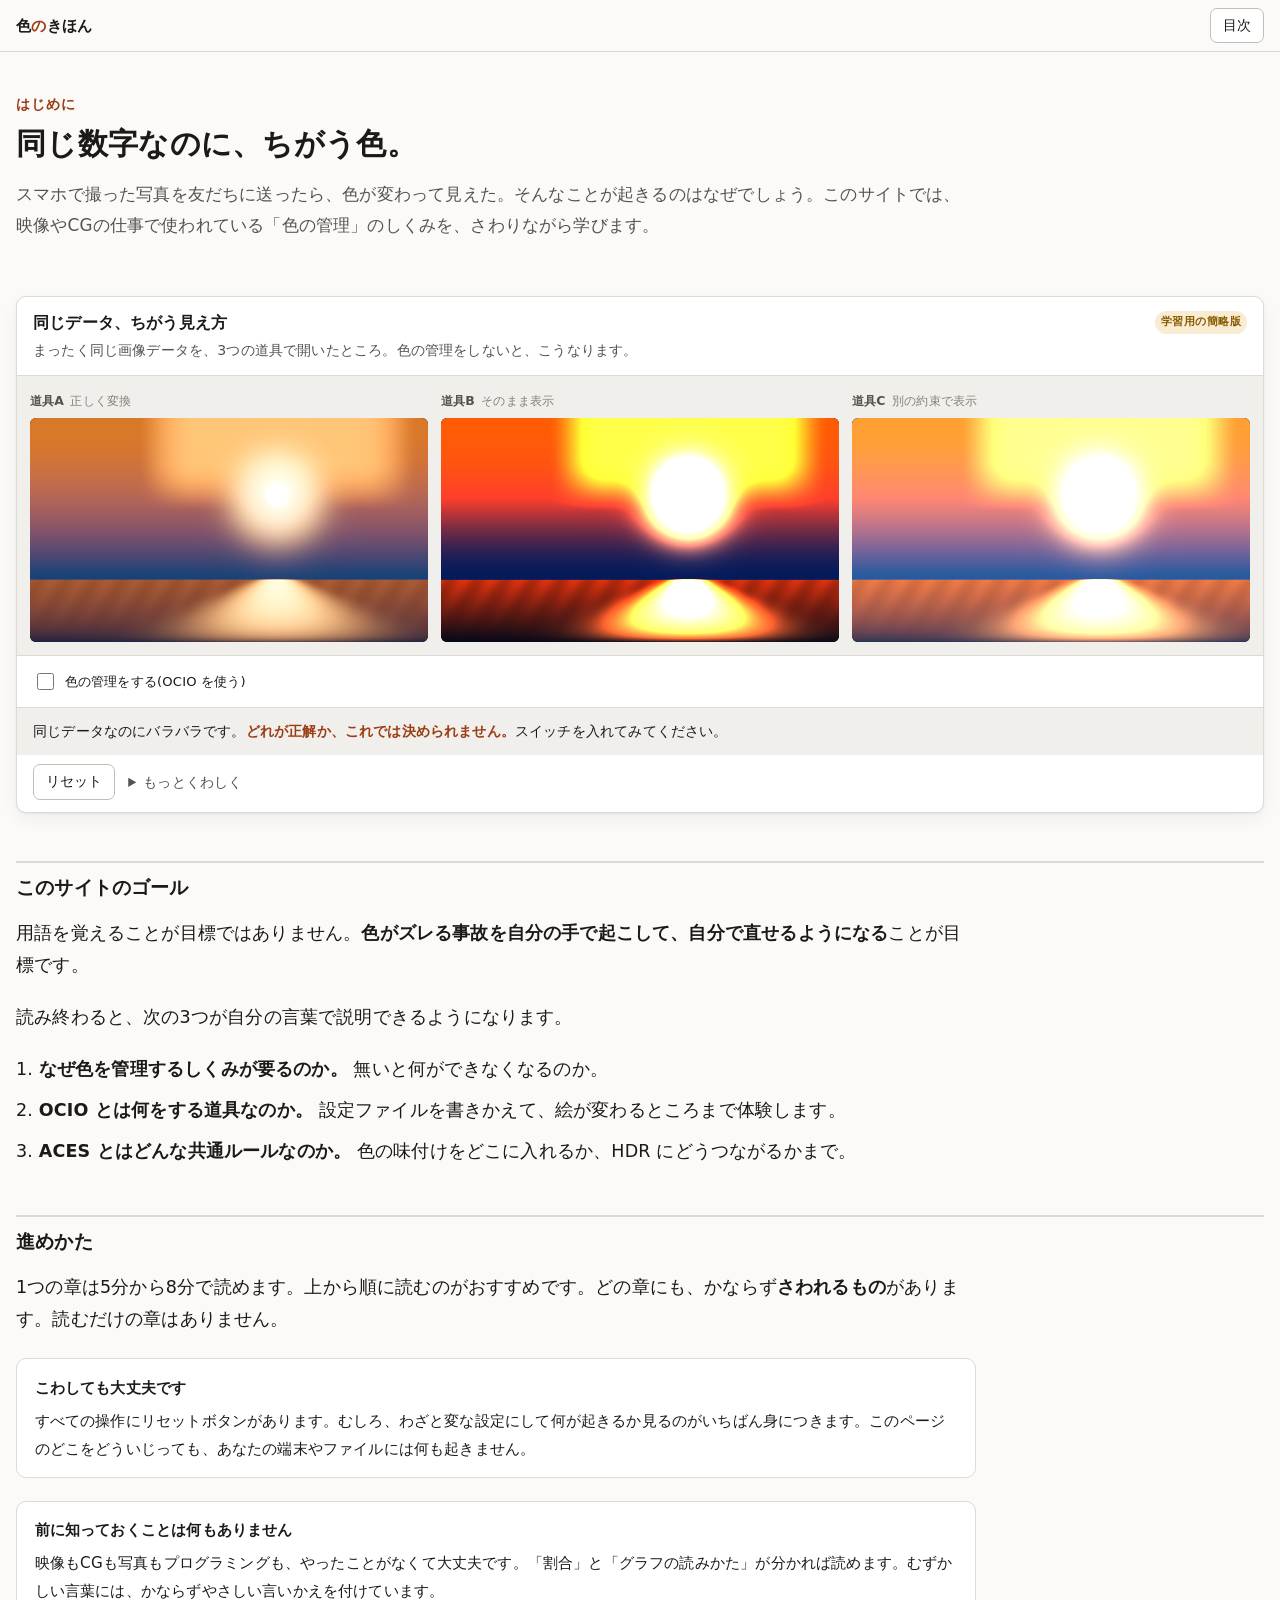
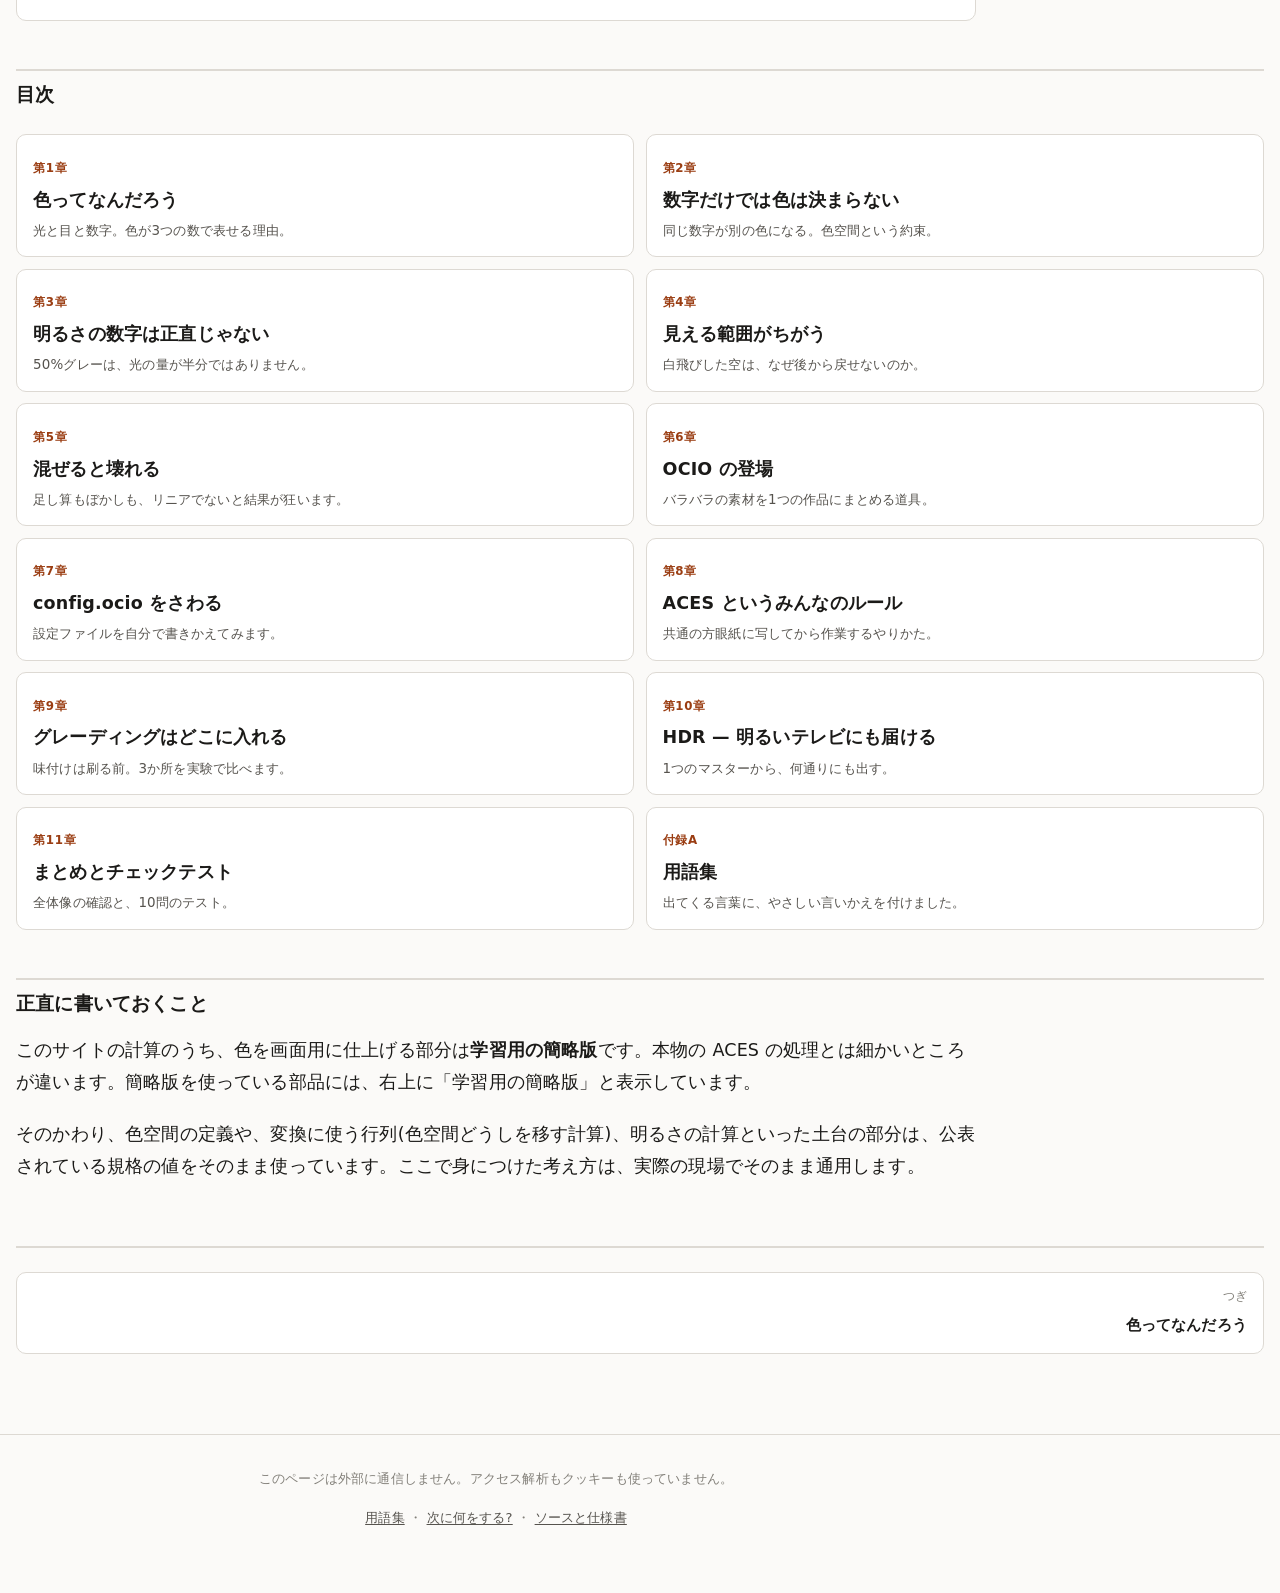
<file: index.html>
<!DOCTYPE html>
<html lang="ja">
<head>
<meta charset="utf-8">
<meta name="viewport" content="width=device-width, initial-scale=1">
<title>はじめに | 色のきほん — OCIO と ACES をさわって学ぶ</title>
<meta name="description" content="このサイトの歩き方">
<meta name="color-scheme" content="light dark">
<link rel="stylesheet" href="assets/css/site.css">
<link rel="icon" href="data:image/svg+xml,%3Csvg xmlns='http://www.w3.org/2000/svg' viewBox='0 0 32 32'%3E%3Crect width='32' height='32' rx='7' fill='%239a3d12'/%3E%3Ccircle cx='12' cy='13' r='6' fill='%23f2b134'/%3E%3Ccircle cx='20' cy='19' r='6' fill='%23e8e4dc' opacity='.85'/%3E%3C/svg%3E">
<script type="module" src="js/main.js"></script>
</head>
<body data-chapter="">
<header class="site-header">
  <div class="site-header-inner">
    <p class="site-title"><a href="index.html">色<span>の</span>きほん</a></p>
    <button class="btn nav-toggle" type="button" aria-controls="chapter-nav" aria-expanded="true" hidden>目次</button>
  </div>
  <nav class="chapter-nav" id="chapter-nav" aria-label="目次">
    <ol>
      <li><a href="index.html" aria-current="page"><span class="num">0</span>はじめに</a></li>
      <li><a href="ch01.html"><span class="num">1</span>色ってなんだろう</a></li>
      <li><a href="ch02.html"><span class="num">2</span>数字だけでは色は決まらない</a></li>
      <li><a href="ch03.html"><span class="num">3</span>明るさの数字は正直じゃない</a></li>
      <li><a href="ch04.html"><span class="num">4</span>見える範囲がちがう</a></li>
      <li><a href="ch05.html"><span class="num">5</span>混ぜると壊れる</a></li>
      <li><a href="ch06.html"><span class="num">6</span>OCIO の登場</a></li>
      <li><a href="ch07.html"><span class="num">7</span>config.ocio をさわる</a></li>
      <li><a href="ch08.html"><span class="num">8</span>ACES というみんなのルール</a></li>
      <li><a href="ch09.html"><span class="num">9</span>グレーディングはどこに入れる</a></li>
      <li><a href="ch10.html"><span class="num">10</span>HDR — 明るいテレビにも届ける</a></li>
      <li><a href="ch11.html"><span class="num">11</span>まとめとチェックテスト</a></li>
      <li><a href="glossary.html"><span class="num">A</span>用語集</a></li>
      <li><a href="next.html"><span class="num">B</span>次に何をする?</a></li>
    </ol>
  </nav>
</header>
<main>
<!-- BODY:START -->
<div class="hero">
  <p class="chapter-kicker">はじめに</p>
  <h1>同じ数字なのに、ちがう色。</h1>
  <p class="lead">
    スマホで撮った写真を友だちに送ったら、色が変わって見えた。そんなことが起きるのはなぜでしょう。このサイトでは、映像やCGの仕事で使われている「色の管理」のしくみを、さわりながら学びます。</p>
</div>

<div data-widget="hero-demo" class="js-mount">
  <div class="js-required">
    <p class="fallback-title">ここは動かして見る部分です</p>
    <p>JavaScript を有効にすると、色がズレる様子をその場で見られます。本文だけでも読み進められます。</p>
  </div>
</div>

<h2>このサイトのゴール</h2>

<p>
  用語を覚えることが目標ではありません。<strong>色がズレる事故を自分の手で起こして、自分で直せるようになる</strong>ことが目標です。</p>

<p>読み終わると、次の3つが自分の言葉で説明できるようになります。</p>

<ol>
  <li><strong>なぜ色を管理するしくみが要るのか。</strong> 無いと何ができなくなるのか。</li>
  <li><strong>OCIO とは何をする道具なのか。</strong> 設定ファイルを書きかえて、絵が変わるところまで体験します。</li>
  <li><strong>ACES とはどんな共通ルールなのか。</strong> 色の味付けをどこに入れるか、HDR にどうつながるかまで。</li>
</ol>

<h2>進めかた</h2>

<p>
  1つの章は5分から8分で読めます。上から順に読むのがおすすめです。どの章にも、かならず<strong>さわれるもの</strong>があります。読むだけの章はありません。</p>

<div class="note">
  <p class="note-title">こわしても大丈夫です</p>
  <p>
    すべての操作にリセットボタンがあります。むしろ、わざと変な設定にして何が起きるか見るのがいちばん身につきます。このページのどこをどういじっても、あなたの端末やファイルには何も起きません。</p>
</div>

<div class="note">
  <p class="note-title">前に知っておくことは何もありません</p>
  <p>
    映像もCGも写真もプログラミングも、やったことがなくて大丈夫です。「割合」と「グラフの読みかた」が分かれば読めます。むずかしい言葉には、かならずやさしい言いかえを付けています。</p>
</div>

<h2>目次</h2>

<p data-storage-notice hidden class="note"></p>

<ul class="toc-grid">
  <li><a class="toc-card" href="ch01.html" data-chapter="ch01">
    <span class="n">第1章</span><span class="t">色ってなんだろう</span>
    <span class="d">光と目と数字。色が3つの数で表せる理由。</span></a></li>
  <li><a class="toc-card" href="ch02.html" data-chapter="ch02">
    <span class="n">第2章</span><span class="t">数字だけでは色は決まらない</span>
    <span class="d">同じ数字が別の色になる。色空間という約束。</span></a></li>
  <li><a class="toc-card" href="ch03.html" data-chapter="ch03">
    <span class="n">第3章</span><span class="t">明るさの数字は正直じゃない</span>
    <span class="d">50%グレーは、光の量が半分ではありません。</span></a></li>
  <li><a class="toc-card" href="ch04.html" data-chapter="ch04">
    <span class="n">第4章</span><span class="t">見える範囲がちがう</span>
    <span class="d">白飛びした空は、なぜ後から戻せないのか。</span></a></li>
  <li><a class="toc-card" href="ch05.html" data-chapter="ch05">
    <span class="n">第5章</span><span class="t">混ぜると壊れる</span>
    <span class="d">足し算もぼかしも、リニアでないと結果が狂います。</span></a></li>
  <li><a class="toc-card" href="ch06.html" data-chapter="ch06">
    <span class="n">第6章</span><span class="t">OCIO の登場</span>
    <span class="d">バラバラの素材を1つの作品にまとめる道具。</span></a></li>
  <li><a class="toc-card" href="ch07.html" data-chapter="ch07">
    <span class="n">第7章</span><span class="t">config.ocio をさわる</span>
    <span class="d">設定ファイルを自分で書きかえてみます。</span></a></li>
  <li><a class="toc-card" href="ch08.html" data-chapter="ch08">
    <span class="n">第8章</span><span class="t">ACES というみんなのルール</span>
    <span class="d">共通の方眼紙に写してから作業するやりかた。</span></a></li>
  <li><a class="toc-card" href="ch09.html" data-chapter="ch09">
    <span class="n">第9章</span><span class="t">グレーディングはどこに入れる</span>
    <span class="d">味付けは刷る前。3か所を実験で比べます。</span></a></li>
  <li><a class="toc-card" href="ch10.html" data-chapter="ch10">
    <span class="n">第10章</span><span class="t">HDR — 明るいテレビにも届ける</span>
    <span class="d">1つのマスターから、何通りにも出す。</span></a></li>
  <li><a class="toc-card" href="ch11.html" data-chapter="ch11">
    <span class="n">第11章</span><span class="t">まとめとチェックテスト</span>
    <span class="d">全体像の確認と、10問のテスト。</span></a></li>
  <li><a class="toc-card" href="glossary.html">
    <span class="n">付録A</span><span class="t">用語集</span>
    <span class="d">出てくる言葉に、やさしい言いかえを付けました。</span></a></li>
</ul>

<h2>正直に書いておくこと</h2>

<p>
  このサイトの計算のうち、色を画面用に仕上げる部分は<strong>学習用の簡略版</strong>です。本物の ACES の処理とは細かいところが違います。簡略版を使っている部品には、右上に「学習用の簡略版」と表示しています。</p>

<p>
  そのかわり、色空間の定義や、変換に使う行列(色空間どうしを移す計算)、明るさの計算といった土台の部分は、公表されている規格の値をそのまま使っています。ここで身につけた考え方は、実際の現場でそのまま通用します。</p>
<!-- BODY:END -->
<nav class="chapter-foot" aria-label="前後の章">
    <a class="next" href="ch01.html" rel="next"><span class="dir">つぎ</span><span class="ttl">色ってなんだろう</span></a>
  </nav>
</main>
<footer class="site-footer">
  <p>このページは外部に通信しません。アクセス解析もクッキーも使っていません。</p>
  <p><a href="glossary.html">用語集</a> ・ <a href="next.html">次に何をする?</a> ・
     <a href="https://github.com/ytaniytani/OCIO-basics">ソースと仕様書</a></p>
</footer>
</body>
</html>
</file>
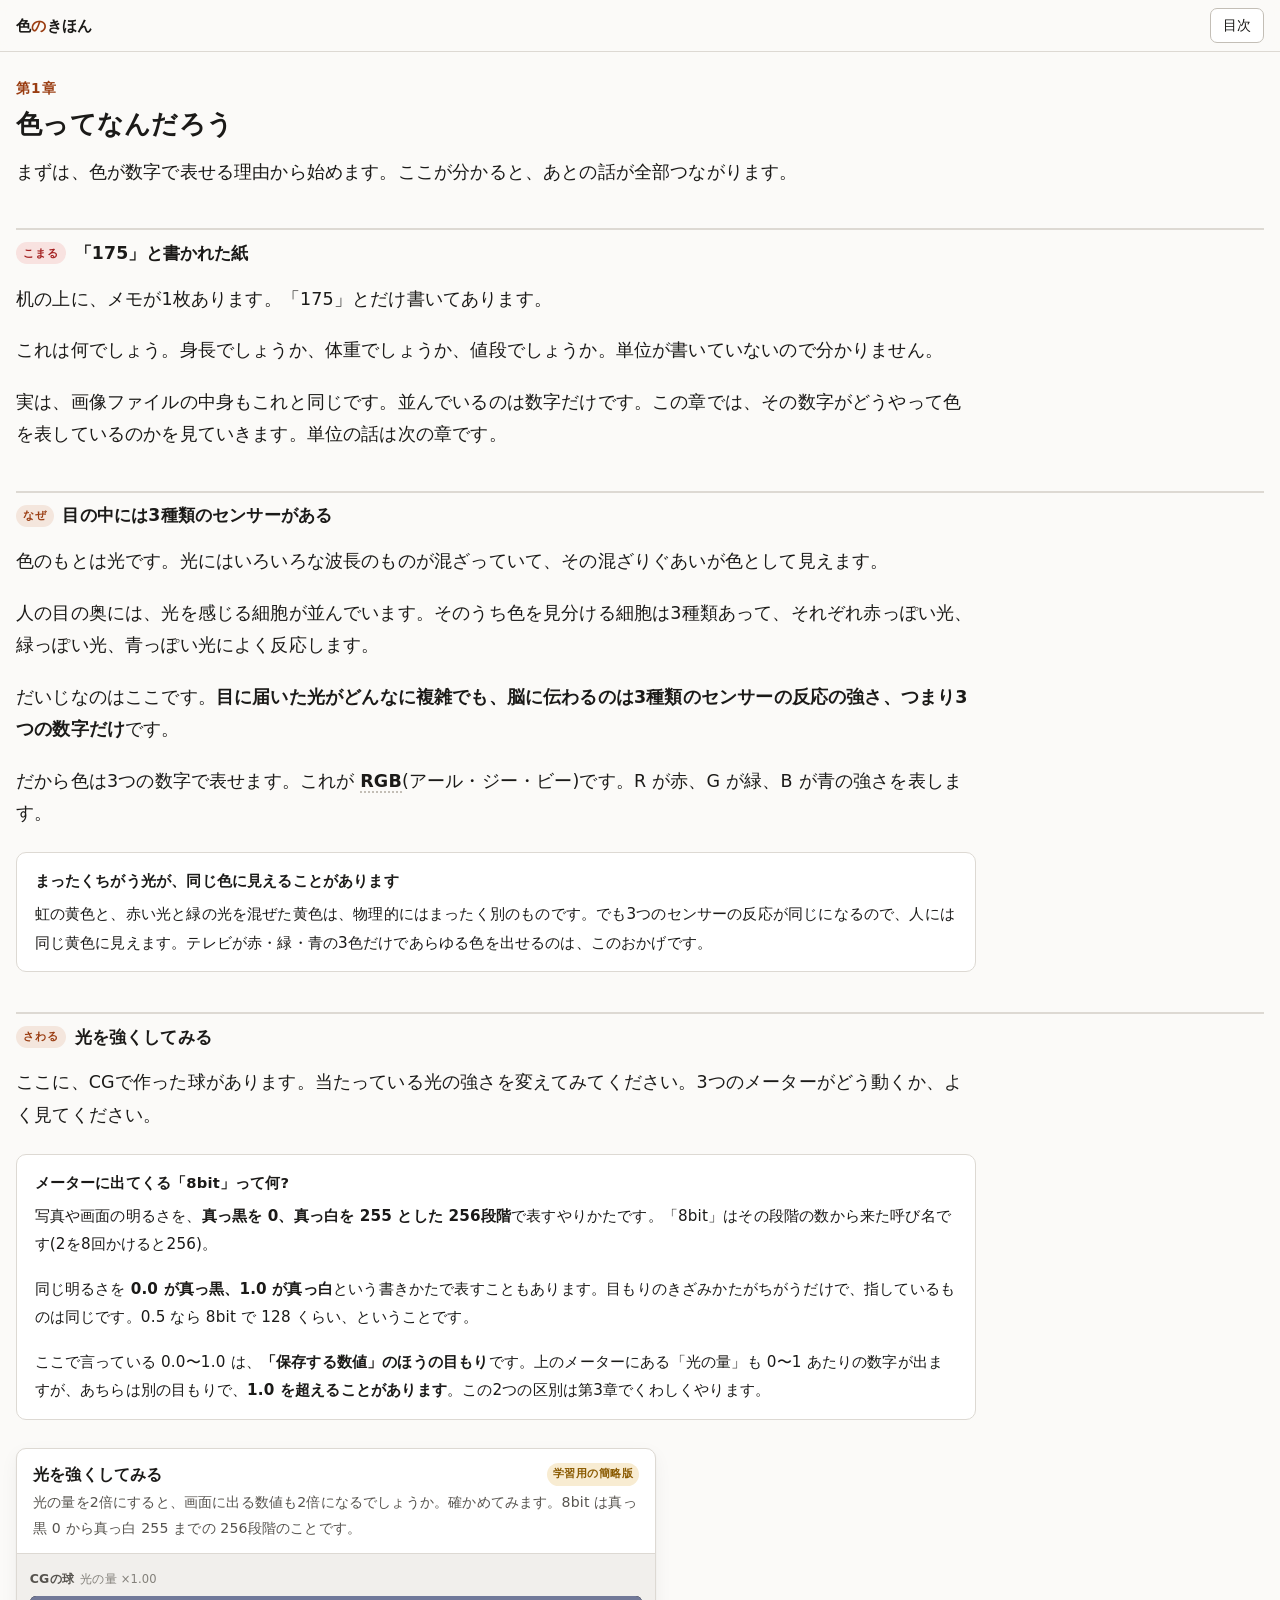
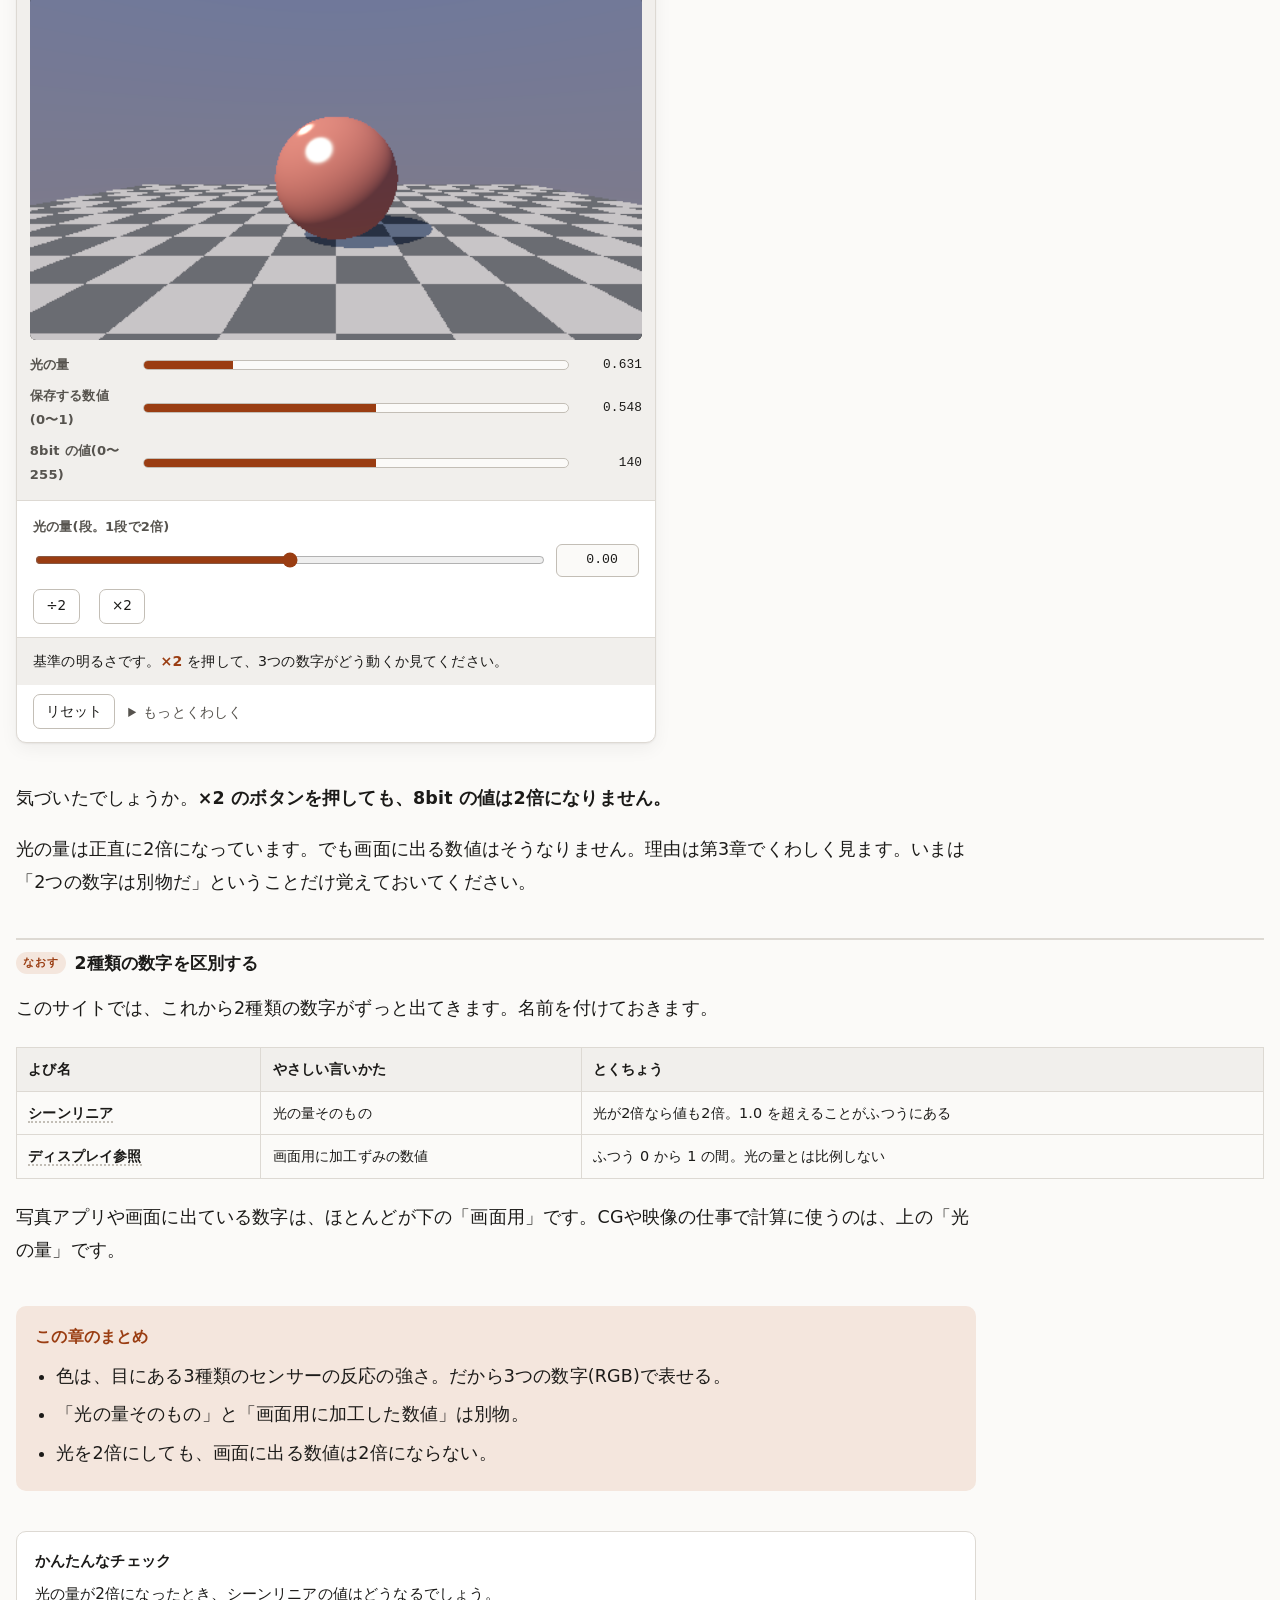
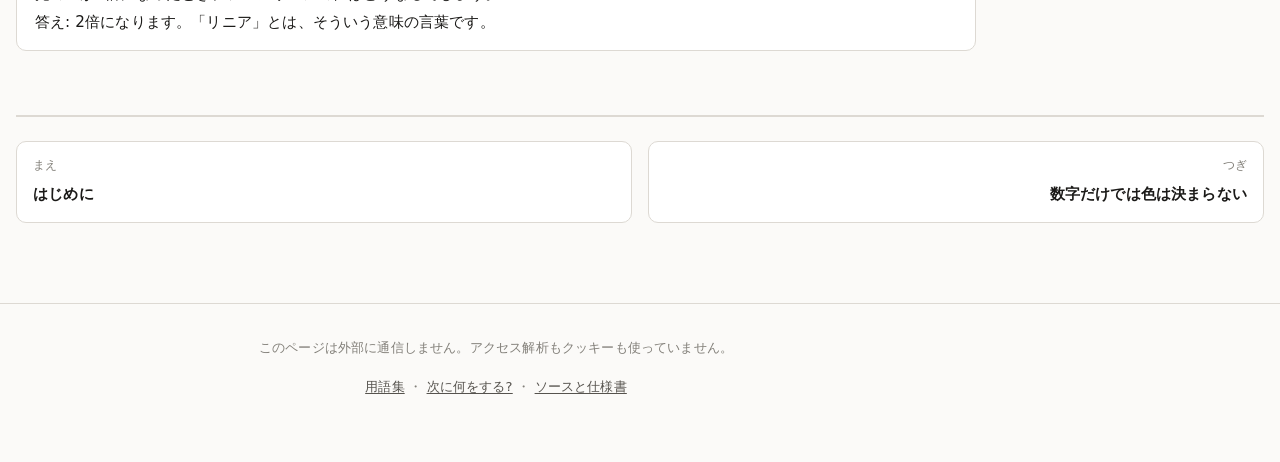
<file: ch01.html>
<!DOCTYPE html>
<html lang="ja">
<head>
<meta charset="utf-8">
<meta name="viewport" content="width=device-width, initial-scale=1">
<title>色ってなんだろう | 色のきほん — OCIO と ACES をさわって学ぶ</title>
<meta name="description" content="光と目と数字。色が3つの数で表せる理由">
<meta name="color-scheme" content="light dark">
<link rel="stylesheet" href="assets/css/site.css">
<link rel="icon" href="data:image/svg+xml,%3Csvg xmlns='http://www.w3.org/2000/svg' viewBox='0 0 32 32'%3E%3Crect width='32' height='32' rx='7' fill='%239a3d12'/%3E%3Ccircle cx='12' cy='13' r='6' fill='%23f2b134'/%3E%3Ccircle cx='20' cy='19' r='6' fill='%23e8e4dc' opacity='.85'/%3E%3C/svg%3E">
<script type="module" src="js/main.js"></script>
</head>
<body data-chapter="ch01">
<header class="site-header">
  <div class="site-header-inner">
    <p class="site-title"><a href="index.html">色<span>の</span>きほん</a></p>
    <button class="btn nav-toggle" type="button" aria-controls="chapter-nav" aria-expanded="true" hidden>目次</button>
  </div>
  <nav class="chapter-nav" id="chapter-nav" aria-label="目次">
    <ol>
      <li><a href="index.html"><span class="num">0</span>はじめに</a></li>
      <li><a href="ch01.html" aria-current="page"><span class="num">1</span>色ってなんだろう</a></li>
      <li><a href="ch02.html"><span class="num">2</span>数字だけでは色は決まらない</a></li>
      <li><a href="ch03.html"><span class="num">3</span>明るさの数字は正直じゃない</a></li>
      <li><a href="ch04.html"><span class="num">4</span>見える範囲がちがう</a></li>
      <li><a href="ch05.html"><span class="num">5</span>混ぜると壊れる</a></li>
      <li><a href="ch06.html"><span class="num">6</span>OCIO の登場</a></li>
      <li><a href="ch07.html"><span class="num">7</span>config.ocio をさわる</a></li>
      <li><a href="ch08.html"><span class="num">8</span>ACES というみんなのルール</a></li>
      <li><a href="ch09.html"><span class="num">9</span>グレーディングはどこに入れる</a></li>
      <li><a href="ch10.html"><span class="num">10</span>HDR — 明るいテレビにも届ける</a></li>
      <li><a href="ch11.html"><span class="num">11</span>まとめとチェックテスト</a></li>
      <li><a href="glossary.html"><span class="num">A</span>用語集</a></li>
      <li><a href="next.html"><span class="num">B</span>次に何をする?</a></li>
    </ol>
  </nav>
</header>
<main>
<!-- BODY:START -->
<p class="chapter-kicker">第1章</p>
<h1>色ってなんだろう</h1>
<p class="lead">まずは、色が数字で表せる理由から始めます。ここが分かると、あとの話が全部つながります。</p>

<h2 class="step step-trouble" data-step="こまる">「175」と書かれた紙</h2>

<p>机の上に、メモが1枚あります。「175」とだけ書いてあります。</p>

<p>これは何でしょう。身長でしょうか、体重でしょうか、値段でしょうか。単位が書いていないので分かりません。</p>

<p>実は、画像ファイルの中身もこれと同じです。並んでいるのは数字だけです。この章では、その数字がどうやって色を表しているのかを見ていきます。単位の話は次の章です。</p>

<h2 class="step" data-step="なぜ">目の中には3種類のセンサーがある</h2>

<p>色のもとは光です。光にはいろいろな波長のものが混ざっていて、その混ざりぐあいが色として見えます。</p>

<p>人の目の奥には、光を感じる細胞が並んでいます。そのうち色を見分ける細胞は3種類あって、それぞれ赤っぽい光、緑っぽい光、青っぽい光によく反応します。</p>

<p>だいじなのはここです。<strong>目に届いた光がどんなに複雑でも、脳に伝わるのは3種類のセンサーの反応の強さ、つまり3つの数字だけ</strong>です。</p>

<p>だから色は3つの数字で表せます。これが <span class="term">RGB</span>(アール・ジー・ビー)です。R が赤、G が緑、B が青の強さを表します。</p>

<div class="note">
  <p class="note-title">まったくちがう光が、同じ色に見えることがあります</p>
  <p>虹の黄色と、赤い光と緑の光を混ぜた黄色は、物理的にはまったく別のものです。でも3つのセンサーの反応が同じになるので、人には同じ黄色に見えます。テレビが赤・緑・青の3色だけであらゆる色を出せるのは、このおかげです。</p>
</div>

<h2 class="step" data-step="さわる">光を強くしてみる</h2>

<p>ここに、CGで作った球があります。当たっている光の強さを変えてみてください。3つのメーターがどう動くか、よく見てください。</p>

<div class="note">
  <p class="note-title">メーターに出てくる「8bit」って何?</p>
  <p>写真や画面の明るさを、<strong>真っ黒を 0、真っ白を 255 とした 256段階</strong>で表すやりかたです。「8bit」はその段階の数から来た呼び名です(2を8回かけると256)。</p>
  <p>同じ明るさを <strong>0.0 が真っ黒、1.0 が真っ白</strong>という書きかたで表すこともあります。目もりのきざみかたがちがうだけで、指しているものは同じです。0.5 なら 8bit で 128 くらい、ということです。</p>
  <p>ここで言っている 0.0〜1.0 は、<strong>「保存する数値」のほうの目もり</strong>です。上のメーターにある「光の量」も 0〜1 あたりの数字が出ますが、あちらは別の目もりで、<strong>1.0 を超えることがあります</strong>。この2つの区別は第3章でくわしくやります。</p>
</div>

<div data-widget="i01" class="js-mount">
  <div class="js-required">
    <p class="fallback-title">ここは動かして見る部分です</p>
    <p>JavaScript を有効にすると、光の強さを変えながら3つの数値の動きを見られます。ポイントは、光の量を2倍にしても、画面に出る数値は2倍にならないということです。</p>
  </div>
</div>

<p>気づいたでしょうか。<strong>×2 のボタンを押しても、8bit の値は2倍になりません。</strong></p>

<p>光の量は正直に2倍になっています。でも画面に出る数値はそうなりません。理由は第3章でくわしく見ます。いまは「2つの数字は別物だ」ということだけ覚えておいてください。</p>

<h2 class="step" data-step="なおす">2種類の数字を区別する</h2>

<p>このサイトでは、これから2種類の数字がずっと出てきます。名前を付けておきます。</p>

<div class="table-wrap">
<table>
<thead><tr><th>よび名</th><th>やさしい言いかた</th><th>とくちょう</th></tr></thead>
<tbody>
<tr><td><span class="term">シーンリニア</span></td><td>光の量そのもの</td><td>光が2倍なら値も2倍。1.0 を超えることがふつうにある</td></tr>
<tr><td><span class="term">ディスプレイ参照</span></td><td>画面用に加工ずみの数値</td><td>ふつう 0 から 1 の間。光の量とは比例しない</td></tr>
</tbody>
</table>
</div>

<p>写真アプリや画面に出ている数字は、ほとんどが下の「画面用」です。CGや映像の仕事で計算に使うのは、上の「光の量」です。</p>

<div class="recap">
  <h3>この章のまとめ</h3>
  <ul>
    <li>色は、目にある3種類のセンサーの反応の強さ。だから3つの数字(RGB)で表せる。</li>
    <li>「光の量そのもの」と「画面用に加工した数値」は別物。</li>
    <li>光を2倍にしても、画面に出る数値は2倍にならない。</li>
  </ul>
</div>

<div class="note">
  <p class="note-title">かんたんなチェック</p>
  <p>光の量が2倍になったとき、シーンリニアの値はどうなるでしょう。<br>
     答え: 2倍になります。「リニア」とは、そういう意味の言葉です。</p>
</div>
<!-- BODY:END -->
<nav class="chapter-foot" aria-label="前後の章">
    <a class="prev" href="index.html" rel="prev"><span class="dir">まえ</span><span class="ttl">はじめに</span></a>
    <a class="next" href="ch02.html" rel="next"><span class="dir">つぎ</span><span class="ttl">数字だけでは色は決まらない</span></a>
  </nav>
</main>
<footer class="site-footer">
  <p>このページは外部に通信しません。アクセス解析もクッキーも使っていません。</p>
  <p><a href="glossary.html">用語集</a> ・ <a href="next.html">次に何をする?</a> ・
     <a href="https://github.com/ytaniytani/OCIO-basics">ソースと仕様書</a></p>
</footer>
</body>
</html>
</file>
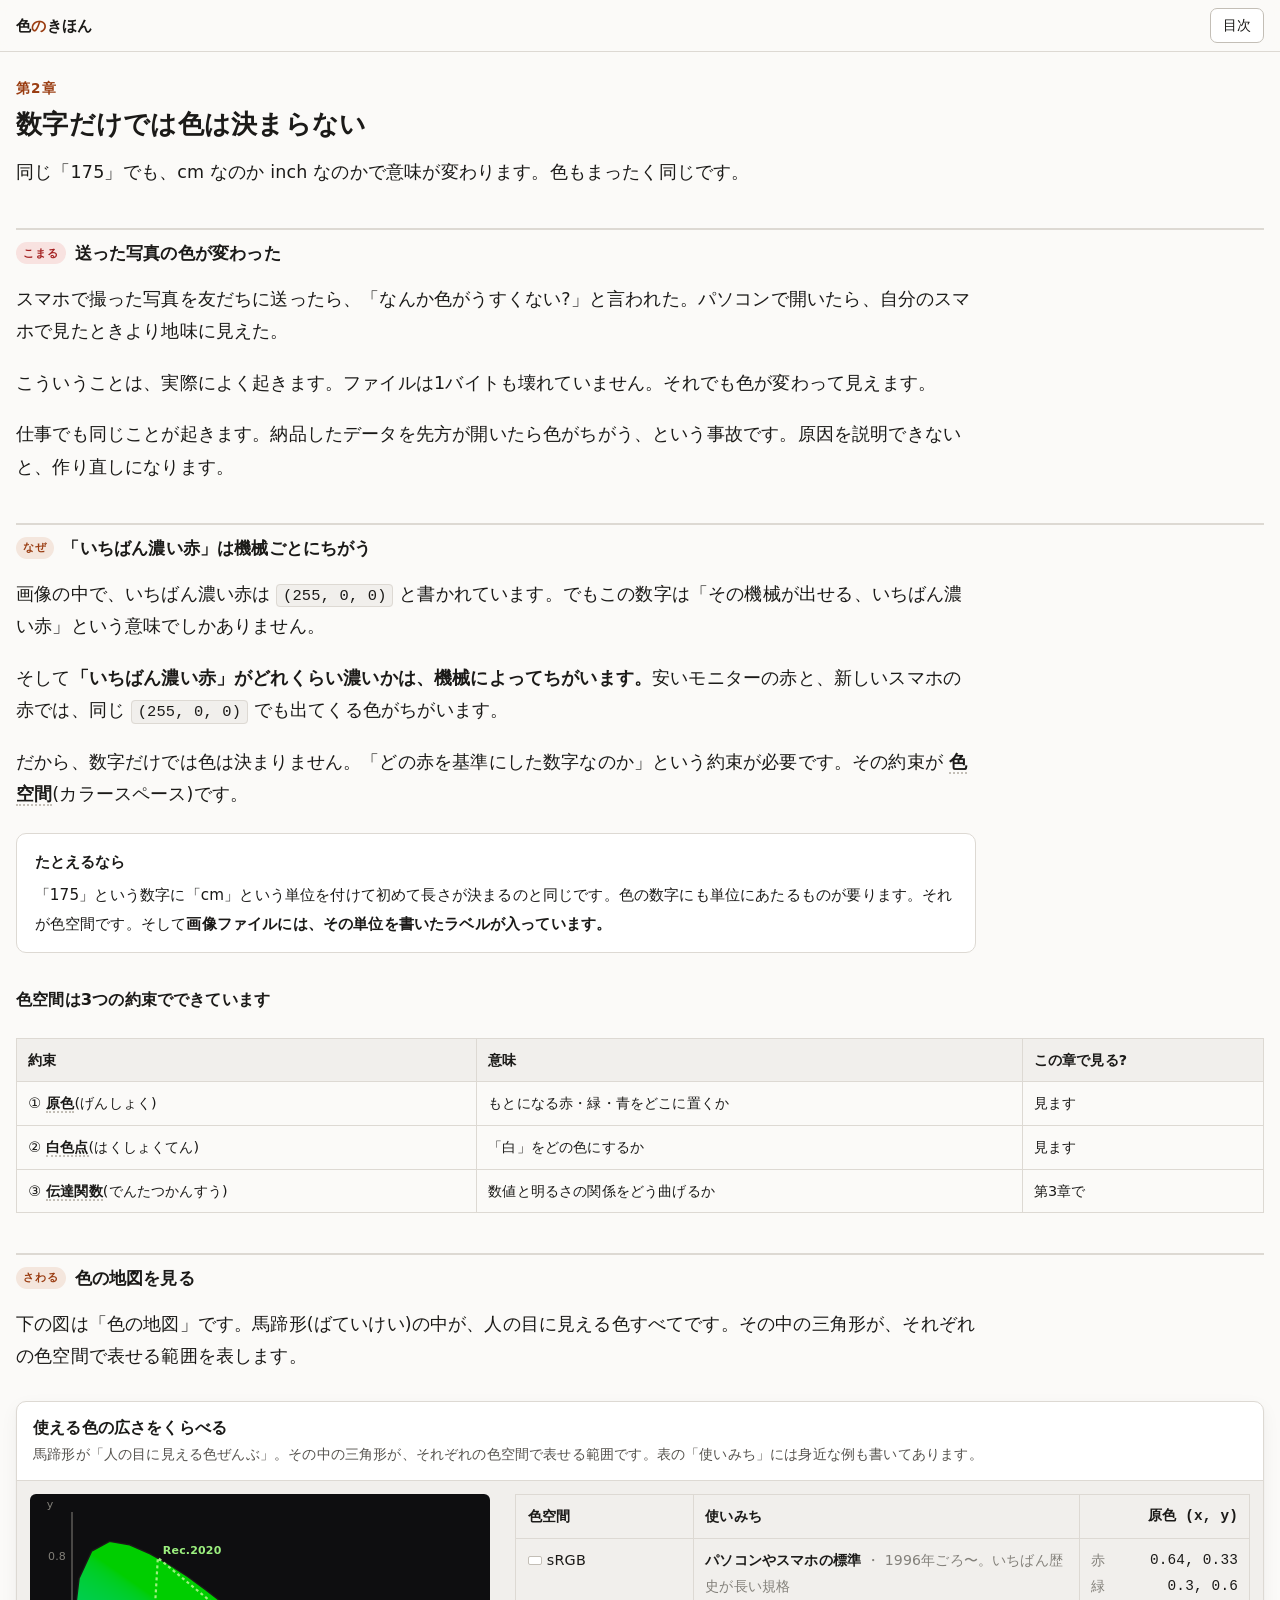
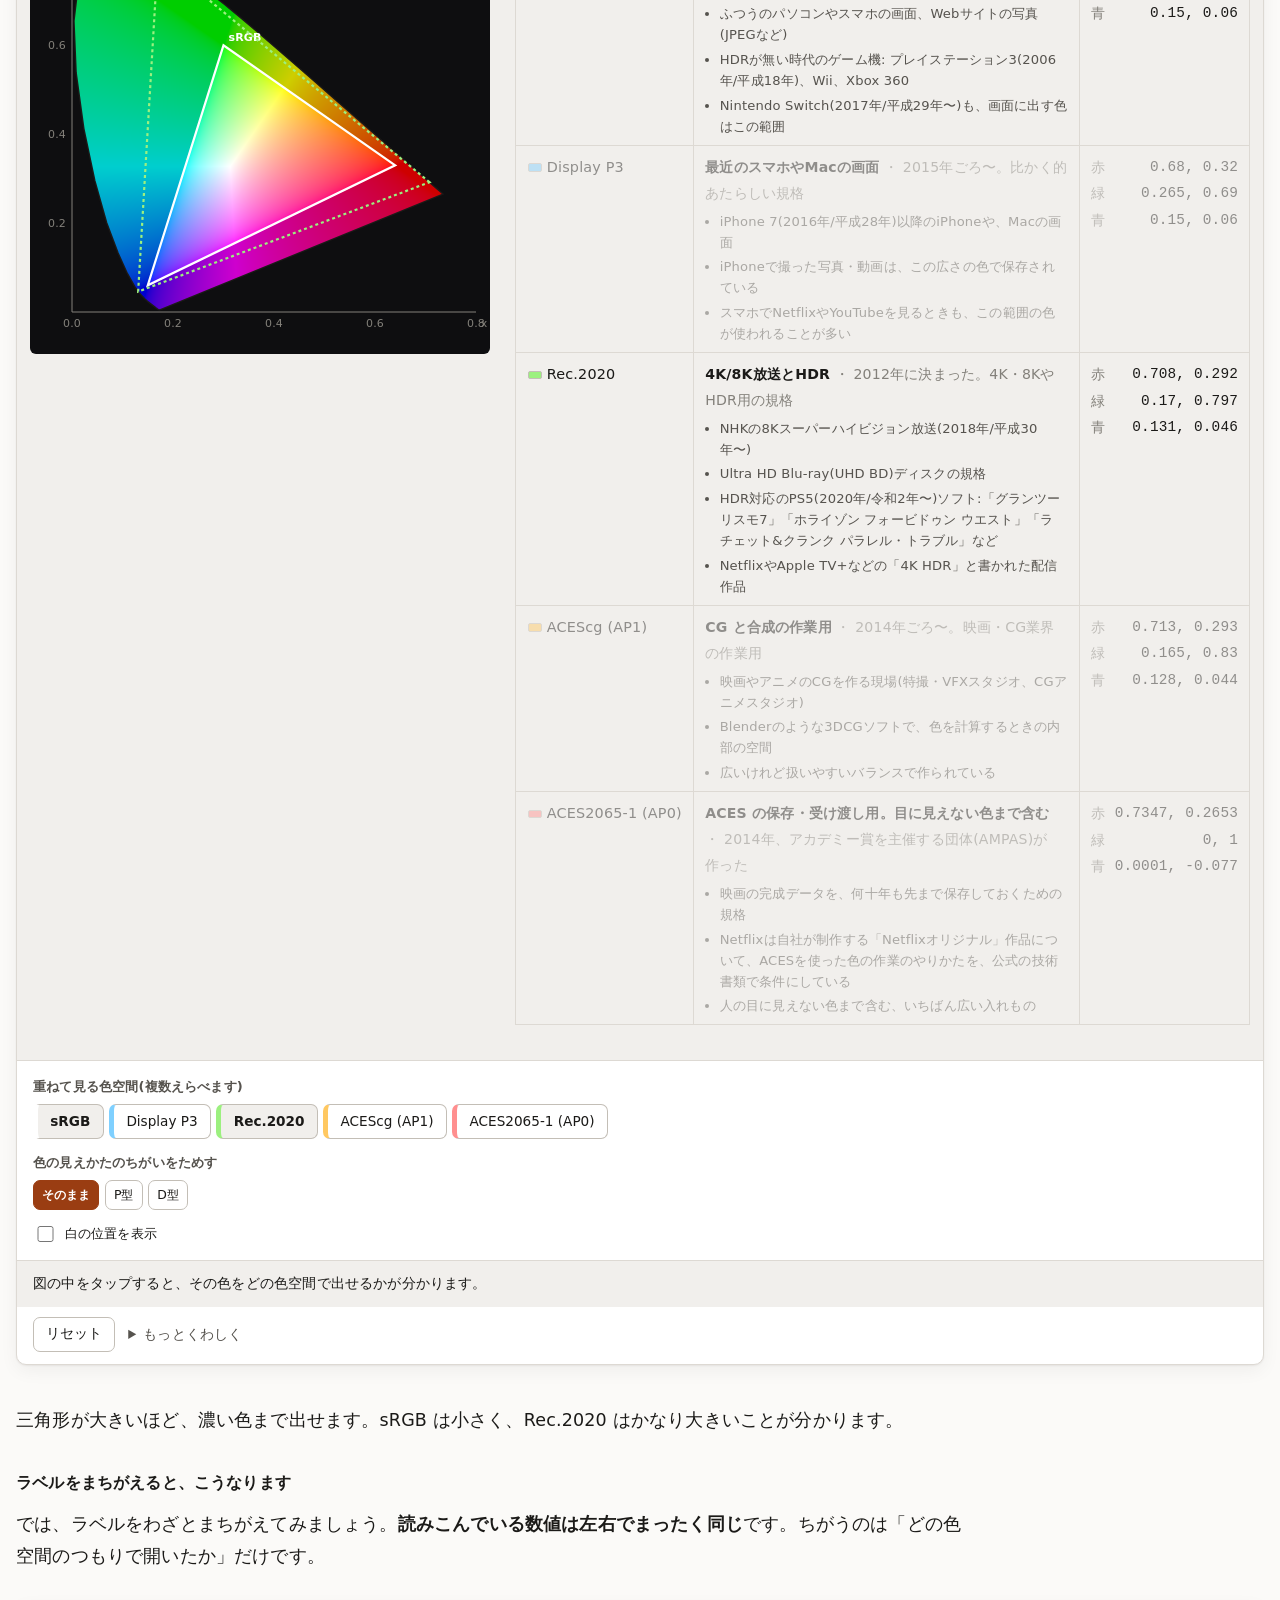
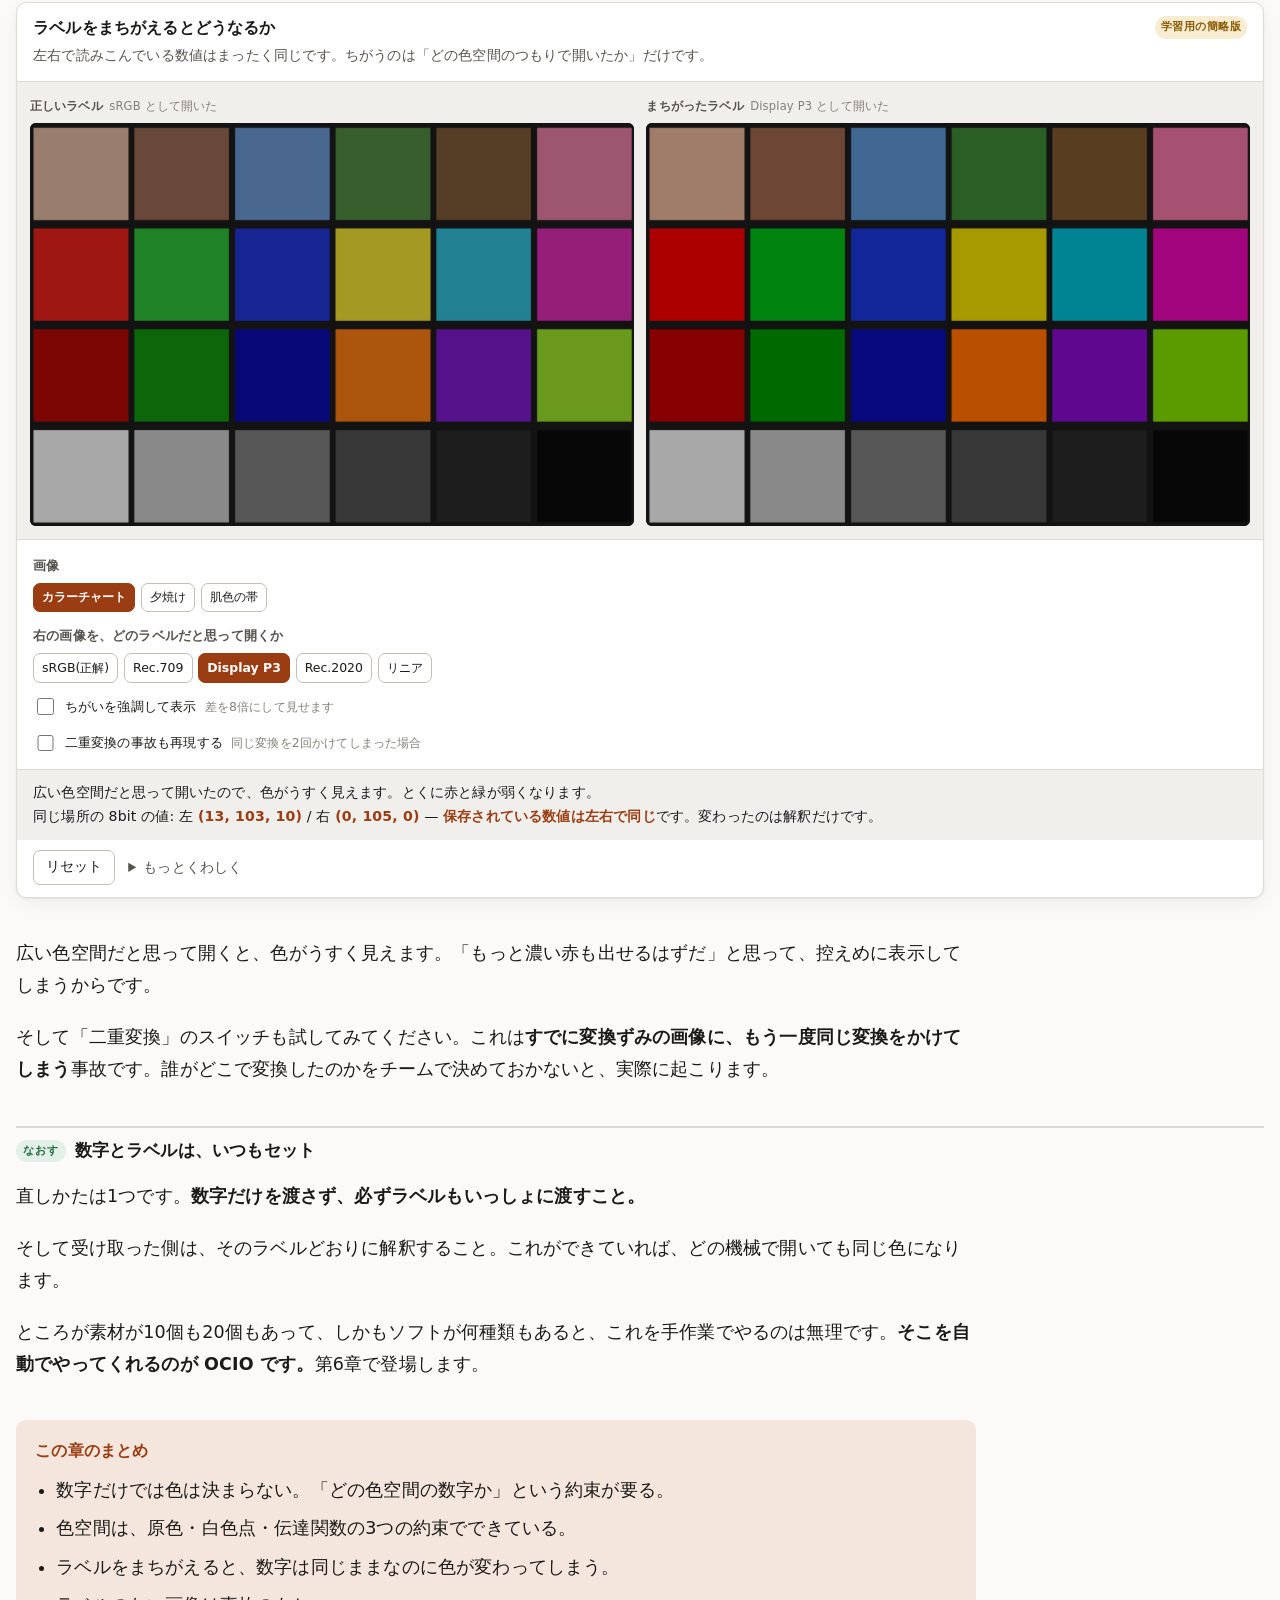
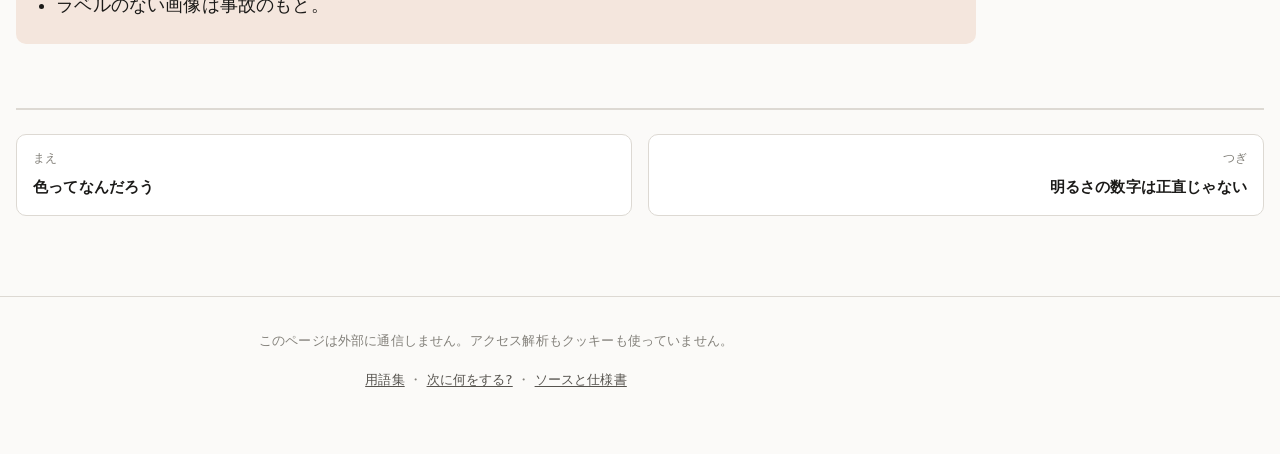
<file: ch02.html>
<!DOCTYPE html>
<html lang="ja">
<head>
<meta charset="utf-8">
<meta name="viewport" content="width=device-width, initial-scale=1">
<title>数字だけでは色は決まらない | 色のきほん — OCIO と ACES をさわって学ぶ</title>
<meta name="description" content="同じ数字が別の色になる。色空間という約束">
<meta name="color-scheme" content="light dark">
<link rel="stylesheet" href="assets/css/site.css">
<link rel="icon" href="data:image/svg+xml,%3Csvg xmlns='http://www.w3.org/2000/svg' viewBox='0 0 32 32'%3E%3Crect width='32' height='32' rx='7' fill='%239a3d12'/%3E%3Ccircle cx='12' cy='13' r='6' fill='%23f2b134'/%3E%3Ccircle cx='20' cy='19' r='6' fill='%23e8e4dc' opacity='.85'/%3E%3C/svg%3E">
<script type="module" src="js/main.js"></script>
</head>
<body data-chapter="ch02">
<header class="site-header">
  <div class="site-header-inner">
    <p class="site-title"><a href="index.html">色<span>の</span>きほん</a></p>
    <button class="btn nav-toggle" type="button" aria-controls="chapter-nav" aria-expanded="true" hidden>目次</button>
  </div>
  <nav class="chapter-nav" id="chapter-nav" aria-label="目次">
    <ol>
      <li><a href="index.html"><span class="num">0</span>はじめに</a></li>
      <li><a href="ch01.html"><span class="num">1</span>色ってなんだろう</a></li>
      <li><a href="ch02.html" aria-current="page"><span class="num">2</span>数字だけでは色は決まらない</a></li>
      <li><a href="ch03.html"><span class="num">3</span>明るさの数字は正直じゃない</a></li>
      <li><a href="ch04.html"><span class="num">4</span>見える範囲がちがう</a></li>
      <li><a href="ch05.html"><span class="num">5</span>混ぜると壊れる</a></li>
      <li><a href="ch06.html"><span class="num">6</span>OCIO の登場</a></li>
      <li><a href="ch07.html"><span class="num">7</span>config.ocio をさわる</a></li>
      <li><a href="ch08.html"><span class="num">8</span>ACES というみんなのルール</a></li>
      <li><a href="ch09.html"><span class="num">9</span>グレーディングはどこに入れる</a></li>
      <li><a href="ch10.html"><span class="num">10</span>HDR — 明るいテレビにも届ける</a></li>
      <li><a href="ch11.html"><span class="num">11</span>まとめとチェックテスト</a></li>
      <li><a href="glossary.html"><span class="num">A</span>用語集</a></li>
      <li><a href="next.html"><span class="num">B</span>次に何をする?</a></li>
    </ol>
  </nav>
</header>
<main>
<!-- BODY:START -->
<p class="chapter-kicker">第2章</p>
<h1>数字だけでは色は決まらない</h1>
<p class="lead">同じ「175」でも、cm なのか inch なのかで意味が変わります。色もまったく同じです。</p>

<h2 class="step step-trouble" data-step="こまる">送った写真の色が変わった</h2>

<p>スマホで撮った写真を友だちに送ったら、「なんか色がうすくない?」と言われた。パソコンで開いたら、自分のスマホで見たときより地味に見えた。</p>

<p>こういうことは、実際によく起きます。ファイルは1バイトも壊れていません。それでも色が変わって見えます。</p>

<p>仕事でも同じことが起きます。納品したデータを先方が開いたら色がちがう、という事故です。原因を説明できないと、作り直しになります。</p>

<h2 class="step" data-step="なぜ">「いちばん濃い赤」は機械ごとにちがう</h2>

<p>画像の中で、いちばん濃い赤は <code>(255, 0, 0)</code> と書かれています。でもこの数字は「その機械が出せる、いちばん濃い赤」という意味でしかありません。</p>

<p>そして<strong>「いちばん濃い赤」がどれくらい濃いかは、機械によってちがいます。</strong>安いモニターの赤と、新しいスマホの赤では、同じ <code>(255, 0, 0)</code> でも出てくる色がちがいます。</p>

<p>だから、数字だけでは色は決まりません。「どの赤を基準にした数字なのか」という約束が必要です。その約束が <span class="term">色空間</span>(カラースペース)です。</p>

<div class="note">
  <p class="note-title">たとえるなら</p>
  <p>「175」という数字に「cm」という単位を付けて初めて長さが決まるのと同じです。色の数字にも単位にあたるものが要ります。それが色空間です。そして<strong>画像ファイルには、その単位を書いたラベルが入っています。</strong></p>
</div>

<h3>色空間は3つの約束でできています</h3>

<div class="table-wrap">
<table>
<thead><tr><th>約束</th><th>意味</th><th>この章で見る?</th></tr></thead>
<tbody>
<tr><td>① <span class="term">原色</span>(げんしょく)</td><td>もとになる赤・緑・青をどこに置くか</td><td>見ます</td></tr>
<tr><td>② <span class="term">白色点</span>(はくしょくてん)</td><td>「白」をどの色にするか</td><td>見ます</td></tr>
<tr><td>③ <span class="term">伝達関数</span>(でんたつかんすう)</td><td>数値と明るさの関係をどう曲げるか</td><td>第3章で</td></tr>
</tbody>
</table>
</div>

<h2 class="step" data-step="さわる">色の地図を見る</h2>

<p>下の図は「色の地図」です。馬蹄形(ばていけい)の中が、人の目に見える色すべてです。その中の三角形が、それぞれの色空間で表せる範囲を表します。</p>

<div data-widget="i04" class="js-mount">
  <div class="js-required">
    <p class="fallback-title">ここは動かして見る部分です</p>
    <p>JavaScript を有効にすると、色空間ごとの範囲を重ねて比べられます。sRGB がいちばん小さく、Rec.2020 はかなり大きく、ACES2065-1 は馬蹄形からはみ出すほど大きい、という関係です。</p>
  </div>
</div>

<p>三角形が大きいほど、濃い色まで出せます。sRGB は小さく、Rec.2020 はかなり大きいことが分かります。</p>

<h3>ラベルをまちがえると、こうなります</h3>

<p>では、ラベルをわざとまちがえてみましょう。<strong>読みこんでいる数値は左右でまったく同じ</strong>です。ちがうのは「どの色空間のつもりで開いたか」だけです。</p>

<div data-widget="i05" class="js-mount">
  <div class="js-required">
    <p class="fallback-title">ここは動かして見る部分です</p>
    <p>JavaScript を有効にすると、色空間のラベルをまちがえたときに色がどう転ぶかを比べられます。広い色空間だと思って開くと色がうすくなり、リニアだと思って開くと白っぽくなります。</p>
  </div>
</div>

<p>広い色空間だと思って開くと、色がうすく見えます。「もっと濃い赤も出せるはずだ」と思って、控えめに表示してしまうからです。</p>

<p>そして「二重変換」のスイッチも試してみてください。これは<strong>すでに変換ずみの画像に、もう一度同じ変換をかけてしまう</strong>事故です。誰がどこで変換したのかをチームで決めておかないと、実際に起こります。</p>

<h2 class="step step-fix" data-step="なおす">数字とラベルは、いつもセット</h2>

<p>直しかたは1つです。<strong>数字だけを渡さず、必ずラベルもいっしょに渡すこと。</strong></p>

<p>そして受け取った側は、そのラベルどおりに解釈すること。これができていれば、どの機械で開いても同じ色になります。</p>

<p>ところが素材が10個も20個もあって、しかもソフトが何種類もあると、これを手作業でやるのは無理です。<strong>そこを自動でやってくれるのが OCIO です。</strong>第6章で登場します。</p>

<div class="recap">
  <h3>この章のまとめ</h3>
  <ul>
    <li>数字だけでは色は決まらない。「どの色空間の数字か」という約束が要る。</li>
    <li>色空間は、原色・白色点・伝達関数の3つの約束でできている。</li>
    <li>ラベルをまちがえると、数字は同じままなのに色が変わってしまう。</li>
    <li>ラベルのない画像は事故のもと。</li>
  </ul>
</div>
<!-- BODY:END -->
<nav class="chapter-foot" aria-label="前後の章">
    <a class="prev" href="ch01.html" rel="prev"><span class="dir">まえ</span><span class="ttl">色ってなんだろう</span></a>
    <a class="next" href="ch03.html" rel="next"><span class="dir">つぎ</span><span class="ttl">明るさの数字は正直じゃない</span></a>
  </nav>
</main>
<footer class="site-footer">
  <p>このページは外部に通信しません。アクセス解析もクッキーも使っていません。</p>
  <p><a href="glossary.html">用語集</a> ・ <a href="next.html">次に何をする?</a> ・
     <a href="https://github.com/ytaniytani/OCIO-basics">ソースと仕様書</a></p>
</footer>
</body>
</html>
</file>
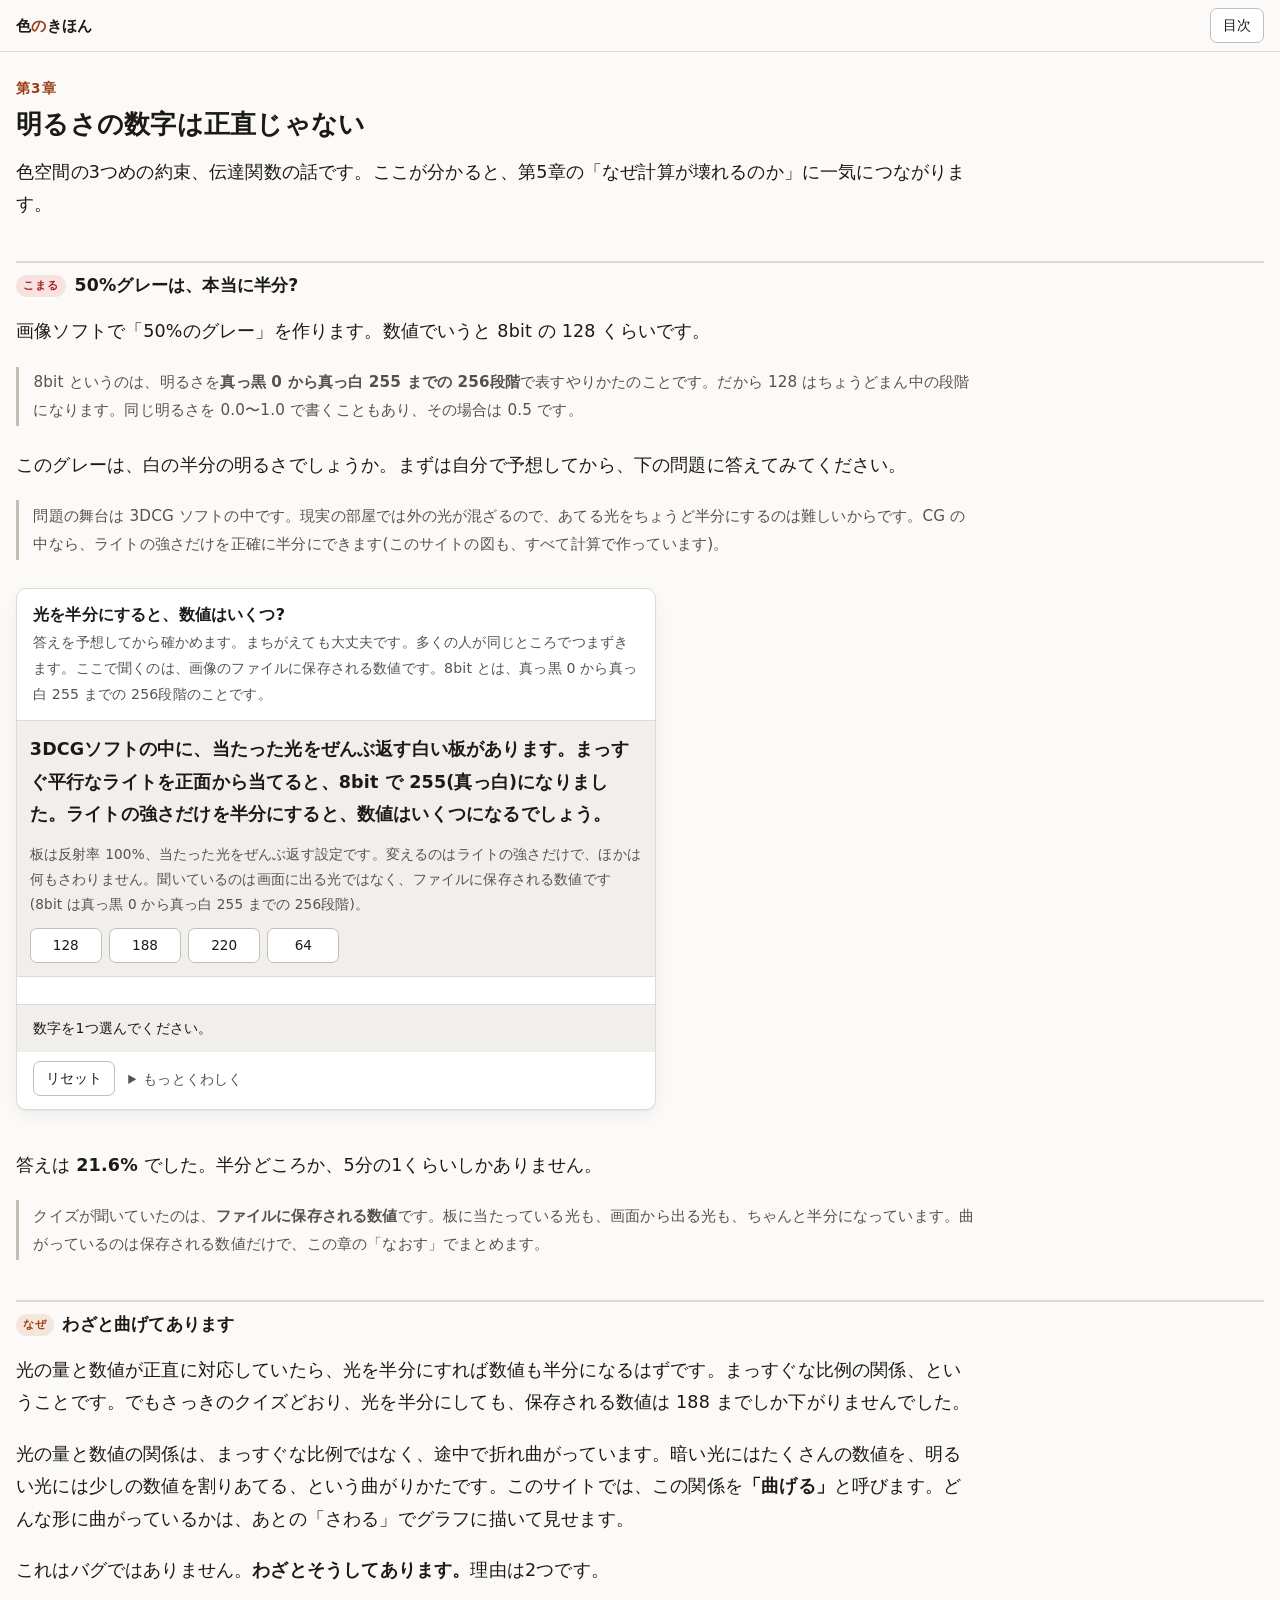
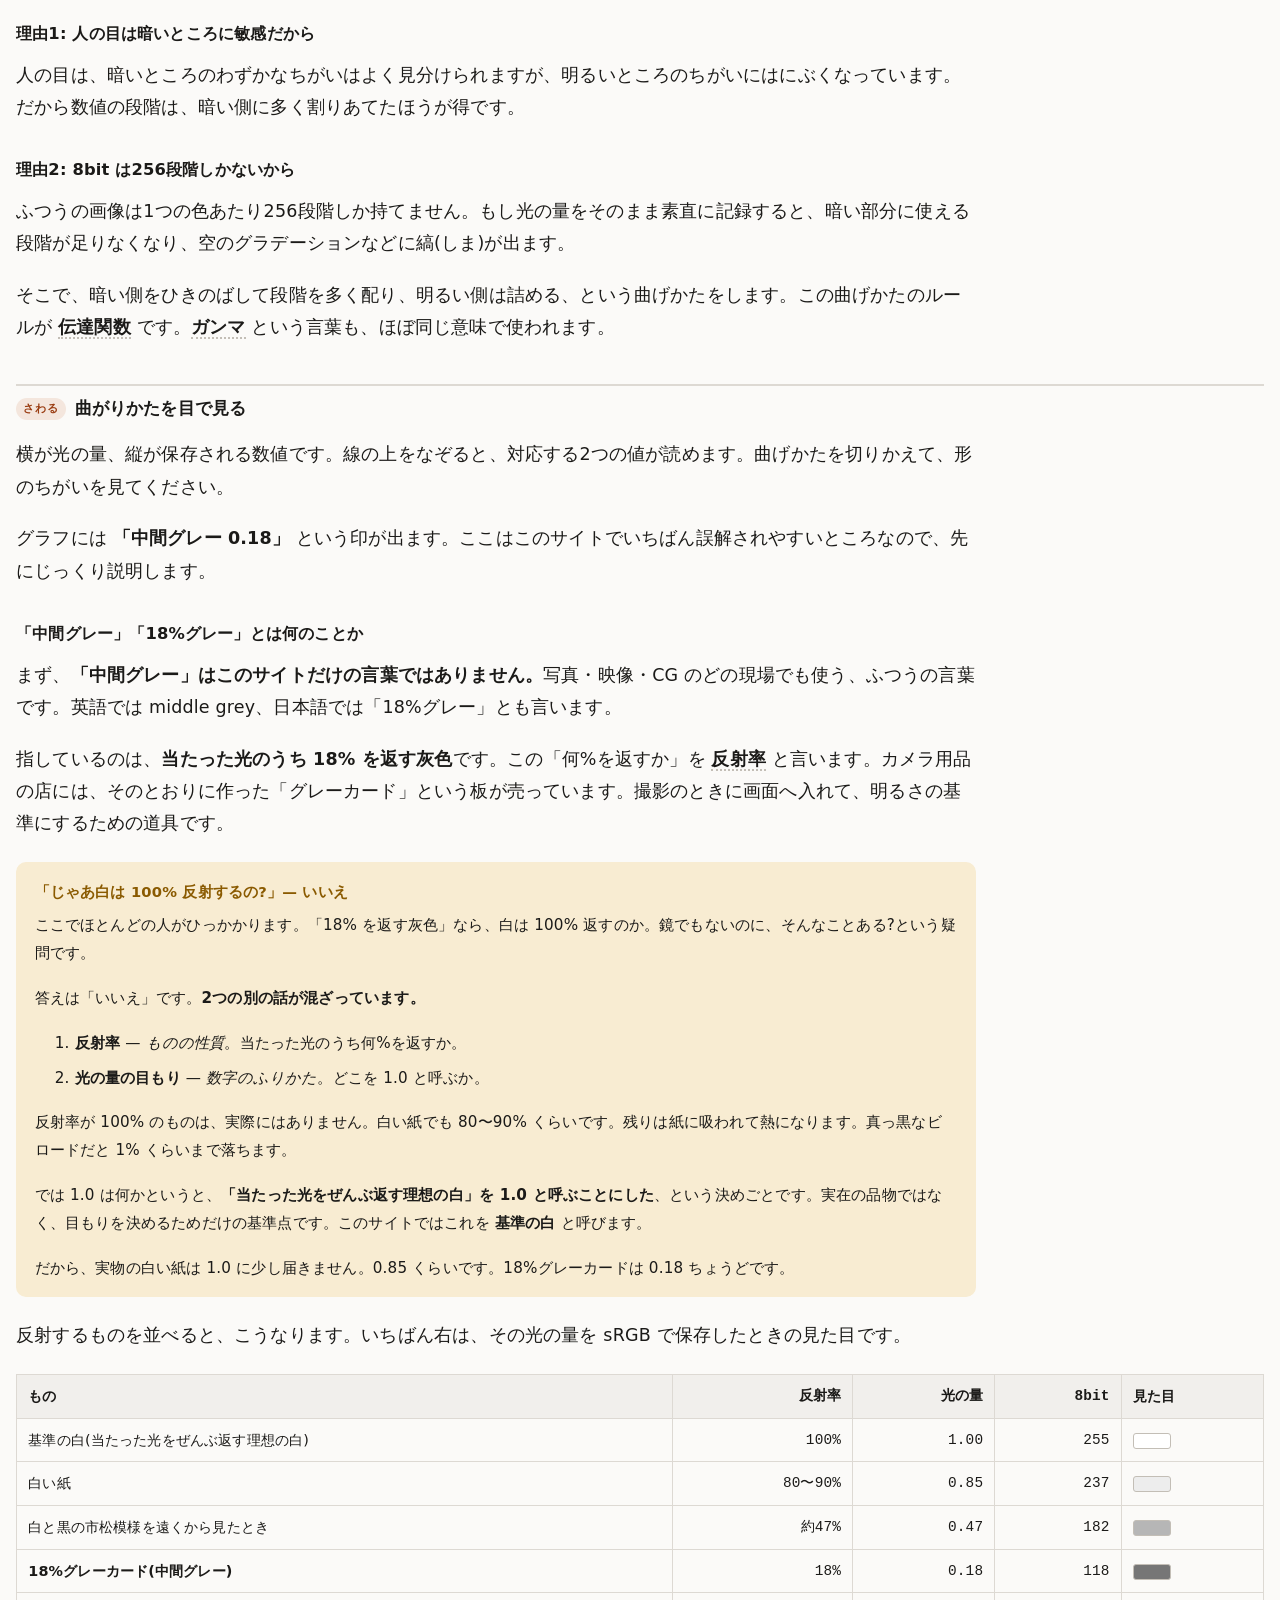
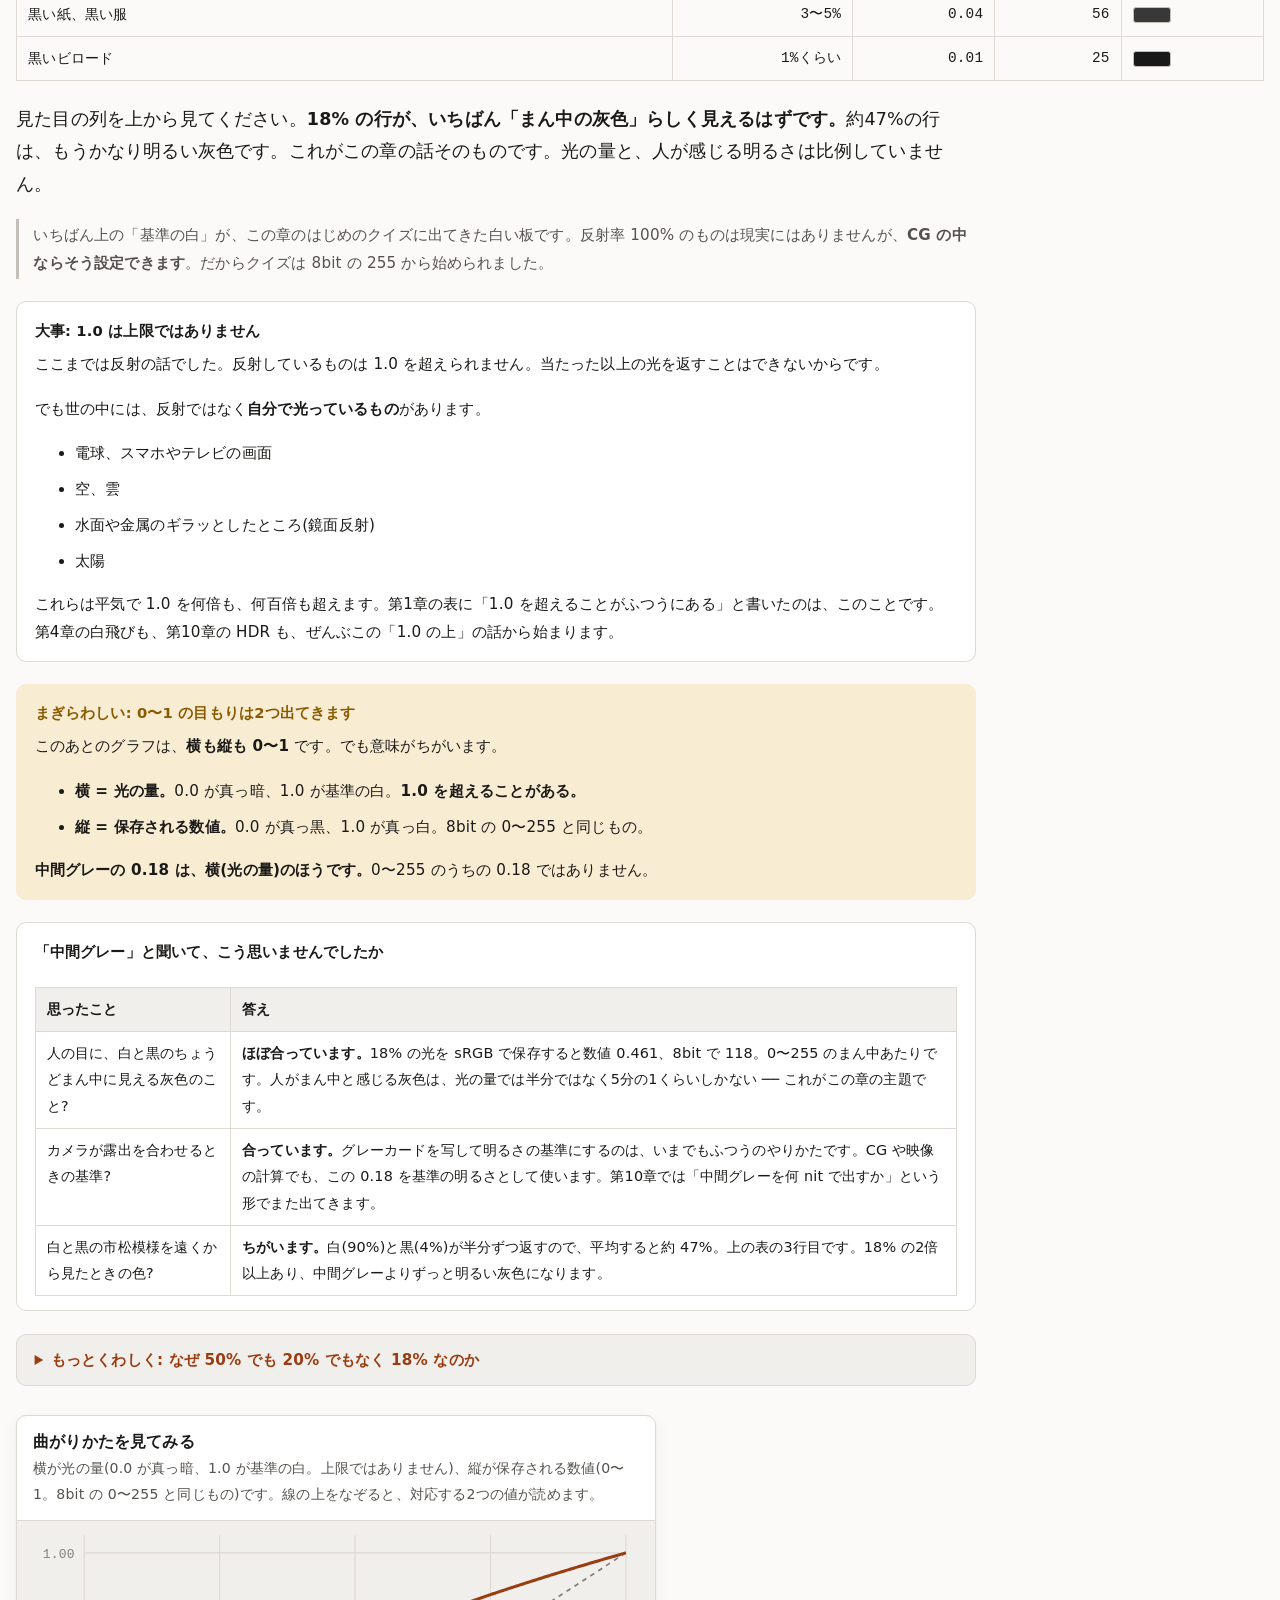
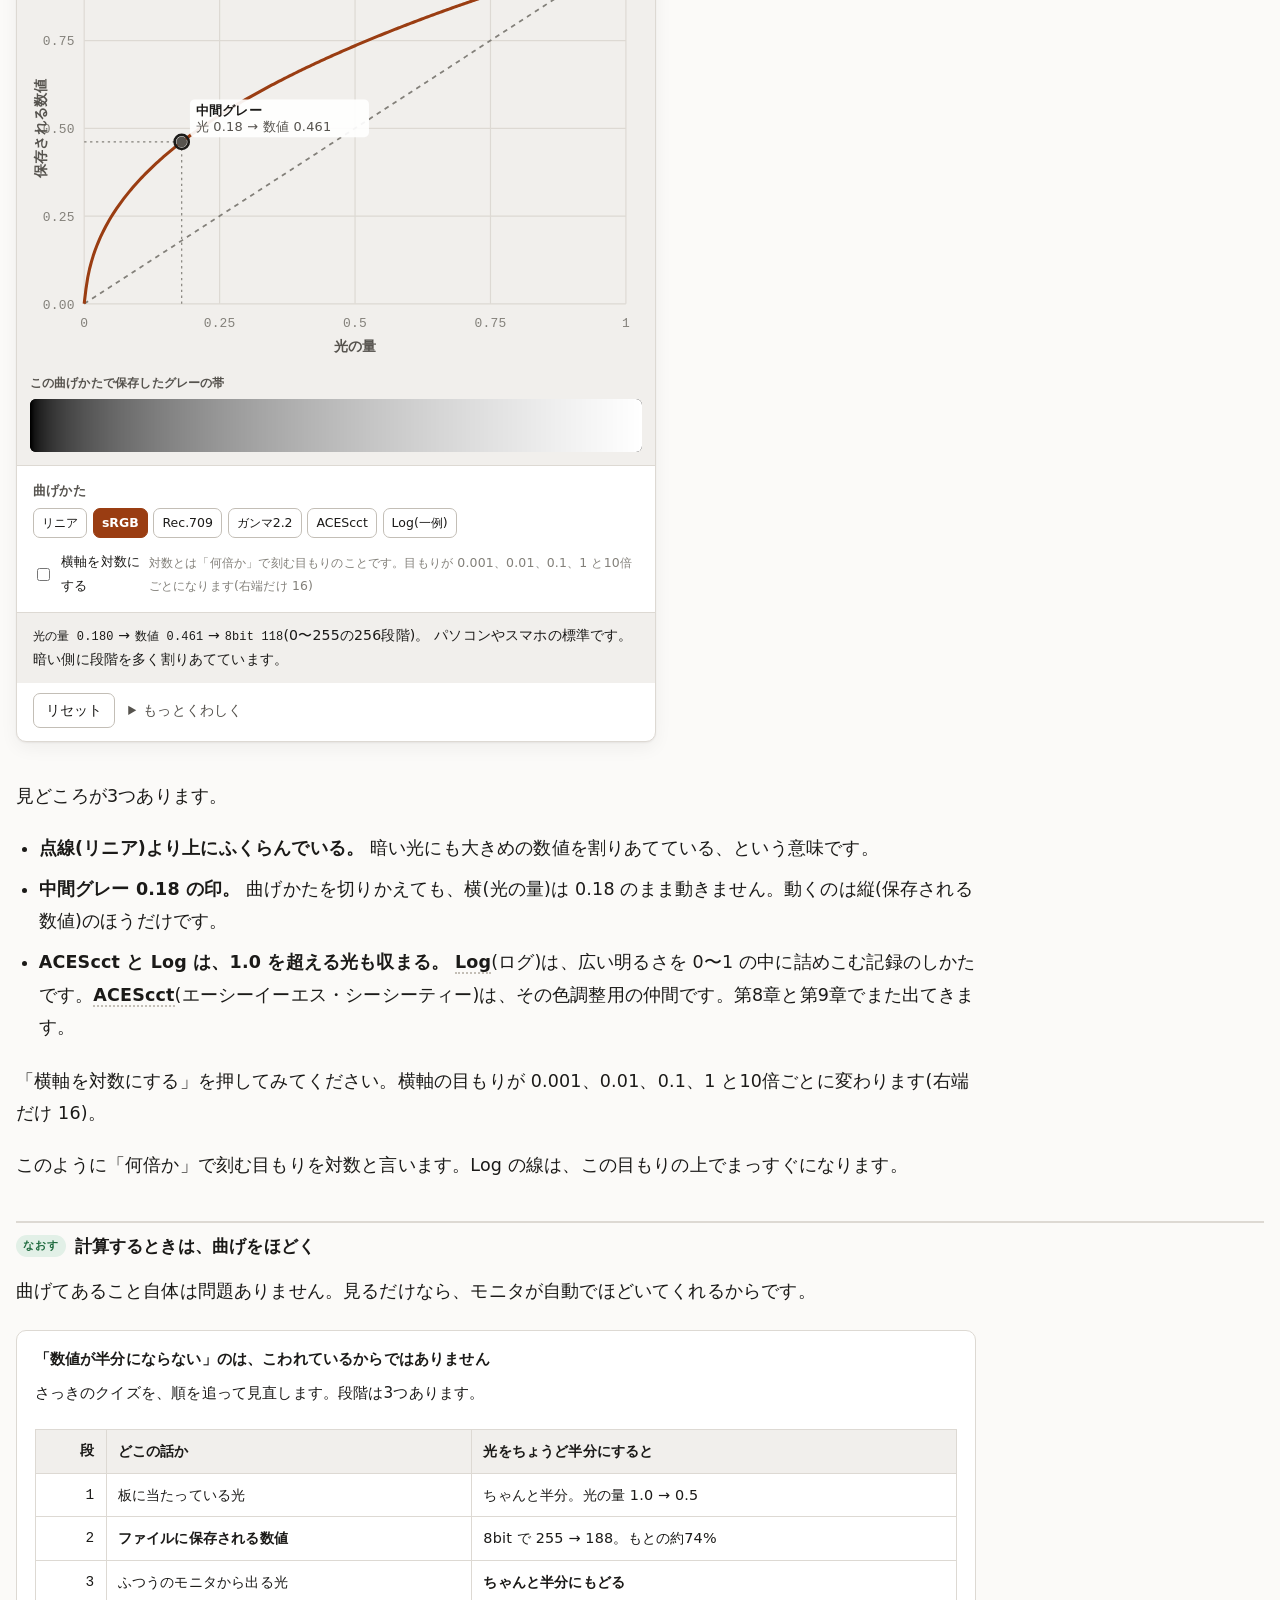
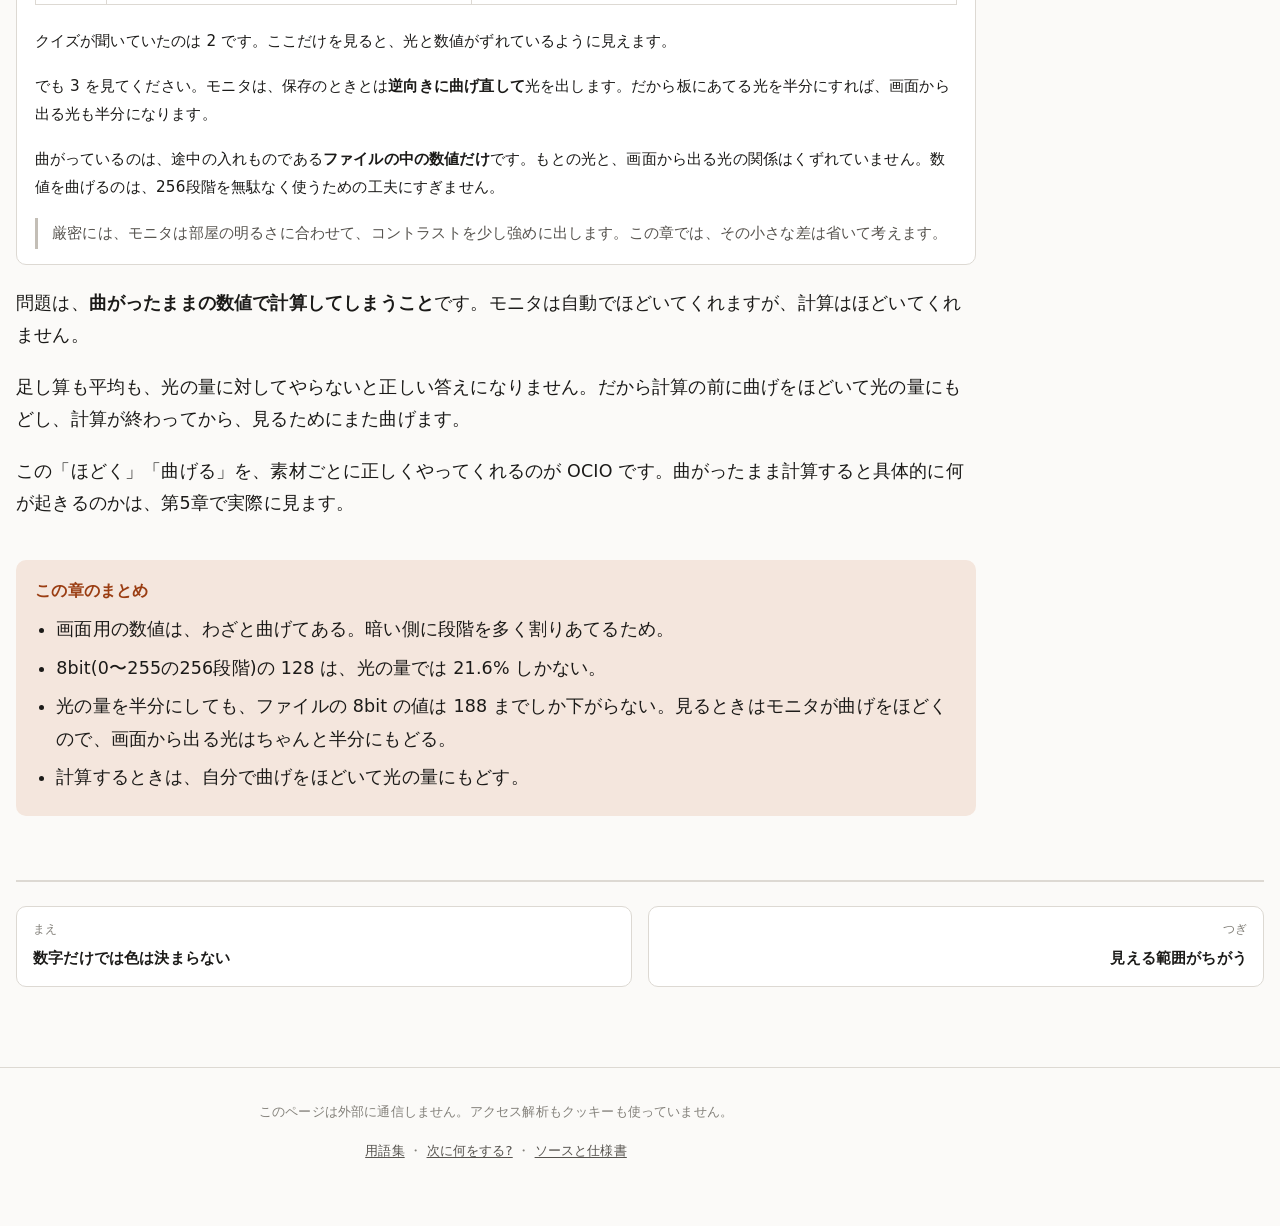
<file: ch03.html>
<!DOCTYPE html>
<html lang="ja">
<head>
<meta charset="utf-8">
<meta name="viewport" content="width=device-width, initial-scale=1">
<title>明るさの数字は正直じゃない | 色のきほん — OCIO と ACES をさわって学ぶ</title>
<meta name="description" content="50%グレーは光の量が半分ではない">
<meta name="color-scheme" content="light dark">
<link rel="stylesheet" href="assets/css/site.css">
<link rel="icon" href="data:image/svg+xml,%3Csvg xmlns='http://www.w3.org/2000/svg' viewBox='0 0 32 32'%3E%3Crect width='32' height='32' rx='7' fill='%239a3d12'/%3E%3Ccircle cx='12' cy='13' r='6' fill='%23f2b134'/%3E%3Ccircle cx='20' cy='19' r='6' fill='%23e8e4dc' opacity='.85'/%3E%3C/svg%3E">
<script type="module" src="js/main.js"></script>
</head>
<body data-chapter="ch03">
<header class="site-header">
  <div class="site-header-inner">
    <p class="site-title"><a href="index.html">色<span>の</span>きほん</a></p>
    <button class="btn nav-toggle" type="button" aria-controls="chapter-nav" aria-expanded="true" hidden>目次</button>
  </div>
  <nav class="chapter-nav" id="chapter-nav" aria-label="目次">
    <ol>
      <li><a href="index.html"><span class="num">0</span>はじめに</a></li>
      <li><a href="ch01.html"><span class="num">1</span>色ってなんだろう</a></li>
      <li><a href="ch02.html"><span class="num">2</span>数字だけでは色は決まらない</a></li>
      <li><a href="ch03.html" aria-current="page"><span class="num">3</span>明るさの数字は正直じゃない</a></li>
      <li><a href="ch04.html"><span class="num">4</span>見える範囲がちがう</a></li>
      <li><a href="ch05.html"><span class="num">5</span>混ぜると壊れる</a></li>
      <li><a href="ch06.html"><span class="num">6</span>OCIO の登場</a></li>
      <li><a href="ch07.html"><span class="num">7</span>config.ocio をさわる</a></li>
      <li><a href="ch08.html"><span class="num">8</span>ACES というみんなのルール</a></li>
      <li><a href="ch09.html"><span class="num">9</span>グレーディングはどこに入れる</a></li>
      <li><a href="ch10.html"><span class="num">10</span>HDR — 明るいテレビにも届ける</a></li>
      <li><a href="ch11.html"><span class="num">11</span>まとめとチェックテスト</a></li>
      <li><a href="glossary.html"><span class="num">A</span>用語集</a></li>
      <li><a href="next.html"><span class="num">B</span>次に何をする?</a></li>
    </ol>
  </nav>
</header>
<main>
<!-- BODY:START -->
<p class="chapter-kicker">第3章</p>
<h1>明るさの数字は正直じゃない</h1>
<p class="lead">色空間の3つめの約束、伝達関数の話です。ここが分かると、第5章の「なぜ計算が壊れるのか」に一気につながります。</p>

<h2 class="step step-trouble" data-step="こまる">50%グレーは、本当に半分?</h2>

<p>画像ソフトで「50%のグレー」を作ります。数値でいうと 8bit の 128 くらいです。</p>

<p class="aside">8bit というのは、明るさを<strong>真っ黒 0 から真っ白 255 までの 256段階</strong>で表すやりかたのことです。だから 128 はちょうどまん中の段階になります。同じ明るさを 0.0〜1.0 で書くこともあり、その場合は 0.5 です。</p>

<p>このグレーは、白の半分の明るさでしょうか。まずは自分で予想してから、下の問題に答えてみてください。</p>

<p class="aside">問題の舞台は 3DCG ソフトの中です。現実の部屋では外の光が混ざるので、あてる光をちょうど半分にするのは難しいからです。CG の中なら、ライトの強さだけを正確に半分にできます(このサイトの図も、すべて計算で作っています)。</p>

<div data-widget="i02" class="js-mount">
  <div class="js-required">
    <p class="fallback-title">ここは動かして見る部分です</p>
    <p>JavaScript を有効にすると、2問のクイズで確かめられます。答えを先に書いておきます。CG の中でライトの強さを半分にすると、ファイルに保存される 8bit の値は 128 ではなく 188 になります。逆に 8bit の 128 は、光の量にすると 21.6% しかありません。</p>
  </div>
</div>

<p>答えは <strong>21.6%</strong> でした。半分どころか、5分の1くらいしかありません。</p>

<p class="aside">クイズが聞いていたのは、<strong>ファイルに保存される数値</strong>です。板に当たっている光も、画面から出る光も、ちゃんと半分になっています。曲がっているのは保存される数値だけで、この章の「なおす」でまとめます。</p>

<h2 class="step" data-step="なぜ">わざと曲げてあります</h2>

<p>光の量と数値が正直に対応していたら、光を半分にすれば数値も半分になるはずです。まっすぐな比例の関係、ということです。でもさっきのクイズどおり、光を半分にしても、保存される数値は 188 までしか下がりませんでした。</p>

<p>光の量と数値の関係は、まっすぐな比例ではなく、途中で折れ曲がっています。暗い光にはたくさんの数値を、明るい光には少しの数値を割りあてる、という曲がりかたです。このサイトでは、この関係を<strong>「曲げる」</strong>と呼びます。どんな形に曲がっているかは、あとの「さわる」でグラフに描いて見せます。</p>

<p>これはバグではありません。<strong>わざとそうしてあります。</strong>理由は2つです。</p>

<h3>理由1: 人の目は暗いところに敏感だから</h3>

<p>人の目は、暗いところのわずかなちがいはよく見分けられますが、明るいところのちがいにはにぶくなっています。だから数値の段階は、暗い側に多く割りあてたほうが得です。</p>

<h3>理由2: 8bit は256段階しかないから</h3>

<p>ふつうの画像は1つの色あたり256段階しか持てません。もし光の量をそのまま素直に記録すると、暗い部分に使える段階が足りなくなり、空のグラデーションなどに縞(しま)が出ます。</p>

<p>そこで、暗い側をひきのばして段階を多く配り、明るい側は詰める、という曲げかたをします。この曲げかたのルールが <span class="term">伝達関数</span> です。<span class="term">ガンマ</span> という言葉も、ほぼ同じ意味で使われます。</p>

<h2 class="step" data-step="さわる">曲がりかたを目で見る</h2>

<p>横が光の量、縦が保存される数値です。線の上をなぞると、対応する2つの値が読めます。曲げかたを切りかえて、形のちがいを見てください。</p>

<p>グラフには <strong>「中間グレー 0.18」</strong> という印が出ます。ここはこのサイトでいちばん誤解されやすいところなので、先にじっくり説明します。</p>

<h3>「中間グレー」「18%グレー」とは何のことか</h3>

<p>まず、<strong>「中間グレー」はこのサイトだけの言葉ではありません。</strong>写真・映像・CG のどの現場でも使う、ふつうの言葉です。英語では middle grey、日本語では「18%グレー」とも言います。</p>

<p>指しているのは、<strong>当たった光のうち 18% を返す灰色</strong>です。この「何%を返すか」を <span class="term">反射率</span> と言います。カメラ用品の店には、そのとおりに作った「グレーカード」という板が売っています。撮影のときに画面へ入れて、明るさの基準にするための道具です。</p>

<div class="callout callout-warn">
  <p class="note-title">「じゃあ白は 100% 反射するの?」— いいえ</p>

  <p>ここでほとんどの人がひっかかります。「18% を返す灰色」なら、白は 100% 返すのか。鏡でもないのに、そんなことある?という疑問です。</p>

  <p>答えは「いいえ」です。<strong>2つの別の話が混ざっています。</strong></p>

  <ol>
    <li><strong>反射率</strong> — <em>ものの性質</em>。当たった光のうち何%を返すか。</li>
    <li><strong>光の量の目もり</strong> — <em>数字のふりかた</em>。どこを 1.0 と呼ぶか。</li>
  </ol>

  <p>反射率が 100% のものは、実際にはありません。白い紙でも 80〜90% くらいです。残りは紙に吸われて熱になります。真っ黒なビロードだと 1% くらいまで落ちます。</p>

  <p>では 1.0 は何かというと、<strong>「当たった光をぜんぶ返す理想の白」を 1.0 と呼ぶことにした</strong>、という決めごとです。実在の品物ではなく、目もりを決めるためだけの基準点です。このサイトではこれを <strong>基準の白</strong> と呼びます。</p>

  <p>だから、実物の白い紙は 1.0 に少し届きません。0.85 くらいです。18%グレーカードは 0.18 ちょうどです。</p>
</div>

<p>反射するものを並べると、こうなります。いちばん右は、その光の量を sRGB で保存したときの見た目です。</p>

<div class="table-wrap">
<table>
  <thead><tr><th>もの</th><th class="num">反射率</th><th class="num">光の量</th><th class="num">8bit</th><th>見た目</th></tr></thead>
  <tbody>
    <tr><td>基準の白(当たった光をぜんぶ返す理想の白)</td><td class="num">100%</td><td class="num">1.00</td><td class="num">255</td><td><span class="proof-chip" style="background:rgb(255,255,255)"></span></td></tr>
    <tr><td>白い紙</td><td class="num">80〜90%</td><td class="num">0.85</td><td class="num">237</td><td><span class="proof-chip" style="background:rgb(237,237,237)"></span></td></tr>
    <tr><td>白と黒の市松模様を遠くから見たとき</td><td class="num">約47%</td><td class="num">0.47</td><td class="num">182</td><td><span class="proof-chip" style="background:rgb(182,182,182)"></span></td></tr>
    <tr><td><strong>18%グレーカード(中間グレー)</strong></td><td class="num">18%</td><td class="num">0.18</td><td class="num">118</td><td><span class="proof-chip" style="background:rgb(118,118,118)"></span></td></tr>
    <tr><td>黒い紙、黒い服</td><td class="num">3〜5%</td><td class="num">0.04</td><td class="num">56</td><td><span class="proof-chip" style="background:rgb(56,56,56)"></span></td></tr>
    <tr><td>黒いビロード</td><td class="num">1%くらい</td><td class="num">0.01</td><td class="num">25</td><td><span class="proof-chip" style="background:rgb(25,25,25)"></span></td></tr>
  </tbody>
</table>
</div>

<p>見た目の列を上から見てください。<strong>18% の行が、いちばん「まん中の灰色」らしく見えるはずです。</strong>約47%の行は、もうかなり明るい灰色です。これがこの章の話そのものです。光の量と、人が感じる明るさは比例していません。</p>

<p class="aside">いちばん上の「基準の白」が、この章のはじめのクイズに出てきた白い板です。反射率 100% のものは現実にはありませんが、<strong>CG の中ならそう設定できます</strong>。だからクイズは 8bit の 255 から始められました。</p>

<div class="callout">
  <p class="note-title">大事: 1.0 は上限ではありません</p>

  <p>ここまでは反射の話でした。反射しているものは 1.0 を超えられません。当たった以上の光を返すことはできないからです。</p>

  <p>でも世の中には、反射ではなく<strong>自分で光っているもの</strong>があります。</p>

  <ul>
    <li>電球、スマホやテレビの画面</li>
    <li>空、雲</li>
    <li>水面や金属のギラッとしたところ(鏡面反射)</li>
    <li>太陽</li>
  </ul>

  <p>これらは平気で 1.0 を何倍も、何百倍も超えます。第1章の表に「1.0 を超えることがふつうにある」と書いたのは、このことです。第4章の白飛びも、第10章の HDR も、ぜんぶこの「1.0 の上」の話から始まります。</p>
</div>

<div class="callout callout-warn">
  <p class="note-title">まぎらわしい: 0〜1 の目もりは2つ出てきます</p>
  <p>このあとのグラフは、<strong>横も縦も 0〜1</strong> です。でも意味がちがいます。</p>
  <ul>
    <li><strong>横 = 光の量。</strong>0.0 が真っ暗、1.0 が基準の白。<strong>1.0 を超えることがある。</strong></li>
    <li><strong>縦 = 保存される数値。</strong>0.0 が真っ黒、1.0 が真っ白。8bit の 0〜255 と同じもの。</li>
  </ul>
  <p><strong>中間グレーの 0.18 は、横(光の量)のほうです。</strong>0〜255 のうちの 0.18 ではありません。</p>
</div>

<div class="callout">
  <p class="note-title">「中間グレー」と聞いて、こう思いませんでしたか</p>
  <div class="table-wrap">
  <table>
    <thead><tr><th>思ったこと</th><th>答え</th></tr></thead>
    <tbody>
      <tr>
        <td>人の目に、白と黒のちょうどまん中に見える灰色のこと?</td>
        <td><strong>ほぼ合っています。</strong>18% の光を sRGB で保存すると数値 0.461、8bit で 118。0〜255 のまん中あたりです。人がまん中と感じる灰色は、光の量では半分ではなく5分の1くらいしかない ── これがこの章の主題です。</td>
      </tr>
      <tr>
        <td>カメラが露出を合わせるときの基準?</td>
        <td><strong>合っています。</strong>グレーカードを写して明るさの基準にするのは、いまでもふつうのやりかたです。CG や映像の計算でも、この 0.18 を基準の明るさとして使います。第10章では「中間グレーを何 nit で出すか」という形でまた出てきます。</td>
      </tr>
      <tr>
        <td>白と黒の市松模様を遠くから見たときの色?</td>
        <td><strong>ちがいます。</strong>白(90%)と黒(4%)が半分ずつ返すので、平均すると約 47%。上の表の3行目です。18% の2倍以上あり、中間グレーよりずっと明るい灰色になります。</td>
      </tr>
    </tbody>
  </table>
  </div>
</div>

<details class="more">
  <summary>もっとくわしく: なぜ 50% でも 20% でもなく 18% なのか</summary>
  <p>18% という数字の説明のしかたはいくつかあります。よく使われるのは、<strong>白と黒の「かけ算のまん中」</strong>だ、という見かたです。</p>
  <p>白い紙が 90%、真っ黒に近いものが 3.6% を返すとします。この2つの<strong>かけ算のまん中</strong>(かけて平方根をとった値)を計算すると、ちょうど 0.18 になります。</p>
  <pre><code>0.90 × 0.036 = 0.0324
√0.0324 = 0.18</code></pre>
  <p>ふつうの「たし算のまん中」なら (0.90 + 0.036) ÷ 2 = 0.468 で、約47%です。でも人の目の感じかたは、たし算ではなくかけ算(何倍か)に近いのでした。だから「まん中の灰色」も、かけ算のまん中で考えたほうが実感に合います。</p>
  <p>なお、実際の撮影ではカメラの露出計のくせもあって、
     18% ぴったりで運用しない現場もあります。それでも「中間グレー = 光の量 0.18」は、CG と映像の計算では共通の約束として使われています。このサイトでもずっと 0.18 で通します。</p>
</details>

<div data-widget="i03" class="js-mount">
  <div class="js-required">
    <p class="fallback-title">ここは動かして見る部分です</p>
    <p>JavaScript を有効にすると、sRGB、Rec.709、ガンマ2.2、ACEScct、Log などの曲線を切りかえて比べられます。点線がリニア(曲げない場合)です。sRGB の線はそれより上にふくらんでいて、暗い光にも大きめの数値を割りあてていることが分かります。</p>
  </div>
</div>

<p>見どころが3つあります。</p>

<ul>
  <li><strong>点線(リニア)より上にふくらんでいる。</strong> 暗い光にも大きめの数値を割りあてている、という意味です。</li>
  <li><strong>中間グレー 0.18 の印。</strong> 曲げかたを切りかえても、横(光の量)は 0.18 のまま動きません。動くのは縦(保存される数値)のほうだけです。</li>
  <li><strong>ACEScct と Log は、1.0 を超える光も収まる。</strong>
      <span class="term">Log</span>(ログ)は、広い明るさを 0〜1 の中に詰めこむ記録のしかたです。<span class="term">ACEScct</span>(エーシーイーエス・シーシーティー)は、その色調整用の仲間です。第8章と第9章でまた出てきます。</li>
</ul>

<p>「横軸を対数にする」を押してみてください。横軸の目もりが 0.001、0.01、0.1、1 と10倍ごとに変わります(右端だけ 16)。</p>

<p>このように「何倍か」で刻む目もりを対数と言います。Log の線は、この目もりの上でまっすぐになります。</p>

<h2 class="step step-fix" data-step="なおす">計算するときは、曲げをほどく</h2>

<p>曲げてあること自体は問題ありません。見るだけなら、モニタが自動でほどいてくれるからです。</p>

<div class="callout">
  <p class="note-title">「数値が半分にならない」のは、こわれているからではありません</p>

  <p>さっきのクイズを、順を追って見直します。段階は3つあります。</p>

  <div class="table-wrap">
  <table>
    <thead><tr><th class="num">段</th><th>どこの話か</th><th>光をちょうど半分にすると</th></tr></thead>
    <tbody>
      <tr><td class="num">1</td><td>板に当たっている光</td><td>ちゃんと半分。光の量 1.0 → 0.5</td></tr>
      <tr><td class="num">2</td><td><strong>ファイルに保存される数値</strong></td><td>8bit で 255 → 188。もとの約74%</td></tr>
      <tr><td class="num">3</td><td>ふつうのモニタから出る光</td><td><strong>ちゃんと半分にもどる</strong></td></tr>
    </tbody>
  </table>
  </div>

  <p>クイズが聞いていたのは 2 です。ここだけを見ると、光と数値がずれているように見えます。</p>

  <p>でも 3 を見てください。モニタは、保存のときとは<strong>逆向きに曲げ直して</strong>光を出します。だから板にあてる光を半分にすれば、画面から出る光も半分になります。</p>

  <p>曲がっているのは、途中の入れものである<strong>ファイルの中の数値だけ</strong>です。もとの光と、画面から出る光の関係はくずれていません。数値を曲げるのは、256段階を無駄なく使うための工夫にすぎません。</p>

  <p class="aside">厳密には、モニタは部屋の明るさに合わせて、コントラストを少し強めに出します。この章では、その小さな差は省いて考えます。</p>
</div>

<p>問題は、<strong>曲がったままの数値で計算してしまうこと</strong>です。モニタは自動でほどいてくれますが、計算はほどいてくれません。</p>

<p>足し算も平均も、光の量に対してやらないと正しい答えになりません。だから計算の前に曲げをほどいて光の量にもどし、計算が終わってから、見るためにまた曲げます。</p>

<p>この「ほどく」「曲げる」を、素材ごとに正しくやってくれるのが OCIO です。曲がったまま計算すると具体的に何が起きるのかは、第5章で実際に見ます。</p>

<div class="recap">
  <h3>この章のまとめ</h3>
  <ul>
    <li>画面用の数値は、わざと曲げてある。暗い側に段階を多く割りあてるため。</li>
    <li>8bit(0〜255の256段階)の 128 は、光の量では 21.6% しかない。</li>
    <li>光の量を半分にしても、ファイルの 8bit の値は 188 までしか下がらない。見るときはモニタが曲げをほどくので、画面から出る光はちゃんと半分にもどる。</li>
    <li>計算するときは、自分で曲げをほどいて光の量にもどす。</li>
  </ul>
</div>
<!-- BODY:END -->
<nav class="chapter-foot" aria-label="前後の章">
    <a class="prev" href="ch02.html" rel="prev"><span class="dir">まえ</span><span class="ttl">数字だけでは色は決まらない</span></a>
    <a class="next" href="ch04.html" rel="next"><span class="dir">つぎ</span><span class="ttl">見える範囲がちがう</span></a>
  </nav>
</main>
<footer class="site-footer">
  <p>このページは外部に通信しません。アクセス解析もクッキーも使っていません。</p>
  <p><a href="glossary.html">用語集</a> ・ <a href="next.html">次に何をする?</a> ・
     <a href="https://github.com/ytaniytani/OCIO-basics">ソースと仕様書</a></p>
</footer>
</body>
</html>
</file>
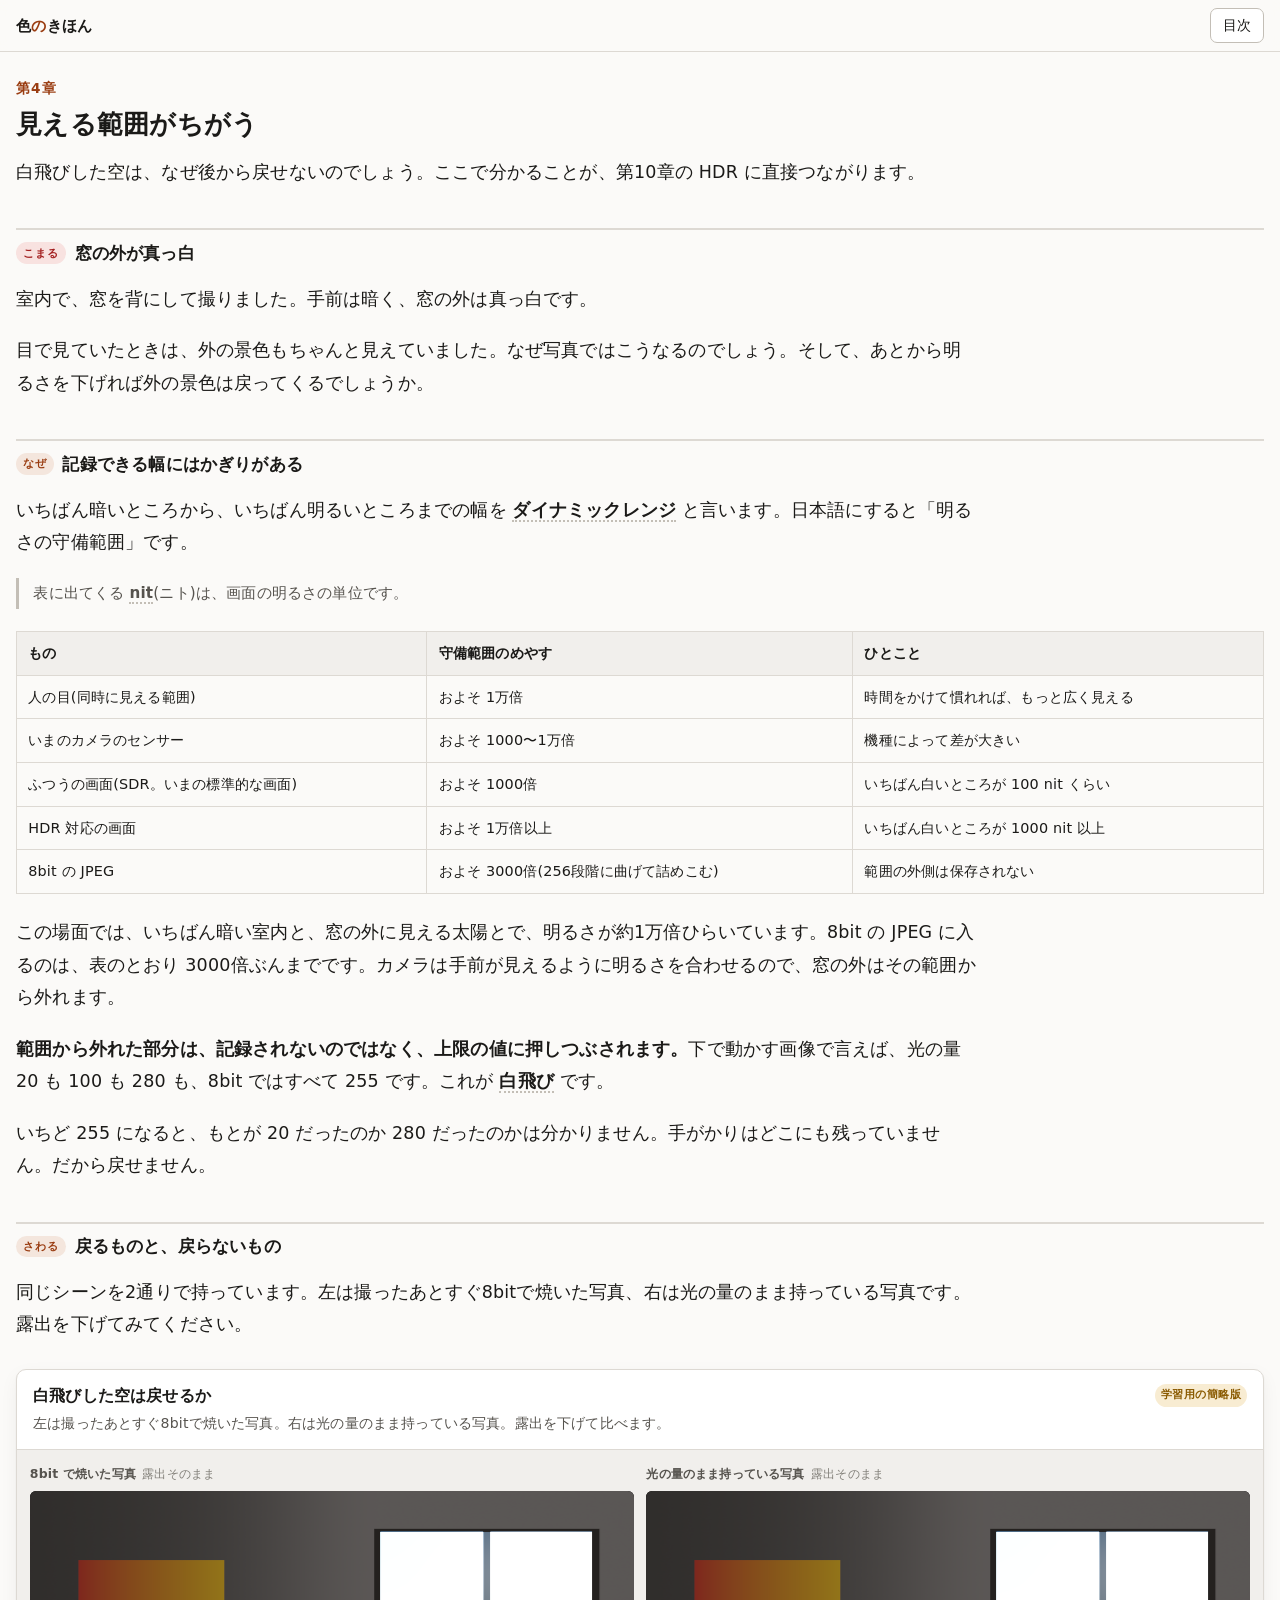
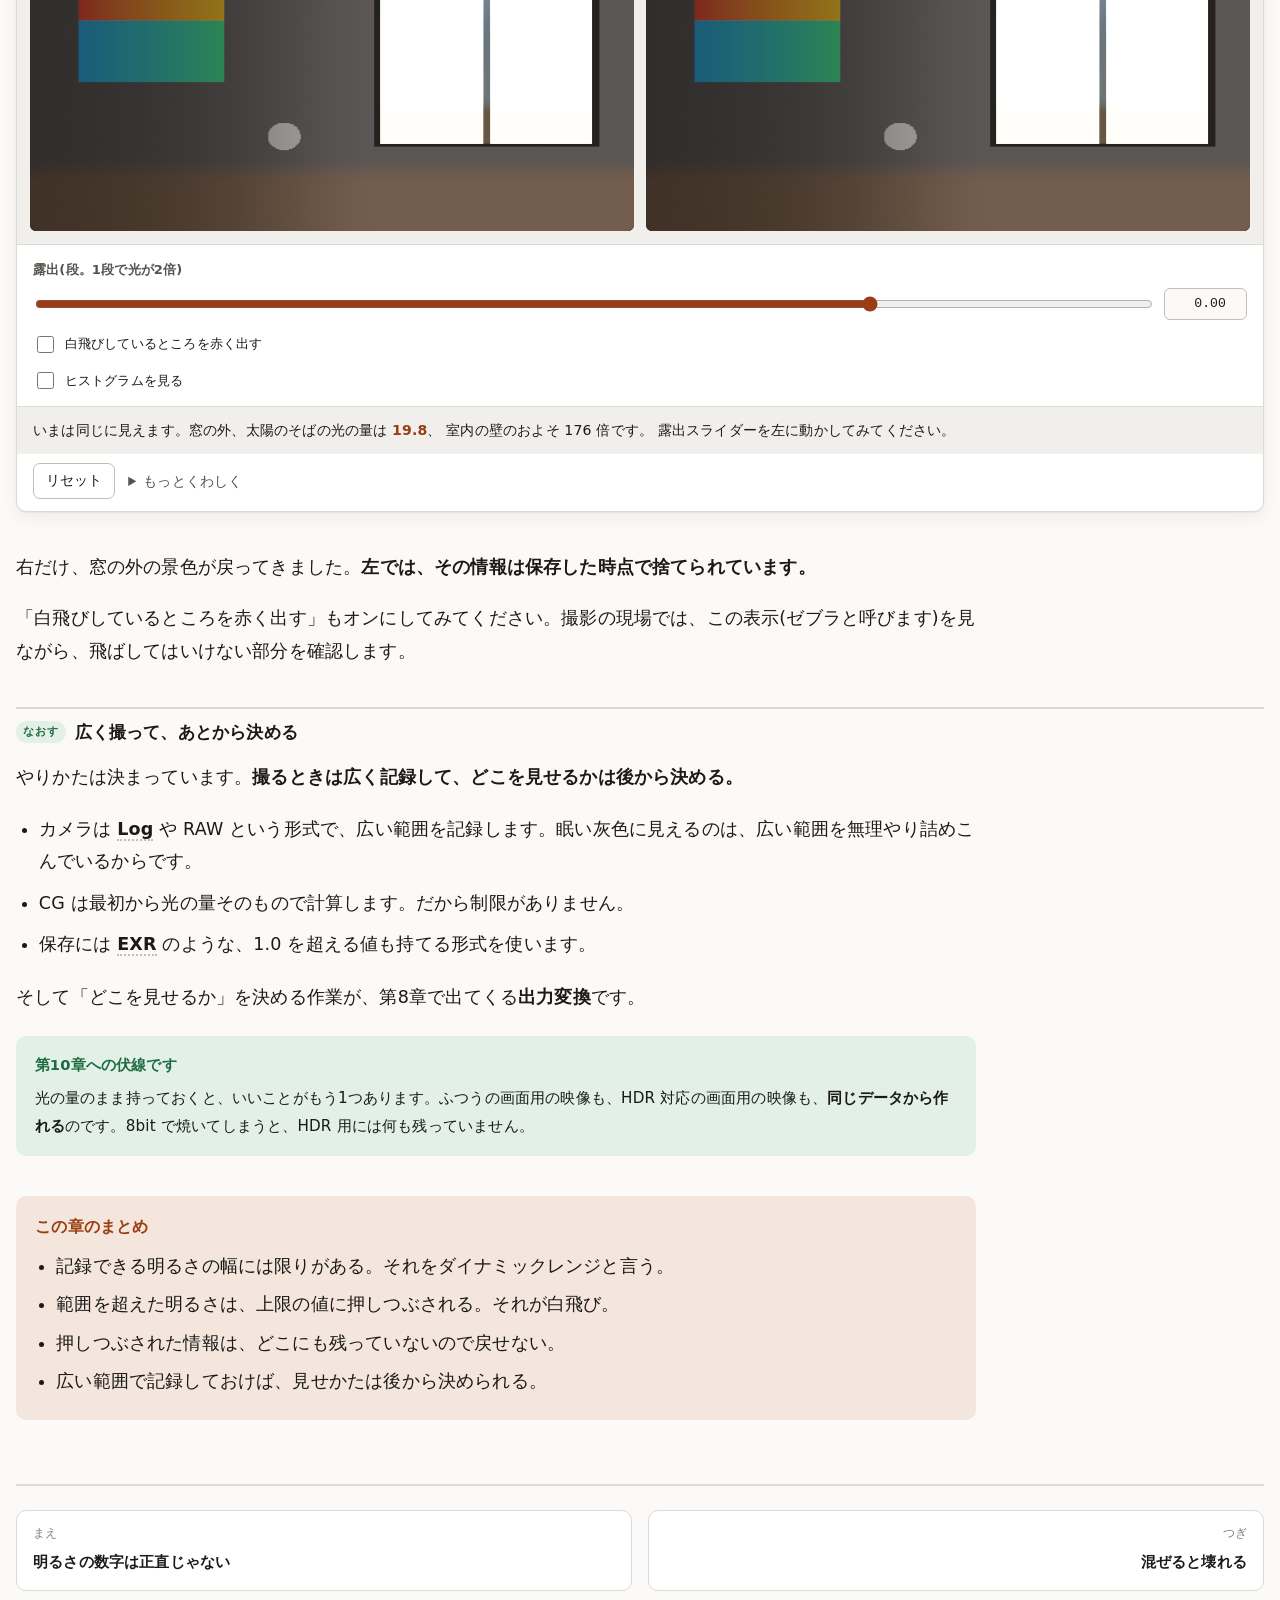
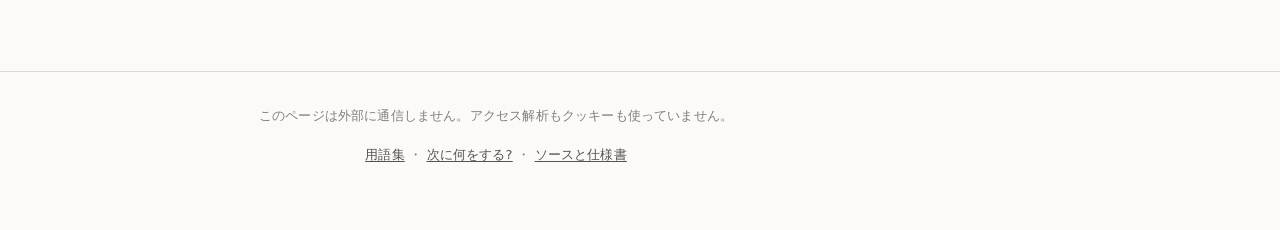
<file: ch04.html>
<!DOCTYPE html>
<html lang="ja">
<head>
<meta charset="utf-8">
<meta name="viewport" content="width=device-width, initial-scale=1">
<title>見える範囲がちがう | 色のきほん — OCIO と ACES をさわって学ぶ</title>
<meta name="description" content="白飛びはなぜ戻らないのか">
<meta name="color-scheme" content="light dark">
<link rel="stylesheet" href="assets/css/site.css">
<link rel="icon" href="data:image/svg+xml,%3Csvg xmlns='http://www.w3.org/2000/svg' viewBox='0 0 32 32'%3E%3Crect width='32' height='32' rx='7' fill='%239a3d12'/%3E%3Ccircle cx='12' cy='13' r='6' fill='%23f2b134'/%3E%3Ccircle cx='20' cy='19' r='6' fill='%23e8e4dc' opacity='.85'/%3E%3C/svg%3E">
<script type="module" src="js/main.js"></script>
</head>
<body data-chapter="ch04">
<header class="site-header">
  <div class="site-header-inner">
    <p class="site-title"><a href="index.html">色<span>の</span>きほん</a></p>
    <button class="btn nav-toggle" type="button" aria-controls="chapter-nav" aria-expanded="true" hidden>目次</button>
  </div>
  <nav class="chapter-nav" id="chapter-nav" aria-label="目次">
    <ol>
      <li><a href="index.html"><span class="num">0</span>はじめに</a></li>
      <li><a href="ch01.html"><span class="num">1</span>色ってなんだろう</a></li>
      <li><a href="ch02.html"><span class="num">2</span>数字だけでは色は決まらない</a></li>
      <li><a href="ch03.html"><span class="num">3</span>明るさの数字は正直じゃない</a></li>
      <li><a href="ch04.html" aria-current="page"><span class="num">4</span>見える範囲がちがう</a></li>
      <li><a href="ch05.html"><span class="num">5</span>混ぜると壊れる</a></li>
      <li><a href="ch06.html"><span class="num">6</span>OCIO の登場</a></li>
      <li><a href="ch07.html"><span class="num">7</span>config.ocio をさわる</a></li>
      <li><a href="ch08.html"><span class="num">8</span>ACES というみんなのルール</a></li>
      <li><a href="ch09.html"><span class="num">9</span>グレーディングはどこに入れる</a></li>
      <li><a href="ch10.html"><span class="num">10</span>HDR — 明るいテレビにも届ける</a></li>
      <li><a href="ch11.html"><span class="num">11</span>まとめとチェックテスト</a></li>
      <li><a href="glossary.html"><span class="num">A</span>用語集</a></li>
      <li><a href="next.html"><span class="num">B</span>次に何をする?</a></li>
    </ol>
  </nav>
</header>
<main>
<!-- BODY:START -->
<p class="chapter-kicker">第4章</p>
<h1>見える範囲がちがう</h1>
<p class="lead">白飛びした空は、なぜ後から戻せないのでしょう。ここで分かることが、第10章の HDR に直接つながります。</p>

<h2 class="step step-trouble" data-step="こまる">窓の外が真っ白</h2>

<p>室内で、窓を背にして撮りました。手前は暗く、窓の外は真っ白です。</p>

<p>目で見ていたときは、外の景色もちゃんと見えていました。なぜ写真ではこうなるのでしょう。そして、あとから明るさを下げれば外の景色は戻ってくるでしょうか。</p>

<h2 class="step" data-step="なぜ">記録できる幅にはかぎりがある</h2>

<p>いちばん暗いところから、いちばん明るいところまでの幅を <span class="term">ダイナミックレンジ</span> と言います。日本語にすると「明るさの守備範囲」です。</p>

<p class="aside">表に出てくる <span class="term">nit</span>(ニト)は、画面の明るさの単位です。</p>

<div class="table-wrap">
<table>
<thead><tr><th>もの</th><th>守備範囲のめやす</th><th>ひとこと</th></tr></thead>
<tbody>
<tr><td>人の目(同時に見える範囲)</td><td>およそ 1万倍</td><td>時間をかけて慣れれば、もっと広く見える</td></tr>
<tr><td>いまのカメラのセンサー</td><td>およそ 1000〜1万倍</td><td>機種によって差が大きい</td></tr>
<tr><td>ふつうの画面(SDR。いまの標準的な画面)</td><td>およそ 1000倍</td><td>いちばん白いところが 100 nit くらい</td></tr>
<tr><td>HDR 対応の画面</td><td>およそ 1万倍以上</td><td>いちばん白いところが 1000 nit 以上</td></tr>
<tr><td>8bit の JPEG</td><td>およそ 3000倍(256段階に曲げて詰めこむ)</td><td>範囲の外側は保存されない</td></tr>
</tbody>
</table>
</div>

<p>この場面では、いちばん暗い室内と、窓の外に見える太陽とで、明るさが約1万倍ひらいています。8bit の JPEG に入るのは、表のとおり 3000倍ぶんまでです。カメラは手前が見えるように明るさを合わせるので、窓の外はその範囲から外れます。</p>

<p><strong>範囲から外れた部分は、記録されないのではなく、上限の値に押しつぶされます。</strong>下で動かす画像で言えば、光の量 20 も 100 も 280 も、8bit ではすべて 255 です。これが <span class="term">白飛び</span> です。</p>

<p>いちど 255 になると、もとが 20 だったのか 280 だったのかは分かりません。手がかりはどこにも残っていません。だから戻せません。</p>

<h2 class="step" data-step="さわる">戻るものと、戻らないもの</h2>

<p>同じシーンを2通りで持っています。左は撮ったあとすぐ8bitで焼いた写真、右は光の量のまま持っている写真です。露出を下げてみてください。</p>

<div data-widget="i06" class="js-mount">
  <div class="js-required">
    <p class="fallback-title">ここは動かして見る部分です</p>
    <p>JavaScript を有効にすると、露出を下げたときに窓の外の景色が戻るかどうかを比べられます。8bit に焼いた写真では真っ白のままですが、光の量のまま持っている写真では外の景色が現れます。</p>
  </div>
</div>

<p>右だけ、窓の外の景色が戻ってきました。<strong>左では、その情報は保存した時点で捨てられています。</strong></p>

<p>「白飛びしているところを赤く出す」もオンにしてみてください。撮影の現場では、この表示(ゼブラと呼びます)を見ながら、飛ばしてはいけない部分を確認します。</p>

<h2 class="step step-fix" data-step="なおす">広く撮って、あとから決める</h2>

<p>やりかたは決まっています。<strong>撮るときは広く記録して、どこを見せるかは後から決める。</strong></p>

<ul>
  <li>カメラは <span class="term">Log</span> や RAW という形式で、広い範囲を記録します。眠い灰色に見えるのは、広い範囲を無理やり詰めこんでいるからです。</li>
  <li>CG は最初から光の量そのもので計算します。だから制限がありません。</li>
  <li>保存には <span class="term">EXR</span> のような、1.0 を超える値も持てる形式を使います。</li>
</ul>

<p>そして「どこを見せるか」を決める作業が、第8章で出てくる<strong>出力変換</strong>です。</p>

<div class="callout callout-good">
  <p class="note-title">第10章への伏線です</p>
  <p>光の量のまま持っておくと、いいことがもう1つあります。ふつうの画面用の映像も、HDR 対応の画面用の映像も、<strong>同じデータから作れる</strong>のです。8bit で焼いてしまうと、HDR 用には何も残っていません。</p>
</div>

<div class="recap">
  <h3>この章のまとめ</h3>
  <ul>
    <li>記録できる明るさの幅には限りがある。それをダイナミックレンジと言う。</li>
    <li>範囲を超えた明るさは、上限の値に押しつぶされる。それが白飛び。</li>
    <li>押しつぶされた情報は、どこにも残っていないので戻せない。</li>
    <li>広い範囲で記録しておけば、見せかたは後から決められる。</li>
  </ul>
</div>
<!-- BODY:END -->
<nav class="chapter-foot" aria-label="前後の章">
    <a class="prev" href="ch03.html" rel="prev"><span class="dir">まえ</span><span class="ttl">明るさの数字は正直じゃない</span></a>
    <a class="next" href="ch05.html" rel="next"><span class="dir">つぎ</span><span class="ttl">混ぜると壊れる</span></a>
  </nav>
</main>
<footer class="site-footer">
  <p>このページは外部に通信しません。アクセス解析もクッキーも使っていません。</p>
  <p><a href="glossary.html">用語集</a> ・ <a href="next.html">次に何をする?</a> ・
     <a href="https://github.com/ytaniytani/OCIO-basics">ソースと仕様書</a></p>
</footer>
</body>
</html>
</file>
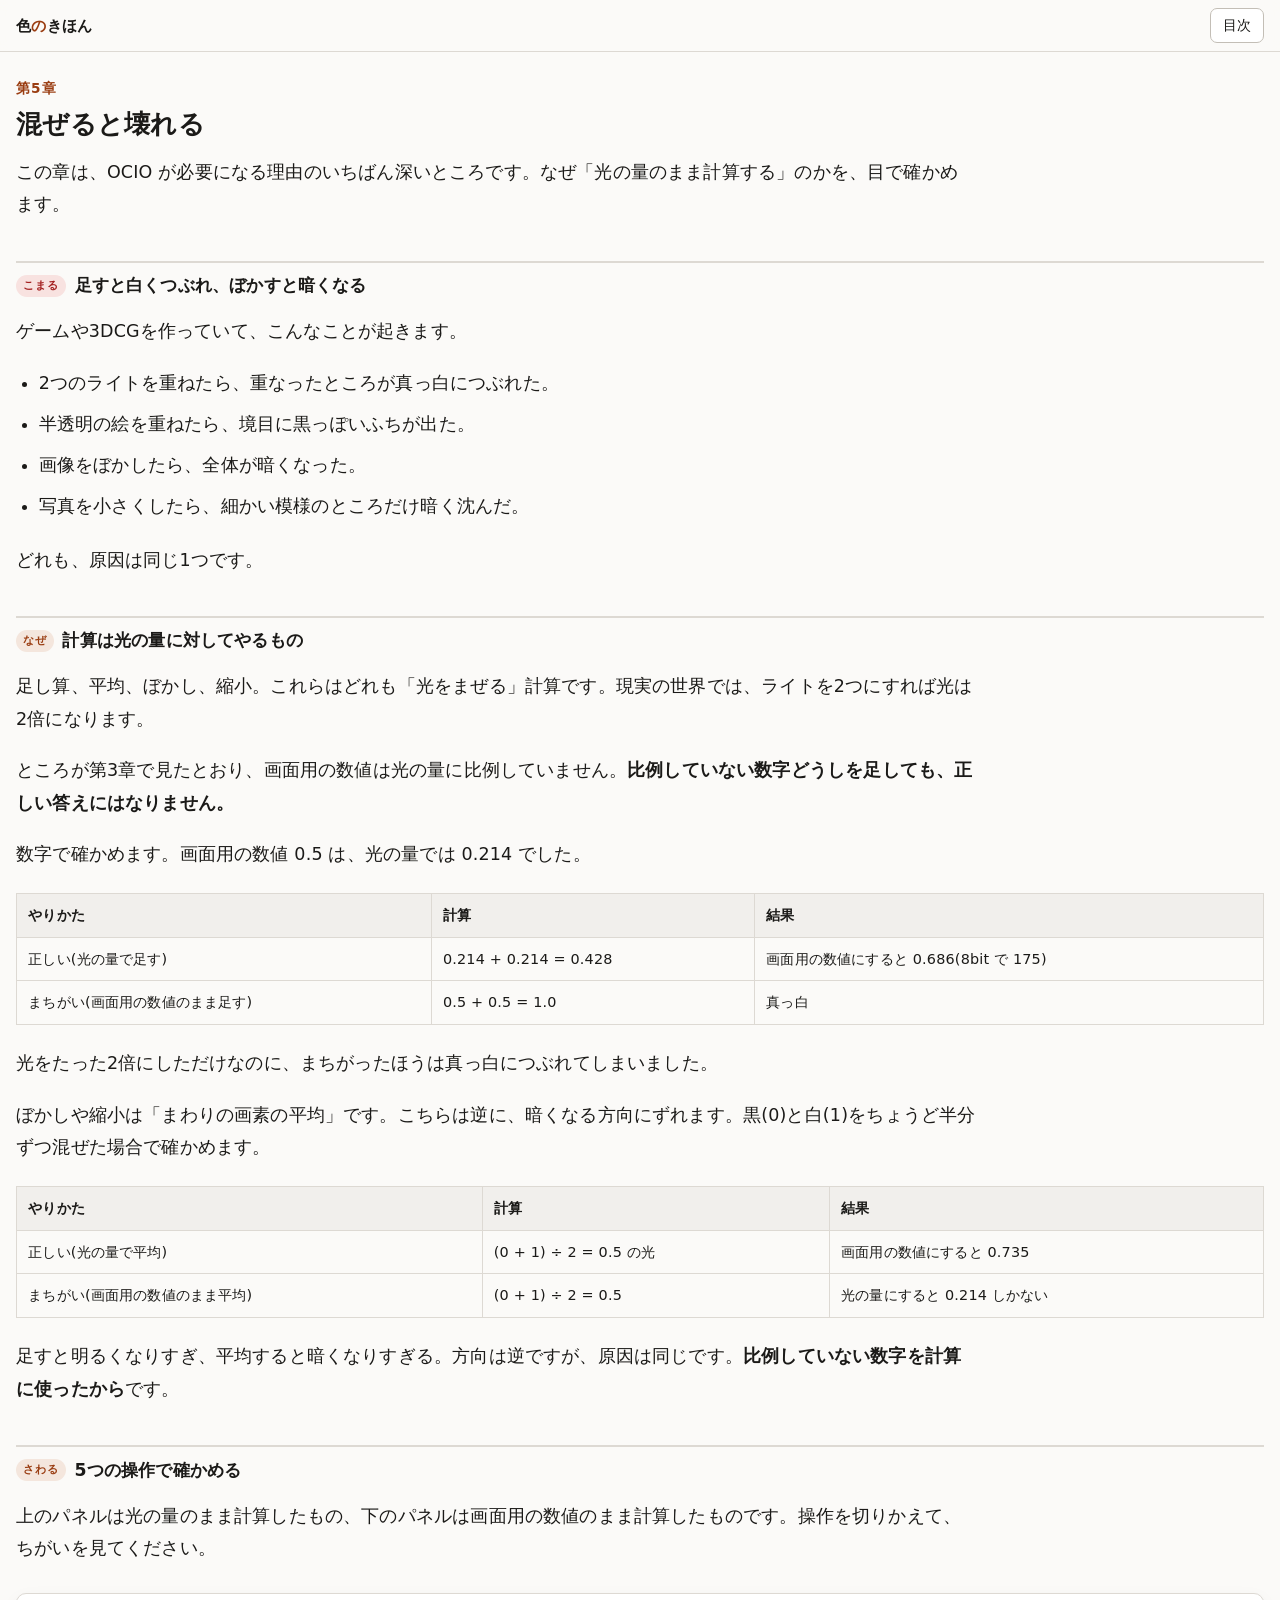
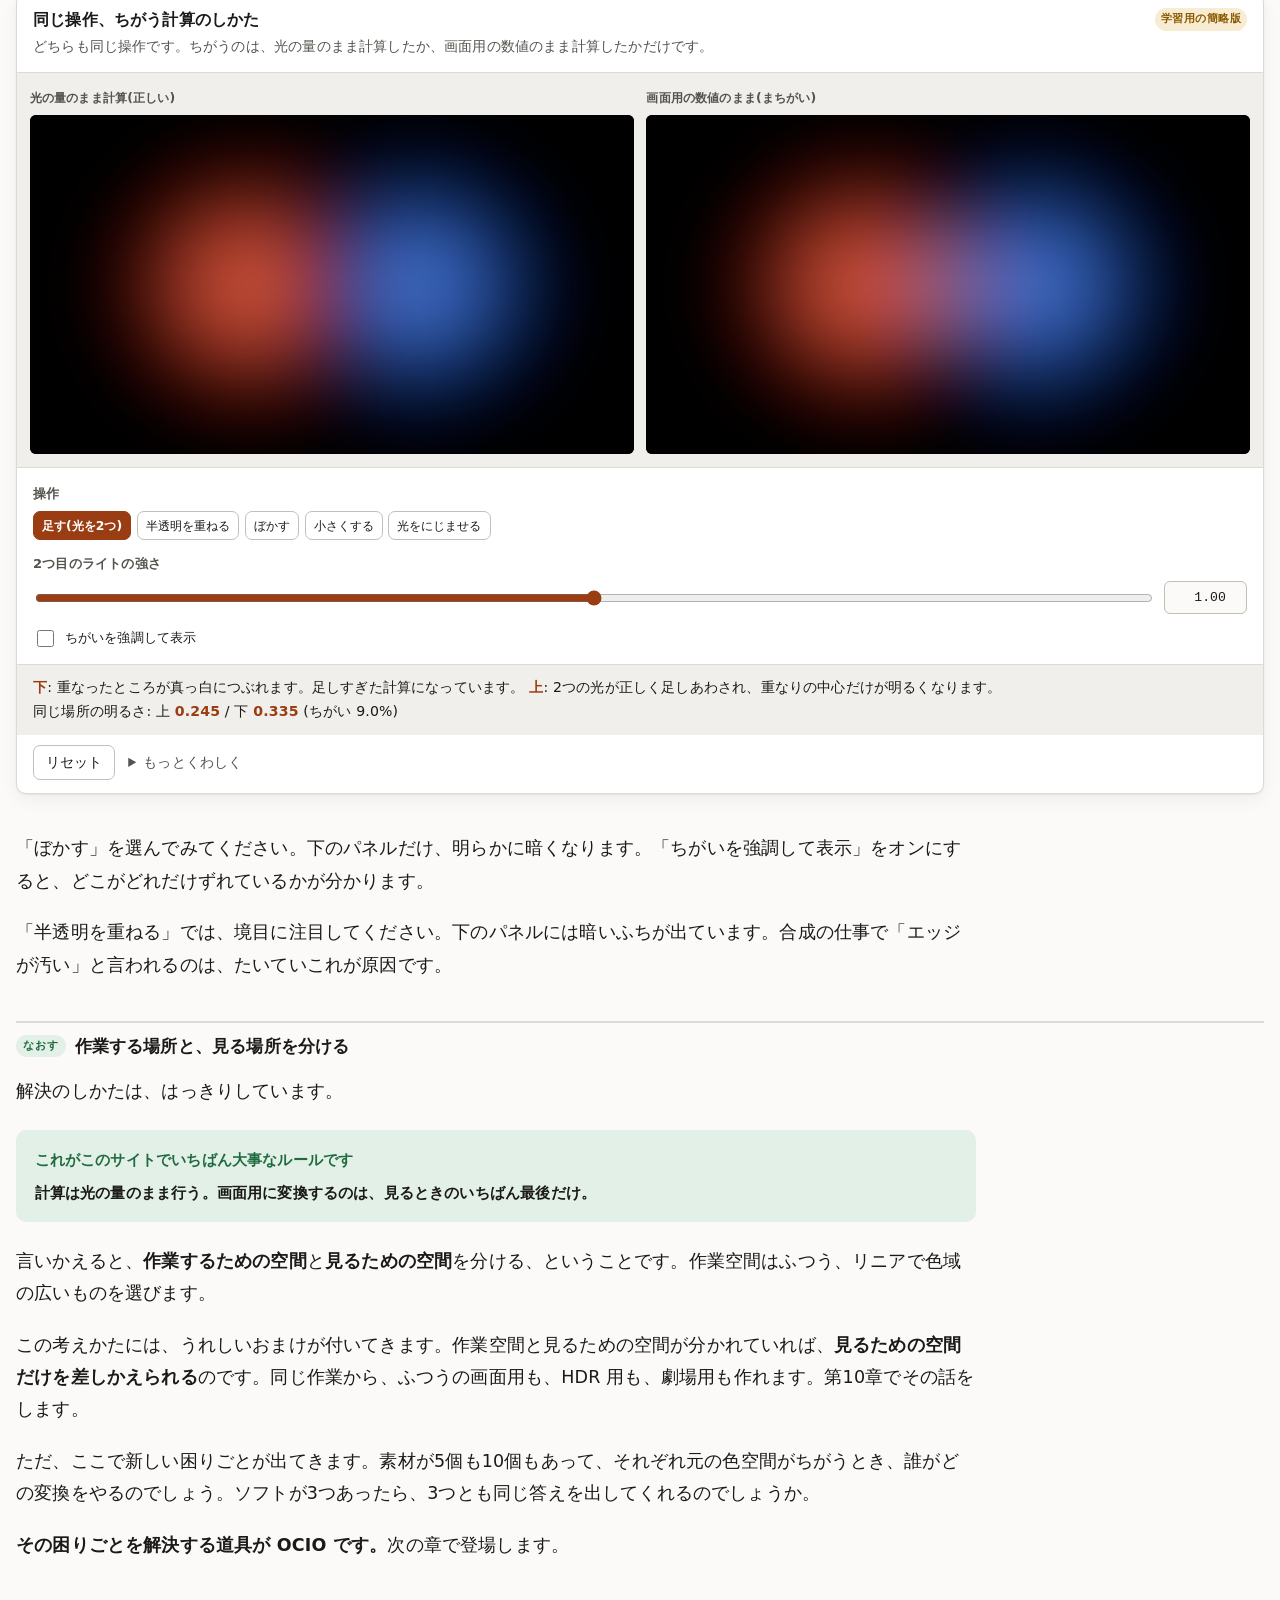
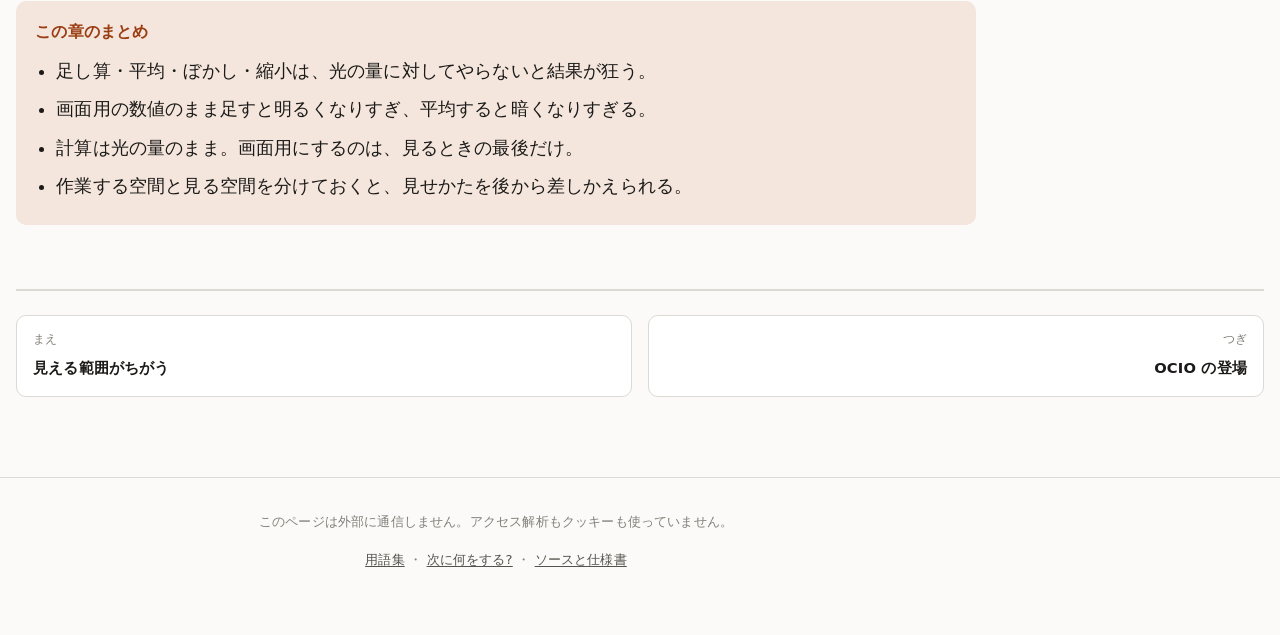
<file: ch05.html>
<!DOCTYPE html>
<html lang="ja">
<head>
<meta charset="utf-8">
<meta name="viewport" content="width=device-width, initial-scale=1">
<title>混ぜると壊れる | 色のきほん — OCIO と ACES をさわって学ぶ</title>
<meta name="description" content="足し算もぼかしも、リニアでないと狂う">
<meta name="color-scheme" content="light dark">
<link rel="stylesheet" href="assets/css/site.css">
<link rel="icon" href="data:image/svg+xml,%3Csvg xmlns='http://www.w3.org/2000/svg' viewBox='0 0 32 32'%3E%3Crect width='32' height='32' rx='7' fill='%239a3d12'/%3E%3Ccircle cx='12' cy='13' r='6' fill='%23f2b134'/%3E%3Ccircle cx='20' cy='19' r='6' fill='%23e8e4dc' opacity='.85'/%3E%3C/svg%3E">
<script type="module" src="js/main.js"></script>
</head>
<body data-chapter="ch05">
<header class="site-header">
  <div class="site-header-inner">
    <p class="site-title"><a href="index.html">色<span>の</span>きほん</a></p>
    <button class="btn nav-toggle" type="button" aria-controls="chapter-nav" aria-expanded="true" hidden>目次</button>
  </div>
  <nav class="chapter-nav" id="chapter-nav" aria-label="目次">
    <ol>
      <li><a href="index.html"><span class="num">0</span>はじめに</a></li>
      <li><a href="ch01.html"><span class="num">1</span>色ってなんだろう</a></li>
      <li><a href="ch02.html"><span class="num">2</span>数字だけでは色は決まらない</a></li>
      <li><a href="ch03.html"><span class="num">3</span>明るさの数字は正直じゃない</a></li>
      <li><a href="ch04.html"><span class="num">4</span>見える範囲がちがう</a></li>
      <li><a href="ch05.html" aria-current="page"><span class="num">5</span>混ぜると壊れる</a></li>
      <li><a href="ch06.html"><span class="num">6</span>OCIO の登場</a></li>
      <li><a href="ch07.html"><span class="num">7</span>config.ocio をさわる</a></li>
      <li><a href="ch08.html"><span class="num">8</span>ACES というみんなのルール</a></li>
      <li><a href="ch09.html"><span class="num">9</span>グレーディングはどこに入れる</a></li>
      <li><a href="ch10.html"><span class="num">10</span>HDR — 明るいテレビにも届ける</a></li>
      <li><a href="ch11.html"><span class="num">11</span>まとめとチェックテスト</a></li>
      <li><a href="glossary.html"><span class="num">A</span>用語集</a></li>
      <li><a href="next.html"><span class="num">B</span>次に何をする?</a></li>
    </ol>
  </nav>
</header>
<main>
<!-- BODY:START -->
<p class="chapter-kicker">第5章</p>
<h1>混ぜると壊れる</h1>
<p class="lead">この章は、OCIO が必要になる理由のいちばん深いところです。なぜ「光の量のまま計算する」のかを、目で確かめます。</p>

<h2 class="step step-trouble" data-step="こまる">足すと白くつぶれ、ぼかすと暗くなる</h2>

<p>ゲームや3DCGを作っていて、こんなことが起きます。</p>

<ul>
  <li>2つのライトを重ねたら、重なったところが真っ白につぶれた。</li>
  <li>半透明の絵を重ねたら、境目に黒っぽいふちが出た。</li>
  <li>画像をぼかしたら、全体が暗くなった。</li>
  <li>写真を小さくしたら、細かい模様のところだけ暗く沈んだ。</li>
</ul>

<p>どれも、原因は同じ1つです。</p>

<h2 class="step" data-step="なぜ">計算は光の量に対してやるもの</h2>

<p>足し算、平均、ぼかし、縮小。これらはどれも「光をまぜる」計算です。現実の世界では、ライトを2つにすれば光は2倍になります。</p>

<p>ところが第3章で見たとおり、画面用の数値は光の量に比例していません。<strong>比例していない数字どうしを足しても、正しい答えにはなりません。</strong></p>

<p>数字で確かめます。画面用の数値 0.5 は、光の量では 0.214 でした。</p>

<div class="table-wrap">
<table>
<thead><tr><th>やりかた</th><th>計算</th><th>結果</th></tr></thead>
<tbody>
<tr><td>正しい(光の量で足す)</td><td>0.214 + 0.214 = 0.428</td><td>画面用の数値にすると 0.686(8bit で 175)</td></tr>
<tr><td>まちがい(画面用の数値のまま足す)</td><td>0.5 + 0.5 = 1.0</td><td>真っ白</td></tr>
</tbody>
</table>
</div>

<p>光をたった2倍にしただけなのに、まちがったほうは真っ白につぶれてしまいました。</p>

<p>ぼかしや縮小は「まわりの画素の平均」です。こちらは逆に、暗くなる方向にずれます。黒(0)と白(1)をちょうど半分ずつ混ぜた場合で確かめます。</p>

<div class="table-wrap">
<table>
<thead><tr><th>やりかた</th><th>計算</th><th>結果</th></tr></thead>
<tbody>
<tr><td>正しい(光の量で平均)</td><td>(0 + 1) ÷ 2 = 0.5 の光</td><td>画面用の数値にすると 0.735</td></tr>
<tr><td>まちがい(画面用の数値のまま平均)</td><td>(0 + 1) ÷ 2 = 0.5</td><td>光の量にすると 0.214 しかない</td></tr>
</tbody>
</table>
</div>

<p>足すと明るくなりすぎ、平均すると暗くなりすぎる。方向は逆ですが、原因は同じです。<strong>比例していない数字を計算に使ったから</strong>です。</p>

<h2 class="step" data-step="さわる">5つの操作で確かめる</h2>

<p>上のパネルは光の量のまま計算したもの、下のパネルは画面用の数値のまま計算したものです。操作を切りかえて、ちがいを見てください。</p>

<div data-widget="i07" class="js-mount">
  <div class="js-required">
    <p class="fallback-title">ここは動かして見る部分です</p>
    <p>JavaScript を有効にすると、足し算・半透明の重ね・ぼかし・縮小・光のにじみの5つを、正しい計算とまちがった計算で比べられます。とくに「ぼかす」を選ぶと、下のパネルだけ全体が暗くなることが分かります。</p>
  </div>
</div>

<p>「ぼかす」を選んでみてください。下のパネルだけ、明らかに暗くなります。「ちがいを強調して表示」をオンにすると、どこがどれだけずれているかが分かります。</p>

<p>「半透明を重ねる」では、境目に注目してください。下のパネルには暗いふちが出ています。合成の仕事で「エッジが汚い」と言われるのは、たいていこれが原因です。</p>

<h2 class="step step-fix" data-step="なおす">作業する場所と、見る場所を分ける</h2>

<p>解決のしかたは、はっきりしています。</p>

<div class="callout callout-good">
  <p class="note-title">これがこのサイトでいちばん大事なルールです</p>
  <p><strong>計算は光の量のまま行う。画面用に変換するのは、見るときのいちばん最後だけ。</strong></p>
</div>

<p>言いかえると、<strong>作業するための空間</strong>と<strong>見るための空間</strong>を分ける、ということです。作業空間はふつう、リニアで色域の広いものを選びます。</p>

<p>この考えかたには、うれしいおまけが付いてきます。作業空間と見るための空間が分かれていれば、<strong>見るための空間だけを差しかえられる</strong>のです。同じ作業から、ふつうの画面用も、HDR 用も、劇場用も作れます。第10章でその話をします。</p>

<p>ただ、ここで新しい困りごとが出てきます。素材が5個も10個もあって、それぞれ元の色空間がちがうとき、誰がどの変換をやるのでしょう。ソフトが3つあったら、3つとも同じ答えを出してくれるのでしょうか。</p>

<p><strong>その困りごとを解決する道具が OCIO です。</strong>次の章で登場します。</p>

<div class="recap">
  <h3>この章のまとめ</h3>
  <ul>
    <li>足し算・平均・ぼかし・縮小は、光の量に対してやらないと結果が狂う。</li>
    <li>画面用の数値のまま足すと明るくなりすぎ、平均すると暗くなりすぎる。</li>
    <li>計算は光の量のまま。画面用にするのは、見るときの最後だけ。</li>
    <li>作業する空間と見る空間を分けておくと、見せかたを後から差しかえられる。</li>
  </ul>
</div>
<!-- BODY:END -->
<nav class="chapter-foot" aria-label="前後の章">
    <a class="prev" href="ch04.html" rel="prev"><span class="dir">まえ</span><span class="ttl">見える範囲がちがう</span></a>
    <a class="next" href="ch06.html" rel="next"><span class="dir">つぎ</span><span class="ttl">OCIO の登場</span></a>
  </nav>
</main>
<footer class="site-footer">
  <p>このページは外部に通信しません。アクセス解析もクッキーも使っていません。</p>
  <p><a href="glossary.html">用語集</a> ・ <a href="next.html">次に何をする?</a> ・
     <a href="https://github.com/ytaniytani/OCIO-basics">ソースと仕様書</a></p>
</footer>
</body>
</html>
</file>
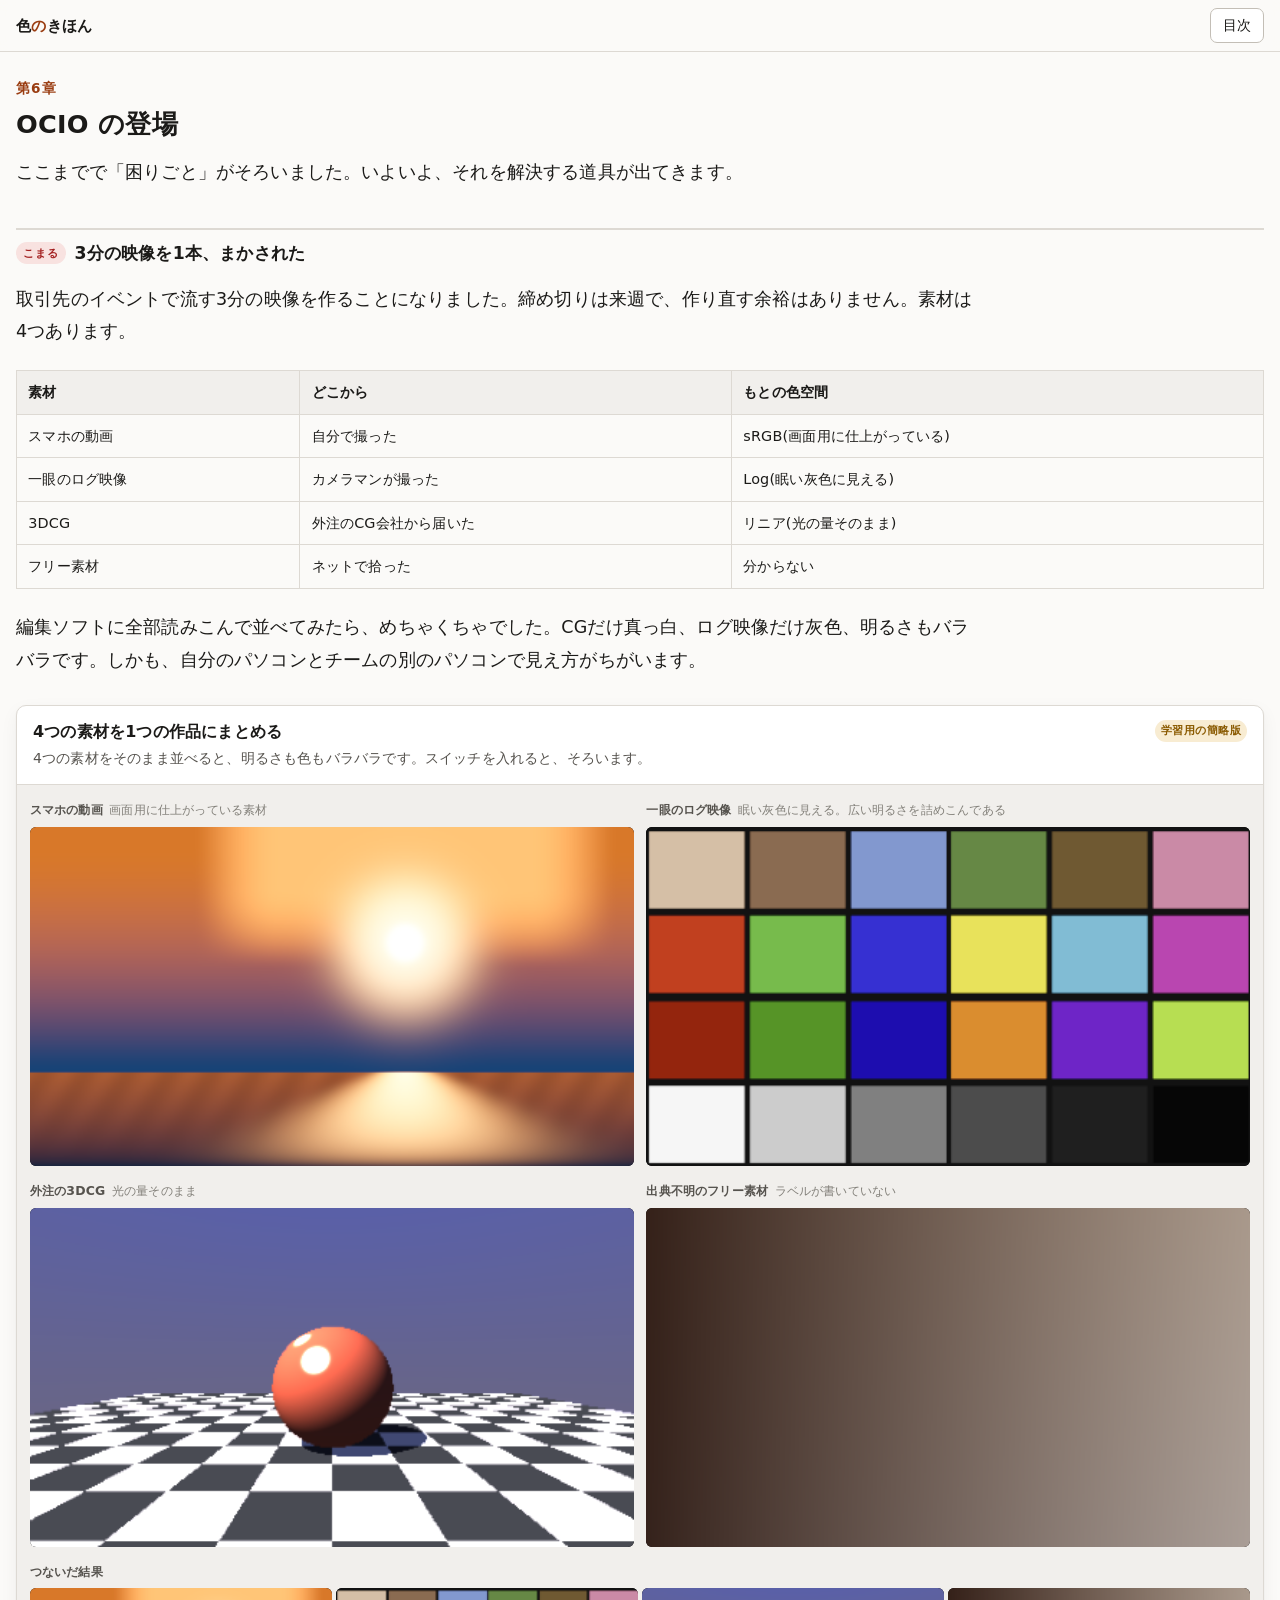
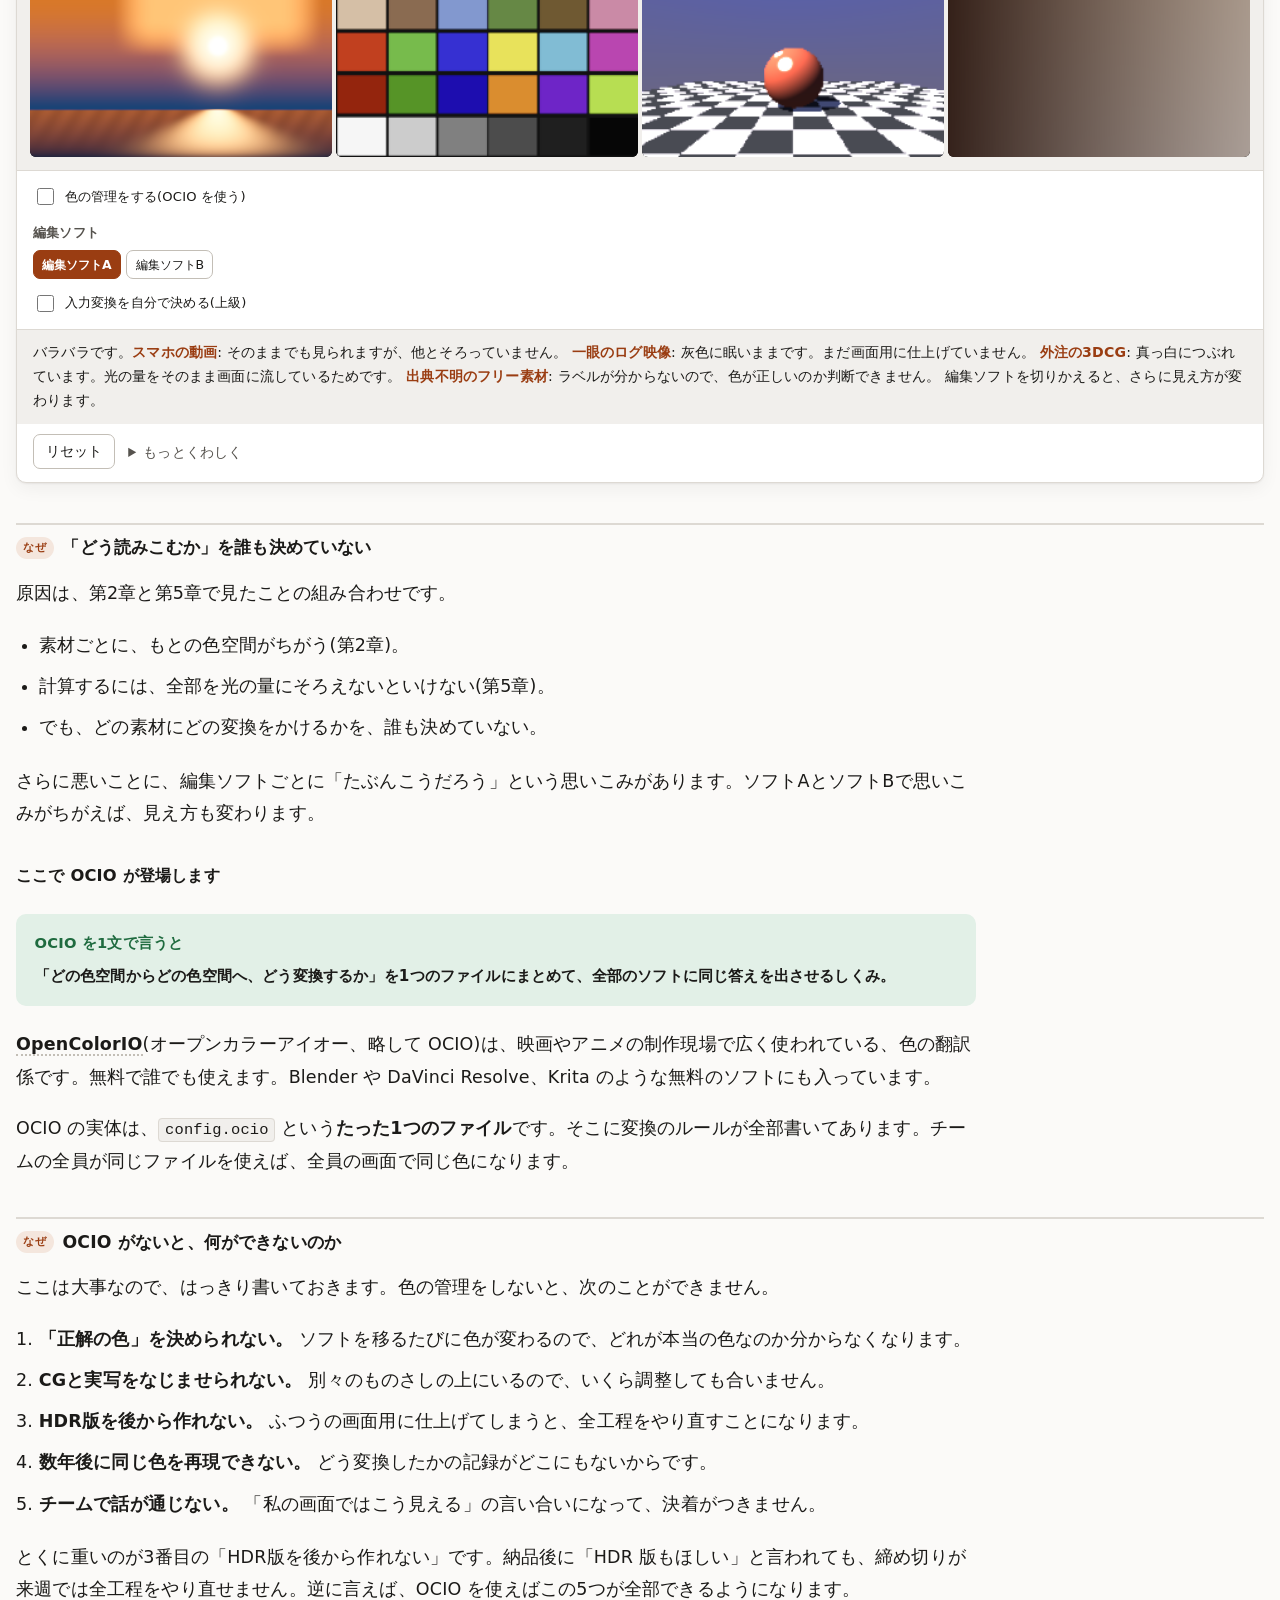
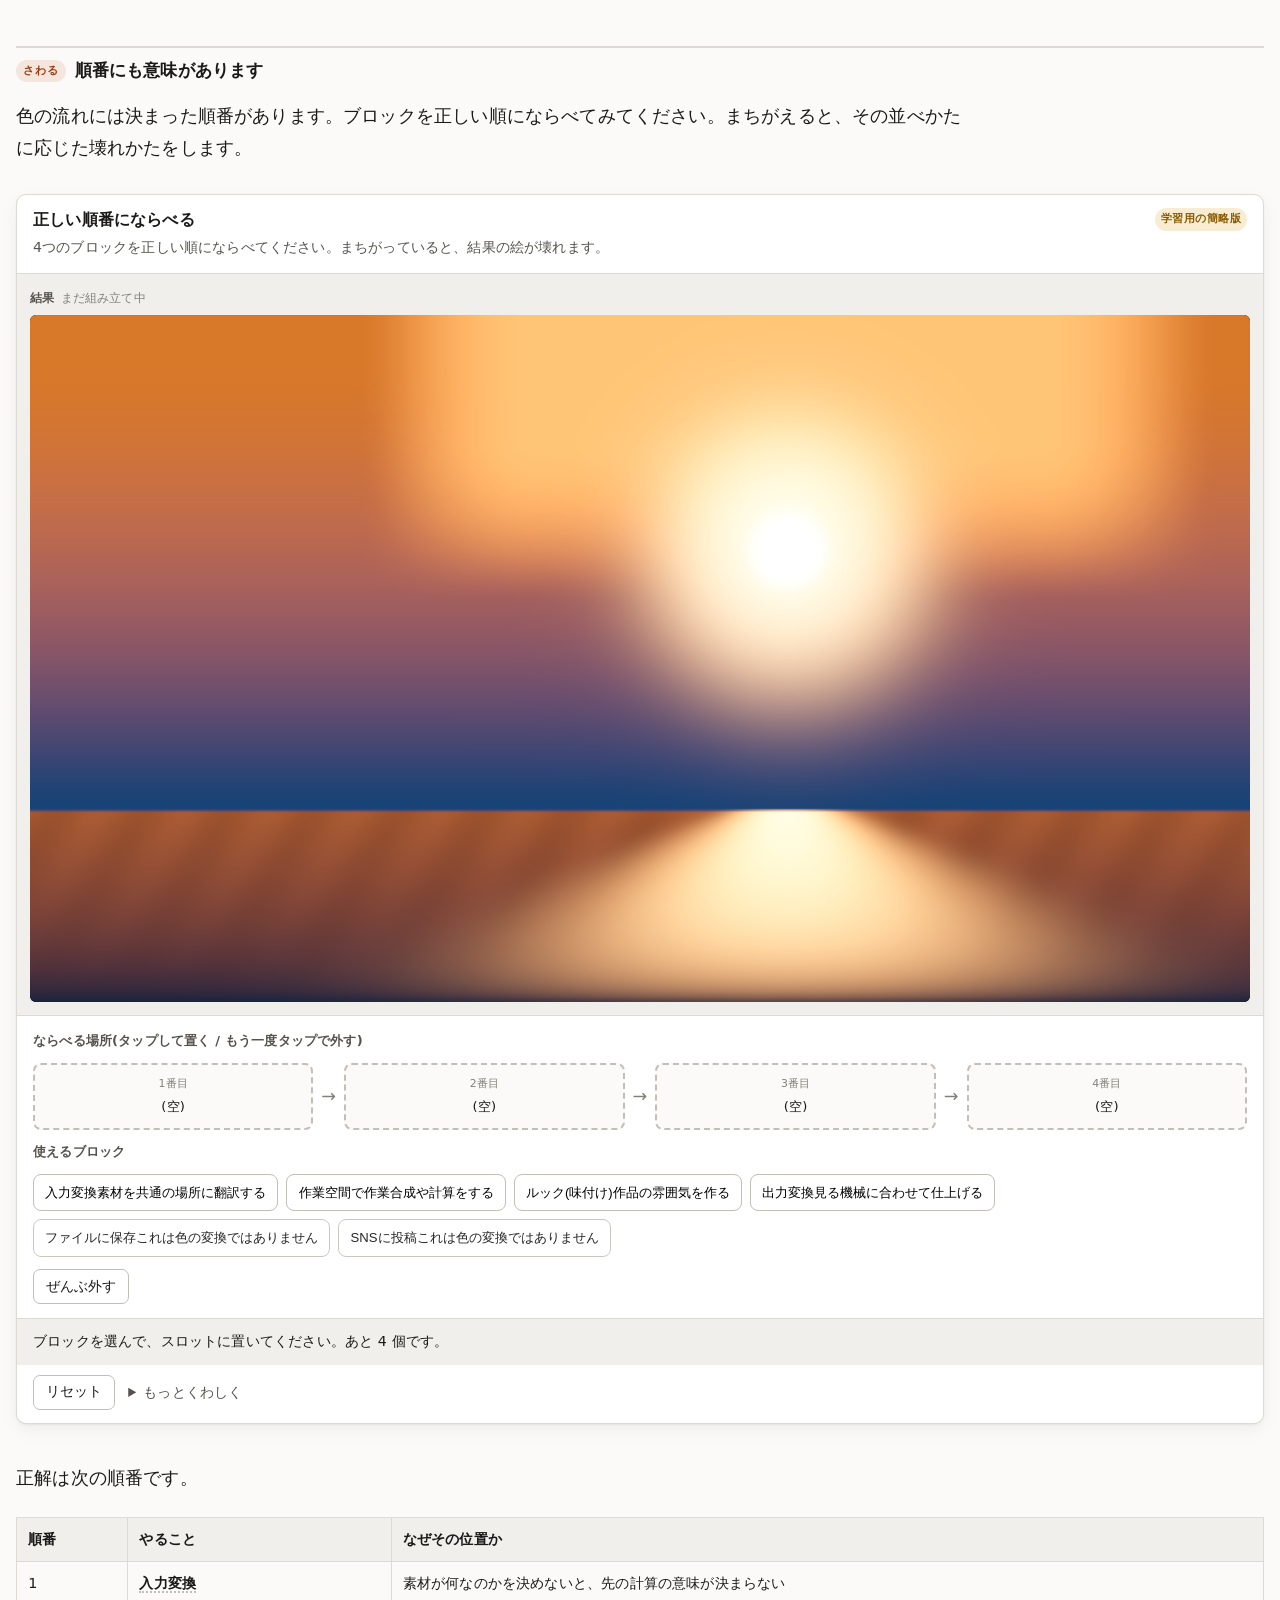
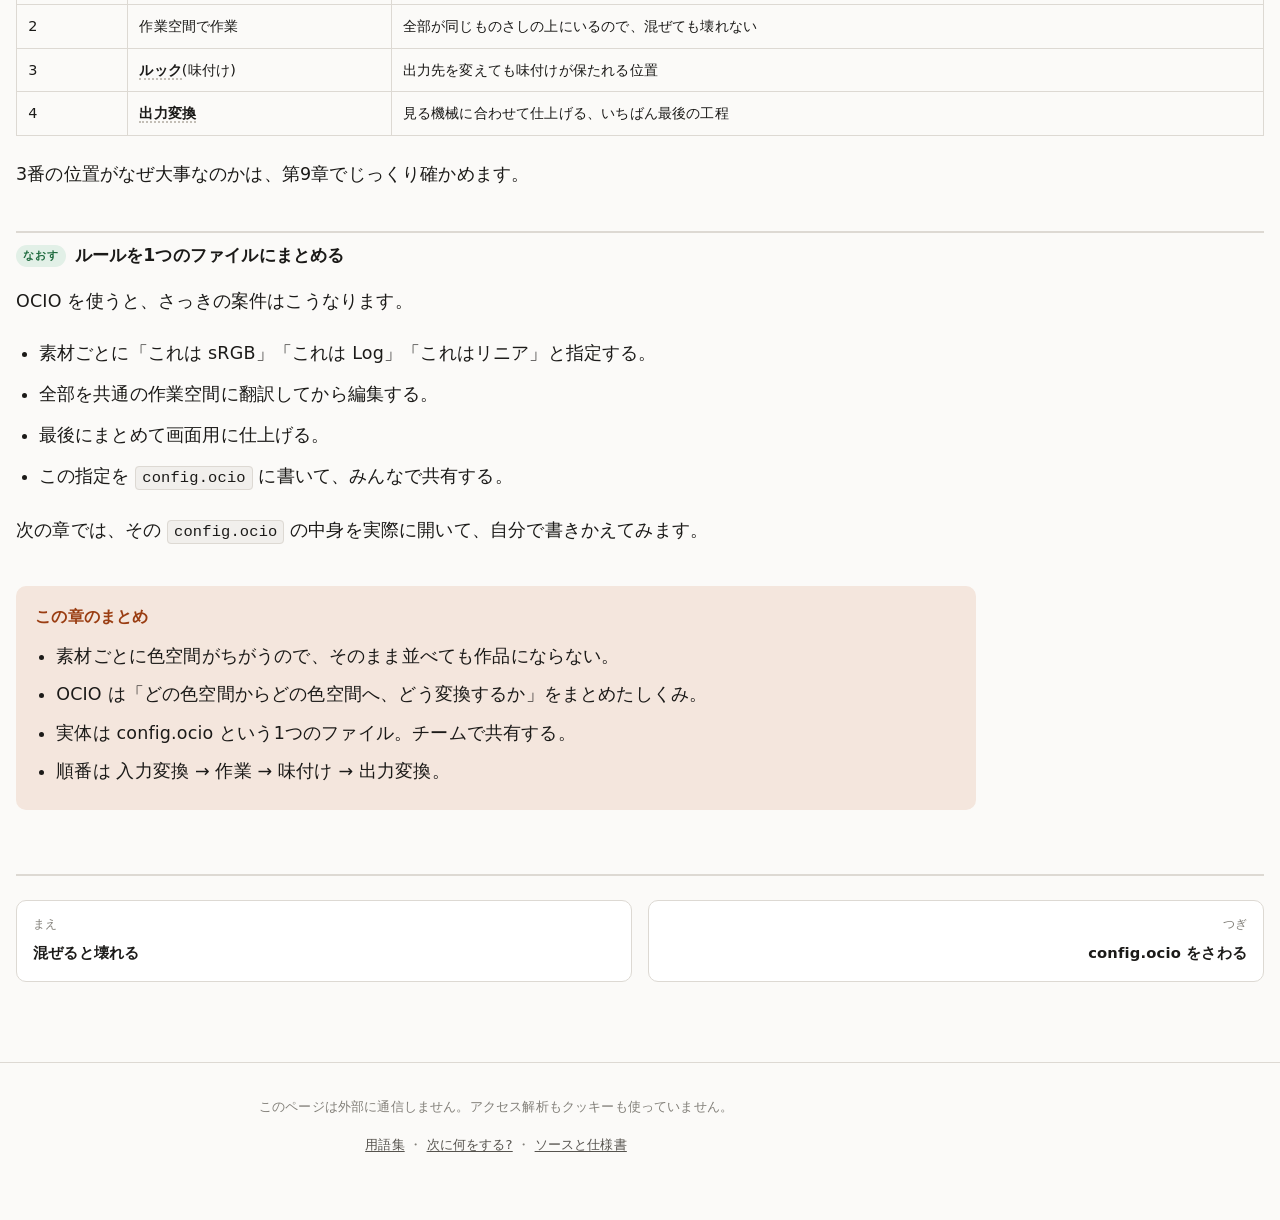
<file: ch06.html>
<!DOCTYPE html>
<html lang="ja">
<head>
<meta charset="utf-8">
<meta name="viewport" content="width=device-width, initial-scale=1">
<title>OCIO の登場 | 色のきほん — OCIO と ACES をさわって学ぶ</title>
<meta name="description" content="バラバラの素材を1つの作品にまとめる">
<meta name="color-scheme" content="light dark">
<link rel="stylesheet" href="assets/css/site.css">
<link rel="icon" href="data:image/svg+xml,%3Csvg xmlns='http://www.w3.org/2000/svg' viewBox='0 0 32 32'%3E%3Crect width='32' height='32' rx='7' fill='%239a3d12'/%3E%3Ccircle cx='12' cy='13' r='6' fill='%23f2b134'/%3E%3Ccircle cx='20' cy='19' r='6' fill='%23e8e4dc' opacity='.85'/%3E%3C/svg%3E">
<script type="module" src="js/main.js"></script>
</head>
<body data-chapter="ch06">
<header class="site-header">
  <div class="site-header-inner">
    <p class="site-title"><a href="index.html">色<span>の</span>きほん</a></p>
    <button class="btn nav-toggle" type="button" aria-controls="chapter-nav" aria-expanded="true" hidden>目次</button>
  </div>
  <nav class="chapter-nav" id="chapter-nav" aria-label="目次">
    <ol>
      <li><a href="index.html"><span class="num">0</span>はじめに</a></li>
      <li><a href="ch01.html"><span class="num">1</span>色ってなんだろう</a></li>
      <li><a href="ch02.html"><span class="num">2</span>数字だけでは色は決まらない</a></li>
      <li><a href="ch03.html"><span class="num">3</span>明るさの数字は正直じゃない</a></li>
      <li><a href="ch04.html"><span class="num">4</span>見える範囲がちがう</a></li>
      <li><a href="ch05.html"><span class="num">5</span>混ぜると壊れる</a></li>
      <li><a href="ch06.html" aria-current="page"><span class="num">6</span>OCIO の登場</a></li>
      <li><a href="ch07.html"><span class="num">7</span>config.ocio をさわる</a></li>
      <li><a href="ch08.html"><span class="num">8</span>ACES というみんなのルール</a></li>
      <li><a href="ch09.html"><span class="num">9</span>グレーディングはどこに入れる</a></li>
      <li><a href="ch10.html"><span class="num">10</span>HDR — 明るいテレビにも届ける</a></li>
      <li><a href="ch11.html"><span class="num">11</span>まとめとチェックテスト</a></li>
      <li><a href="glossary.html"><span class="num">A</span>用語集</a></li>
      <li><a href="next.html"><span class="num">B</span>次に何をする?</a></li>
    </ol>
  </nav>
</header>
<main>
<!-- BODY:START -->
<p class="chapter-kicker">第6章</p>
<h1>OCIO の登場</h1>
<p class="lead">ここまでで「困りごと」がそろいました。いよいよ、それを解決する道具が出てきます。</p>

<h2 class="step step-trouble" data-step="こまる">3分の映像を1本、まかされた</h2>

<p>取引先のイベントで流す3分の映像を作ることになりました。締め切りは来週で、作り直す余裕はありません。素材は4つあります。</p>

<div class="table-wrap">
<table>
<thead><tr><th>素材</th><th>どこから</th><th>もとの色空間</th></tr></thead>
<tbody>
<tr><td>スマホの動画</td><td>自分で撮った</td><td>sRGB(画面用に仕上がっている)</td></tr>
<tr><td>一眼のログ映像</td><td>カメラマンが撮った</td><td>Log(眠い灰色に見える)</td></tr>
<tr><td>3DCG</td><td>外注のCG会社から届いた</td><td>リニア(光の量そのまま)</td></tr>
<tr><td>フリー素材</td><td>ネットで拾った</td><td>分からない</td></tr>
</tbody>
</table>
</div>

<p>編集ソフトに全部読みこんで並べてみたら、めちゃくちゃでした。CGだけ真っ白、ログ映像だけ灰色、明るさもバラバラです。しかも、自分のパソコンとチームの別のパソコンで見え方がちがいます。</p>

<div data-widget="i08" class="js-mount">
  <div class="js-required">
    <p class="fallback-title">ここは動かして見る部分です</p>
    <p>JavaScript を有効にすると、4つの素材を色の管理あり・なしで比べられます。管理をしないと素材ごとに見え方がバラバラで、編集ソフトを変えるとさらに変わります。管理をすると全部そろい、ソフトを変えても同じになります。</p>
  </div>
</div>

<h2 class="step" data-step="なぜ">「どう読みこむか」を誰も決めていない</h2>

<p>原因は、第2章と第5章で見たことの組み合わせです。</p>

<ul>
  <li>素材ごとに、もとの色空間がちがう(第2章)。</li>
  <li>計算するには、全部を光の量にそろえないといけない(第5章)。</li>
  <li>でも、どの素材にどの変換をかけるかを、誰も決めていない。</li>
</ul>

<p>さらに悪いことに、編集ソフトごとに「たぶんこうだろう」という思いこみがあります。ソフトAとソフトBで思いこみがちがえば、見え方も変わります。</p>

<h3>ここで OCIO が登場します</h3>

<div class="callout callout-good">
  <p class="note-title">OCIO を1文で言うと</p>
  <p><strong>「どの色空間からどの色空間へ、どう変換するか」を1つのファイルにまとめて、全部のソフトに同じ答えを出させるしくみ。</strong></p>
</div>

<p><span class="term">OpenColorIO</span>(オープンカラーアイオー、略して OCIO)は、映画やアニメの制作現場で広く使われている、色の翻訳係です。無料で誰でも使えます。Blender や DaVinci Resolve、Krita のような無料のソフトにも入っています。</p>

<p>OCIO の実体は、<code>config.ocio</code> という<strong>たった1つのファイル</strong>です。そこに変換のルールが全部書いてあります。チームの全員が同じファイルを使えば、全員の画面で同じ色になります。</p>

<h2 class="step" data-step="なぜ">OCIO がないと、何ができないのか</h2>

<p>ここは大事なので、はっきり書いておきます。色の管理をしないと、次のことができません。</p>

<ol>
  <li><strong>「正解の色」を決められない。</strong> ソフトを移るたびに色が変わるので、どれが本当の色なのか分からなくなります。</li>
  <li><strong>CGと実写をなじませられない。</strong> 別々のものさしの上にいるので、いくら調整しても合いません。</li>
  <li><strong>HDR版を後から作れない。</strong> ふつうの画面用に仕上げてしまうと、全工程をやり直すことになります。</li>
  <li><strong>数年後に同じ色を再現できない。</strong> どう変換したかの記録がどこにもないからです。</li>
  <li><strong>チームで話が通じない。</strong> 「私の画面ではこう見える」の言い合いになって、決着がつきません。</li>
</ol>

<p>とくに重いのが3番目の「HDR版を後から作れない」です。納品後に「HDR 版もほしい」と言われても、締め切りが来週では全工程をやり直せません。逆に言えば、OCIO を使えばこの5つが全部できるようになります。</p>

<h2 class="step" data-step="さわる">順番にも意味があります</h2>

<p>色の流れには決まった順番があります。ブロックを正しい順にならべてみてください。まちがえると、その並べかたに応じた壊れかたをします。</p>

<div data-widget="i09" class="js-mount">
  <div class="js-required">
    <p class="fallback-title">ここは動かして見る部分です</p>
    <p>JavaScript を有効にすると、パイプラインを組み立てるパズルができます。正解は「入力変換 → 作業空間で作業 → ルック(味付け) → 出力変換」の順です。</p>
  </div>
</div>

<p>正解は次の順番です。</p>

<div class="table-wrap">
<table>
<thead><tr><th>順番</th><th>やること</th><th>なぜその位置か</th></tr></thead>
<tbody>
<tr><td>1</td><td><span class="term">入力変換</span></td><td>素材が何なのかを決めないと、先の計算の意味が決まらない</td></tr>
<tr><td>2</td><td>作業空間で作業</td><td>全部が同じものさしの上にいるので、混ぜても壊れない</td></tr>
<tr><td>3</td><td><span class="term">ルック</span>(味付け)</td><td>出力先を変えても味付けが保たれる位置</td></tr>
<tr><td>4</td><td><span class="term">出力変換</span></td><td>見る機械に合わせて仕上げる、いちばん最後の工程</td></tr>
</tbody>
</table>
</div>

<p>3番の位置がなぜ大事なのかは、第9章でじっくり確かめます。</p>

<h2 class="step step-fix" data-step="なおす">ルールを1つのファイルにまとめる</h2>

<p>OCIO を使うと、さっきの案件はこうなります。</p>

<ul>
  <li>素材ごとに「これは sRGB」「これは Log」「これはリニア」と指定する。</li>
  <li>全部を共通の作業空間に翻訳してから編集する。</li>
  <li>最後にまとめて画面用に仕上げる。</li>
  <li>この指定を <code>config.ocio</code> に書いて、みんなで共有する。</li>
</ul>

<p>次の章では、その <code>config.ocio</code> の中身を実際に開いて、自分で書きかえてみます。</p>

<div class="recap">
  <h3>この章のまとめ</h3>
  <ul>
    <li>素材ごとに色空間がちがうので、そのまま並べても作品にならない。</li>
    <li>OCIO は「どの色空間からどの色空間へ、どう変換するか」をまとめたしくみ。</li>
    <li>実体は config.ocio という1つのファイル。チームで共有する。</li>
    <li>順番は 入力変換 → 作業 → 味付け → 出力変換。</li>
  </ul>
</div>
<!-- BODY:END -->
<nav class="chapter-foot" aria-label="前後の章">
    <a class="prev" href="ch05.html" rel="prev"><span class="dir">まえ</span><span class="ttl">混ぜると壊れる</span></a>
    <a class="next" href="ch07.html" rel="next"><span class="dir">つぎ</span><span class="ttl">config.ocio をさわる</span></a>
  </nav>
</main>
<footer class="site-footer">
  <p>このページは外部に通信しません。アクセス解析もクッキーも使っていません。</p>
  <p><a href="glossary.html">用語集</a> ・ <a href="next.html">次に何をする?</a> ・
     <a href="https://github.com/ytaniytani/OCIO-basics">ソースと仕様書</a></p>
</footer>
</body>
</html>
</file>
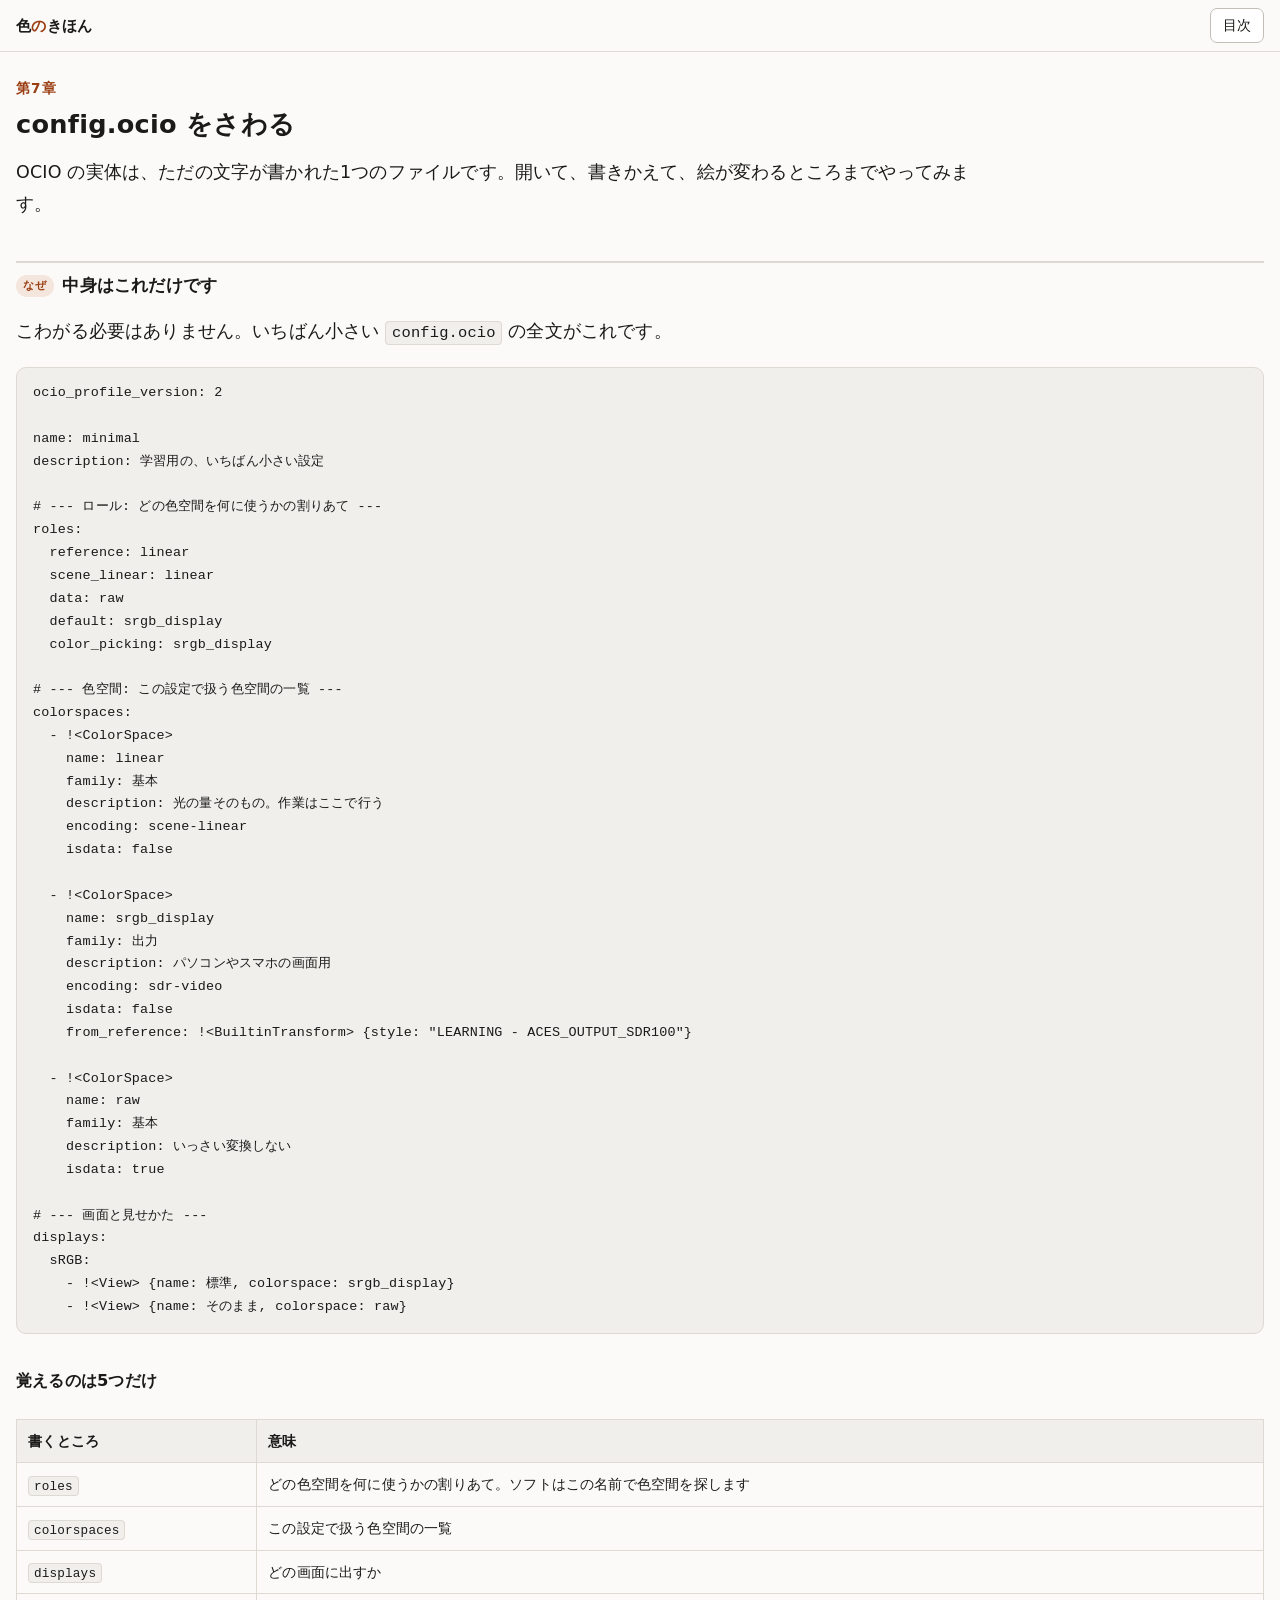
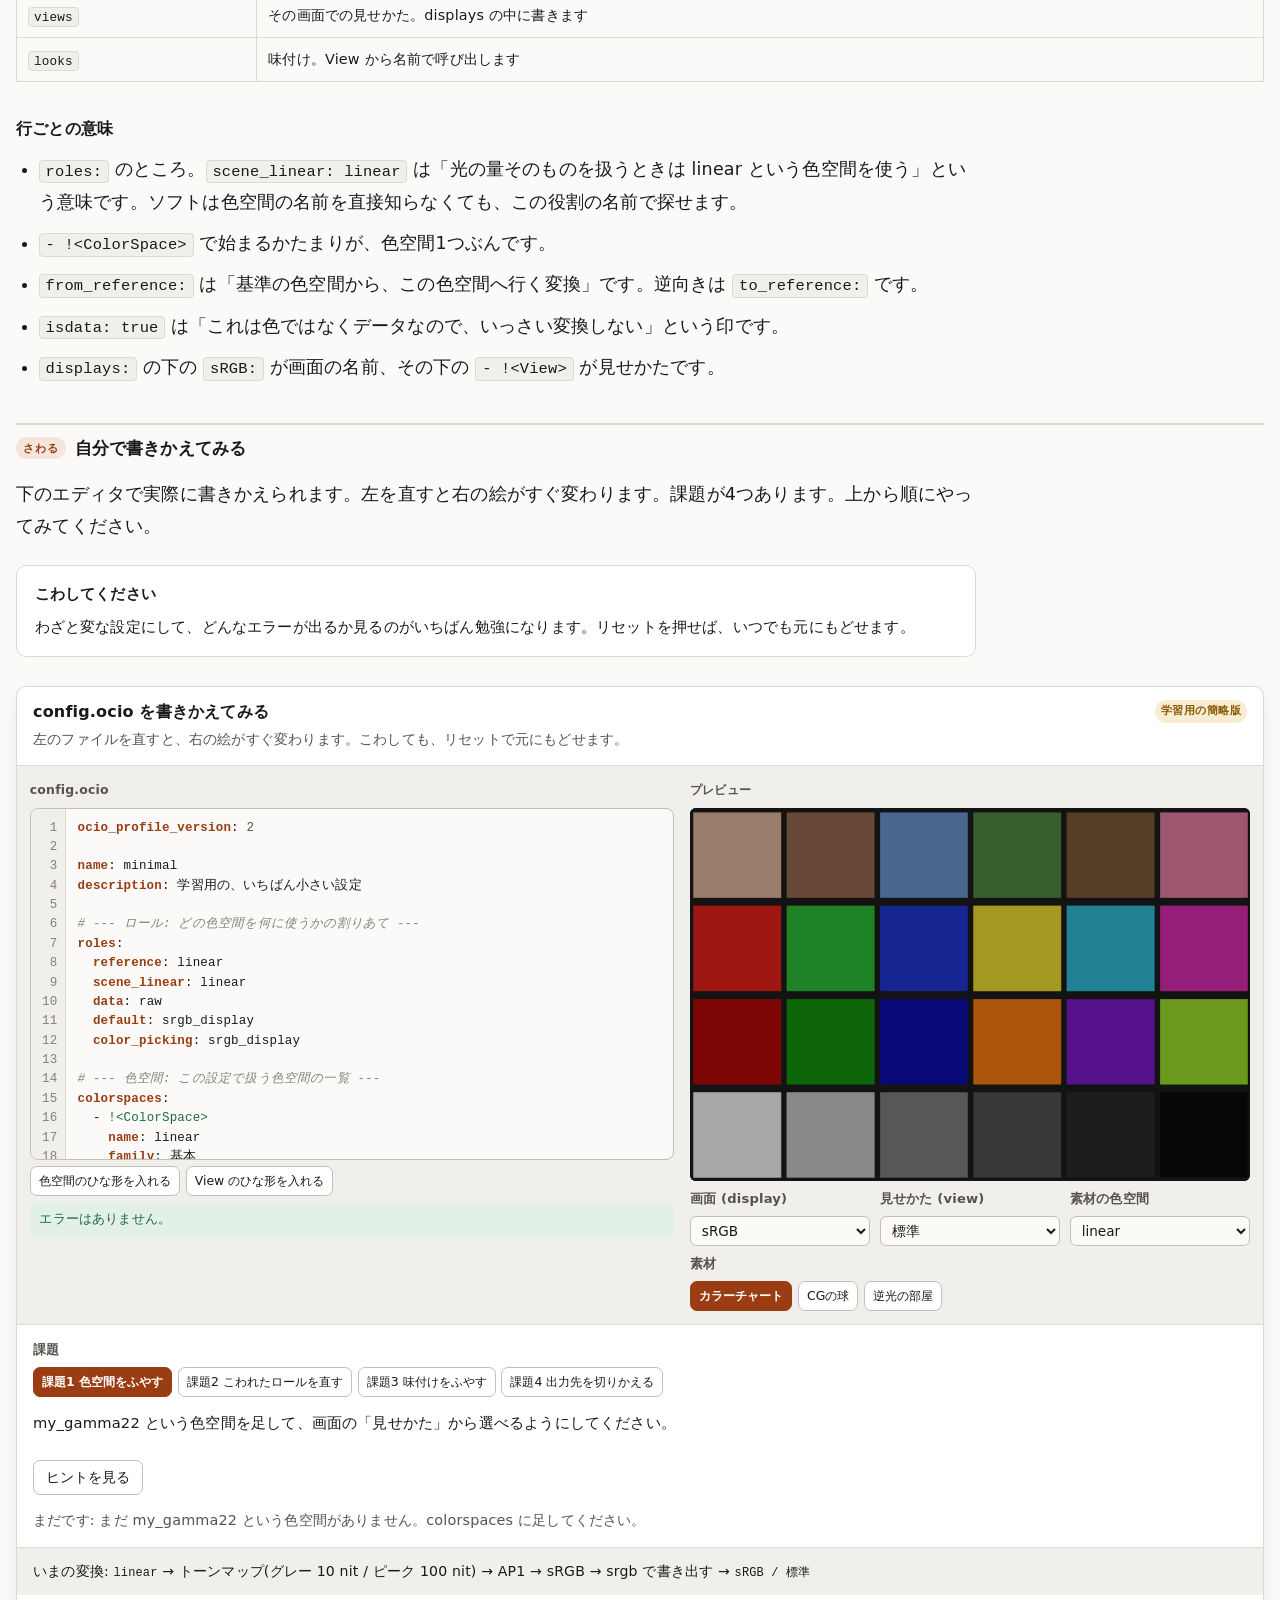
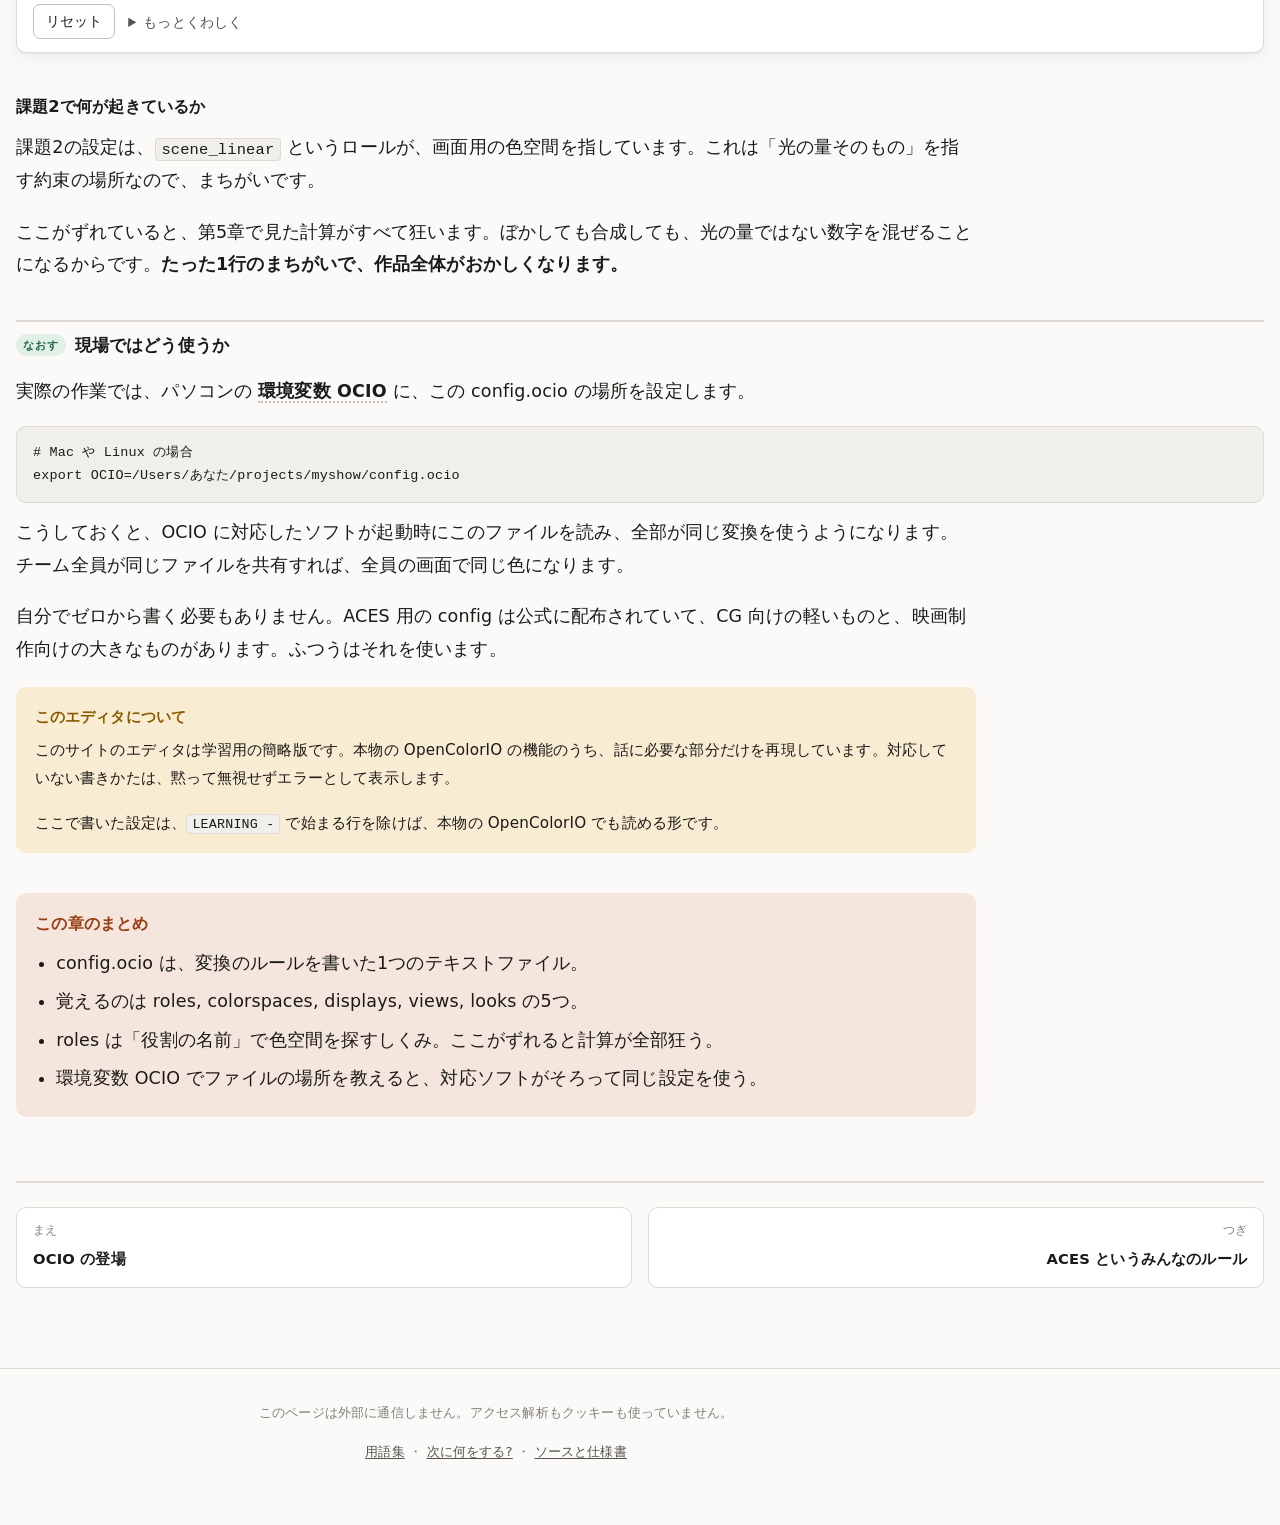
<file: ch07.html>
<!DOCTYPE html>
<html lang="ja">
<head>
<meta charset="utf-8">
<meta name="viewport" content="width=device-width, initial-scale=1">
<title>config.ocio をさわる | 色のきほん — OCIO と ACES をさわって学ぶ</title>
<meta name="description" content="設定ファイルを自分で書きかえてみる">
<meta name="color-scheme" content="light dark">
<link rel="stylesheet" href="assets/css/site.css">
<link rel="icon" href="data:image/svg+xml,%3Csvg xmlns='http://www.w3.org/2000/svg' viewBox='0 0 32 32'%3E%3Crect width='32' height='32' rx='7' fill='%239a3d12'/%3E%3Ccircle cx='12' cy='13' r='6' fill='%23f2b134'/%3E%3Ccircle cx='20' cy='19' r='6' fill='%23e8e4dc' opacity='.85'/%3E%3C/svg%3E">
<script type="module" src="js/main.js"></script>
</head>
<body data-chapter="ch07">
<header class="site-header">
  <div class="site-header-inner">
    <p class="site-title"><a href="index.html">色<span>の</span>きほん</a></p>
    <button class="btn nav-toggle" type="button" aria-controls="chapter-nav" aria-expanded="true" hidden>目次</button>
  </div>
  <nav class="chapter-nav" id="chapter-nav" aria-label="目次">
    <ol>
      <li><a href="index.html"><span class="num">0</span>はじめに</a></li>
      <li><a href="ch01.html"><span class="num">1</span>色ってなんだろう</a></li>
      <li><a href="ch02.html"><span class="num">2</span>数字だけでは色は決まらない</a></li>
      <li><a href="ch03.html"><span class="num">3</span>明るさの数字は正直じゃない</a></li>
      <li><a href="ch04.html"><span class="num">4</span>見える範囲がちがう</a></li>
      <li><a href="ch05.html"><span class="num">5</span>混ぜると壊れる</a></li>
      <li><a href="ch06.html"><span class="num">6</span>OCIO の登場</a></li>
      <li><a href="ch07.html" aria-current="page"><span class="num">7</span>config.ocio をさわる</a></li>
      <li><a href="ch08.html"><span class="num">8</span>ACES というみんなのルール</a></li>
      <li><a href="ch09.html"><span class="num">9</span>グレーディングはどこに入れる</a></li>
      <li><a href="ch10.html"><span class="num">10</span>HDR — 明るいテレビにも届ける</a></li>
      <li><a href="ch11.html"><span class="num">11</span>まとめとチェックテスト</a></li>
      <li><a href="glossary.html"><span class="num">A</span>用語集</a></li>
      <li><a href="next.html"><span class="num">B</span>次に何をする?</a></li>
    </ol>
  </nav>
</header>
<main>
<!-- BODY:START -->
<p class="chapter-kicker">第7章</p>
<h1>config.ocio をさわる</h1>
<p class="lead">OCIO の実体は、ただの文字が書かれた1つのファイルです。開いて、書きかえて、絵が変わるところまでやってみます。</p>

<h2 class="step" data-step="なぜ">中身はこれだけです</h2>

<p>こわがる必要はありません。いちばん小さい <code>config.ocio</code> の全文がこれです。</p>

<pre><code>ocio_profile_version: 2

name: minimal
description: 学習用の、いちばん小さい設定

# --- ロール: どの色空間を何に使うかの割りあて ---
roles:
  reference: linear
  scene_linear: linear
  data: raw
  default: srgb_display
  color_picking: srgb_display

# --- 色空間: この設定で扱う色空間の一覧 ---
colorspaces:
  - !&lt;ColorSpace&gt;
    name: linear
    family: 基本
    description: 光の量そのもの。作業はここで行う
    encoding: scene-linear
    isdata: false

  - !&lt;ColorSpace&gt;
    name: srgb_display
    family: 出力
    description: パソコンやスマホの画面用
    encoding: sdr-video
    isdata: false
    from_reference: !&lt;BuiltinTransform&gt; {style: "LEARNING - ACES_OUTPUT_SDR100"}

  - !&lt;ColorSpace&gt;
    name: raw
    family: 基本
    description: いっさい変換しない
    isdata: true

# --- 画面と見せかた ---
displays:
  sRGB:
    - !&lt;View&gt; {name: 標準, colorspace: srgb_display}
    - !&lt;View&gt; {name: そのまま, colorspace: raw}</code></pre>

<h3>覚えるのは5つだけ</h3>

<div class="table-wrap">
<table>
<thead><tr><th>書くところ</th><th>意味</th></tr></thead>
<tbody>
<tr><td><code>roles</code></td><td>どの色空間を何に使うかの割りあて。ソフトはこの名前で色空間を探します</td></tr>
<tr><td><code>colorspaces</code></td><td>この設定で扱う色空間の一覧</td></tr>
<tr><td><code>displays</code></td><td>どの画面に出すか</td></tr>
<tr><td><code>views</code></td><td>その画面での見せかた。displays の中に書きます</td></tr>
<tr><td><code>looks</code></td><td>味付け。View から名前で呼び出します</td></tr>
</tbody>
</table>
</div>

<h3>行ごとの意味</h3>

<ul>
  <li><code>roles:</code> のところ。<code>scene_linear: linear</code> は「光の量そのものを扱うときは linear という色空間を使う」という意味です。ソフトは色空間の名前を直接知らなくても、この役割の名前で探せます。</li>
  <li><code>- !&lt;ColorSpace&gt;</code> で始まるかたまりが、色空間1つぶんです。</li>
  <li><code>from_reference:</code> は「基準の色空間から、この色空間へ行く変換」です。逆向きは <code>to_reference:</code> です。</li>
  <li><code>isdata: true</code> は「これは色ではなくデータなので、いっさい変換しない」という印です。</li>
  <li><code>displays:</code> の下の <code>sRGB:</code> が画面の名前、その下の <code>- !&lt;View&gt;</code> が見せかたです。</li>
</ul>

<h2 class="step" data-step="さわる">自分で書きかえてみる</h2>

<p>下のエディタで実際に書きかえられます。左を直すと右の絵がすぐ変わります。課題が4つあります。上から順にやってみてください。</p>

<div class="callout">
  <p class="note-title">こわしてください</p>
  <p>わざと変な設定にして、どんなエラーが出るか見るのがいちばん勉強になります。リセットを押せば、いつでも元にもどせます。</p>
</div>

<div data-widget="i10" class="js-mount">
  <div class="js-required">
    <p class="fallback-title">ここは動かして見る部分です</p>
    <p>JavaScript を有効にすると、config.ocio を書きかえて結果をその場で見られる練習ができます。課題は4つあります。色空間を足す、こわれたロールを直す、味付けを足す、出力先を切りかえる、です。</p>
  </div>
</div>

<h3>課題2で何が起きているか</h3>

<p>課題2の設定は、<code>scene_linear</code> というロールが、画面用の色空間を指しています。これは「光の量そのもの」を指す約束の場所なので、まちがいです。</p>

<p>ここがずれていると、第5章で見た計算がすべて狂います。ぼかしても合成しても、光の量ではない数字を混ぜることになるからです。<strong>たった1行のまちがいで、作品全体がおかしくなります。</strong></p>

<h2 class="step step-fix" data-step="なおす">現場ではどう使うか</h2>

<p>実際の作業では、パソコンの <span class="term">環境変数 OCIO</span> に、この config.ocio の場所を設定します。</p>

<pre><code># Mac や Linux の場合
export OCIO=/Users/あなた/projects/myshow/config.ocio</code></pre>

<p>こうしておくと、OCIO に対応したソフトが起動時にこのファイルを読み、全部が同じ変換を使うようになります。チーム全員が同じファイルを共有すれば、全員の画面で同じ色になります。</p>

<p>自分でゼロから書く必要もありません。ACES 用の config は公式に配布されていて、CG 向けの軽いものと、映画制作向けの大きなものがあります。ふつうはそれを使います。</p>

<div class="callout callout-warn">
  <p class="note-title">このエディタについて</p>
  <p>このサイトのエディタは学習用の簡略版です。本物の OpenColorIO の機能のうち、話に必要な部分だけを再現しています。対応していない書きかたは、黙って無視せずエラーとして表示します。</p>
  <p>ここで書いた設定は、<code>LEARNING -</code> で始まる行を除けば、本物の OpenColorIO でも読める形です。</p>
</div>

<div class="recap">
  <h3>この章のまとめ</h3>
  <ul>
    <li>config.ocio は、変換のルールを書いた1つのテキストファイル。</li>
    <li>覚えるのは roles, colorspaces, displays, views, looks の5つ。</li>
    <li>roles は「役割の名前」で色空間を探すしくみ。ここがずれると計算が全部狂う。</li>
    <li>環境変数 OCIO でファイルの場所を教えると、対応ソフトがそろって同じ設定を使う。</li>
  </ul>
</div>
<!-- BODY:END -->
<nav class="chapter-foot" aria-label="前後の章">
    <a class="prev" href="ch06.html" rel="prev"><span class="dir">まえ</span><span class="ttl">OCIO の登場</span></a>
    <a class="next" href="ch08.html" rel="next"><span class="dir">つぎ</span><span class="ttl">ACES というみんなのルール</span></a>
  </nav>
</main>
<footer class="site-footer">
  <p>このページは外部に通信しません。アクセス解析もクッキーも使っていません。</p>
  <p><a href="glossary.html">用語集</a> ・ <a href="next.html">次に何をする?</a> ・
     <a href="https://github.com/ytaniytani/OCIO-basics">ソースと仕様書</a></p>
</footer>
</body>
</html>
</file>
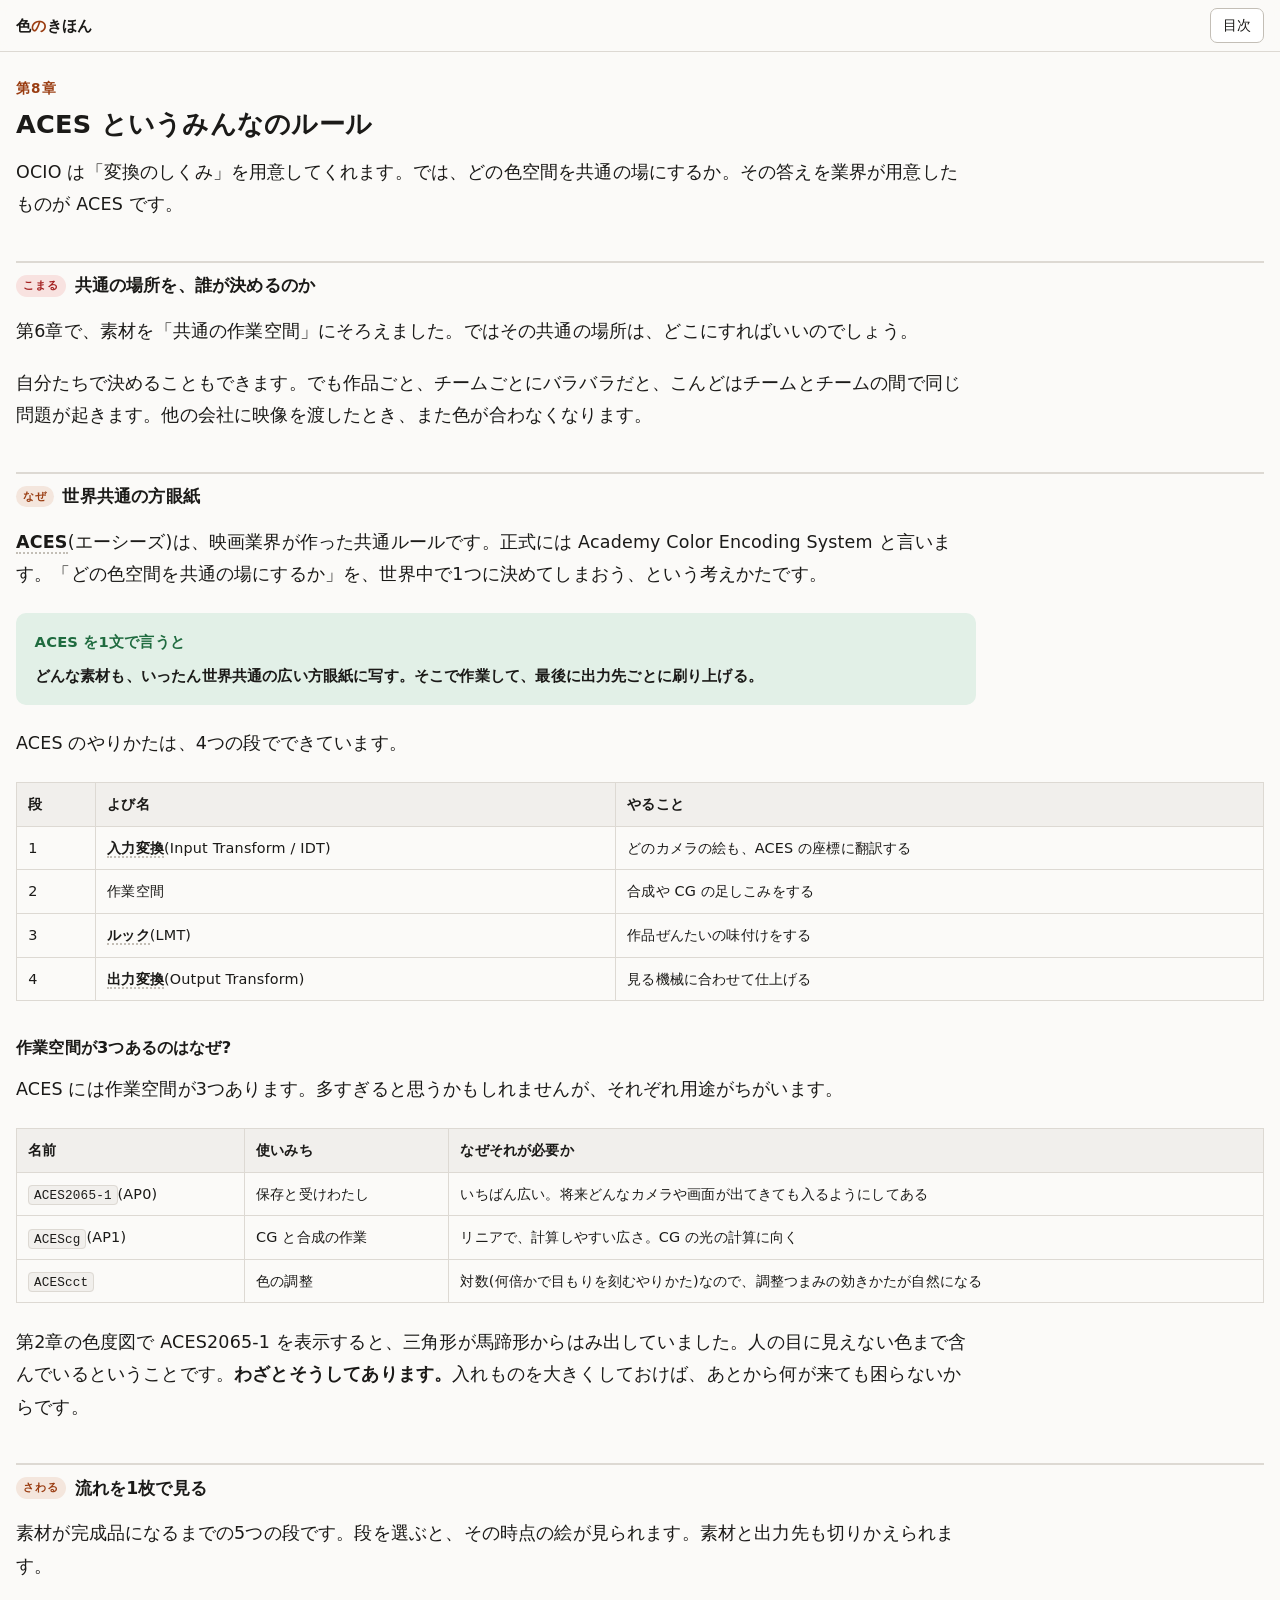
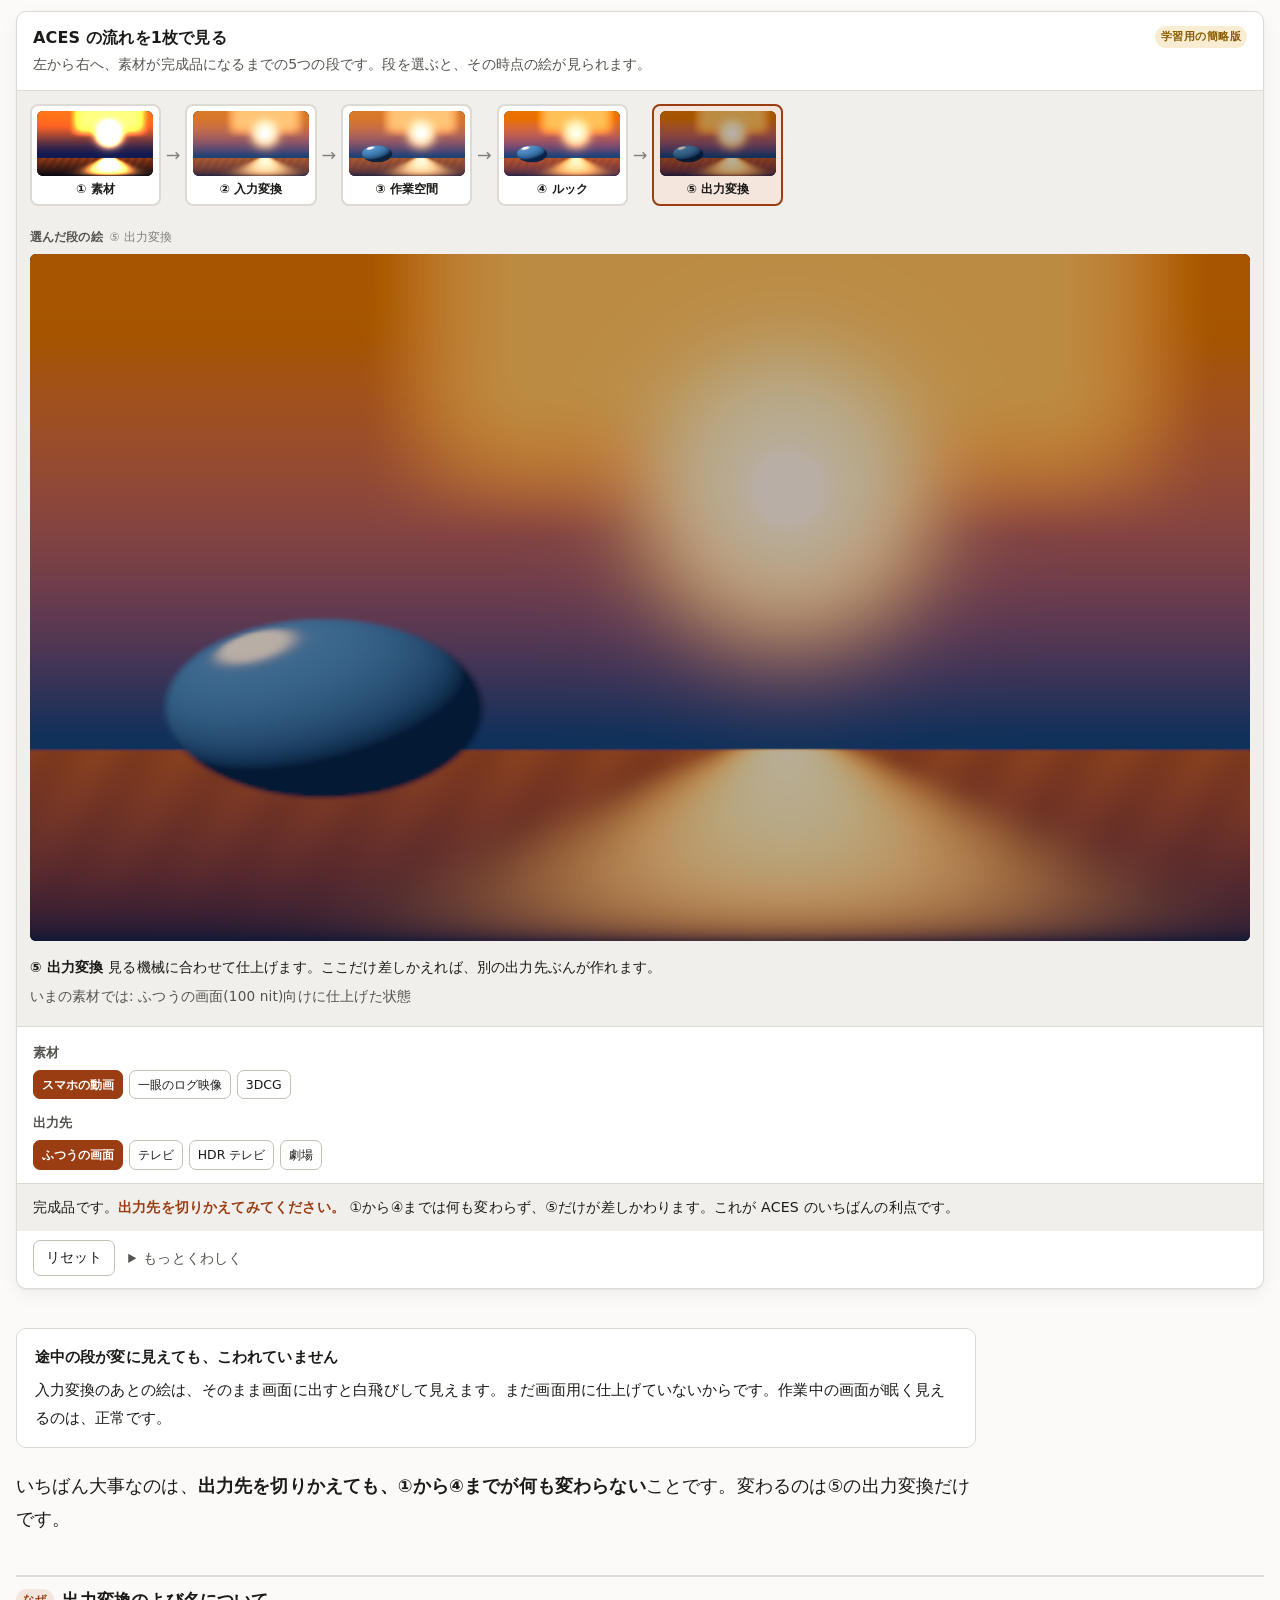
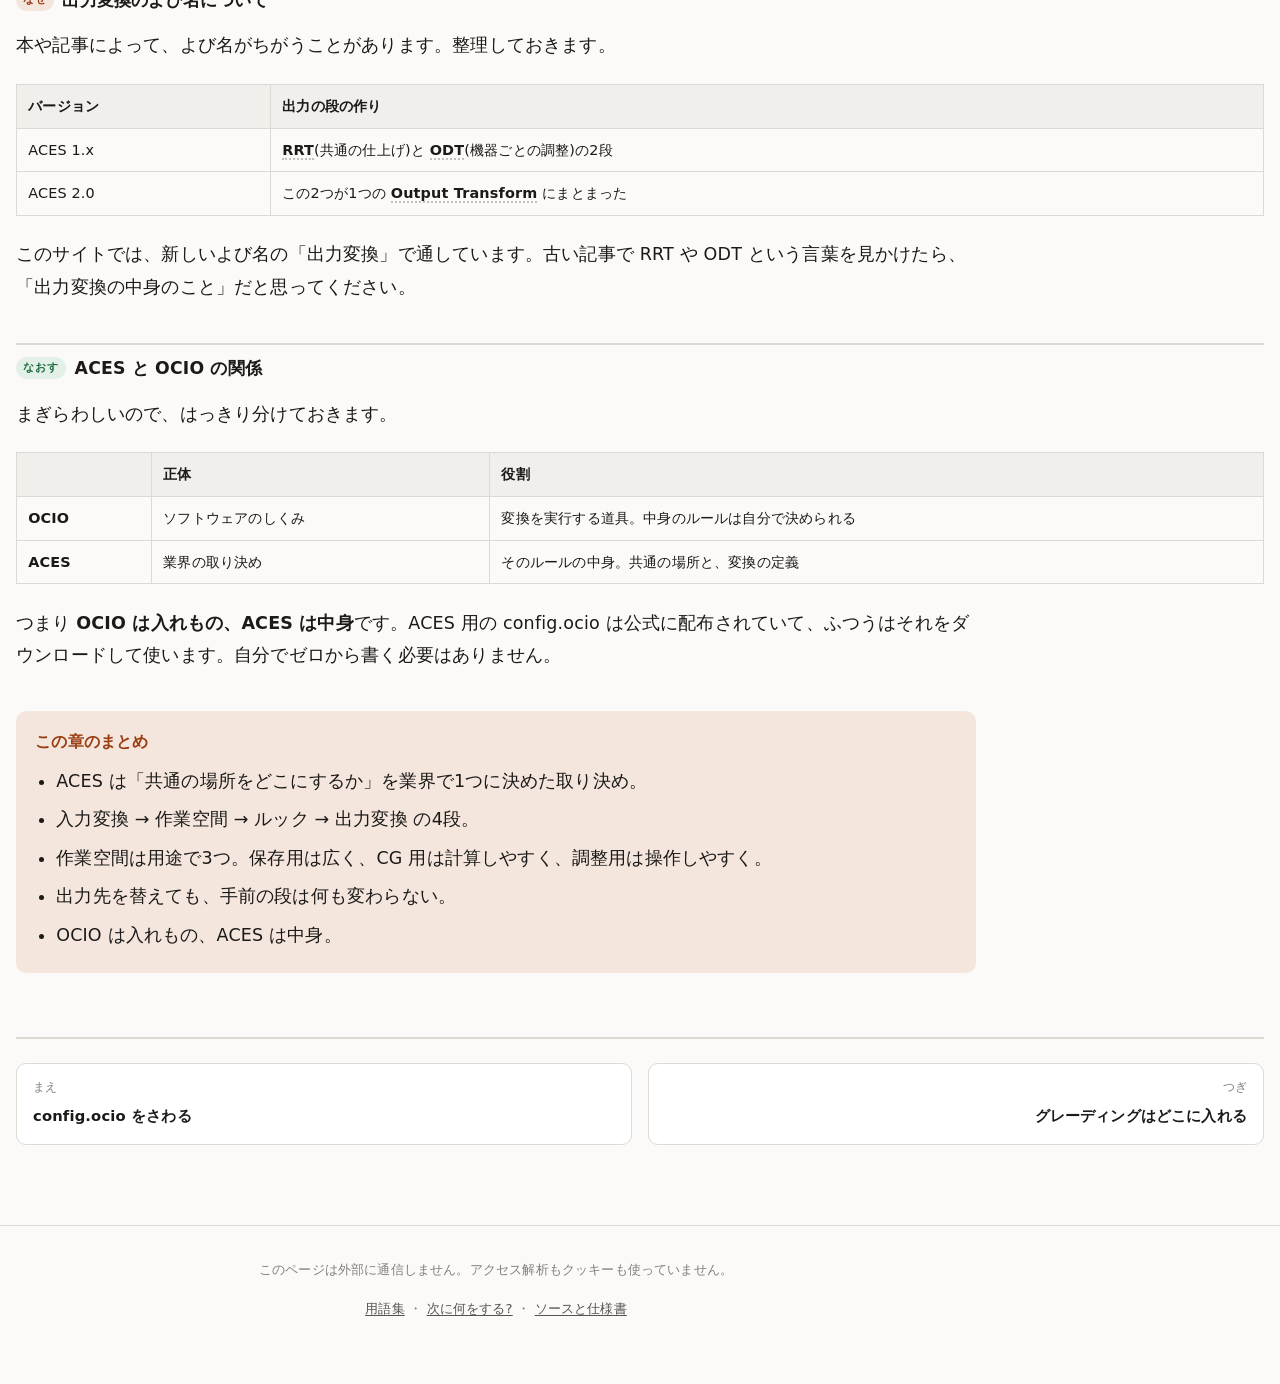
<file: ch08.html>
<!DOCTYPE html>
<html lang="ja">
<head>
<meta charset="utf-8">
<meta name="viewport" content="width=device-width, initial-scale=1">
<title>ACES というみんなのルール | 色のきほん — OCIO と ACES をさわって学ぶ</title>
<meta name="description" content="共通の方眼紙に写してから作業する">
<meta name="color-scheme" content="light dark">
<link rel="stylesheet" href="assets/css/site.css">
<link rel="icon" href="data:image/svg+xml,%3Csvg xmlns='http://www.w3.org/2000/svg' viewBox='0 0 32 32'%3E%3Crect width='32' height='32' rx='7' fill='%239a3d12'/%3E%3Ccircle cx='12' cy='13' r='6' fill='%23f2b134'/%3E%3Ccircle cx='20' cy='19' r='6' fill='%23e8e4dc' opacity='.85'/%3E%3C/svg%3E">
<script type="module" src="js/main.js"></script>
</head>
<body data-chapter="ch08">
<header class="site-header">
  <div class="site-header-inner">
    <p class="site-title"><a href="index.html">色<span>の</span>きほん</a></p>
    <button class="btn nav-toggle" type="button" aria-controls="chapter-nav" aria-expanded="true" hidden>目次</button>
  </div>
  <nav class="chapter-nav" id="chapter-nav" aria-label="目次">
    <ol>
      <li><a href="index.html"><span class="num">0</span>はじめに</a></li>
      <li><a href="ch01.html"><span class="num">1</span>色ってなんだろう</a></li>
      <li><a href="ch02.html"><span class="num">2</span>数字だけでは色は決まらない</a></li>
      <li><a href="ch03.html"><span class="num">3</span>明るさの数字は正直じゃない</a></li>
      <li><a href="ch04.html"><span class="num">4</span>見える範囲がちがう</a></li>
      <li><a href="ch05.html"><span class="num">5</span>混ぜると壊れる</a></li>
      <li><a href="ch06.html"><span class="num">6</span>OCIO の登場</a></li>
      <li><a href="ch07.html"><span class="num">7</span>config.ocio をさわる</a></li>
      <li><a href="ch08.html" aria-current="page"><span class="num">8</span>ACES というみんなのルール</a></li>
      <li><a href="ch09.html"><span class="num">9</span>グレーディングはどこに入れる</a></li>
      <li><a href="ch10.html"><span class="num">10</span>HDR — 明るいテレビにも届ける</a></li>
      <li><a href="ch11.html"><span class="num">11</span>まとめとチェックテスト</a></li>
      <li><a href="glossary.html"><span class="num">A</span>用語集</a></li>
      <li><a href="next.html"><span class="num">B</span>次に何をする?</a></li>
    </ol>
  </nav>
</header>
<main>
<!-- BODY:START -->
<p class="chapter-kicker">第8章</p>
<h1>ACES というみんなのルール</h1>
<p class="lead">OCIO は「変換のしくみ」を用意してくれます。では、どの色空間を共通の場にするか。その答えを業界が用意したものが ACES です。</p>

<h2 class="step step-trouble" data-step="こまる">共通の場所を、誰が決めるのか</h2>

<p>第6章で、素材を「共通の作業空間」にそろえました。ではその共通の場所は、どこにすればいいのでしょう。</p>

<p>自分たちで決めることもできます。でも作品ごと、チームごとにバラバラだと、こんどはチームとチームの間で同じ問題が起きます。他の会社に映像を渡したとき、また色が合わなくなります。</p>

<h2 class="step" data-step="なぜ">世界共通の方眼紙</h2>

<p><span class="term">ACES</span>(エーシーズ)は、映画業界が作った共通ルールです。正式には Academy Color Encoding System と言います。「どの色空間を共通の場にするか」を、世界中で1つに決めてしまおう、という考えかたです。</p>

<div class="callout callout-good">
  <p class="note-title">ACES を1文で言うと</p>
  <p><strong>どんな素材も、いったん世界共通の広い方眼紙に写す。そこで作業して、最後に出力先ごとに刷り上げる。</strong></p>
</div>

<p>ACES のやりかたは、4つの段でできています。</p>

<div class="table-wrap">
<table>
<thead><tr><th>段</th><th>よび名</th><th>やること</th></tr></thead>
<tbody>
<tr><td>1</td><td><span class="term">入力変換</span>(Input Transform / IDT)</td><td>どのカメラの絵も、ACES の座標に翻訳する</td></tr>
<tr><td>2</td><td>作業空間</td><td>合成や CG の足しこみをする</td></tr>
<tr><td>3</td><td><span class="term">ルック</span>(LMT)</td><td>作品ぜんたいの味付けをする</td></tr>
<tr><td>4</td><td><span class="term">出力変換</span>(Output Transform)</td><td>見る機械に合わせて仕上げる</td></tr>
</tbody>
</table>
</div>

<h3>作業空間が3つあるのはなぜ?</h3>

<p>ACES には作業空間が3つあります。多すぎると思うかもしれませんが、それぞれ用途がちがいます。</p>

<div class="table-wrap">
<table>
<thead><tr><th>名前</th><th>使いみち</th><th>なぜそれが必要か</th></tr></thead>
<tbody>
<tr><td><code>ACES2065-1</code>(AP0)</td><td>保存と受けわたし</td><td>いちばん広い。将来どんなカメラや画面が出てきても入るようにしてある</td></tr>
<tr><td><code>ACEScg</code>(AP1)</td><td>CG と合成の作業</td><td>リニアで、計算しやすい広さ。CG の光の計算に向く</td></tr>
<tr><td><code>ACEScct</code></td><td>色の調整</td><td>対数(何倍かで目もりを刻むやりかた)なので、調整つまみの効きかたが自然になる</td></tr>
</tbody>
</table>
</div>

<p>第2章の色度図で ACES2065-1 を表示すると、三角形が馬蹄形からはみ出していました。人の目に見えない色まで含んでいるということです。<strong>わざとそうしてあります。</strong>入れものを大きくしておけば、あとから何が来ても困らないからです。</p>

<h2 class="step" data-step="さわる">流れを1枚で見る</h2>

<p>素材が完成品になるまでの5つの段です。段を選ぶと、その時点の絵が見られます。素材と出力先も切りかえられます。</p>

<div data-widget="i11" class="js-mount">
  <div class="js-required">
    <p class="fallback-title">ここは動かして見る部分です</p>
    <p>JavaScript を有効にすると、素材 → 入力変換 → 作業空間 → ルック → 出力変換 という流れを、段ごとの絵で追えます。出力先を切りかえても、最後の段だけが差しかわることが確かめられます。</p>
  </div>
</div>

<div class="note">
  <p class="note-title">途中の段が変に見えても、こわれていません</p>
  <p>入力変換のあとの絵は、そのまま画面に出すと白飛びして見えます。まだ画面用に仕上げていないからです。作業中の画面が眠く見えるのは、正常です。</p>
</div>

<p>いちばん大事なのは、<strong>出力先を切りかえても、①から④までが何も変わらない</strong>ことです。変わるのは⑤の出力変換だけです。</p>

<h2 class="step" data-step="なぜ">出力変換のよび名について</h2>

<p>本や記事によって、よび名がちがうことがあります。整理しておきます。</p>

<div class="table-wrap">
<table>
<thead><tr><th>バージョン</th><th>出力の段の作り</th></tr></thead>
<tbody>
<tr><td>ACES 1.x</td><td><span class="term">RRT</span>(共通の仕上げ)と <span class="term">ODT</span>(機器ごとの調整)の2段</td></tr>
<tr><td>ACES 2.0</td><td>この2つが1つの <span class="term">Output Transform</span> にまとまった</td></tr>
</tbody>
</table>
</div>

<p>このサイトでは、新しいよび名の「出力変換」で通しています。古い記事で RRT や ODT という言葉を見かけたら、「出力変換の中身のこと」だと思ってください。</p>

<h2 class="step step-fix" data-step="なおす">ACES と OCIO の関係</h2>

<p>まぎらわしいので、はっきり分けておきます。</p>

<div class="table-wrap">
<table>
<thead><tr><th></th><th>正体</th><th>役割</th></tr></thead>
<tbody>
<tr><td><strong>OCIO</strong></td><td>ソフトウェアのしくみ</td><td>変換を実行する道具。中身のルールは自分で決められる</td></tr>
<tr><td><strong>ACES</strong></td><td>業界の取り決め</td><td>そのルールの中身。共通の場所と、変換の定義</td></tr>
</tbody>
</table>
</div>

<p>つまり <strong>OCIO は入れもの、ACES は中身</strong>です。ACES 用の config.ocio は公式に配布されていて、ふつうはそれをダウンロードして使います。自分でゼロから書く必要はありません。</p>

<div class="recap">
  <h3>この章のまとめ</h3>
  <ul>
    <li>ACES は「共通の場所をどこにするか」を業界で1つに決めた取り決め。</li>
    <li>入力変換 → 作業空間 → ルック → 出力変換 の4段。</li>
    <li>作業空間は用途で3つ。保存用は広く、CG 用は計算しやすく、調整用は操作しやすく。</li>
    <li>出力先を替えても、手前の段は何も変わらない。</li>
    <li>OCIO は入れもの、ACES は中身。</li>
  </ul>
</div>
<!-- BODY:END -->
<nav class="chapter-foot" aria-label="前後の章">
    <a class="prev" href="ch07.html" rel="prev"><span class="dir">まえ</span><span class="ttl">config.ocio をさわる</span></a>
    <a class="next" href="ch09.html" rel="next"><span class="dir">つぎ</span><span class="ttl">グレーディングはどこに入れる</span></a>
  </nav>
</main>
<footer class="site-footer">
  <p>このページは外部に通信しません。アクセス解析もクッキーも使っていません。</p>
  <p><a href="glossary.html">用語集</a> ・ <a href="next.html">次に何をする?</a> ・
     <a href="https://github.com/ytaniytani/OCIO-basics">ソースと仕様書</a></p>
</footer>
</body>
</html>
</file>
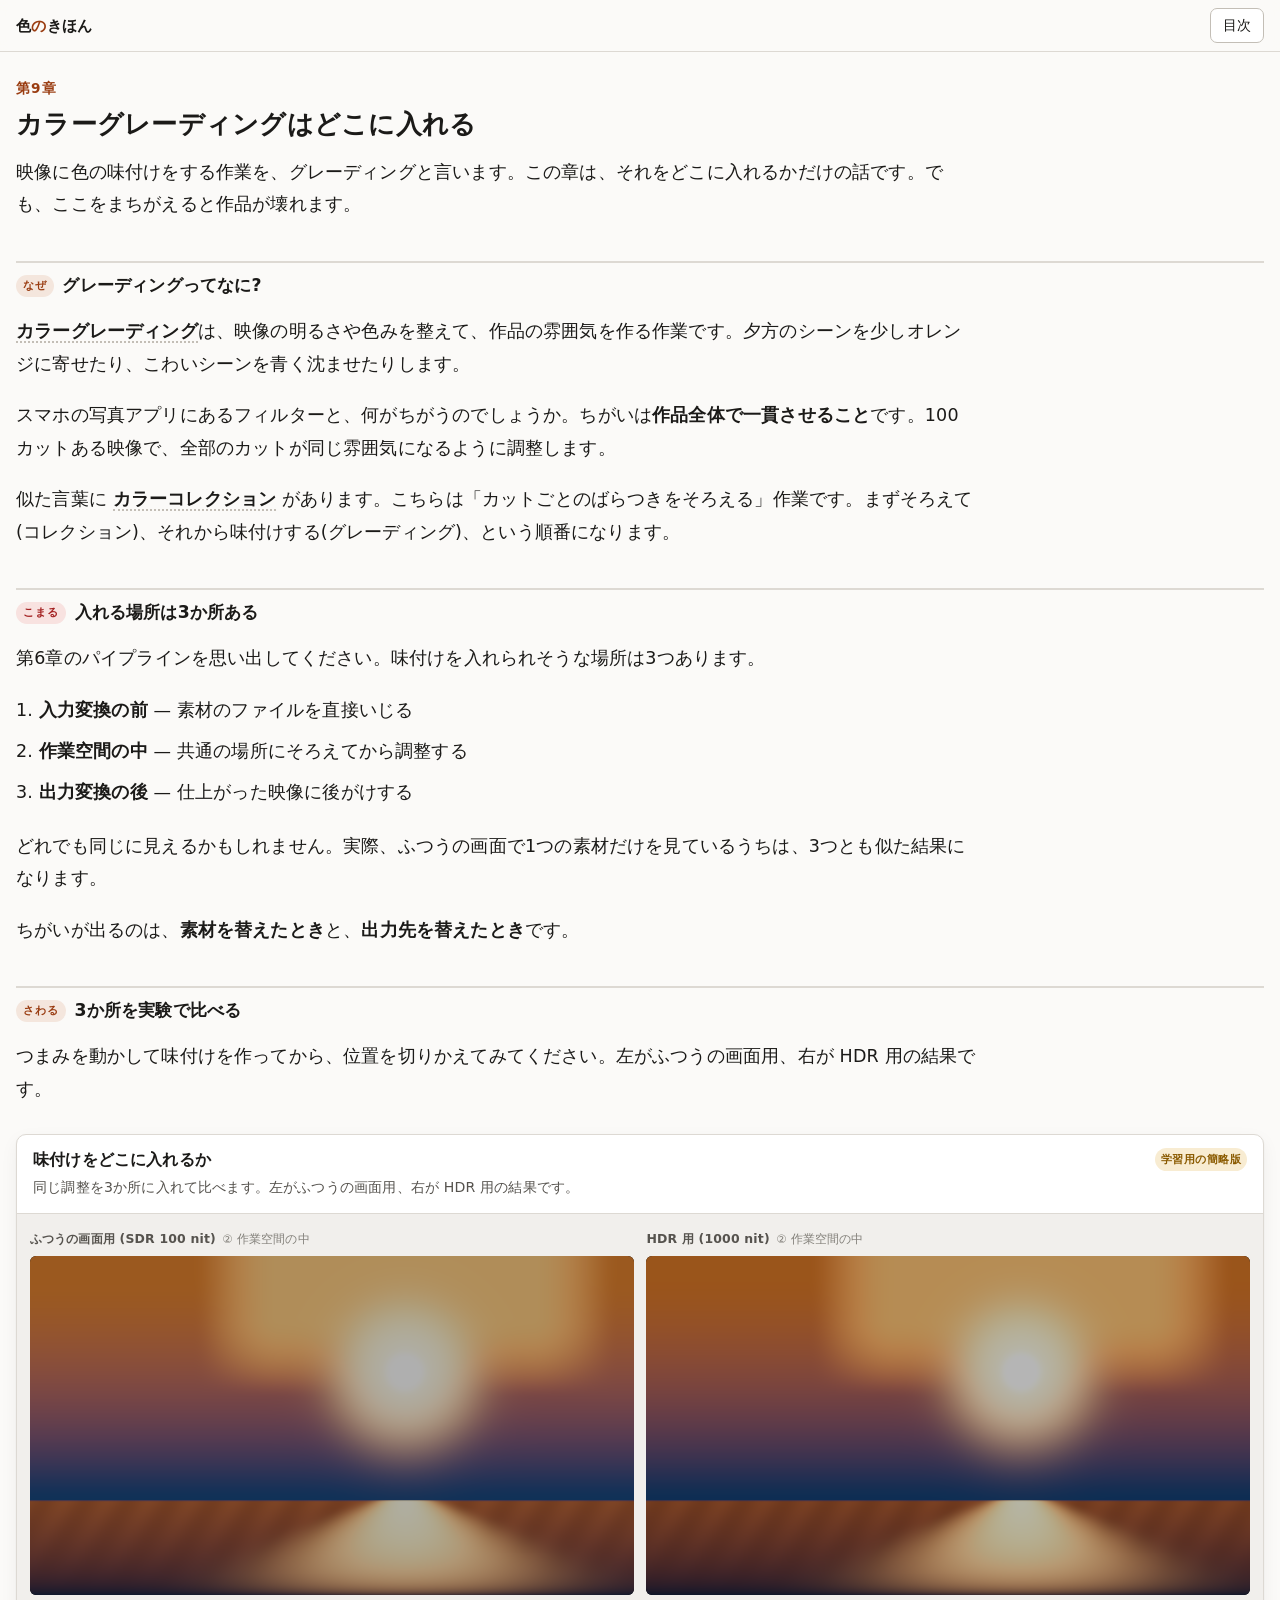
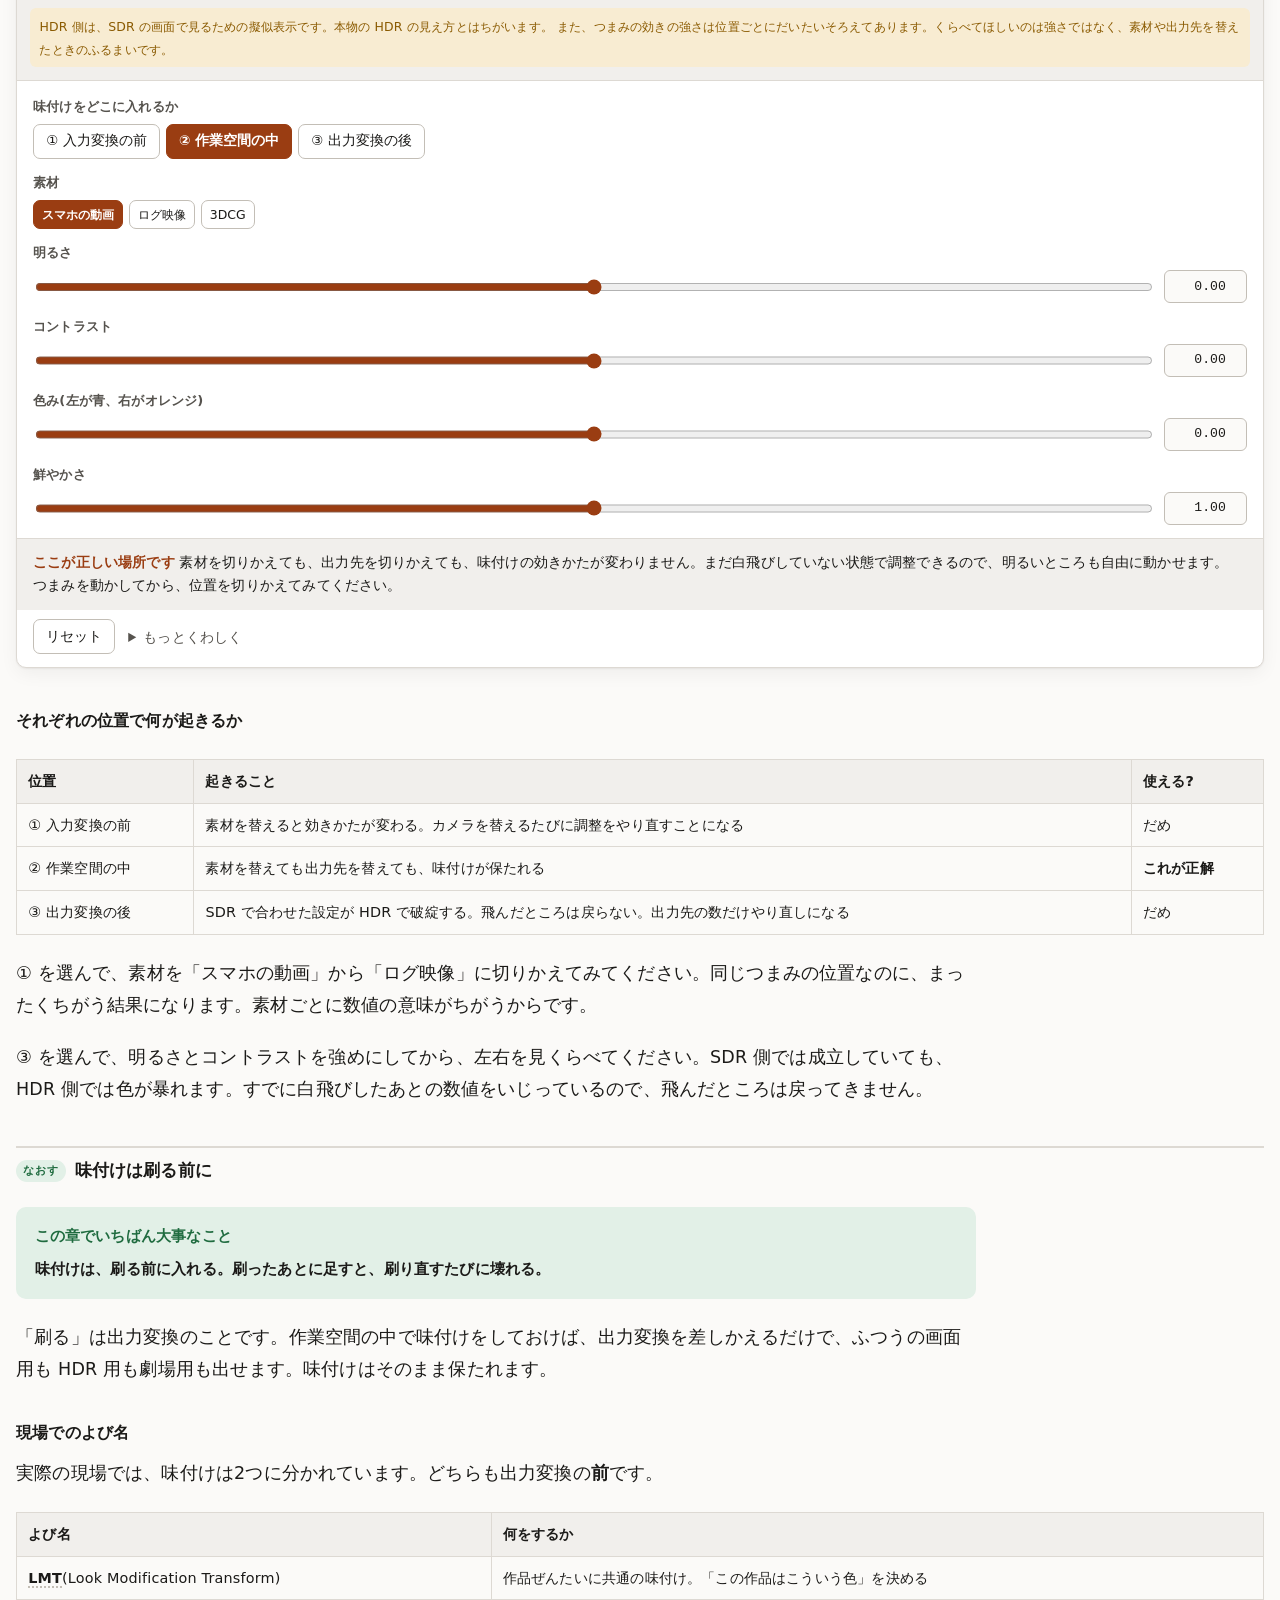
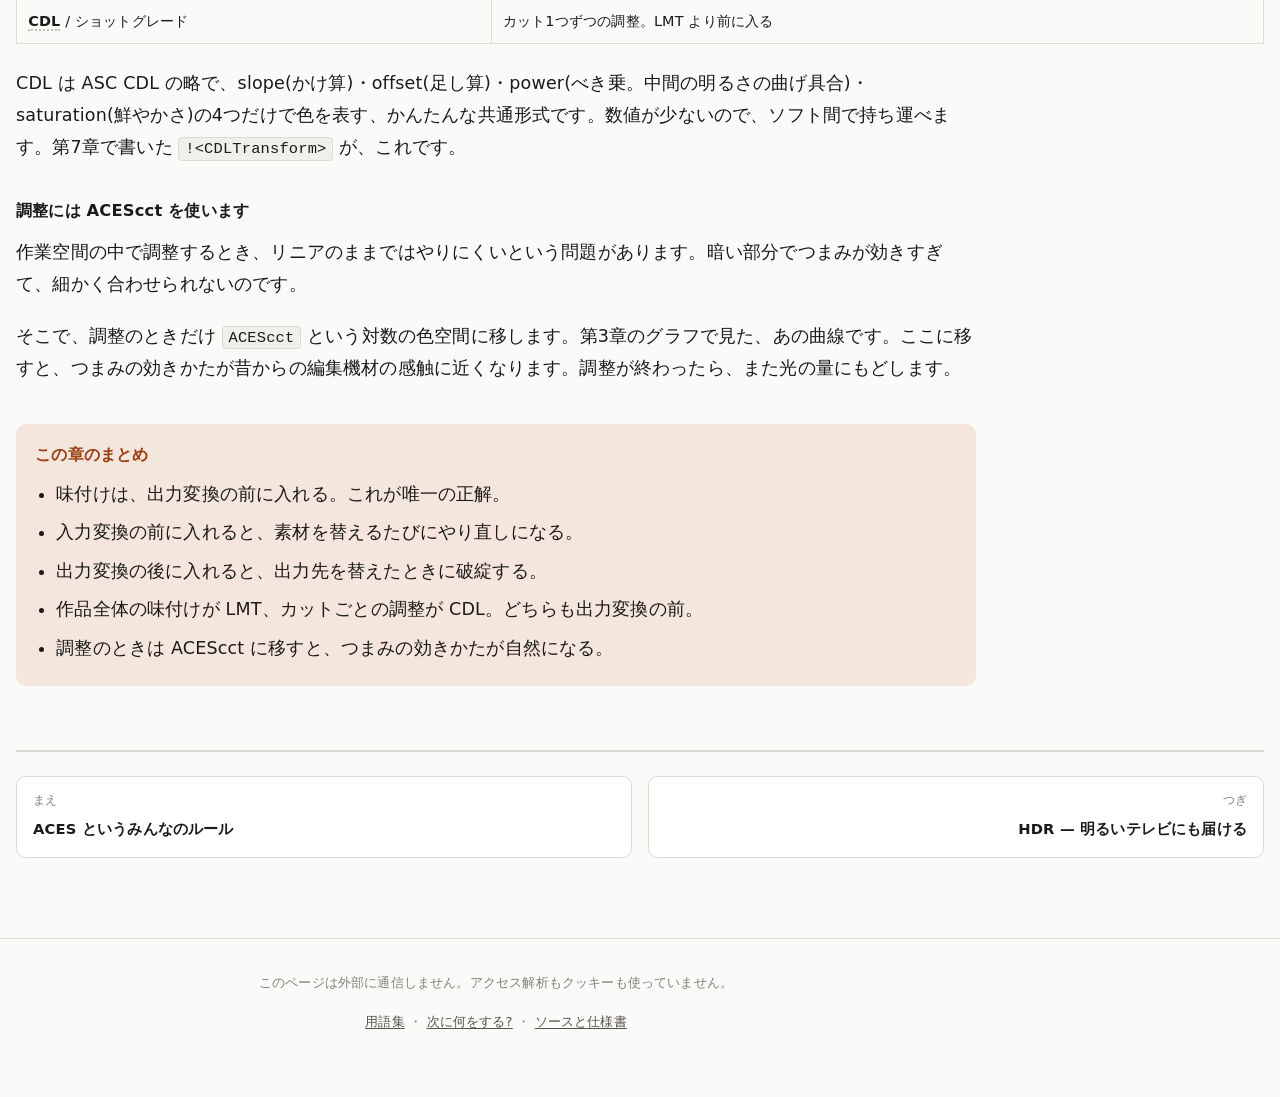
<file: ch09.html>
<!DOCTYPE html>
<html lang="ja">
<head>
<meta charset="utf-8">
<meta name="viewport" content="width=device-width, initial-scale=1">
<title>グレーディングはどこに入れる | 色のきほん — OCIO と ACES をさわって学ぶ</title>
<meta name="description" content="味付けは刷る前。3か所を実験で比べる">
<meta name="color-scheme" content="light dark">
<link rel="stylesheet" href="assets/css/site.css">
<link rel="icon" href="data:image/svg+xml,%3Csvg xmlns='http://www.w3.org/2000/svg' viewBox='0 0 32 32'%3E%3Crect width='32' height='32' rx='7' fill='%239a3d12'/%3E%3Ccircle cx='12' cy='13' r='6' fill='%23f2b134'/%3E%3Ccircle cx='20' cy='19' r='6' fill='%23e8e4dc' opacity='.85'/%3E%3C/svg%3E">
<script type="module" src="js/main.js"></script>
</head>
<body data-chapter="ch09">
<header class="site-header">
  <div class="site-header-inner">
    <p class="site-title"><a href="index.html">色<span>の</span>きほん</a></p>
    <button class="btn nav-toggle" type="button" aria-controls="chapter-nav" aria-expanded="true" hidden>目次</button>
  </div>
  <nav class="chapter-nav" id="chapter-nav" aria-label="目次">
    <ol>
      <li><a href="index.html"><span class="num">0</span>はじめに</a></li>
      <li><a href="ch01.html"><span class="num">1</span>色ってなんだろう</a></li>
      <li><a href="ch02.html"><span class="num">2</span>数字だけでは色は決まらない</a></li>
      <li><a href="ch03.html"><span class="num">3</span>明るさの数字は正直じゃない</a></li>
      <li><a href="ch04.html"><span class="num">4</span>見える範囲がちがう</a></li>
      <li><a href="ch05.html"><span class="num">5</span>混ぜると壊れる</a></li>
      <li><a href="ch06.html"><span class="num">6</span>OCIO の登場</a></li>
      <li><a href="ch07.html"><span class="num">7</span>config.ocio をさわる</a></li>
      <li><a href="ch08.html"><span class="num">8</span>ACES というみんなのルール</a></li>
      <li><a href="ch09.html" aria-current="page"><span class="num">9</span>グレーディングはどこに入れる</a></li>
      <li><a href="ch10.html"><span class="num">10</span>HDR — 明るいテレビにも届ける</a></li>
      <li><a href="ch11.html"><span class="num">11</span>まとめとチェックテスト</a></li>
      <li><a href="glossary.html"><span class="num">A</span>用語集</a></li>
      <li><a href="next.html"><span class="num">B</span>次に何をする?</a></li>
    </ol>
  </nav>
</header>
<main>
<!-- BODY:START -->
<p class="chapter-kicker">第9章</p>
<h1>カラーグレーディングはどこに入れる</h1>
<p class="lead">映像に色の味付けをする作業を、グレーディングと言います。この章は、それをどこに入れるかだけの話です。でも、ここをまちがえると作品が壊れます。</p>

<h2 class="step" data-step="なぜ">グレーディングってなに?</h2>

<p><span class="term">カラーグレーディング</span>は、映像の明るさや色みを整えて、作品の雰囲気を作る作業です。夕方のシーンを少しオレンジに寄せたり、こわいシーンを青く沈ませたりします。</p>

<p>スマホの写真アプリにあるフィルターと、何がちがうのでしょうか。ちがいは<strong>作品全体で一貫させること</strong>です。100 カットある映像で、全部のカットが同じ雰囲気になるように調整します。</p>

<p>似た言葉に <span class="term">カラーコレクション</span> があります。こちらは「カットごとのばらつきをそろえる」作業です。まずそろえて(コレクション)、それから味付けする(グレーディング)、という順番になります。</p>

<h2 class="step step-trouble" data-step="こまる">入れる場所は3か所ある</h2>

<p>第6章のパイプラインを思い出してください。味付けを入れられそうな場所は3つあります。</p>

<ol>
  <li><strong>入力変換の前</strong> — 素材のファイルを直接いじる</li>
  <li><strong>作業空間の中</strong> — 共通の場所にそろえてから調整する</li>
  <li><strong>出力変換の後</strong> — 仕上がった映像に後がけする</li>
</ol>

<p>どれでも同じに見えるかもしれません。実際、ふつうの画面で1つの素材だけを見ているうちは、3つとも似た結果になります。</p>

<p>ちがいが出るのは、<strong>素材を替えたとき</strong>と、<strong>出力先を替えたとき</strong>です。</p>

<h2 class="step" data-step="さわる">3か所を実験で比べる</h2>

<p>つまみを動かして味付けを作ってから、位置を切りかえてみてください。左がふつうの画面用、右が HDR 用の結果です。</p>

<div data-widget="i12" class="js-mount">
  <div class="js-required">
    <p class="fallback-title">ここは動かして見る部分です</p>
    <p>JavaScript を有効にすると、同じ味付けを3か所に入れて比べられます。入力変換の前に入れると素材ごとに効きかたが変わり、出力変換の後に入れると HDR 側で破綻します。作業空間の中に入れたときだけ、素材にも出力先にも左右されません。</p>
  </div>
</div>

<h3>それぞれの位置で何が起きるか</h3>

<div class="table-wrap">
<table>
<thead><tr><th>位置</th><th>起きること</th><th>使える?</th></tr></thead>
<tbody>
<tr><td>① 入力変換の前</td><td>素材を替えると効きかたが変わる。カメラを替えるたびに調整をやり直すことになる</td><td>だめ</td></tr>
<tr><td>② 作業空間の中</td><td>素材を替えても出力先を替えても、味付けが保たれる</td><td><strong>これが正解</strong></td></tr>
<tr><td>③ 出力変換の後</td><td>SDR で合わせた設定が HDR で破綻する。飛んだところは戻らない。出力先の数だけやり直しになる</td><td>だめ</td></tr>
</tbody>
</table>
</div>

<p>① を選んで、素材を「スマホの動画」から「ログ映像」に切りかえてみてください。同じつまみの位置なのに、まったくちがう結果になります。素材ごとに数値の意味がちがうからです。</p>

<p>③ を選んで、明るさとコントラストを強めにしてから、左右を見くらべてください。SDR 側では成立していても、HDR 側では色が暴れます。すでに白飛びしたあとの数値をいじっているので、飛んだところは戻ってきません。</p>

<h2 class="step step-fix" data-step="なおす">味付けは刷る前に</h2>

<div class="callout callout-good">
  <p class="note-title">この章でいちばん大事なこと</p>
  <p><strong>味付けは、刷る前に入れる。刷ったあとに足すと、刷り直すたびに壊れる。</strong></p>
</div>

<p>「刷る」は出力変換のことです。作業空間の中で味付けをしておけば、出力変換を差しかえるだけで、ふつうの画面用も HDR 用も劇場用も出せます。味付けはそのまま保たれます。</p>

<h3>現場でのよび名</h3>

<p>実際の現場では、味付けは2つに分かれています。どちらも出力変換の<strong>前</strong>です。</p>

<div class="table-wrap">
<table>
<thead><tr><th>よび名</th><th>何をするか</th></tr></thead>
<tbody>
<tr><td><span class="term">LMT</span>(Look Modification Transform)</td><td>作品ぜんたいに共通の味付け。「この作品はこういう色」を決める</td></tr>
<tr><td><span class="term">CDL</span> / ショットグレード</td><td>カット1つずつの調整。LMT より前に入る</td></tr>
</tbody>
</table>
</div>

<p>CDL は ASC CDL の略で、slope(かけ算)・offset(足し算)・power(べき乗。中間の明るさの曲げ具合)・saturation(鮮やかさ)の4つだけで色を表す、かんたんな共通形式です。数値が少ないので、ソフト間で持ち運べます。第7章で書いた <code>!&lt;CDLTransform&gt;</code> が、これです。</p>

<h3>調整には ACEScct を使います</h3>

<p>作業空間の中で調整するとき、リニアのままではやりにくいという問題があります。暗い部分でつまみが効きすぎて、細かく合わせられないのです。</p>

<p>そこで、調整のときだけ <code>ACEScct</code> という対数の色空間に移します。第3章のグラフで見た、あの曲線です。ここに移すと、つまみの効きかたが昔からの編集機材の感触に近くなります。調整が終わったら、また光の量にもどします。</p>

<div class="recap">
  <h3>この章のまとめ</h3>
  <ul>
    <li>味付けは、出力変換の前に入れる。これが唯一の正解。</li>
    <li>入力変換の前に入れると、素材を替えるたびにやり直しになる。</li>
    <li>出力変換の後に入れると、出力先を替えたときに破綻する。</li>
    <li>作品全体の味付けが LMT、カットごとの調整が CDL。どちらも出力変換の前。</li>
    <li>調整のときは ACEScct に移すと、つまみの効きかたが自然になる。</li>
  </ul>
</div>
<!-- BODY:END -->
<nav class="chapter-foot" aria-label="前後の章">
    <a class="prev" href="ch08.html" rel="prev"><span class="dir">まえ</span><span class="ttl">ACES というみんなのルール</span></a>
    <a class="next" href="ch10.html" rel="next"><span class="dir">つぎ</span><span class="ttl">HDR — 明るいテレビにも届ける</span></a>
  </nav>
</main>
<footer class="site-footer">
  <p>このページは外部に通信しません。アクセス解析もクッキーも使っていません。</p>
  <p><a href="glossary.html">用語集</a> ・ <a href="next.html">次に何をする?</a> ・
     <a href="https://github.com/ytaniytani/OCIO-basics">ソースと仕様書</a></p>
</footer>
</body>
</html>
</file>
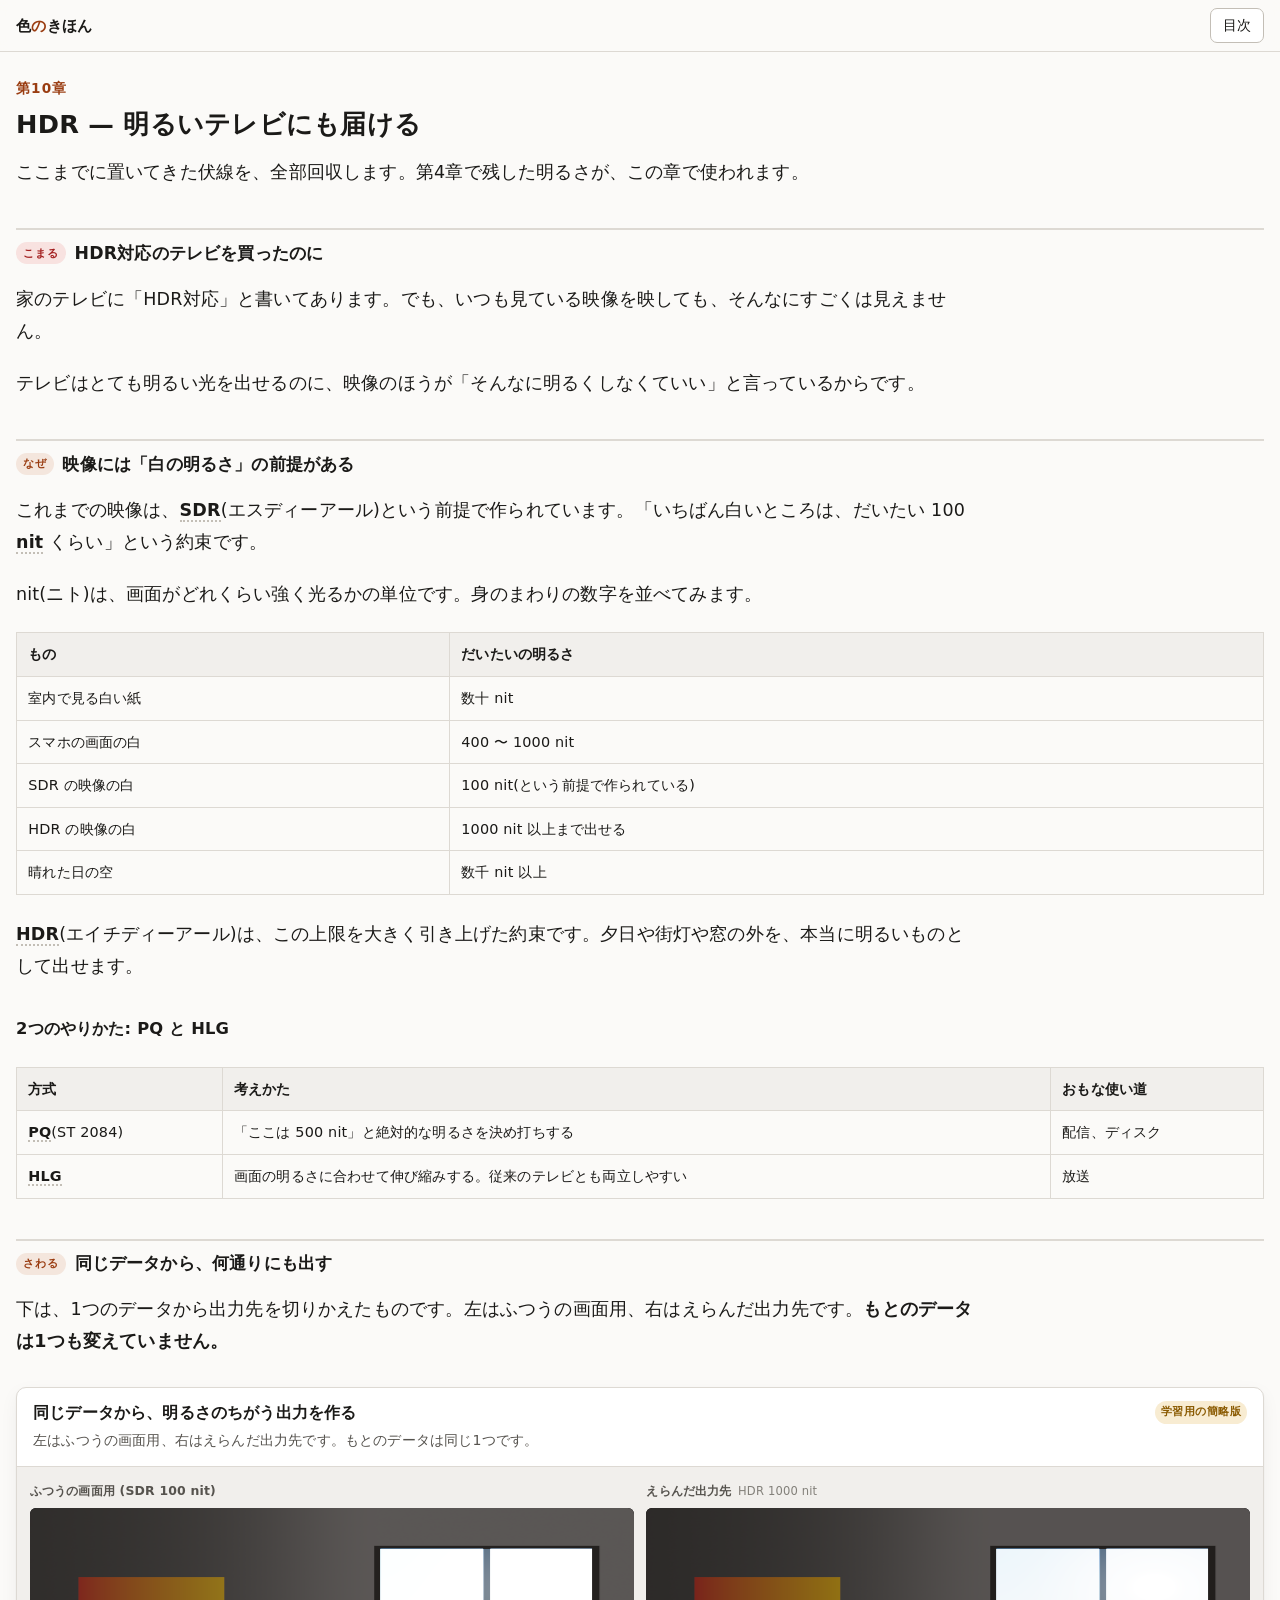
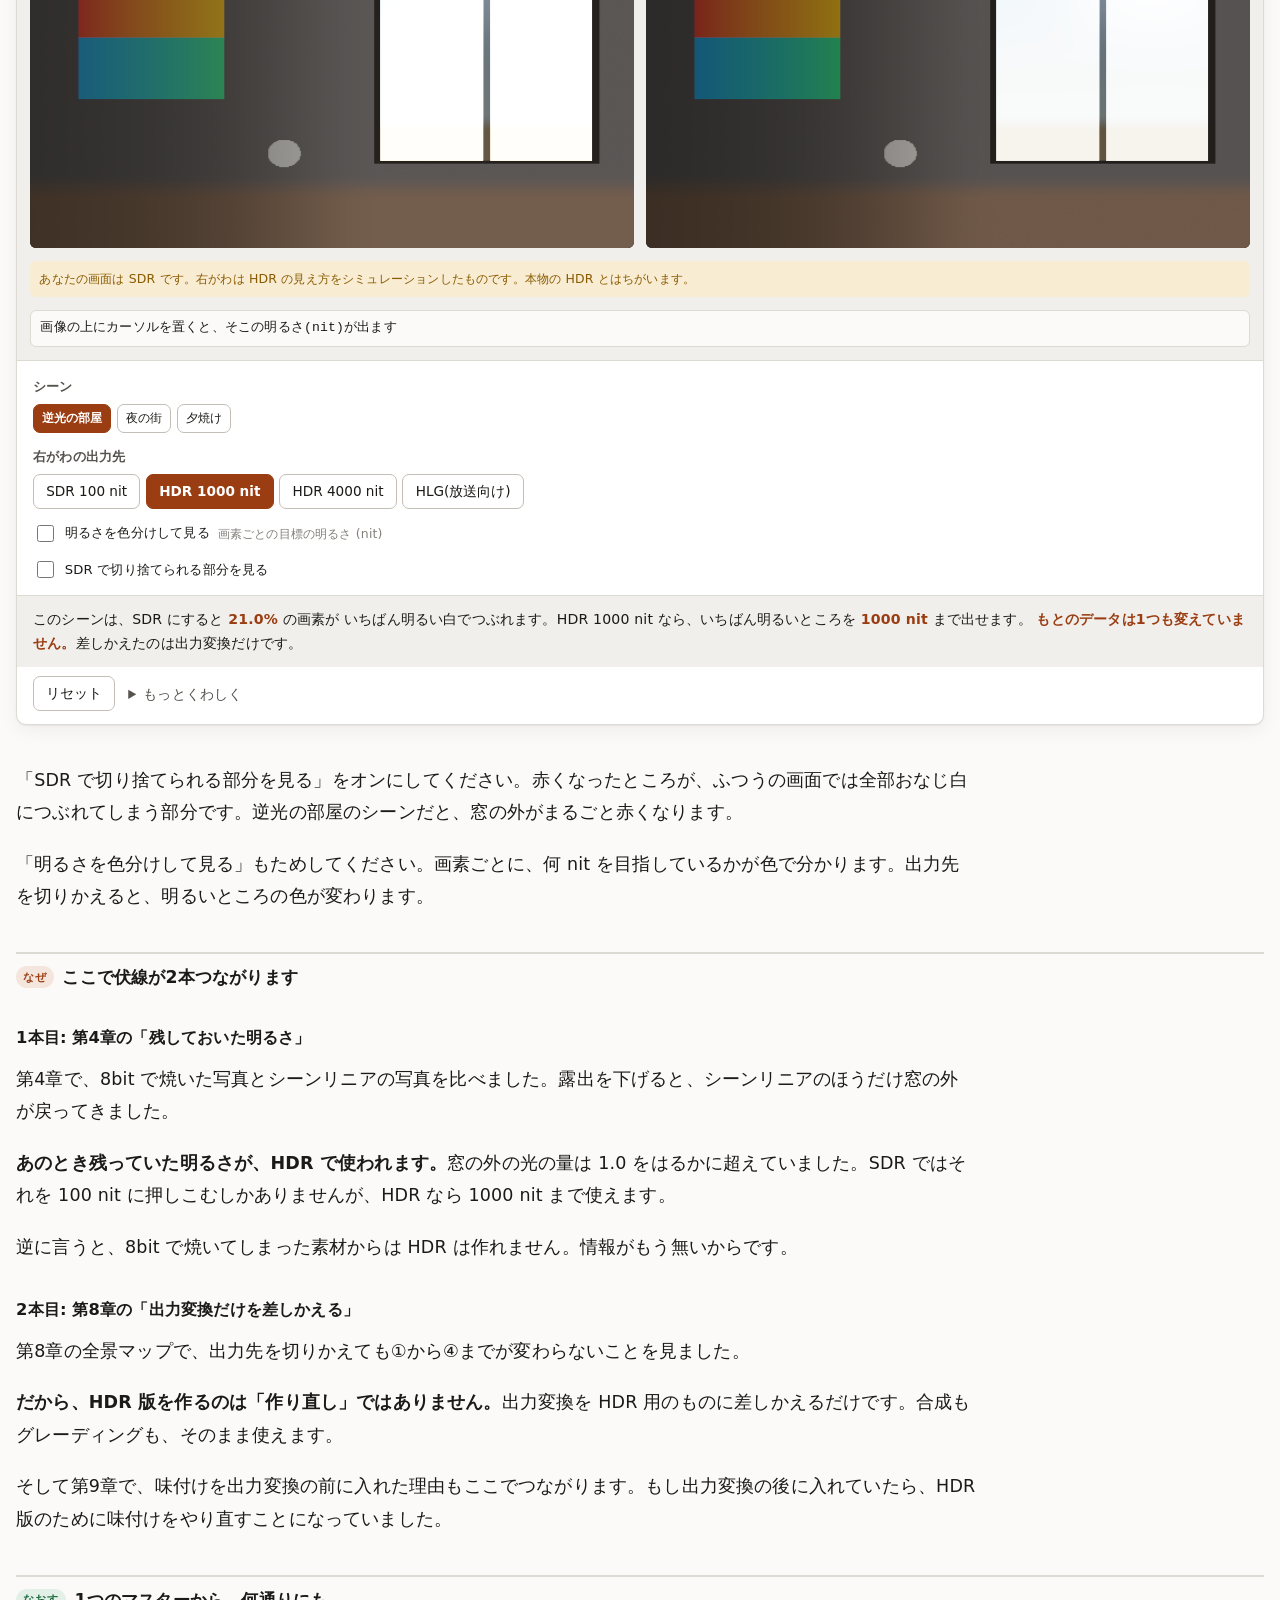
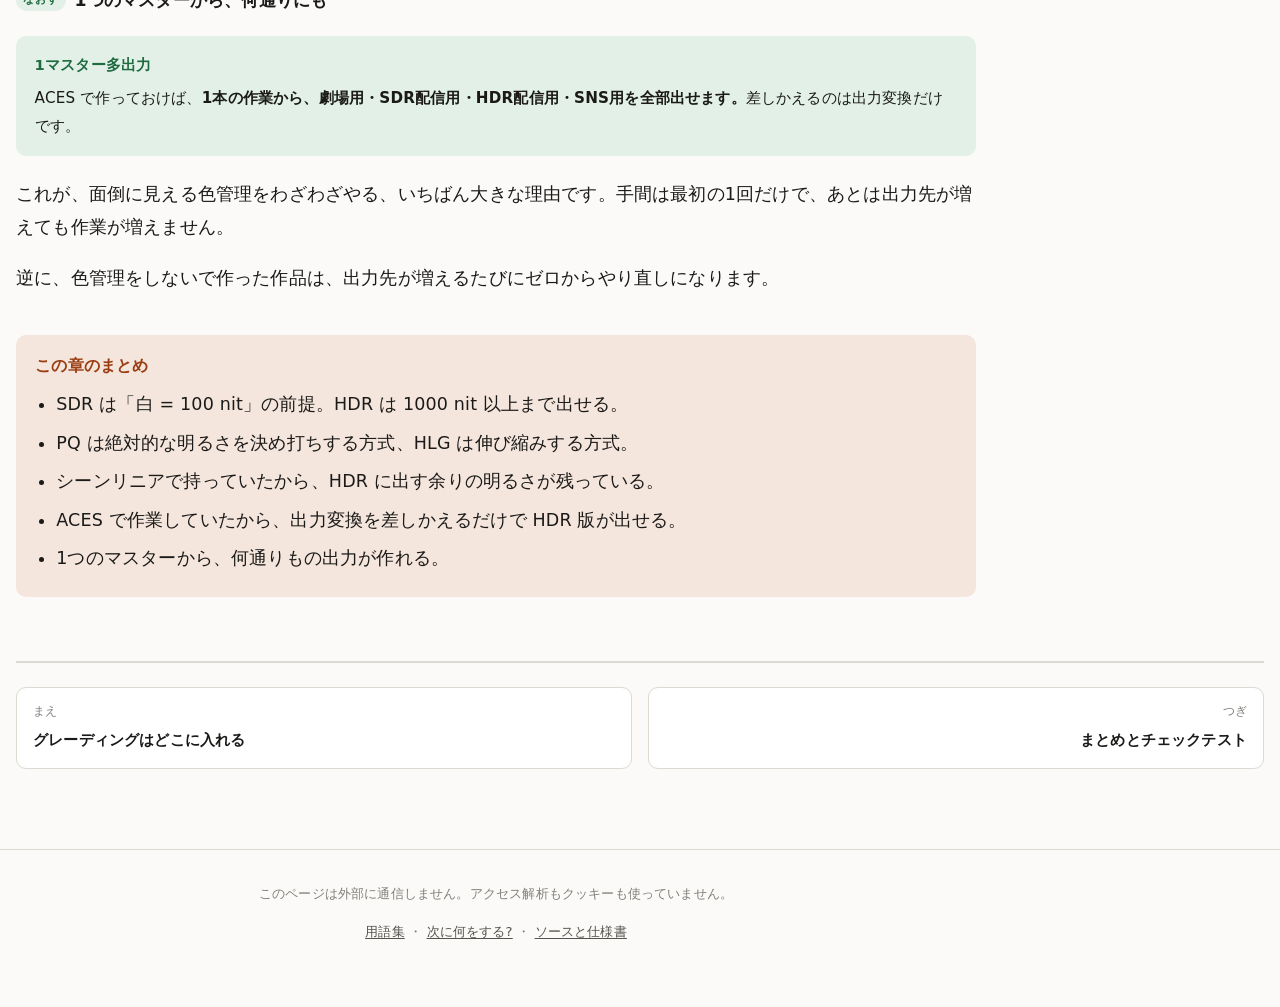
<file: ch10.html>
<!DOCTYPE html>
<html lang="ja">
<head>
<meta charset="utf-8">
<meta name="viewport" content="width=device-width, initial-scale=1">
<title>HDR — 明るいテレビにも届ける | 色のきほん — OCIO と ACES をさわって学ぶ</title>
<meta name="description" content="1つのマスターから何通りにも出す">
<meta name="color-scheme" content="light dark">
<link rel="stylesheet" href="assets/css/site.css">
<link rel="icon" href="data:image/svg+xml,%3Csvg xmlns='http://www.w3.org/2000/svg' viewBox='0 0 32 32'%3E%3Crect width='32' height='32' rx='7' fill='%239a3d12'/%3E%3Ccircle cx='12' cy='13' r='6' fill='%23f2b134'/%3E%3Ccircle cx='20' cy='19' r='6' fill='%23e8e4dc' opacity='.85'/%3E%3C/svg%3E">
<script type="module" src="js/main.js"></script>
</head>
<body data-chapter="ch10">
<header class="site-header">
  <div class="site-header-inner">
    <p class="site-title"><a href="index.html">色<span>の</span>きほん</a></p>
    <button class="btn nav-toggle" type="button" aria-controls="chapter-nav" aria-expanded="true" hidden>目次</button>
  </div>
  <nav class="chapter-nav" id="chapter-nav" aria-label="目次">
    <ol>
      <li><a href="index.html"><span class="num">0</span>はじめに</a></li>
      <li><a href="ch01.html"><span class="num">1</span>色ってなんだろう</a></li>
      <li><a href="ch02.html"><span class="num">2</span>数字だけでは色は決まらない</a></li>
      <li><a href="ch03.html"><span class="num">3</span>明るさの数字は正直じゃない</a></li>
      <li><a href="ch04.html"><span class="num">4</span>見える範囲がちがう</a></li>
      <li><a href="ch05.html"><span class="num">5</span>混ぜると壊れる</a></li>
      <li><a href="ch06.html"><span class="num">6</span>OCIO の登場</a></li>
      <li><a href="ch07.html"><span class="num">7</span>config.ocio をさわる</a></li>
      <li><a href="ch08.html"><span class="num">8</span>ACES というみんなのルール</a></li>
      <li><a href="ch09.html"><span class="num">9</span>グレーディングはどこに入れる</a></li>
      <li><a href="ch10.html" aria-current="page"><span class="num">10</span>HDR — 明るいテレビにも届ける</a></li>
      <li><a href="ch11.html"><span class="num">11</span>まとめとチェックテスト</a></li>
      <li><a href="glossary.html"><span class="num">A</span>用語集</a></li>
      <li><a href="next.html"><span class="num">B</span>次に何をする?</a></li>
    </ol>
  </nav>
</header>
<main>
<!-- BODY:START -->
<p class="chapter-kicker">第10章</p>
<h1>HDR — 明るいテレビにも届ける</h1>
<p class="lead">ここまでに置いてきた伏線を、全部回収します。第4章で残した明るさが、この章で使われます。</p>

<h2 class="step step-trouble" data-step="こまる">HDR対応のテレビを買ったのに</h2>

<p>家のテレビに「HDR対応」と書いてあります。でも、いつも見ている映像を映しても、そんなにすごくは見えません。</p>

<p>テレビはとても明るい光を出せるのに、映像のほうが「そんなに明るくしなくていい」と言っているからです。</p>

<h2 class="step" data-step="なぜ">映像には「白の明るさ」の前提がある</h2>

<p>これまでの映像は、<span class="term">SDR</span>(エスディーアール)という前提で作られています。「いちばん白いところは、だいたい 100 <span class="term">nit</span> くらい」という約束です。</p>

<p>nit(ニト)は、画面がどれくらい強く光るかの単位です。身のまわりの数字を並べてみます。</p>

<div class="table-wrap">
<table>
<thead><tr><th>もの</th><th>だいたいの明るさ</th></tr></thead>
<tbody>
<tr><td>室内で見る白い紙</td><td>数十 nit</td></tr>
<tr><td>スマホの画面の白</td><td>400 〜 1000 nit</td></tr>
<tr><td>SDR の映像の白</td><td>100 nit(という前提で作られている)</td></tr>
<tr><td>HDR の映像の白</td><td>1000 nit 以上まで出せる</td></tr>
<tr><td>晴れた日の空</td><td>数千 nit 以上</td></tr>
</tbody>
</table>
</div>

<p><span class="term">HDR</span>(エイチディーアール)は、この上限を大きく引き上げた約束です。夕日や街灯や窓の外を、本当に明るいものとして出せます。</p>

<h3>2つのやりかた: PQ と HLG</h3>

<div class="table-wrap">
<table>
<thead><tr><th>方式</th><th>考えかた</th><th>おもな使い道</th></tr></thead>
<tbody>
<tr><td><span class="term">PQ</span>(ST 2084)</td><td>「ここは 500 nit」と絶対的な明るさを決め打ちする</td><td>配信、ディスク</td></tr>
<tr><td><span class="term">HLG</span></td><td>画面の明るさに合わせて伸び縮みする。従来のテレビとも両立しやすい</td><td>放送</td></tr>
</tbody>
</table>
</div>

<h2 class="step" data-step="さわる">同じデータから、何通りにも出す</h2>

<p>下は、1つのデータから出力先を切りかえたものです。左はふつうの画面用、右はえらんだ出力先です。<strong>もとのデータは1つも変えていません。</strong></p>

<div data-widget="i13" class="js-mount">
  <div class="js-required">
    <p class="fallback-title">ここは動かして見る部分です</p>
    <p>JavaScript を有効にすると、同じシーンを SDR 100 nit、HDR 1000 nit、HDR 4000 nit、HLG で見くらべられます。明るさを色分けして見る機能と、SDR で切り捨てられる部分を見る機能もあります。</p>
  </div>
</div>

<p>「SDR で切り捨てられる部分を見る」をオンにしてください。赤くなったところが、ふつうの画面では全部おなじ白につぶれてしまう部分です。逆光の部屋のシーンだと、窓の外がまるごと赤くなります。</p>

<p>「明るさを色分けして見る」もためしてください。画素ごとに、何 nit を目指しているかが色で分かります。出力先を切りかえると、明るいところの色が変わります。</p>

<h2 class="step" data-step="なぜ">ここで伏線が2本つながります</h2>

<h3>1本目: 第4章の「残しておいた明るさ」</h3>

<p>第4章で、8bit で焼いた写真とシーンリニアの写真を比べました。露出を下げると、シーンリニアのほうだけ窓の外が戻ってきました。</p>

<p><strong>あのとき残っていた明るさが、HDR で使われます。</strong>窓の外の光の量は 1.0 をはるかに超えていました。SDR ではそれを 100 nit に押しこむしかありませんが、HDR なら 1000 nit まで使えます。</p>

<p>逆に言うと、8bit で焼いてしまった素材からは HDR は作れません。情報がもう無いからです。</p>

<h3>2本目: 第8章の「出力変換だけを差しかえる」</h3>

<p>第8章の全景マップで、出力先を切りかえても①から④までが変わらないことを見ました。</p>

<p><strong>だから、HDR 版を作るのは「作り直し」ではありません。</strong>出力変換を HDR 用のものに差しかえるだけです。合成もグレーディングも、そのまま使えます。</p>

<p>そして第9章で、味付けを出力変換の前に入れた理由もここでつながります。もし出力変換の後に入れていたら、HDR 版のために味付けをやり直すことになっていました。</p>

<h2 class="step step-fix" data-step="なおす">1つのマスターから、何通りにも</h2>

<div class="callout callout-good">
  <p class="note-title">1マスター多出力</p>
  <p>ACES で作っておけば、<strong>1本の作業から、劇場用・SDR配信用・HDR配信用・SNS用を全部出せます。</strong>差しかえるのは出力変換だけです。</p>
</div>

<p>これが、面倒に見える色管理をわざわざやる、いちばん大きな理由です。手間は最初の1回だけで、あとは出力先が増えても作業が増えません。</p>

<p>逆に、色管理をしないで作った作品は、出力先が増えるたびにゼロからやり直しになります。</p>

<div class="recap">
  <h3>この章のまとめ</h3>
  <ul>
    <li>SDR は「白 = 100 nit」の前提。HDR は 1000 nit 以上まで出せる。</li>
    <li>PQ は絶対的な明るさを決め打ちする方式、HLG は伸び縮みする方式。</li>
    <li>シーンリニアで持っていたから、HDR に出す余りの明るさが残っている。</li>
    <li>ACES で作業していたから、出力変換を差しかえるだけで HDR 版が出せる。</li>
    <li>1つのマスターから、何通りもの出力が作れる。</li>
  </ul>
</div>
<!-- BODY:END -->
<nav class="chapter-foot" aria-label="前後の章">
    <a class="prev" href="ch09.html" rel="prev"><span class="dir">まえ</span><span class="ttl">グレーディングはどこに入れる</span></a>
    <a class="next" href="ch11.html" rel="next"><span class="dir">つぎ</span><span class="ttl">まとめとチェックテスト</span></a>
  </nav>
</main>
<footer class="site-footer">
  <p>このページは外部に通信しません。アクセス解析もクッキーも使っていません。</p>
  <p><a href="glossary.html">用語集</a> ・ <a href="next.html">次に何をする?</a> ・
     <a href="https://github.com/ytaniytani/OCIO-basics">ソースと仕様書</a></p>
</footer>
</body>
</html>
</file>
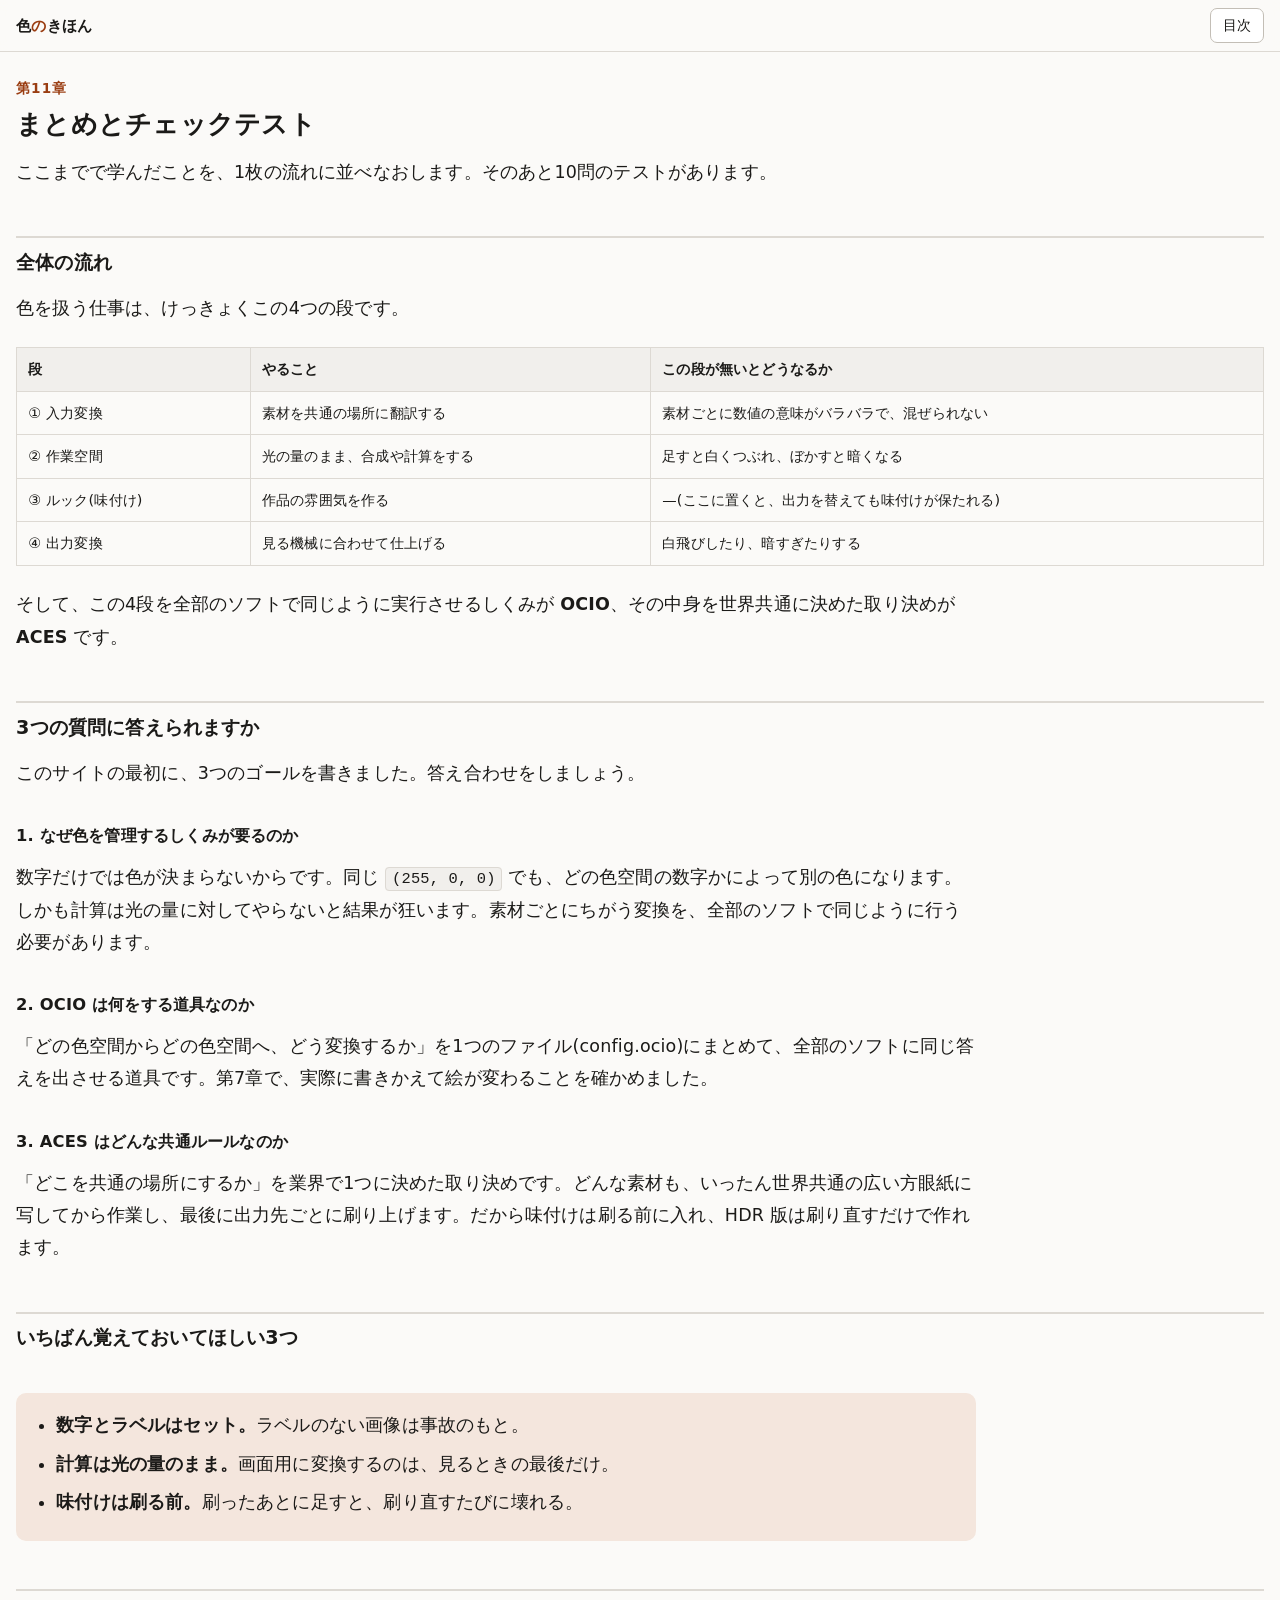
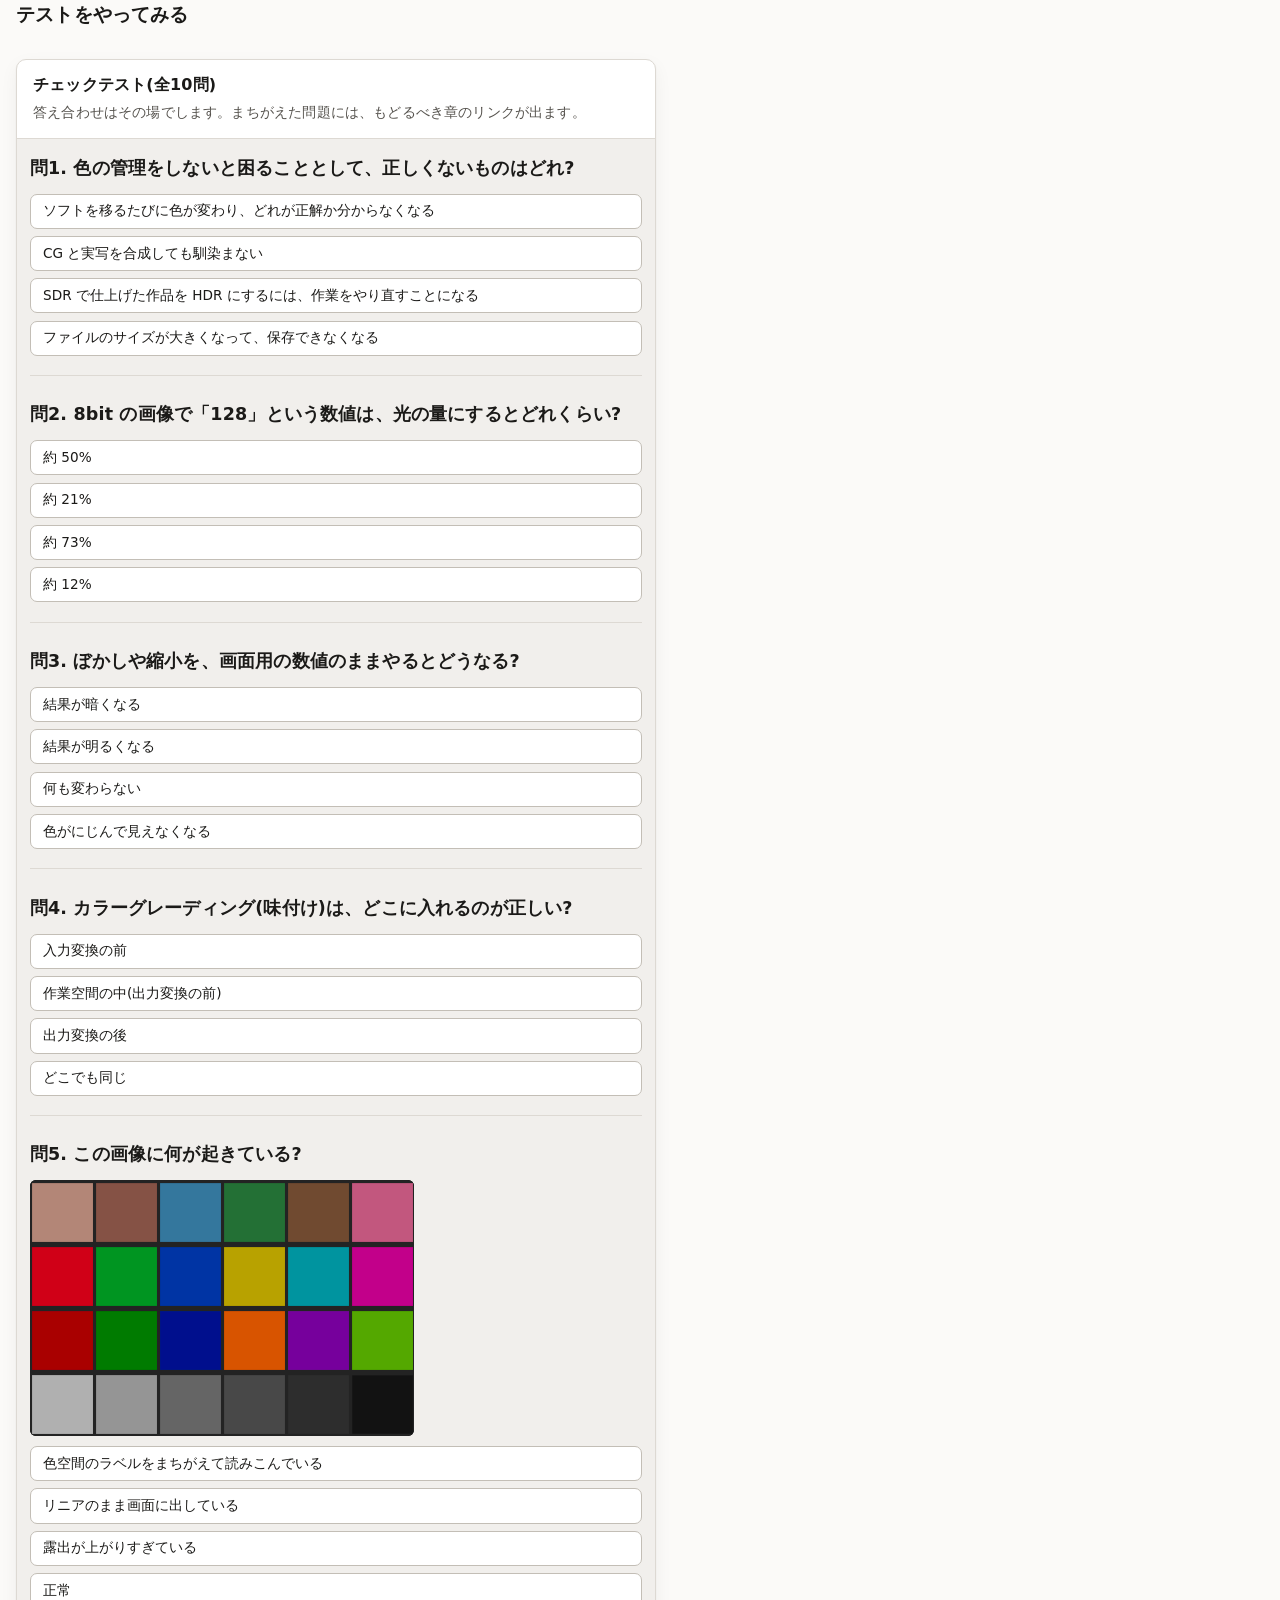
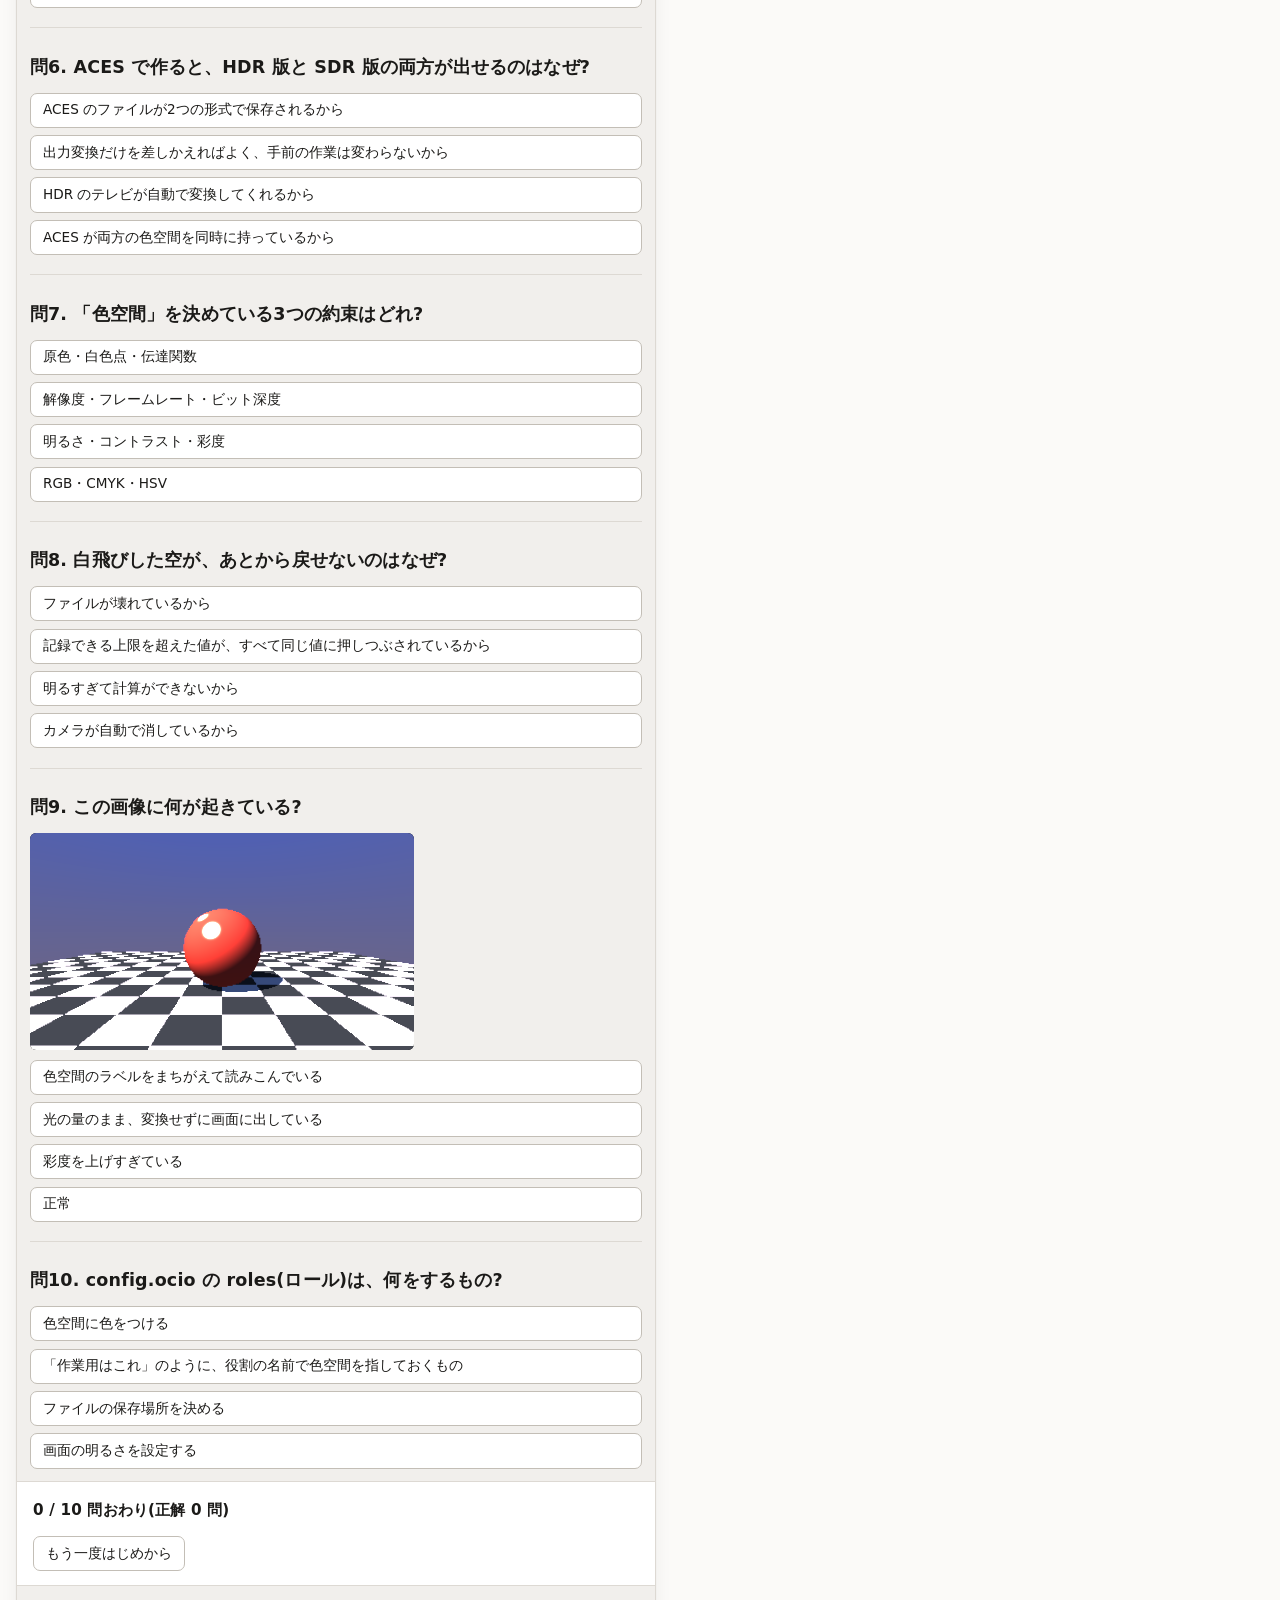
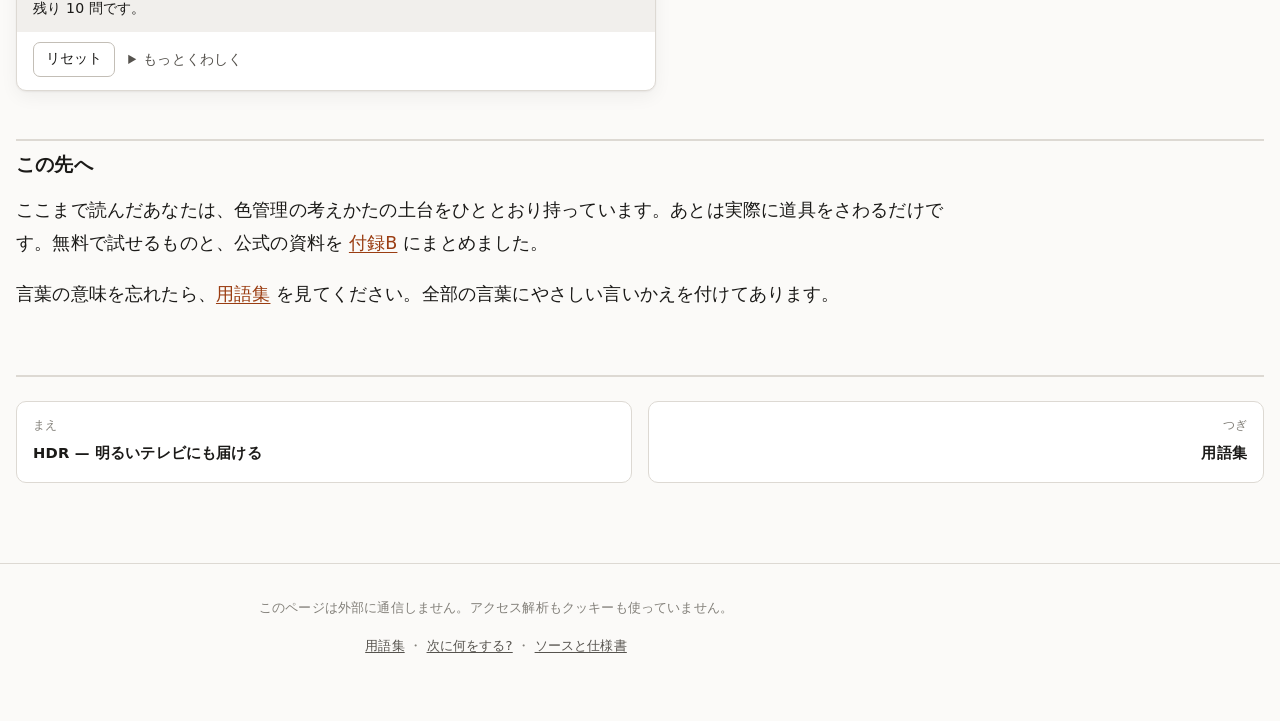
<file: ch11.html>
<!DOCTYPE html>
<html lang="ja">
<head>
<meta charset="utf-8">
<meta name="viewport" content="width=device-width, initial-scale=1">
<title>まとめとチェックテスト | 色のきほん — OCIO と ACES をさわって学ぶ</title>
<meta name="description" content="全体像の確認と10問のテスト">
<meta name="color-scheme" content="light dark">
<link rel="stylesheet" href="assets/css/site.css">
<link rel="icon" href="data:image/svg+xml,%3Csvg xmlns='http://www.w3.org/2000/svg' viewBox='0 0 32 32'%3E%3Crect width='32' height='32' rx='7' fill='%239a3d12'/%3E%3Ccircle cx='12' cy='13' r='6' fill='%23f2b134'/%3E%3Ccircle cx='20' cy='19' r='6' fill='%23e8e4dc' opacity='.85'/%3E%3C/svg%3E">
<script type="module" src="js/main.js"></script>
</head>
<body data-chapter="ch11">
<header class="site-header">
  <div class="site-header-inner">
    <p class="site-title"><a href="index.html">色<span>の</span>きほん</a></p>
    <button class="btn nav-toggle" type="button" aria-controls="chapter-nav" aria-expanded="true" hidden>目次</button>
  </div>
  <nav class="chapter-nav" id="chapter-nav" aria-label="目次">
    <ol>
      <li><a href="index.html"><span class="num">0</span>はじめに</a></li>
      <li><a href="ch01.html"><span class="num">1</span>色ってなんだろう</a></li>
      <li><a href="ch02.html"><span class="num">2</span>数字だけでは色は決まらない</a></li>
      <li><a href="ch03.html"><span class="num">3</span>明るさの数字は正直じゃない</a></li>
      <li><a href="ch04.html"><span class="num">4</span>見える範囲がちがう</a></li>
      <li><a href="ch05.html"><span class="num">5</span>混ぜると壊れる</a></li>
      <li><a href="ch06.html"><span class="num">6</span>OCIO の登場</a></li>
      <li><a href="ch07.html"><span class="num">7</span>config.ocio をさわる</a></li>
      <li><a href="ch08.html"><span class="num">8</span>ACES というみんなのルール</a></li>
      <li><a href="ch09.html"><span class="num">9</span>グレーディングはどこに入れる</a></li>
      <li><a href="ch10.html"><span class="num">10</span>HDR — 明るいテレビにも届ける</a></li>
      <li><a href="ch11.html" aria-current="page"><span class="num">11</span>まとめとチェックテスト</a></li>
      <li><a href="glossary.html"><span class="num">A</span>用語集</a></li>
      <li><a href="next.html"><span class="num">B</span>次に何をする?</a></li>
    </ol>
  </nav>
</header>
<main>
<!-- BODY:START -->
<p class="chapter-kicker">第11章</p>
<h1>まとめとチェックテスト</h1>
<p class="lead">ここまでで学んだことを、1枚の流れに並べなおします。そのあと10問のテストがあります。</p>

<h2>全体の流れ</h2>

<p>色を扱う仕事は、けっきょくこの4つの段です。</p>

<div class="table-wrap">
<table>
<thead><tr><th>段</th><th>やること</th><th>この段が無いとどうなるか</th></tr></thead>
<tbody>
<tr><td>① 入力変換</td><td>素材を共通の場所に翻訳する</td><td>素材ごとに数値の意味がバラバラで、混ぜられない</td></tr>
<tr><td>② 作業空間</td><td>光の量のまま、合成や計算をする</td><td>足すと白くつぶれ、ぼかすと暗くなる</td></tr>
<tr><td>③ ルック(味付け)</td><td>作品の雰囲気を作る</td><td>—(ここに置くと、出力を替えても味付けが保たれる)</td></tr>
<tr><td>④ 出力変換</td><td>見る機械に合わせて仕上げる</td><td>白飛びしたり、暗すぎたりする</td></tr>
</tbody>
</table>
</div>

<p>そして、この4段を全部のソフトで同じように実行させるしくみが <strong>OCIO</strong>、その中身を世界共通に決めた取り決めが <strong>ACES</strong> です。</p>

<h2>3つの質問に答えられますか</h2>

<p>このサイトの最初に、3つのゴールを書きました。答え合わせをしましょう。</p>

<h3>1. なぜ色を管理するしくみが要るのか</h3>

<p>数字だけでは色が決まらないからです。同じ <code>(255, 0, 0)</code> でも、どの色空間の数字かによって別の色になります。しかも計算は光の量に対してやらないと結果が狂います。素材ごとにちがう変換を、全部のソフトで同じように行う必要があります。</p>

<h3>2. OCIO は何をする道具なのか</h3>

<p>「どの色空間からどの色空間へ、どう変換するか」を1つのファイル(config.ocio)にまとめて、全部のソフトに同じ答えを出させる道具です。第7章で、実際に書きかえて絵が変わることを確かめました。</p>

<h3>3. ACES はどんな共通ルールなのか</h3>

<p>「どこを共通の場所にするか」を業界で1つに決めた取り決めです。どんな素材も、いったん世界共通の広い方眼紙に写してから作業し、最後に出力先ごとに刷り上げます。だから味付けは刷る前に入れ、HDR 版は刷り直すだけで作れます。</p>

<h2>いちばん覚えておいてほしい3つ</h2>

<div class="recap">
  <ul>
    <li><strong>数字とラベルはセット。</strong>ラベルのない画像は事故のもと。</li>
    <li><strong>計算は光の量のまま。</strong>画面用に変換するのは、見るときの最後だけ。</li>
    <li><strong>味付けは刷る前。</strong>刷ったあとに足すと、刷り直すたびに壊れる。</li>
  </ul>
</div>

<h2>テストをやってみる</h2>

<div data-widget="i14" class="js-mount">
  <div class="js-required">
    <p class="fallback-title">ここは動かして見る部分です</p>
    <p>JavaScript を有効にすると、10問のチェックテストができます。まちがえた問題には、もどるべき章のリンクが出ます。</p>
  </div>
</div>

<h2>この先へ</h2>

<p>ここまで読んだあなたは、色管理の考えかたの土台をひととおり持っています。あとは実際に道具をさわるだけです。無料で試せるものと、公式の資料を <a href="next.html">付録B</a> にまとめました。</p>

<p>言葉の意味を忘れたら、<a href="glossary.html">用語集</a> を見てください。全部の言葉にやさしい言いかえを付けてあります。</p>
<!-- BODY:END -->
<nav class="chapter-foot" aria-label="前後の章">
    <a class="prev" href="ch10.html" rel="prev"><span class="dir">まえ</span><span class="ttl">HDR — 明るいテレビにも届ける</span></a>
    <a class="next" href="glossary.html" rel="next"><span class="dir">つぎ</span><span class="ttl">用語集</span></a>
  </nav>
</main>
<footer class="site-footer">
  <p>このページは外部に通信しません。アクセス解析もクッキーも使っていません。</p>
  <p><a href="glossary.html">用語集</a> ・ <a href="next.html">次に何をする?</a> ・
     <a href="https://github.com/ytaniytani/OCIO-basics">ソースと仕様書</a></p>
</footer>
</body>
</html>
</file>
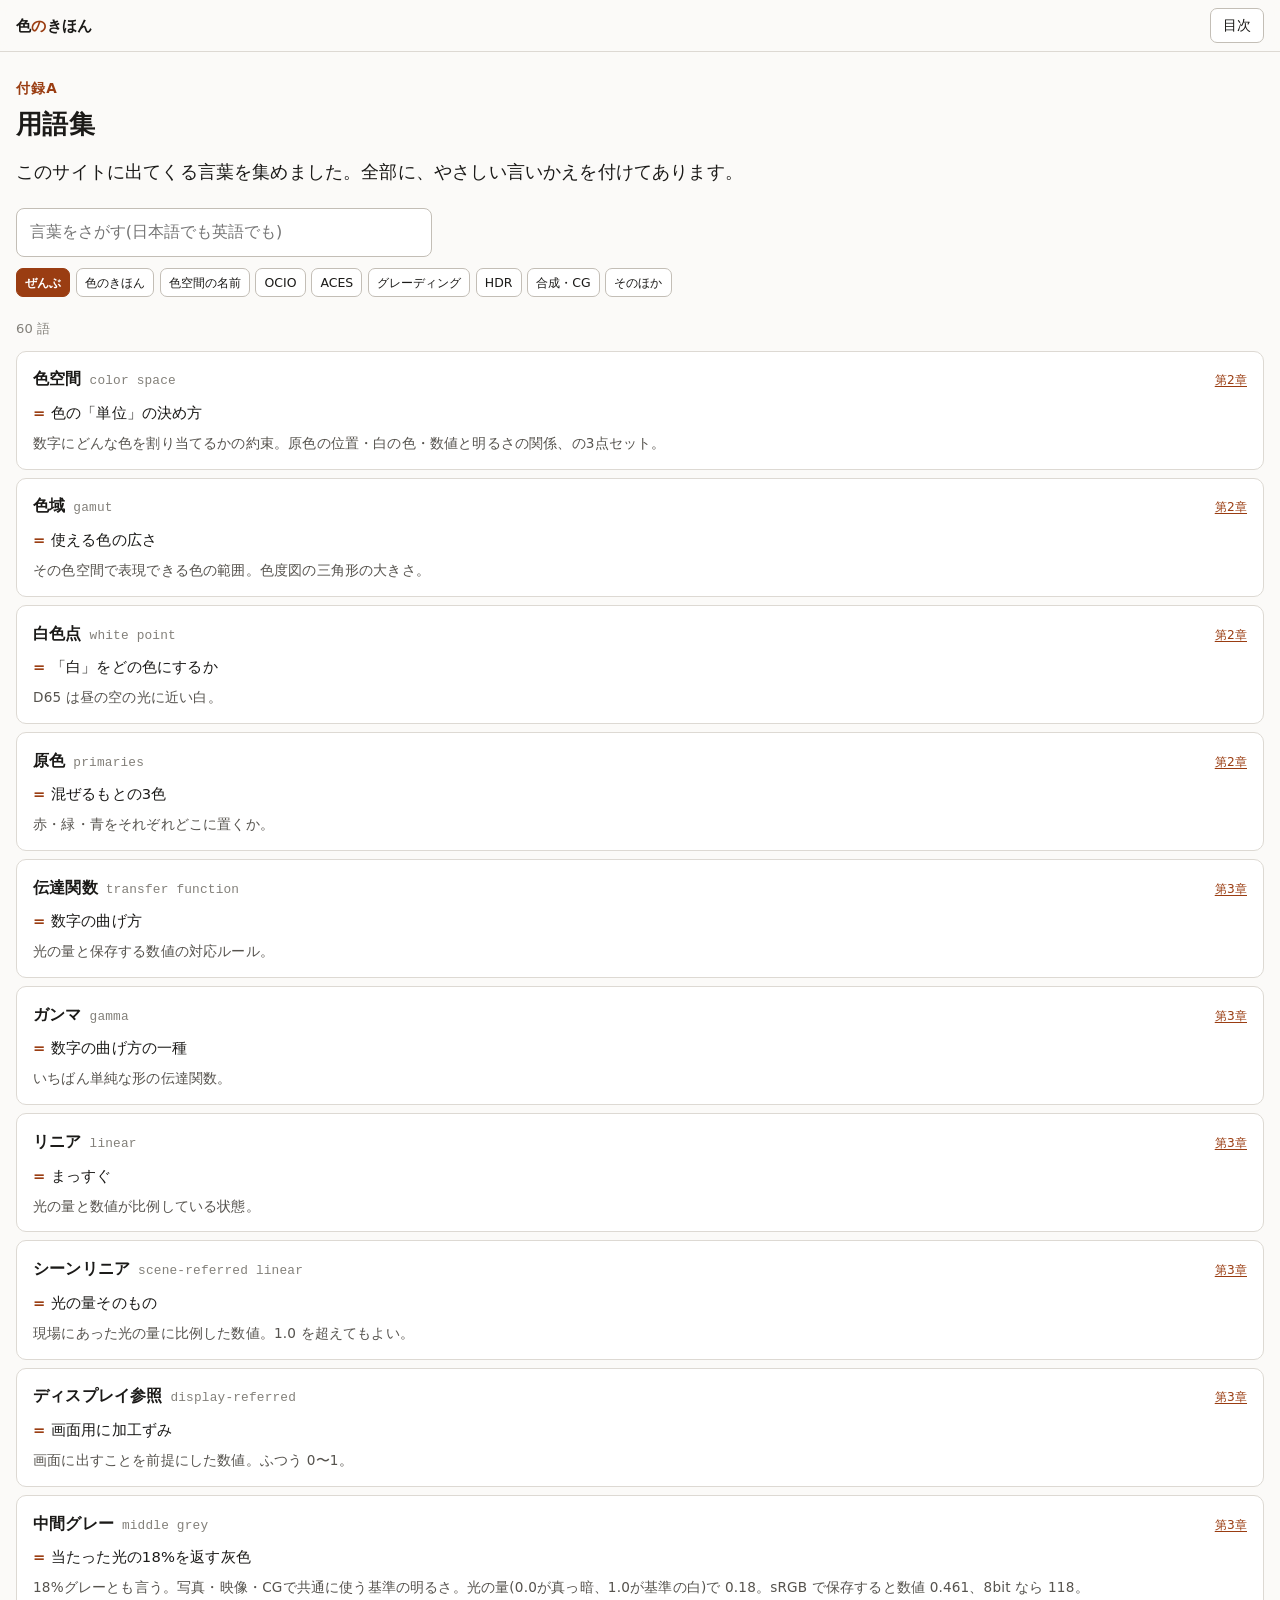
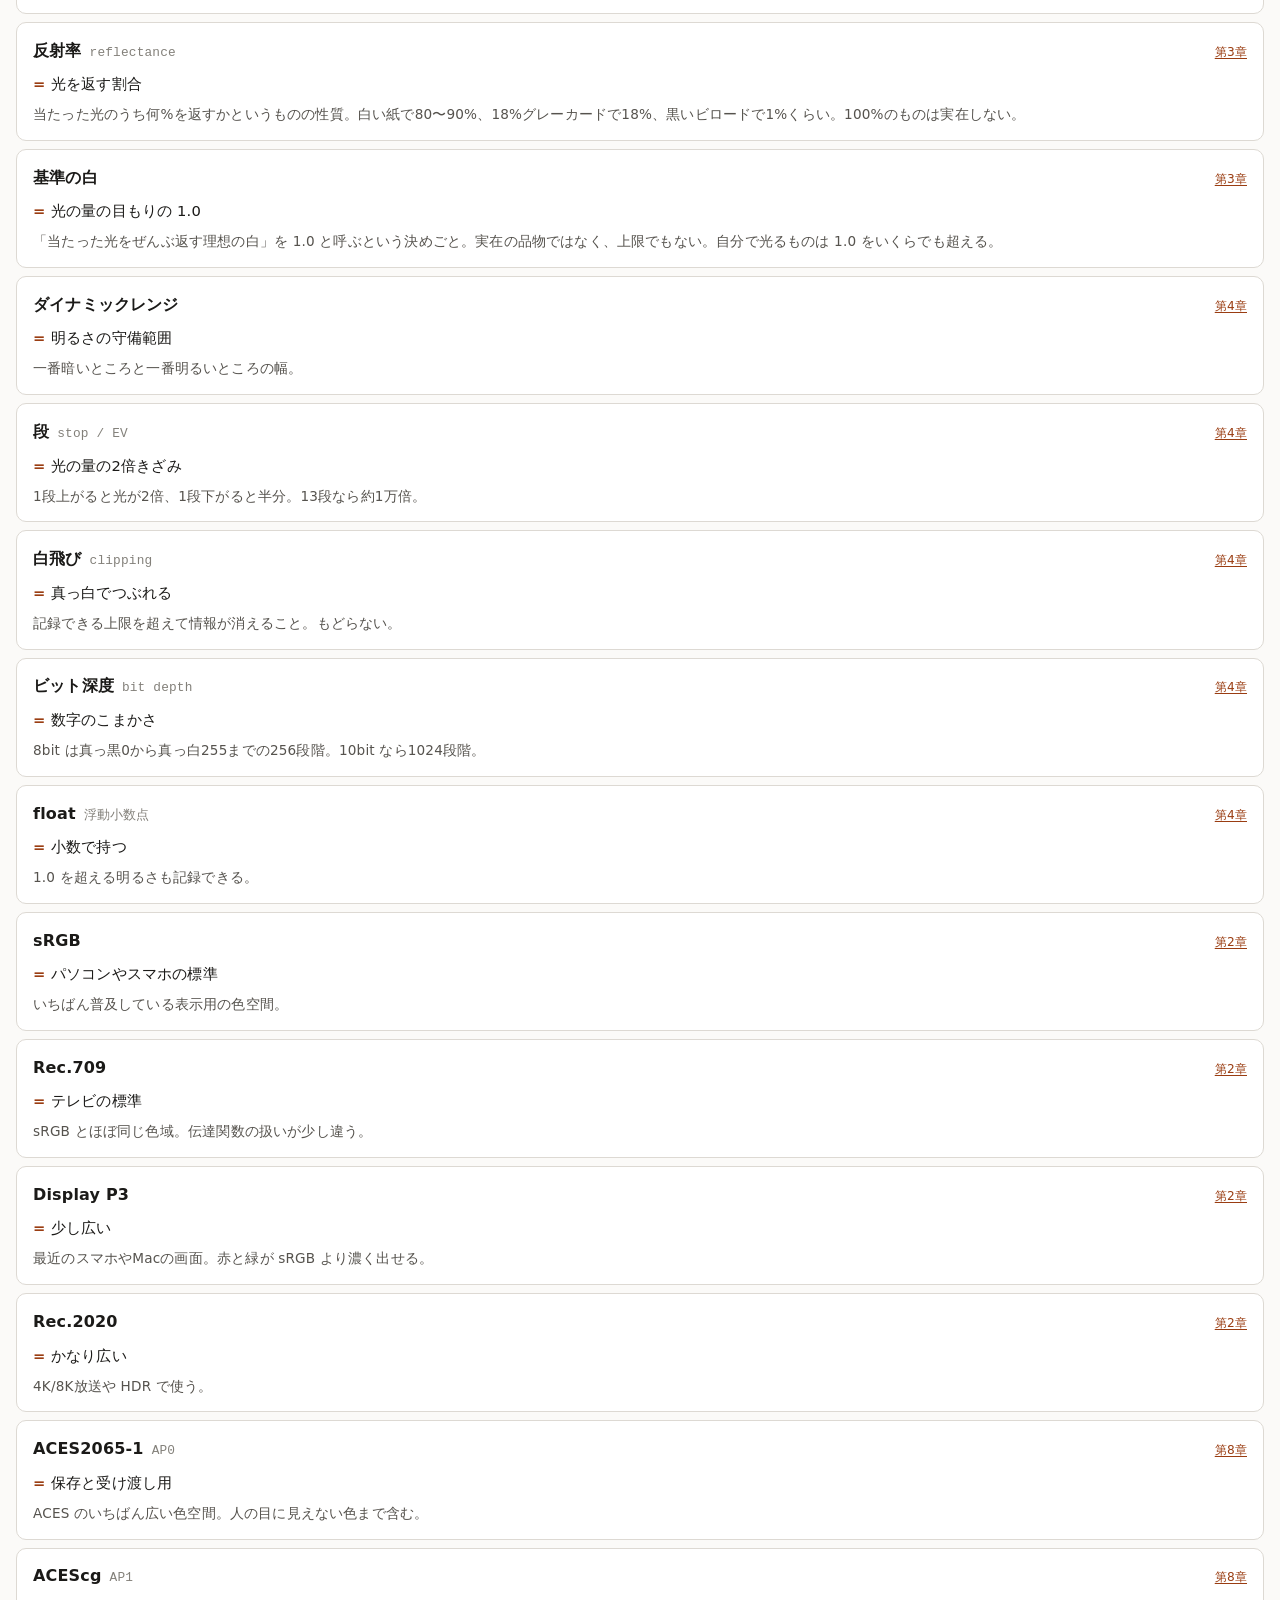
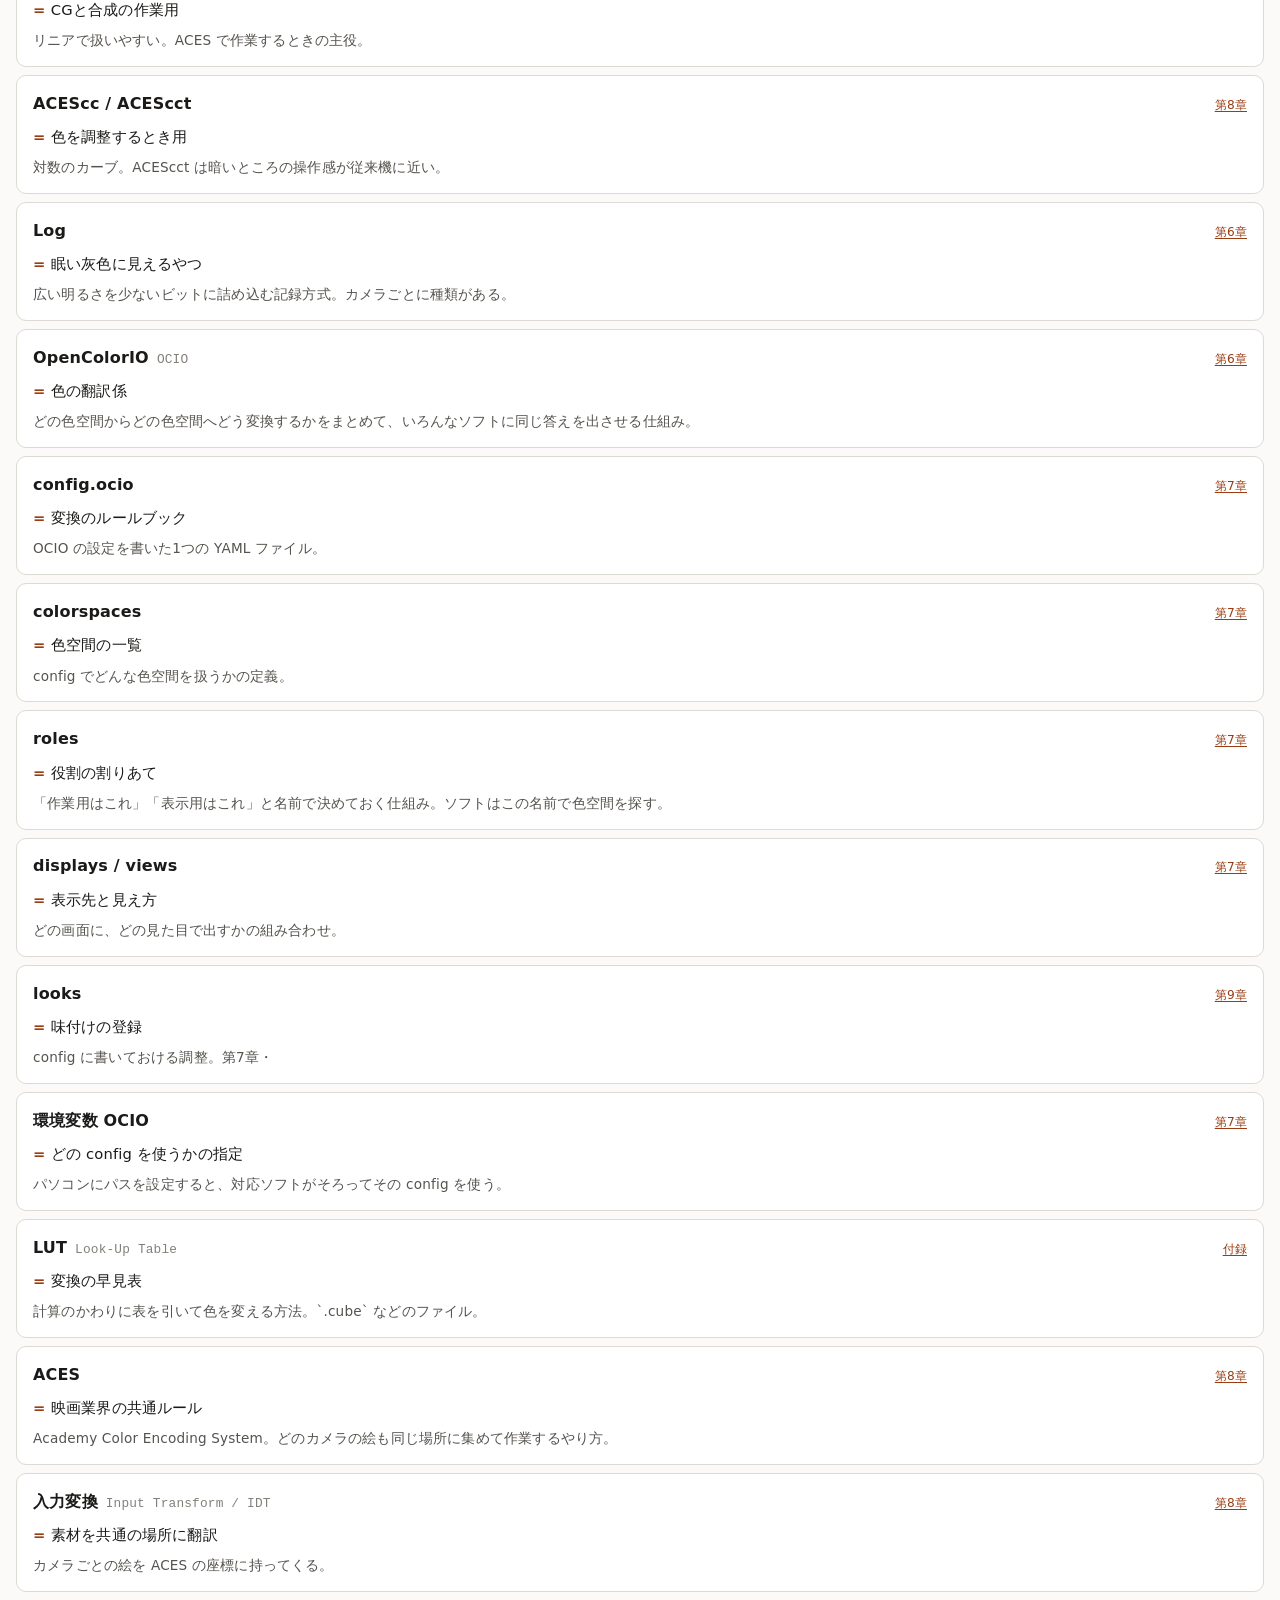
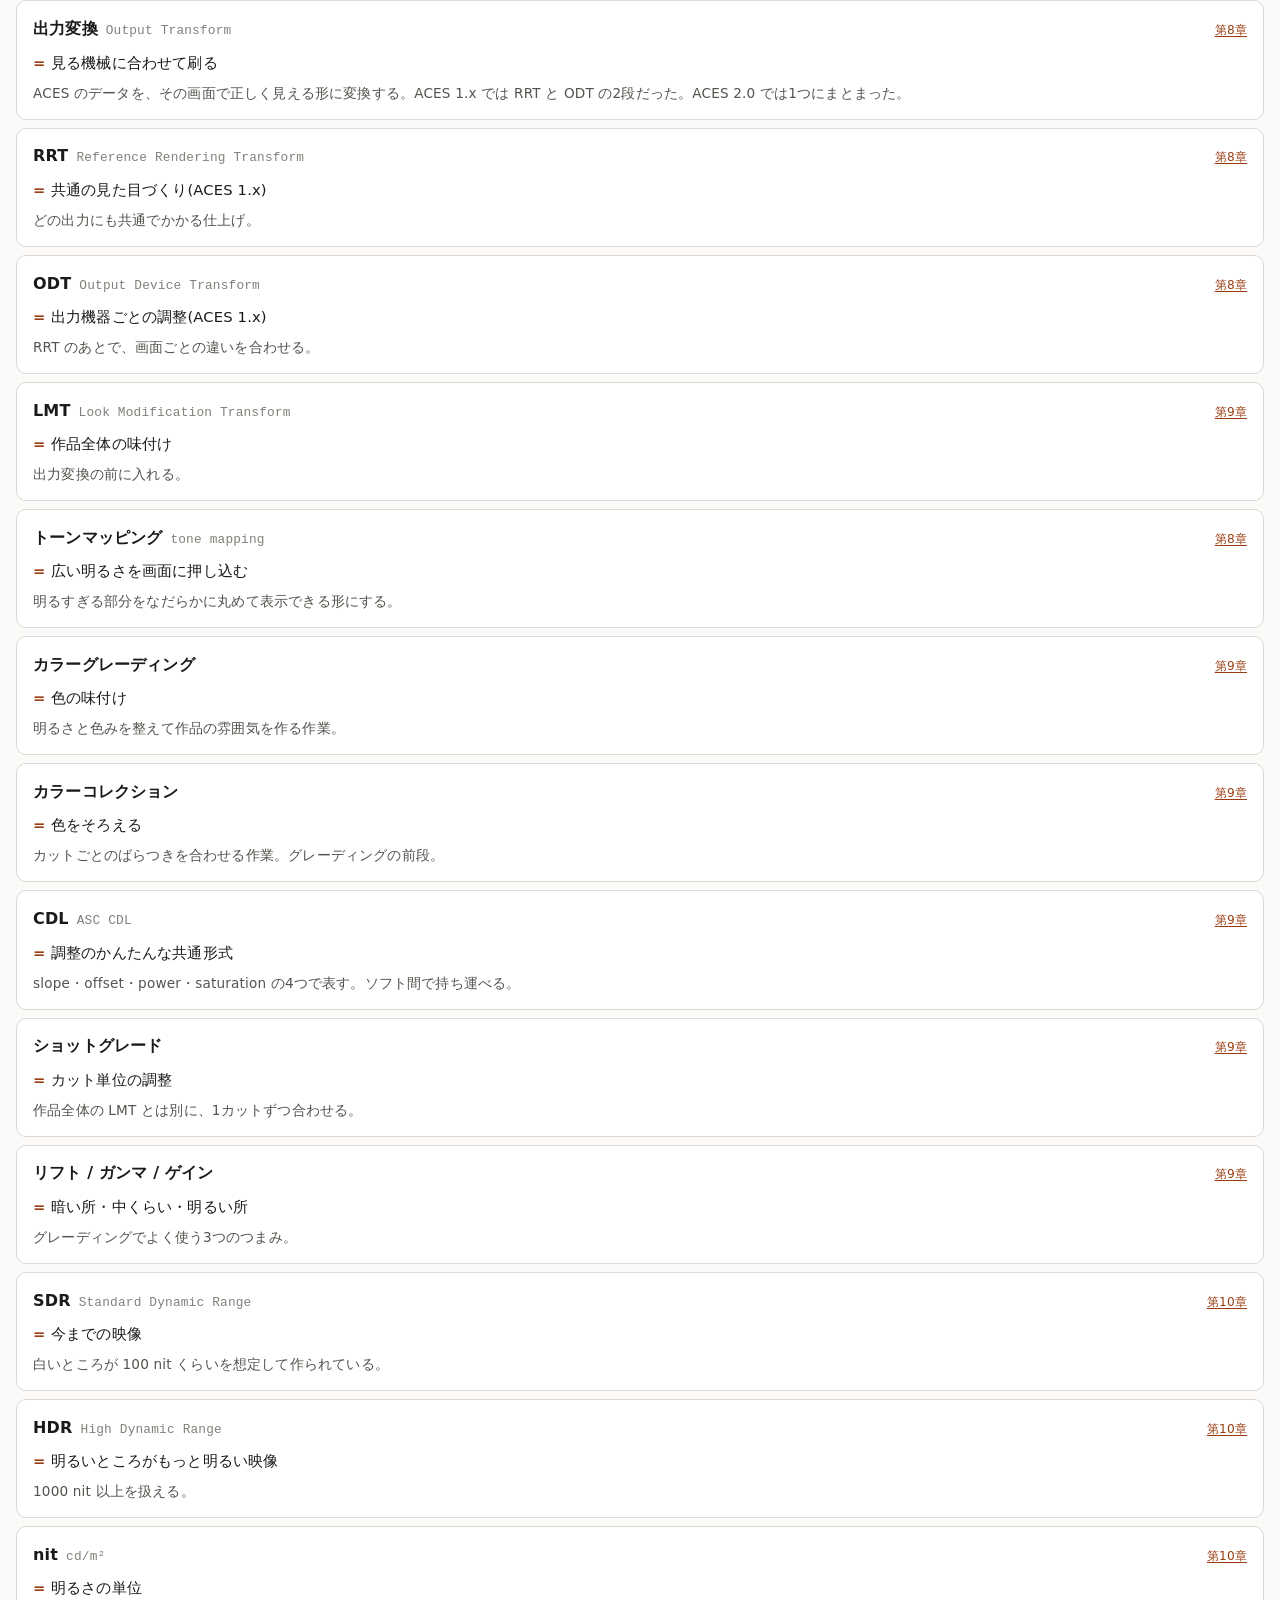
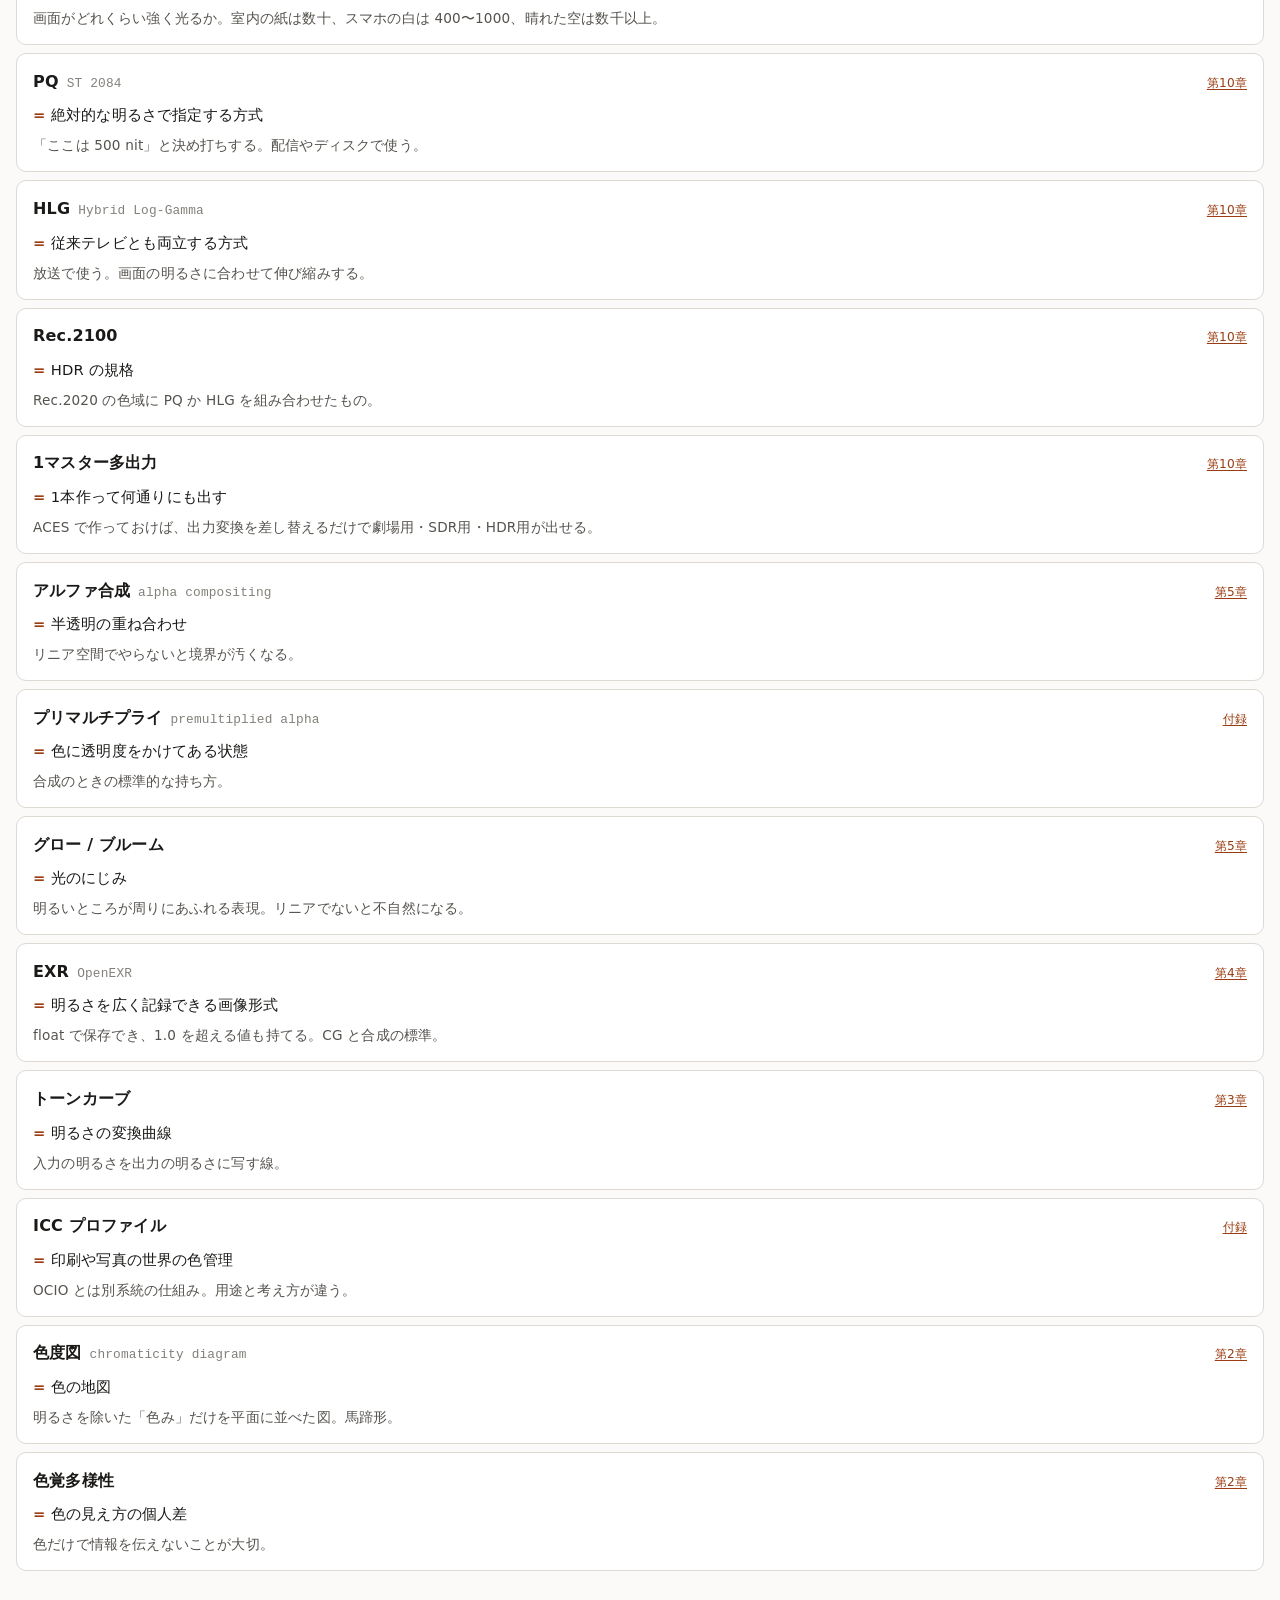
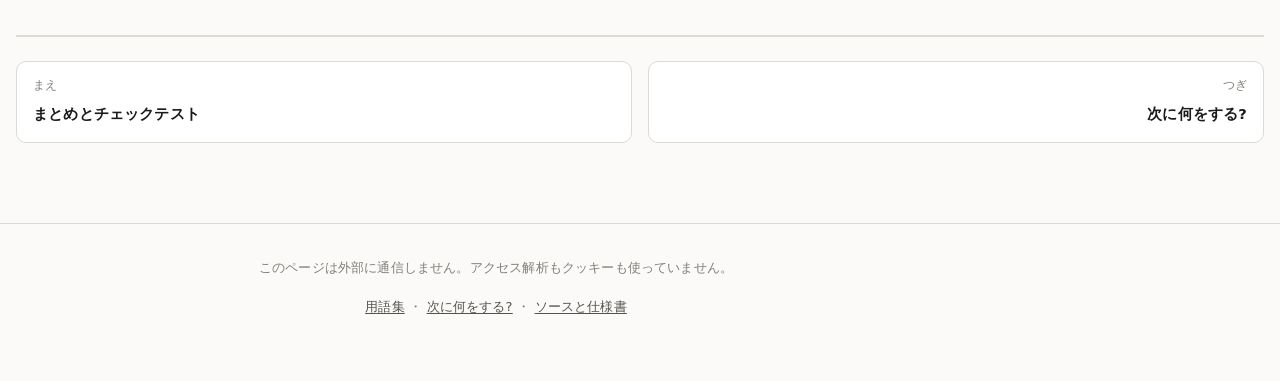
<file: glossary.html>
<!DOCTYPE html>
<html lang="ja">
<head>
<meta charset="utf-8">
<meta name="viewport" content="width=device-width, initial-scale=1">
<title>用語集 | 色のきほん — OCIO と ACES をさわって学ぶ</title>
<meta name="description" content="全部の言葉に、やさしい言いかえを付けました">
<meta name="color-scheme" content="light dark">
<link rel="stylesheet" href="assets/css/site.css">
<link rel="icon" href="data:image/svg+xml,%3Csvg xmlns='http://www.w3.org/2000/svg' viewBox='0 0 32 32'%3E%3Crect width='32' height='32' rx='7' fill='%239a3d12'/%3E%3Ccircle cx='12' cy='13' r='6' fill='%23f2b134'/%3E%3Ccircle cx='20' cy='19' r='6' fill='%23e8e4dc' opacity='.85'/%3E%3C/svg%3E">
<script type="module" src="js/main.js"></script>
</head>
<body data-chapter="">
<header class="site-header">
  <div class="site-header-inner">
    <p class="site-title"><a href="index.html">色<span>の</span>きほん</a></p>
    <button class="btn nav-toggle" type="button" aria-controls="chapter-nav" aria-expanded="true" hidden>目次</button>
  </div>
  <nav class="chapter-nav" id="chapter-nav" aria-label="目次">
    <ol>
      <li><a href="index.html"><span class="num">0</span>はじめに</a></li>
      <li><a href="ch01.html"><span class="num">1</span>色ってなんだろう</a></li>
      <li><a href="ch02.html"><span class="num">2</span>数字だけでは色は決まらない</a></li>
      <li><a href="ch03.html"><span class="num">3</span>明るさの数字は正直じゃない</a></li>
      <li><a href="ch04.html"><span class="num">4</span>見える範囲がちがう</a></li>
      <li><a href="ch05.html"><span class="num">5</span>混ぜると壊れる</a></li>
      <li><a href="ch06.html"><span class="num">6</span>OCIO の登場</a></li>
      <li><a href="ch07.html"><span class="num">7</span>config.ocio をさわる</a></li>
      <li><a href="ch08.html"><span class="num">8</span>ACES というみんなのルール</a></li>
      <li><a href="ch09.html"><span class="num">9</span>グレーディングはどこに入れる</a></li>
      <li><a href="ch10.html"><span class="num">10</span>HDR — 明るいテレビにも届ける</a></li>
      <li><a href="ch11.html"><span class="num">11</span>まとめとチェックテスト</a></li>
      <li><a href="glossary.html" aria-current="page"><span class="num">A</span>用語集</a></li>
      <li><a href="next.html"><span class="num">B</span>次に何をする?</a></li>
    </ol>
  </nav>
</header>
<main>
<!-- BODY:START -->
<p class="chapter-kicker">付録A</p>
<h1>用語集</h1>
<p class="lead">このサイトに出てくる言葉を集めました。全部に、やさしい言いかえを付けてあります。</p>

<div data-widget="glossary" class="js-mount"></div>

<!-- GLOSSARY:START -->
<div class="gl-list">
<div class="gl-item" data-section="色のきほん" data-search="色空間 color space 色の「単位」の決め方 数字にどんな色を割り当てるかの約束。原色の位置・白の色・数値と明るさの関係、の3点セット。">
<div class="gl-head"><span class="gl-term">色空間</span><span class="gl-en">color space</span><a class="gl-ch" href="ch02.html">第2章</a></div>
<p class="gl-simple">色の「単位」の決め方</p>
<p class="gl-detail">数字にどんな色を割り当てるかの約束。原色の位置・白の色・数値と明るさの関係、の3点セット。</p>
</div>
<div class="gl-item" data-section="色のきほん" data-search="色域 gamut 使える色の広さ その色空間で表現できる色の範囲。色度図の三角形の大きさ。">
<div class="gl-head"><span class="gl-term">色域</span><span class="gl-en">gamut</span><a class="gl-ch" href="ch02.html">第2章</a></div>
<p class="gl-simple">使える色の広さ</p>
<p class="gl-detail">その色空間で表現できる色の範囲。色度図の三角形の大きさ。</p>
</div>
<div class="gl-item" data-section="色のきほん" data-search="白色点 white point 「白」をどの色にするか d65 は昼の空の光に近い白。">
<div class="gl-head"><span class="gl-term">白色点</span><span class="gl-en">white point</span><a class="gl-ch" href="ch02.html">第2章</a></div>
<p class="gl-simple">「白」をどの色にするか</p>
<p class="gl-detail">D65 は昼の空の光に近い白。</p>
</div>
<div class="gl-item" data-section="色のきほん" data-search="原色 primaries 混ぜるもとの3色 赤・緑・青をそれぞれどこに置くか。">
<div class="gl-head"><span class="gl-term">原色</span><span class="gl-en">primaries</span><a class="gl-ch" href="ch02.html">第2章</a></div>
<p class="gl-simple">混ぜるもとの3色</p>
<p class="gl-detail">赤・緑・青をそれぞれどこに置くか。</p>
</div>
<div class="gl-item" data-section="色のきほん" data-search="伝達関数 transfer function 数字の曲げ方 光の量と保存する数値の対応ルール。">
<div class="gl-head"><span class="gl-term">伝達関数</span><span class="gl-en">transfer function</span><a class="gl-ch" href="ch03.html">第3章</a></div>
<p class="gl-simple">数字の曲げ方</p>
<p class="gl-detail">光の量と保存する数値の対応ルール。</p>
</div>
<div class="gl-item" data-section="色のきほん" data-search="ガンマ gamma 数字の曲げ方の一種 いちばん単純な形の伝達関数。">
<div class="gl-head"><span class="gl-term">ガンマ</span><span class="gl-en">gamma</span><a class="gl-ch" href="ch03.html">第3章</a></div>
<p class="gl-simple">数字の曲げ方の一種</p>
<p class="gl-detail">いちばん単純な形の伝達関数。</p>
</div>
<div class="gl-item" data-section="色のきほん" data-search="リニア linear まっすぐ 光の量と数値が比例している状態。">
<div class="gl-head"><span class="gl-term">リニア</span><span class="gl-en">linear</span><a class="gl-ch" href="ch03.html">第3章</a></div>
<p class="gl-simple">まっすぐ</p>
<p class="gl-detail">光の量と数値が比例している状態。</p>
</div>
<div class="gl-item" data-section="色のきほん" data-search="シーンリニア scene-referred linear 光の量そのもの 現場にあった光の量に比例した数値。1.0 を超えてもよい。">
<div class="gl-head"><span class="gl-term">シーンリニア</span><span class="gl-en">scene-referred linear</span><a class="gl-ch" href="ch03.html">第3章</a></div>
<p class="gl-simple">光の量そのもの</p>
<p class="gl-detail">現場にあった光の量に比例した数値。1.0 を超えてもよい。</p>
</div>
<div class="gl-item" data-section="色のきほん" data-search="ディスプレイ参照 display-referred 画面用に加工ずみ 画面に出すことを前提にした数値。ふつう 0〜1。">
<div class="gl-head"><span class="gl-term">ディスプレイ参照</span><span class="gl-en">display-referred</span><a class="gl-ch" href="ch03.html">第3章</a></div>
<p class="gl-simple">画面用に加工ずみ</p>
<p class="gl-detail">画面に出すことを前提にした数値。ふつう 0〜1。</p>
</div>
<div class="gl-item" data-section="色のきほん" data-search="中間グレー middle grey 当たった光の18%を返す灰色 18%グレーとも言う。写真・映像・cgで共通に使う基準の明るさ。光の量(0.0が真っ暗、1.0が基準の白)で 0.18。srgb で保存すると数値 0.461、8bit なら 118。">
<div class="gl-head"><span class="gl-term">中間グレー</span><span class="gl-en">middle grey</span><a class="gl-ch" href="ch03.html">第3章</a></div>
<p class="gl-simple">当たった光の18%を返す灰色</p>
<p class="gl-detail">18%グレーとも言う。写真・映像・CGで共通に使う基準の明るさ。光の量(0.0が真っ暗、1.0が基準の白)で 0.18。sRGB で保存すると数値 0.461、8bit なら 118。</p>
</div>
<div class="gl-item" data-section="色のきほん" data-search="反射率 reflectance 光を返す割合 当たった光のうち何%を返すかというものの性質。白い紙で80〜90%、18%グレーカードで18%、黒いビロードで1%くらい。100%のものは実在しない。">
<div class="gl-head"><span class="gl-term">反射率</span><span class="gl-en">reflectance</span><a class="gl-ch" href="ch03.html">第3章</a></div>
<p class="gl-simple">光を返す割合</p>
<p class="gl-detail">当たった光のうち何%を返すかというものの性質。白い紙で80〜90%、18%グレーカードで18%、黒いビロードで1%くらい。100%のものは実在しない。</p>
</div>
<div class="gl-item" data-section="色のきほん" data-search="基準の白  光の量の目もりの 1.0 「当たった光をぜんぶ返す理想の白」を 1.0 と呼ぶという決めごと。実在の品物ではなく、上限でもない。自分で光るものは 1.0 をいくらでも超える。">
<div class="gl-head"><span class="gl-term">基準の白</span><a class="gl-ch" href="ch03.html">第3章</a></div>
<p class="gl-simple">光の量の目もりの 1.0</p>
<p class="gl-detail">「当たった光をぜんぶ返す理想の白」を 1.0 と呼ぶという決めごと。実在の品物ではなく、上限でもない。自分で光るものは 1.0 をいくらでも超える。</p>
</div>
<div class="gl-item" data-section="色のきほん" data-search="ダイナミックレンジ  明るさの守備範囲 一番暗いところと一番明るいところの幅。">
<div class="gl-head"><span class="gl-term">ダイナミックレンジ</span><a class="gl-ch" href="ch04.html">第4章</a></div>
<p class="gl-simple">明るさの守備範囲</p>
<p class="gl-detail">一番暗いところと一番明るいところの幅。</p>
</div>
<div class="gl-item" data-section="色のきほん" data-search="段 stop / ev 光の量の2倍きざみ 1段上がると光が2倍、1段下がると半分。13段なら約1万倍。">
<div class="gl-head"><span class="gl-term">段</span><span class="gl-en">stop / EV</span><a class="gl-ch" href="ch04.html">第4章</a></div>
<p class="gl-simple">光の量の2倍きざみ</p>
<p class="gl-detail">1段上がると光が2倍、1段下がると半分。13段なら約1万倍。</p>
</div>
<div class="gl-item" data-section="色のきほん" data-search="白飛び clipping 真っ白でつぶれる 記録できる上限を超えて情報が消えること。もどらない。">
<div class="gl-head"><span class="gl-term">白飛び</span><span class="gl-en">clipping</span><a class="gl-ch" href="ch04.html">第4章</a></div>
<p class="gl-simple">真っ白でつぶれる</p>
<p class="gl-detail">記録できる上限を超えて情報が消えること。もどらない。</p>
</div>
<div class="gl-item" data-section="色のきほん" data-search="ビット深度 bit depth 数字のこまかさ 8bit は真っ黒0から真っ白255までの256段階。10bit なら1024段階。">
<div class="gl-head"><span class="gl-term">ビット深度</span><span class="gl-en">bit depth</span><a class="gl-ch" href="ch04.html">第4章</a></div>
<p class="gl-simple">数字のこまかさ</p>
<p class="gl-detail">8bit は真っ黒0から真っ白255までの256段階。10bit なら1024段階。</p>
</div>
<div class="gl-item" data-section="色のきほん" data-search="float 浮動小数点 小数で持つ 1.0 を超える明るさも記録できる。">
<div class="gl-head"><span class="gl-term">float</span><span class="gl-en">浮動小数点</span><a class="gl-ch" href="ch04.html">第4章</a></div>
<p class="gl-simple">小数で持つ</p>
<p class="gl-detail">1.0 を超える明るさも記録できる。</p>
</div>
<div class="gl-item" data-section="色空間の名前" data-search="srgb  パソコンやスマホの標準 いちばん普及している表示用の色空間。">
<div class="gl-head"><span class="gl-term">sRGB</span><a class="gl-ch" href="ch02.html">第2章</a></div>
<p class="gl-simple">パソコンやスマホの標準</p>
<p class="gl-detail">いちばん普及している表示用の色空間。</p>
</div>
<div class="gl-item" data-section="色空間の名前" data-search="rec.709  テレビの標準 srgb とほぼ同じ色域。伝達関数の扱いが少し違う。">
<div class="gl-head"><span class="gl-term">Rec.709</span><a class="gl-ch" href="ch02.html">第2章</a></div>
<p class="gl-simple">テレビの標準</p>
<p class="gl-detail">sRGB とほぼ同じ色域。伝達関数の扱いが少し違う。</p>
</div>
<div class="gl-item" data-section="色空間の名前" data-search="display p3  少し広い 最近のスマホやmacの画面。赤と緑が srgb より濃く出せる。">
<div class="gl-head"><span class="gl-term">Display P3</span><a class="gl-ch" href="ch02.html">第2章</a></div>
<p class="gl-simple">少し広い</p>
<p class="gl-detail">最近のスマホやMacの画面。赤と緑が sRGB より濃く出せる。</p>
</div>
<div class="gl-item" data-section="色空間の名前" data-search="rec.2020  かなり広い 4k/8k放送や hdr で使う。">
<div class="gl-head"><span class="gl-term">Rec.2020</span><a class="gl-ch" href="ch02.html">第2章</a></div>
<p class="gl-simple">かなり広い</p>
<p class="gl-detail">4K/8K放送や HDR で使う。</p>
</div>
<div class="gl-item" data-section="色空間の名前" data-search="aces2065-1 ap0 保存と受け渡し用 aces のいちばん広い色空間。人の目に見えない色まで含む。">
<div class="gl-head"><span class="gl-term">ACES2065-1</span><span class="gl-en">AP0</span><a class="gl-ch" href="ch08.html">第8章</a></div>
<p class="gl-simple">保存と受け渡し用</p>
<p class="gl-detail">ACES のいちばん広い色空間。人の目に見えない色まで含む。</p>
</div>
<div class="gl-item" data-section="色空間の名前" data-search="acescg ap1 cgと合成の作業用 リニアで扱いやすい。aces で作業するときの主役。">
<div class="gl-head"><span class="gl-term">ACEScg</span><span class="gl-en">AP1</span><a class="gl-ch" href="ch08.html">第8章</a></div>
<p class="gl-simple">CGと合成の作業用</p>
<p class="gl-detail">リニアで扱いやすい。ACES で作業するときの主役。</p>
</div>
<div class="gl-item" data-section="色空間の名前" data-search="acescc / acescct  色を調整するとき用 対数のカーブ。acescct は暗いところの操作感が従来機に近い。">
<div class="gl-head"><span class="gl-term">ACEScc / ACEScct</span><a class="gl-ch" href="ch08.html">第8章</a></div>
<p class="gl-simple">色を調整するとき用</p>
<p class="gl-detail">対数のカーブ。ACEScct は暗いところの操作感が従来機に近い。</p>
</div>
<div class="gl-item" data-section="色空間の名前" data-search="log  眠い灰色に見えるやつ 広い明るさを少ないビットに詰め込む記録方式。カメラごとに種類がある。">
<div class="gl-head"><span class="gl-term">Log</span><a class="gl-ch" href="ch06.html">第6章</a></div>
<p class="gl-simple">眠い灰色に見えるやつ</p>
<p class="gl-detail">広い明るさを少ないビットに詰め込む記録方式。カメラごとに種類がある。</p>
</div>
<div class="gl-item" data-section="OCIO" data-search="opencolorio ocio 色の翻訳係 どの色空間からどの色空間へどう変換するかをまとめて、いろんなソフトに同じ答えを出させる仕組み。">
<div class="gl-head"><span class="gl-term">OpenColorIO</span><span class="gl-en">OCIO</span><a class="gl-ch" href="ch06.html">第6章</a></div>
<p class="gl-simple">色の翻訳係</p>
<p class="gl-detail">どの色空間からどの色空間へどう変換するかをまとめて、いろんなソフトに同じ答えを出させる仕組み。</p>
</div>
<div class="gl-item" data-section="OCIO" data-search="config.ocio  変換のルールブック ocio の設定を書いた1つの yaml ファイル。">
<div class="gl-head"><span class="gl-term">config.ocio</span><a class="gl-ch" href="ch07.html">第7章</a></div>
<p class="gl-simple">変換のルールブック</p>
<p class="gl-detail">OCIO の設定を書いた1つの YAML ファイル。</p>
</div>
<div class="gl-item" data-section="OCIO" data-search="colorspaces  色空間の一覧 config でどんな色空間を扱うかの定義。">
<div class="gl-head"><span class="gl-term">colorspaces</span><a class="gl-ch" href="ch07.html">第7章</a></div>
<p class="gl-simple">色空間の一覧</p>
<p class="gl-detail">config でどんな色空間を扱うかの定義。</p>
</div>
<div class="gl-item" data-section="OCIO" data-search="roles  役割の割りあて 「作業用はこれ」「表示用はこれ」と名前で決めておく仕組み。ソフトはこの名前で色空間を探す。">
<div class="gl-head"><span class="gl-term">roles</span><a class="gl-ch" href="ch07.html">第7章</a></div>
<p class="gl-simple">役割の割りあて</p>
<p class="gl-detail">「作業用はこれ」「表示用はこれ」と名前で決めておく仕組み。ソフトはこの名前で色空間を探す。</p>
</div>
<div class="gl-item" data-section="OCIO" data-search="displays / views  表示先と見え方 どの画面に、どの見た目で出すかの組み合わせ。">
<div class="gl-head"><span class="gl-term">displays / views</span><a class="gl-ch" href="ch07.html">第7章</a></div>
<p class="gl-simple">表示先と見え方</p>
<p class="gl-detail">どの画面に、どの見た目で出すかの組み合わせ。</p>
</div>
<div class="gl-item" data-section="OCIO" data-search="looks  味付けの登録 config に書いておける調整。第7章・">
<div class="gl-head"><span class="gl-term">looks</span><a class="gl-ch" href="ch09.html">第9章</a></div>
<p class="gl-simple">味付けの登録</p>
<p class="gl-detail">config に書いておける調整。第7章・</p>
</div>
<div class="gl-item" data-section="OCIO" data-search="環境変数 ocio  どの config を使うかの指定 パソコンにパスを設定すると、対応ソフトがそろってその config を使う。">
<div class="gl-head"><span class="gl-term">環境変数 OCIO</span><a class="gl-ch" href="ch07.html">第7章</a></div>
<p class="gl-simple">どの config を使うかの指定</p>
<p class="gl-detail">パソコンにパスを設定すると、対応ソフトがそろってその config を使う。</p>
</div>
<div class="gl-item" data-section="OCIO" data-search="lut look-up table 変換の早見表 計算のかわりに表を引いて色を変える方法。`.cube` などのファイル。">
<div class="gl-head"><span class="gl-term">LUT</span><span class="gl-en">Look-Up Table</span><a class="gl-ch" href="#">付録</a></div>
<p class="gl-simple">変換の早見表</p>
<p class="gl-detail">計算のかわりに表を引いて色を変える方法。`.cube` などのファイル。</p>
</div>
<div class="gl-item" data-section="ACES" data-search="aces  映画業界の共通ルール academy color encoding system。どのカメラの絵も同じ場所に集めて作業するやり方。">
<div class="gl-head"><span class="gl-term">ACES</span><a class="gl-ch" href="ch08.html">第8章</a></div>
<p class="gl-simple">映画業界の共通ルール</p>
<p class="gl-detail">Academy Color Encoding System。どのカメラの絵も同じ場所に集めて作業するやり方。</p>
</div>
<div class="gl-item" data-section="ACES" data-search="入力変換 input transform / idt 素材を共通の場所に翻訳 カメラごとの絵を aces の座標に持ってくる。">
<div class="gl-head"><span class="gl-term">入力変換</span><span class="gl-en">Input Transform / IDT</span><a class="gl-ch" href="ch08.html">第8章</a></div>
<p class="gl-simple">素材を共通の場所に翻訳</p>
<p class="gl-detail">カメラごとの絵を ACES の座標に持ってくる。</p>
</div>
<div class="gl-item" data-section="ACES" data-search="出力変換 output transform 見る機械に合わせて刷る aces のデータを、その画面で正しく見える形に変換する。aces 1.x では rrt と odt の2段だった。aces 2.0 では1つにまとまった。">
<div class="gl-head"><span class="gl-term">出力変換</span><span class="gl-en">Output Transform</span><a class="gl-ch" href="ch08.html">第8章</a></div>
<p class="gl-simple">見る機械に合わせて刷る</p>
<p class="gl-detail">ACES のデータを、その画面で正しく見える形に変換する。ACES 1.x では RRT と ODT の2段だった。ACES 2.0 では1つにまとまった。</p>
</div>
<div class="gl-item" data-section="ACES" data-search="rrt reference rendering transform 共通の見た目づくり(aces 1.x) どの出力にも共通でかかる仕上げ。">
<div class="gl-head"><span class="gl-term">RRT</span><span class="gl-en">Reference Rendering Transform</span><a class="gl-ch" href="ch08.html">第8章</a></div>
<p class="gl-simple">共通の見た目づくり(ACES 1.x)</p>
<p class="gl-detail">どの出力にも共通でかかる仕上げ。</p>
</div>
<div class="gl-item" data-section="ACES" data-search="odt output device transform 出力機器ごとの調整(aces 1.x) rrt のあとで、画面ごとの違いを合わせる。">
<div class="gl-head"><span class="gl-term">ODT</span><span class="gl-en">Output Device Transform</span><a class="gl-ch" href="ch08.html">第8章</a></div>
<p class="gl-simple">出力機器ごとの調整(ACES 1.x)</p>
<p class="gl-detail">RRT のあとで、画面ごとの違いを合わせる。</p>
</div>
<div class="gl-item" data-section="ACES" data-search="lmt look modification transform 作品全体の味付け 出力変換の前に入れる。">
<div class="gl-head"><span class="gl-term">LMT</span><span class="gl-en">Look Modification Transform</span><a class="gl-ch" href="ch09.html">第9章</a></div>
<p class="gl-simple">作品全体の味付け</p>
<p class="gl-detail">出力変換の前に入れる。</p>
</div>
<div class="gl-item" data-section="ACES" data-search="トーンマッピング tone mapping 広い明るさを画面に押し込む 明るすぎる部分をなだらかに丸めて表示できる形にする。">
<div class="gl-head"><span class="gl-term">トーンマッピング</span><span class="gl-en">tone mapping</span><a class="gl-ch" href="ch08.html">第8章</a></div>
<p class="gl-simple">広い明るさを画面に押し込む</p>
<p class="gl-detail">明るすぎる部分をなだらかに丸めて表示できる形にする。</p>
</div>
<div class="gl-item" data-section="グレーディング" data-search="カラーグレーディング  色の味付け 明るさと色みを整えて作品の雰囲気を作る作業。">
<div class="gl-head"><span class="gl-term">カラーグレーディング</span><a class="gl-ch" href="ch09.html">第9章</a></div>
<p class="gl-simple">色の味付け</p>
<p class="gl-detail">明るさと色みを整えて作品の雰囲気を作る作業。</p>
</div>
<div class="gl-item" data-section="グレーディング" data-search="カラーコレクション  色をそろえる カットごとのばらつきを合わせる作業。グレーディングの前段。">
<div class="gl-head"><span class="gl-term">カラーコレクション</span><a class="gl-ch" href="ch09.html">第9章</a></div>
<p class="gl-simple">色をそろえる</p>
<p class="gl-detail">カットごとのばらつきを合わせる作業。グレーディングの前段。</p>
</div>
<div class="gl-item" data-section="グレーディング" data-search="cdl asc cdl 調整のかんたんな共通形式 slope・offset・power・saturation の4つで表す。ソフト間で持ち運べる。">
<div class="gl-head"><span class="gl-term">CDL</span><span class="gl-en">ASC CDL</span><a class="gl-ch" href="ch09.html">第9章</a></div>
<p class="gl-simple">調整のかんたんな共通形式</p>
<p class="gl-detail">slope・offset・power・saturation の4つで表す。ソフト間で持ち運べる。</p>
</div>
<div class="gl-item" data-section="グレーディング" data-search="ショットグレード  カット単位の調整 作品全体の lmt とは別に、1カットずつ合わせる。">
<div class="gl-head"><span class="gl-term">ショットグレード</span><a class="gl-ch" href="ch09.html">第9章</a></div>
<p class="gl-simple">カット単位の調整</p>
<p class="gl-detail">作品全体の LMT とは別に、1カットずつ合わせる。</p>
</div>
<div class="gl-item" data-section="グレーディング" data-search="リフト / ガンマ / ゲイン  暗い所・中くらい・明るい所 グレーディングでよく使う3つのつまみ。">
<div class="gl-head"><span class="gl-term">リフト / ガンマ / ゲイン</span><a class="gl-ch" href="ch09.html">第9章</a></div>
<p class="gl-simple">暗い所・中くらい・明るい所</p>
<p class="gl-detail">グレーディングでよく使う3つのつまみ。</p>
</div>
<div class="gl-item" data-section="HDR" data-search="sdr standard dynamic range 今までの映像 白いところが 100 nit くらいを想定して作られている。">
<div class="gl-head"><span class="gl-term">SDR</span><span class="gl-en">Standard Dynamic Range</span><a class="gl-ch" href="ch10.html">第10章</a></div>
<p class="gl-simple">今までの映像</p>
<p class="gl-detail">白いところが 100 nit くらいを想定して作られている。</p>
</div>
<div class="gl-item" data-section="HDR" data-search="hdr high dynamic range 明るいところがもっと明るい映像 1000 nit 以上を扱える。">
<div class="gl-head"><span class="gl-term">HDR</span><span class="gl-en">High Dynamic Range</span><a class="gl-ch" href="ch10.html">第10章</a></div>
<p class="gl-simple">明るいところがもっと明るい映像</p>
<p class="gl-detail">1000 nit 以上を扱える。</p>
</div>
<div class="gl-item" data-section="HDR" data-search="nit cd/m² 明るさの単位 画面がどれくらい強く光るか。室内の紙は数十、スマホの白は 400〜1000、晴れた空は数千以上。">
<div class="gl-head"><span class="gl-term">nit</span><span class="gl-en">cd/m²</span><a class="gl-ch" href="ch10.html">第10章</a></div>
<p class="gl-simple">明るさの単位</p>
<p class="gl-detail">画面がどれくらい強く光るか。室内の紙は数十、スマホの白は 400〜1000、晴れた空は数千以上。</p>
</div>
<div class="gl-item" data-section="HDR" data-search="pq st 2084 絶対的な明るさで指定する方式 「ここは 500 nit」と決め打ちする。配信やディスクで使う。">
<div class="gl-head"><span class="gl-term">PQ</span><span class="gl-en">ST 2084</span><a class="gl-ch" href="ch10.html">第10章</a></div>
<p class="gl-simple">絶対的な明るさで指定する方式</p>
<p class="gl-detail">「ここは 500 nit」と決め打ちする。配信やディスクで使う。</p>
</div>
<div class="gl-item" data-section="HDR" data-search="hlg hybrid log-gamma 従来テレビとも両立する方式 放送で使う。画面の明るさに合わせて伸び縮みする。">
<div class="gl-head"><span class="gl-term">HLG</span><span class="gl-en">Hybrid Log-Gamma</span><a class="gl-ch" href="ch10.html">第10章</a></div>
<p class="gl-simple">従来テレビとも両立する方式</p>
<p class="gl-detail">放送で使う。画面の明るさに合わせて伸び縮みする。</p>
</div>
<div class="gl-item" data-section="HDR" data-search="rec.2100  hdr の規格 rec.2020 の色域に pq か hlg を組み合わせたもの。">
<div class="gl-head"><span class="gl-term">Rec.2100</span><a class="gl-ch" href="ch10.html">第10章</a></div>
<p class="gl-simple">HDR の規格</p>
<p class="gl-detail">Rec.2020 の色域に PQ か HLG を組み合わせたもの。</p>
</div>
<div class="gl-item" data-section="HDR" data-search="1マスター多出力  1本作って何通りにも出す aces で作っておけば、出力変換を差し替えるだけで劇場用・sdr用・hdr用が出せる。">
<div class="gl-head"><span class="gl-term">1マスター多出力</span><a class="gl-ch" href="ch10.html">第10章</a></div>
<p class="gl-simple">1本作って何通りにも出す</p>
<p class="gl-detail">ACES で作っておけば、出力変換を差し替えるだけで劇場用・SDR用・HDR用が出せる。</p>
</div>
<div class="gl-item" data-section="合成・CG" data-search="アルファ合成 alpha compositing 半透明の重ね合わせ リニア空間でやらないと境界が汚くなる。">
<div class="gl-head"><span class="gl-term">アルファ合成</span><span class="gl-en">alpha compositing</span><a class="gl-ch" href="ch05.html">第5章</a></div>
<p class="gl-simple">半透明の重ね合わせ</p>
<p class="gl-detail">リニア空間でやらないと境界が汚くなる。</p>
</div>
<div class="gl-item" data-section="合成・CG" data-search="プリマルチプライ premultiplied alpha 色に透明度をかけてある状態 合成のときの標準的な持ち方。">
<div class="gl-head"><span class="gl-term">プリマルチプライ</span><span class="gl-en">premultiplied alpha</span><a class="gl-ch" href="#">付録</a></div>
<p class="gl-simple">色に透明度をかけてある状態</p>
<p class="gl-detail">合成のときの標準的な持ち方。</p>
</div>
<div class="gl-item" data-section="合成・CG" data-search="グロー / ブルーム  光のにじみ 明るいところが周りにあふれる表現。リニアでないと不自然になる。">
<div class="gl-head"><span class="gl-term">グロー / ブルーム</span><a class="gl-ch" href="ch05.html">第5章</a></div>
<p class="gl-simple">光のにじみ</p>
<p class="gl-detail">明るいところが周りにあふれる表現。リニアでないと不自然になる。</p>
</div>
<div class="gl-item" data-section="合成・CG" data-search="exr openexr 明るさを広く記録できる画像形式 float で保存でき、1.0 を超える値も持てる。cg と合成の標準。">
<div class="gl-head"><span class="gl-term">EXR</span><span class="gl-en">OpenEXR</span><a class="gl-ch" href="ch04.html">第4章</a></div>
<p class="gl-simple">明るさを広く記録できる画像形式</p>
<p class="gl-detail">float で保存でき、1.0 を超える値も持てる。CG と合成の標準。</p>
</div>
<div class="gl-item" data-section="合成・CG" data-search="トーンカーブ  明るさの変換曲線 入力の明るさを出力の明るさに写す線。">
<div class="gl-head"><span class="gl-term">トーンカーブ</span><a class="gl-ch" href="ch03.html">第3章</a></div>
<p class="gl-simple">明るさの変換曲線</p>
<p class="gl-detail">入力の明るさを出力の明るさに写す線。</p>
</div>
<div class="gl-item" data-section="そのほか" data-search="icc プロファイル  印刷や写真の世界の色管理 ocio とは別系統の仕組み。用途と考え方が違う。">
<div class="gl-head"><span class="gl-term">ICC プロファイル</span><a class="gl-ch" href="#">付録</a></div>
<p class="gl-simple">印刷や写真の世界の色管理</p>
<p class="gl-detail">OCIO とは別系統の仕組み。用途と考え方が違う。</p>
</div>
<div class="gl-item" data-section="そのほか" data-search="色度図 chromaticity diagram 色の地図 明るさを除いた「色み」だけを平面に並べた図。馬蹄形。">
<div class="gl-head"><span class="gl-term">色度図</span><span class="gl-en">chromaticity diagram</span><a class="gl-ch" href="ch02.html">第2章</a></div>
<p class="gl-simple">色の地図</p>
<p class="gl-detail">明るさを除いた「色み」だけを平面に並べた図。馬蹄形。</p>
</div>
<div class="gl-item" data-section="そのほか" data-search="色覚多様性  色の見え方の個人差 色だけで情報を伝えないことが大切。">
<div class="gl-head"><span class="gl-term">色覚多様性</span><a class="gl-ch" href="ch02.html">第2章</a></div>
<p class="gl-simple">色の見え方の個人差</p>
<p class="gl-detail">色だけで情報を伝えないことが大切。</p>
</div>
</div>
<!-- GLOSSARY:END -->
<!-- BODY:END -->
<nav class="chapter-foot" aria-label="前後の章">
    <a class="prev" href="ch11.html" rel="prev"><span class="dir">まえ</span><span class="ttl">まとめとチェックテスト</span></a>
    <a class="next" href="next.html" rel="next"><span class="dir">つぎ</span><span class="ttl">次に何をする?</span></a>
  </nav>
</main>
<footer class="site-footer">
  <p>このページは外部に通信しません。アクセス解析もクッキーも使っていません。</p>
  <p><a href="glossary.html">用語集</a> ・ <a href="next.html">次に何をする?</a> ・
     <a href="https://github.com/ytaniytani/OCIO-basics">ソースと仕様書</a></p>
</footer>
</body>
</html>
</file>
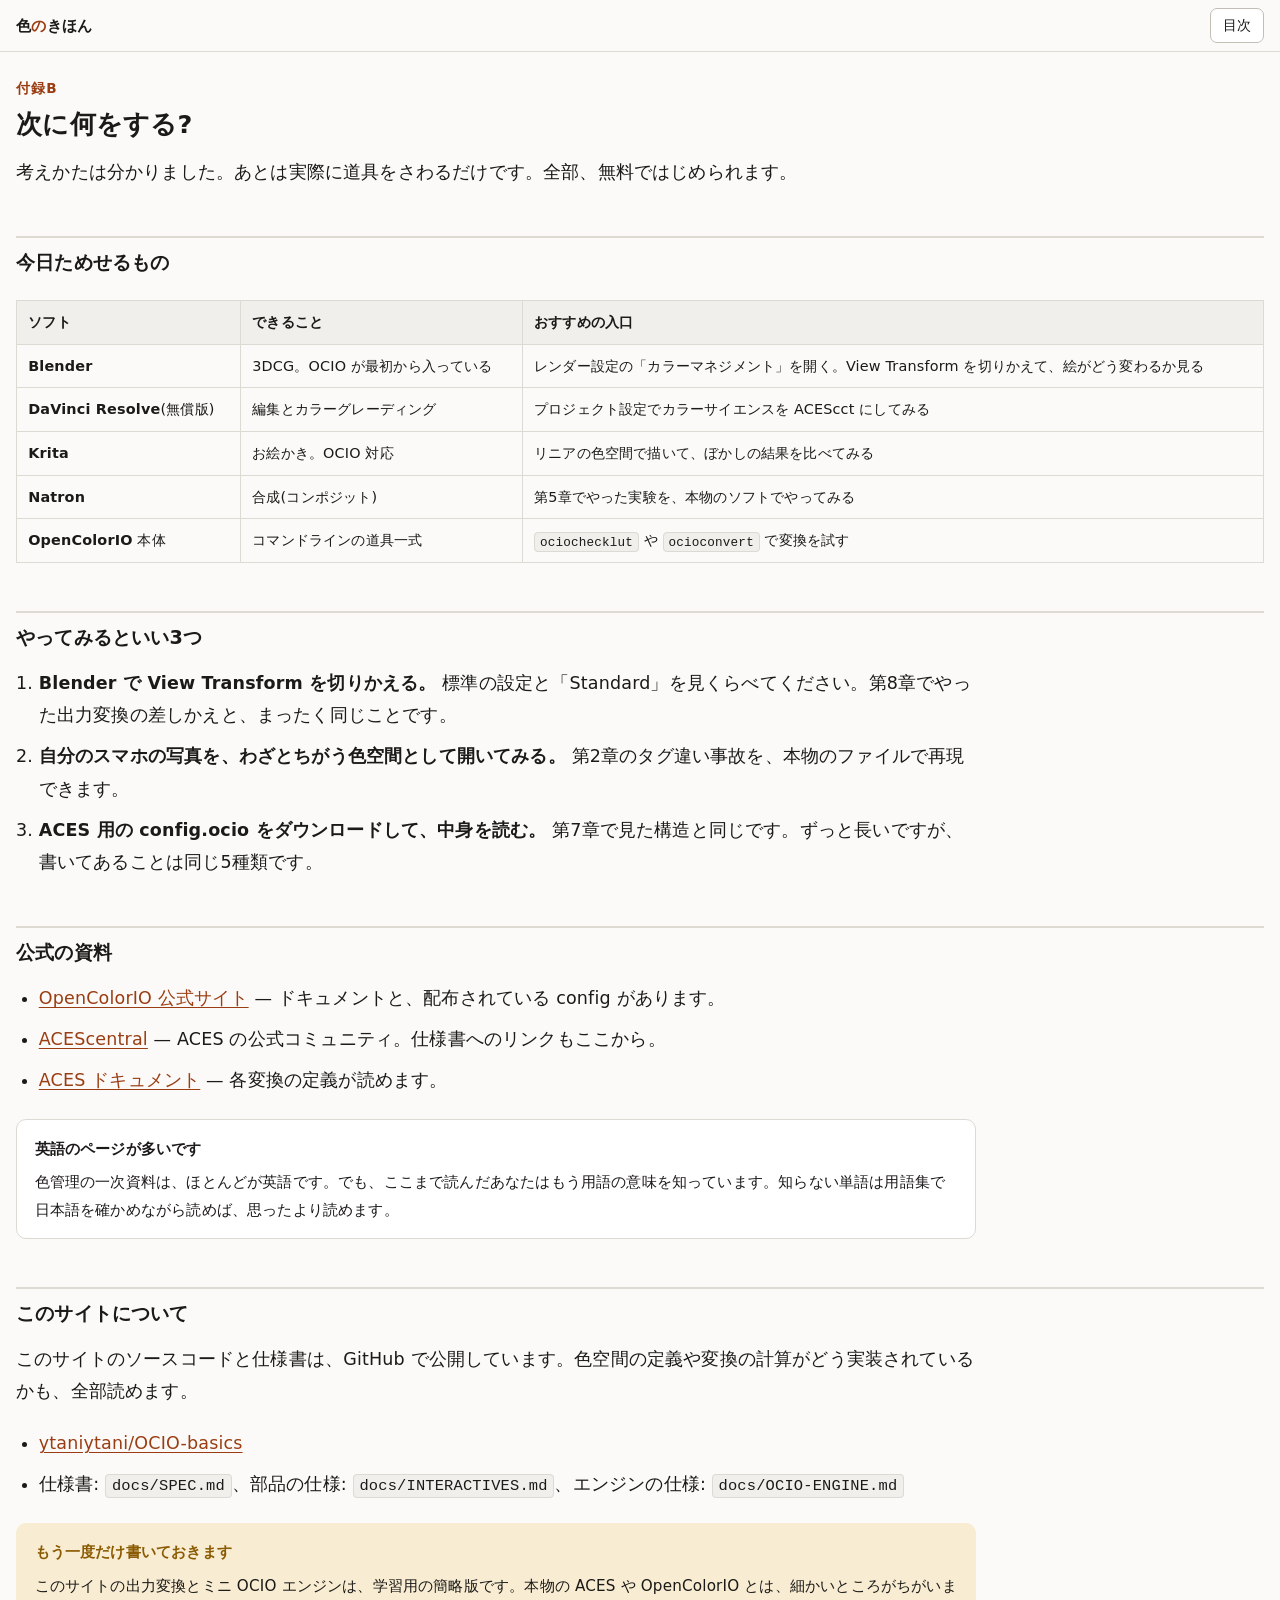
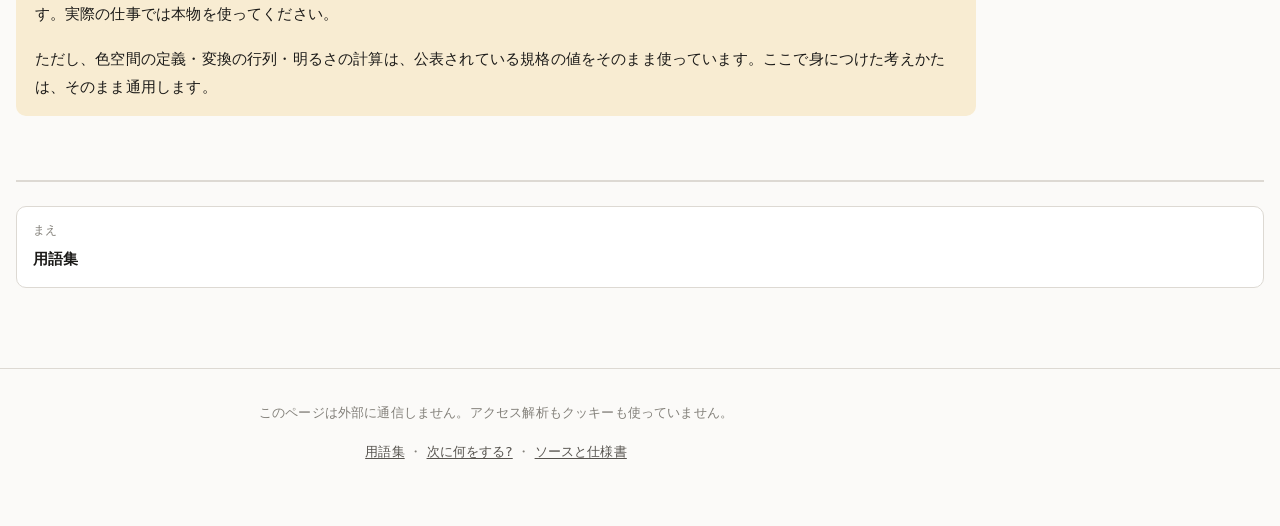
<file: next.html>
<!DOCTYPE html>
<html lang="ja">
<head>
<meta charset="utf-8">
<meta name="viewport" content="width=device-width, initial-scale=1">
<title>次に何をする? | 色のきほん — OCIO と ACES をさわって学ぶ</title>
<meta name="description" content="無料で試せる道具と、公式の資料">
<meta name="color-scheme" content="light dark">
<link rel="stylesheet" href="assets/css/site.css">
<link rel="icon" href="data:image/svg+xml,%3Csvg xmlns='http://www.w3.org/2000/svg' viewBox='0 0 32 32'%3E%3Crect width='32' height='32' rx='7' fill='%239a3d12'/%3E%3Ccircle cx='12' cy='13' r='6' fill='%23f2b134'/%3E%3Ccircle cx='20' cy='19' r='6' fill='%23e8e4dc' opacity='.85'/%3E%3C/svg%3E">
<script type="module" src="js/main.js"></script>
</head>
<body data-chapter="">
<header class="site-header">
  <div class="site-header-inner">
    <p class="site-title"><a href="index.html">色<span>の</span>きほん</a></p>
    <button class="btn nav-toggle" type="button" aria-controls="chapter-nav" aria-expanded="true" hidden>目次</button>
  </div>
  <nav class="chapter-nav" id="chapter-nav" aria-label="目次">
    <ol>
      <li><a href="index.html"><span class="num">0</span>はじめに</a></li>
      <li><a href="ch01.html"><span class="num">1</span>色ってなんだろう</a></li>
      <li><a href="ch02.html"><span class="num">2</span>数字だけでは色は決まらない</a></li>
      <li><a href="ch03.html"><span class="num">3</span>明るさの数字は正直じゃない</a></li>
      <li><a href="ch04.html"><span class="num">4</span>見える範囲がちがう</a></li>
      <li><a href="ch05.html"><span class="num">5</span>混ぜると壊れる</a></li>
      <li><a href="ch06.html"><span class="num">6</span>OCIO の登場</a></li>
      <li><a href="ch07.html"><span class="num">7</span>config.ocio をさわる</a></li>
      <li><a href="ch08.html"><span class="num">8</span>ACES というみんなのルール</a></li>
      <li><a href="ch09.html"><span class="num">9</span>グレーディングはどこに入れる</a></li>
      <li><a href="ch10.html"><span class="num">10</span>HDR — 明るいテレビにも届ける</a></li>
      <li><a href="ch11.html"><span class="num">11</span>まとめとチェックテスト</a></li>
      <li><a href="glossary.html"><span class="num">A</span>用語集</a></li>
      <li><a href="next.html" aria-current="page"><span class="num">B</span>次に何をする?</a></li>
    </ol>
  </nav>
</header>
<main>
<!-- BODY:START -->
<p class="chapter-kicker">付録B</p>
<h1>次に何をする?</h1>
<p class="lead">考えかたは分かりました。あとは実際に道具をさわるだけです。全部、無料ではじめられます。</p>

<h2>今日ためせるもの</h2>

<div class="table-wrap">
<table>
<thead><tr><th>ソフト</th><th>できること</th><th>おすすめの入口</th></tr></thead>
<tbody>
<tr><td><strong>Blender</strong></td><td>3DCG。OCIO が最初から入っている</td><td>レンダー設定の「カラーマネジメント」を開く。View Transform を切りかえて、絵がどう変わるか見る</td></tr>
<tr><td><strong>DaVinci Resolve</strong>(無償版)</td><td>編集とカラーグレーディング</td><td>プロジェクト設定でカラーサイエンスを ACEScct にしてみる</td></tr>
<tr><td><strong>Krita</strong></td><td>お絵かき。OCIO 対応</td><td>リニアの色空間で描いて、ぼかしの結果を比べてみる</td></tr>
<tr><td><strong>Natron</strong></td><td>合成(コンポジット)</td><td>第5章でやった実験を、本物のソフトでやってみる</td></tr>
<tr><td><strong>OpenColorIO</strong> 本体</td><td>コマンドラインの道具一式</td><td><code>ociochecklut</code> や <code>ocioconvert</code> で変換を試す</td></tr>
</tbody>
</table>
</div>

<h2>やってみるといい3つ</h2>

<ol>
  <li><strong>Blender で View Transform を切りかえる。</strong> 標準の設定と「Standard」を見くらべてください。第8章でやった出力変換の差しかえと、まったく同じことです。</li>
  <li><strong>自分のスマホの写真を、わざとちがう色空間として開いてみる。</strong> 第2章のタグ違い事故を、本物のファイルで再現できます。</li>
  <li><strong>ACES 用の config.ocio をダウンロードして、中身を読む。</strong> 第7章で見た構造と同じです。ずっと長いですが、書いてあることは同じ5種類です。</li>
</ol>

<h2>公式の資料</h2>

<ul>
  <li><a href="https://opencolorio.org/">OpenColorIO 公式サイト</a> — ドキュメントと、配布されている config があります。</li>
  <li><a href="https://acescentral.com/">ACEScentral</a> — ACES の公式コミュニティ。仕様書へのリンクもここから。</li>
  <li><a href="https://docs.acescentral.com/">ACES ドキュメント</a> — 各変換の定義が読めます。</li>
</ul>

<div class="note">
  <p class="note-title">英語のページが多いです</p>
  <p>色管理の一次資料は、ほとんどが英語です。でも、ここまで読んだあなたはもう用語の意味を知っています。知らない単語は用語集で日本語を確かめながら読めば、思ったより読めます。</p>
</div>

<h2>このサイトについて</h2>

<p>このサイトのソースコードと仕様書は、GitHub で公開しています。色空間の定義や変換の計算がどう実装されているかも、全部読めます。</p>

<ul>
  <li><a href="https://github.com/ytaniytani/OCIO-basics">ytaniytani/OCIO-basics</a></li>
  <li>仕様書: <code>docs/SPEC.md</code>、部品の仕様: <code>docs/INTERACTIVES.md</code>、エンジンの仕様: <code>docs/OCIO-ENGINE.md</code></li>
</ul>

<div class="callout callout-warn">
  <p class="note-title">もう一度だけ書いておきます</p>
  <p>このサイトの出力変換とミニ OCIO エンジンは、学習用の簡略版です。本物の ACES や OpenColorIO とは、細かいところがちがいます。実際の仕事では本物を使ってください。</p>
  <p>ただし、色空間の定義・変換の行列・明るさの計算は、公表されている規格の値をそのまま使っています。ここで身につけた考えかたは、そのまま通用します。</p>
</div>
<!-- BODY:END -->
<nav class="chapter-foot" aria-label="前後の章">
    <a class="prev" href="glossary.html" rel="prev"><span class="dir">まえ</span><span class="ttl">用語集</span></a>
  </nav>
</main>
<footer class="site-footer">
  <p>このページは外部に通信しません。アクセス解析もクッキーも使っていません。</p>
  <p><a href="glossary.html">用語集</a> ・ <a href="next.html">次に何をする?</a> ・
     <a href="https://github.com/ytaniytani/OCIO-basics">ソースと仕様書</a></p>
</footer>
</body>
</html>
</file>
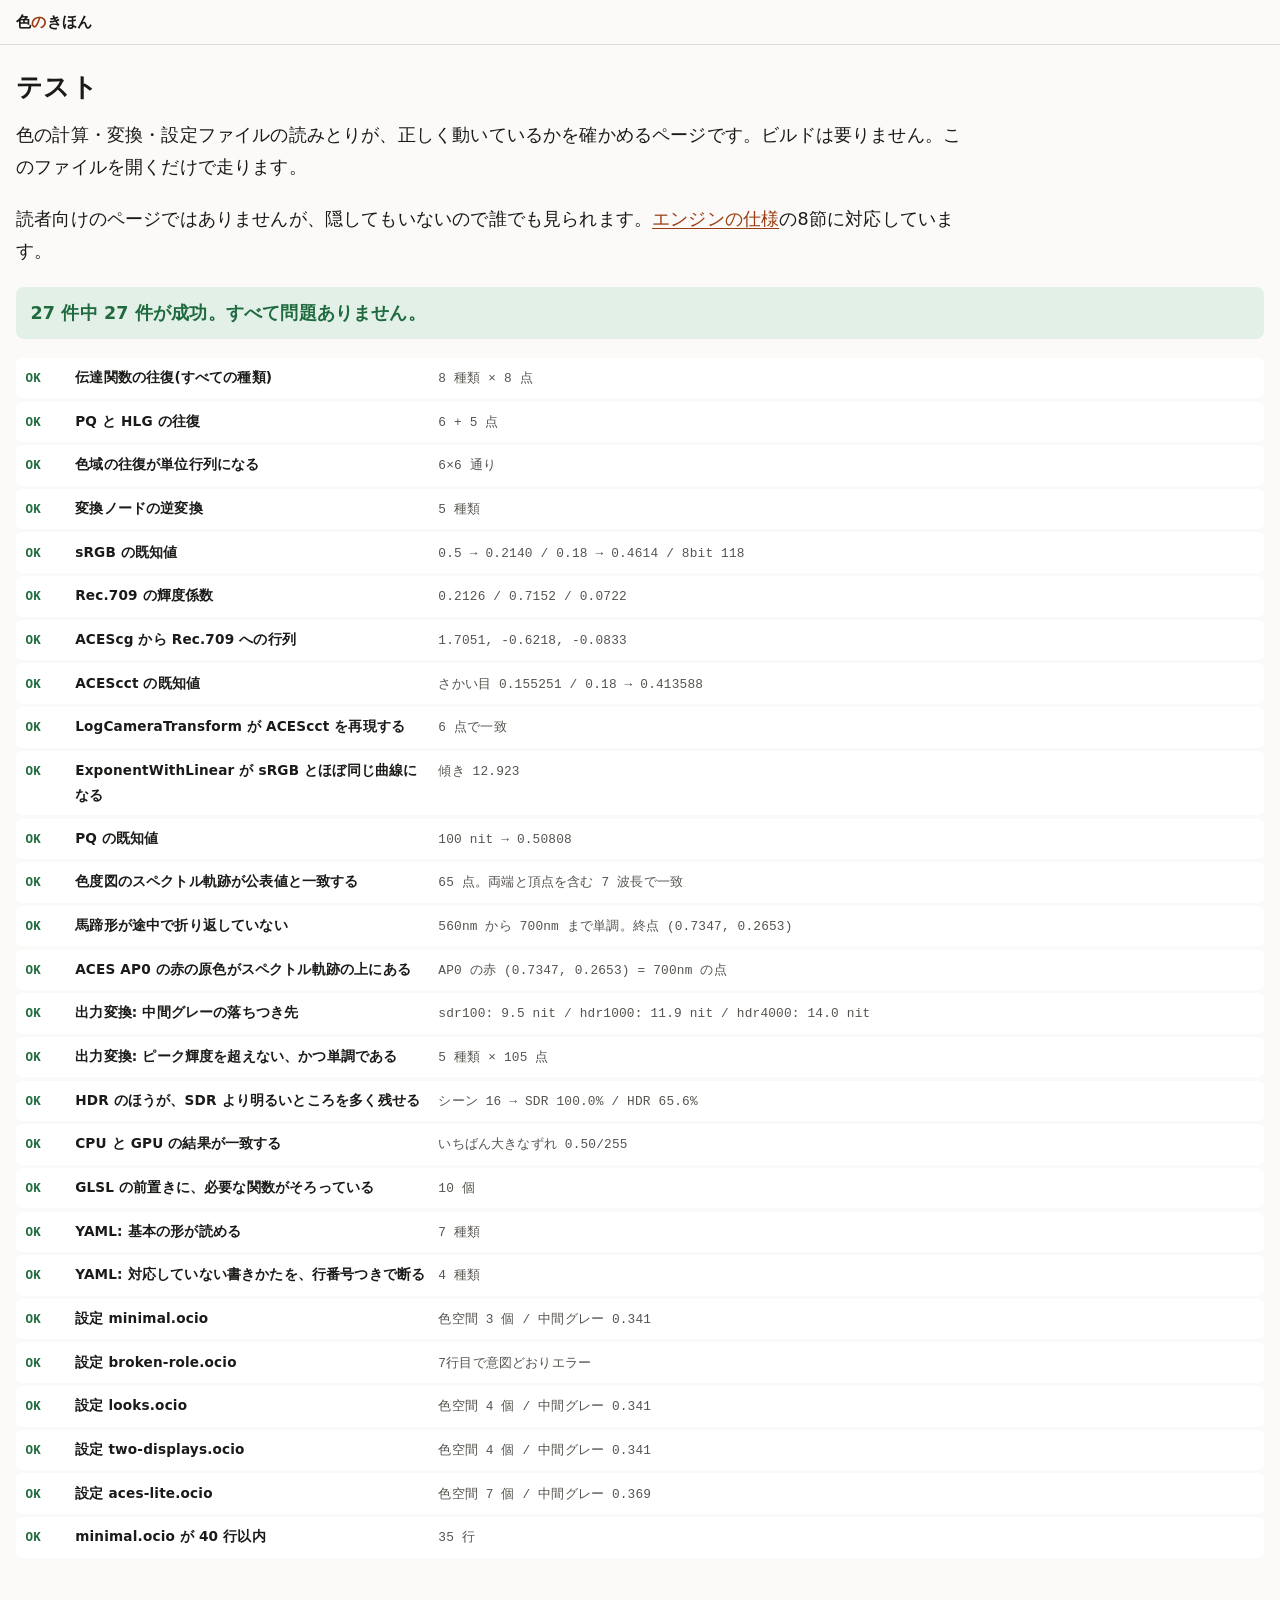
<file: tests.html>
<!DOCTYPE html>
<html lang="ja">
<head>
<meta charset="utf-8">
<meta name="viewport" content="width=device-width, initial-scale=1">
<title>テスト | 色のきほん</title>
<meta name="robots" content="noindex">
<link rel="icon" href="data:image/svg+xml,%3Csvg xmlns=%27http://www.w3.org/2000/svg%27 viewBox=%270 0 32 32%27%3E%3Crect width=%2732%27 height=%2732%27 rx=%277%27 fill=%27%239a3d12%27/%3E%3C/svg%3E">
<link rel="stylesheet" href="assets/css/site.css">
<script type="module">
  import { run } from './js/core/tests.js';
  run(document.getElementById('results'));
</script>
</head>
<body>
<header class="site-header">
  <div class="site-header-inner">
    <p class="site-title"><a href="index.html">色<span>の</span>きほん</a></p>
  </div>
</header>
<main>
<h1>テスト</h1>
<p>色の計算・変換・設定ファイルの読みとりが、正しく動いているかを確かめるページです。ビルドは要りません。このファイルを開くだけで走ります。</p>
<p>読者向けのページではありませんが、隠してもいないので誰でも見られます。<a href="docs/OCIO-ENGINE.md">エンジンの仕様</a>の8節に対応しています。</p>
<div id="results"><p>テストを走らせています…</p></div>
</main>
</body>
</html>
</file>
<file: assets/css/site.css>
/* site.css — OCIO/ACES 学習サイトの共通スタイル
   方針: スマートフォンの縦持ちを第一に。外部フォントもCDNも使いません。 */

:root {
  color-scheme: light dark;

  /* ページの本体・ヘッダー・目次がそろって使う横幅。
     このサイトはスマホでの見た目より、デスクトップで広く使うことを優先する。
     本文の段落だけは --measure で別途せまく保つので、読みやすさは崩れない。 */
  --content-max: 90rem;

  --bg: #fbfaf8;
  --bg-raised: #ffffff;
  --bg-sunken: #f1efec;
  --ink: #1b1a18;
  --ink-soft: #56534e;
  --ink-faint: #83807a;
  --line: #ddd9d3;
  --line-strong: #c3beb6;

  --accent: #9a3d12;
  --accent-soft: #f4e6dd;
  --good: #1f6b3f;
  --good-soft: #e2f0e7;
  --warn: #8a5a00;
  --warn-soft: #f8ecd2;
  --bad: #a32020;
  --bad-soft: #f8e2e0;

  --radius: 10px;
  --shadow: 0 1px 2px rgba(28, 24, 20, .06), 0 6px 18px rgba(28, 24, 20, .05);

  --measure: 60rem;
  /* 画像やキャンバスを含む通常サイズの部品は、本文より狭い幅を基準にする。
     本文と同じ幅にすると、正方形に近い画像が大きくなりすぎて縦にも伸び、
     操作パネルが画面の下のほうに追いやられてしまうため。 */
  --widget-max: 40rem;
  --sans: system-ui, -apple-system, "Hiragino Sans", "Hiragino Kaku Gothic ProN",
          "Noto Sans JP", "Yu Gothic UI", Meiryo, sans-serif;
  --mono: ui-monospace, SFMono-Regular, Menlo, Consolas, "Noto Sans Mono", monospace;
}

@media (prefers-color-scheme: dark) {
  :root {
    --bg: #16150f;
    --bg-raised: #1f1d17;
    --bg-sunken: #100f0b;
    --ink: #eae6dd;
    --ink-soft: #b3ada1;
    --ink-faint: #8a857a;
    --line: #34312a;
    --line-strong: #4b473e;
    --accent: #f0a06a;
    --accent-soft: #37271d;
    --good: #7fd0a0;
    --good-soft: #1c2c22;
    --warn: #e2b45c;
    --warn-soft: #2e2617;
    --bad: #f0908a;
    --bad-soft: #331d1c;
    --shadow: 0 1px 2px rgba(0, 0, 0, .4), 0 6px 18px rgba(0, 0, 0, .3);
  }
}

* { box-sizing: border-box; }

[hidden] { display: none !important; }

html { -webkit-text-size-adjust: 100%; }

body {
  margin: 0;
  background: var(--bg);
  color: var(--ink);
  font-family: var(--sans);
  font-size: 17px;
  line-height: 1.85;
  letter-spacing: .01em;
  overflow-wrap: anywhere;
  word-break: normal;
  line-break: strict;
}

/* ---------- ヘッダとナビ ---------- */

.site-header {
  position: sticky;
  top: 0;
  z-index: 20;
  background: color-mix(in srgb, var(--bg) 88%, transparent);
  backdrop-filter: blur(8px);
  border-bottom: 1px solid var(--line);
}

.site-header-inner {
  max-width: var(--content-max);
  margin: 0 auto;
  padding: .5rem 1rem;
  display: flex;
  align-items: center;
  gap: .75rem;
}

.site-title {
  font-size: .95rem;
  font-weight: 700;
  margin: 0;
  letter-spacing: .02em;
}
.site-title a { color: inherit; text-decoration: none; }
.site-title span { color: var(--accent); }

.nav-toggle {
  margin-left: auto;
  font-size: .85rem;
  padding: .35rem .7rem;
}

.chapter-nav {
  border-bottom: 1px solid var(--line);
  background: var(--bg-raised);
}
.chapter-nav ol {
  max-width: var(--content-max);
  margin: 0 auto;
  padding: .5rem 1rem 1rem;
  list-style: none;
  display: grid;
  gap: .15rem;
}
.chapter-nav a {
  display: block;
  padding: .4rem .55rem;
  border-radius: 6px;
  color: var(--ink-soft);
  text-decoration: none;
  font-size: .9rem;
  line-height: 1.5;
}
.chapter-nav a:hover { background: var(--bg-sunken); color: var(--ink); }
.chapter-nav a[aria-current="page"] {
  background: var(--accent-soft);
  color: var(--accent);
  font-weight: 700;
}
.chapter-nav .num {
  display: inline-block;
  min-width: 1.9em;
  color: var(--ink-faint);
  font-variant-numeric: tabular-nums;
}
.chapter-nav a[aria-current="page"] .num { color: inherit; }
.chapter-nav[hidden] { display: none; }

/* ---------- 本文 ---------- */

main {
  max-width: var(--content-max);
  margin: 0 auto;
  padding: 1.5rem 1rem 5rem;
}

.chapter-kicker {
  color: var(--accent);
  font-weight: 700;
  font-size: .85rem;
  letter-spacing: .08em;
  margin: 0 0 .3rem;
}

h1 {
  font-size: 1.6rem;
  line-height: 1.45;
  margin: 0 0 .8rem;
  letter-spacing: .01em;
}

h2 {
  font-size: 1.2rem;
  line-height: 1.55;
  margin: 3rem 0 .9rem;
  padding-top: .6rem;
  border-top: 2px solid var(--line);
}

h3 { font-size: 1.02rem; margin: 2rem 0 .6rem; }

p, ul, ol, dl { max-width: var(--measure); }
p { margin: 0 0 1.1em; }

main > ul, main > ol { padding-left: 1.3em; margin: 0 0 1.2em; }
li { margin-bottom: .5em; }

a { color: var(--accent); text-underline-offset: .18em; }

code {
  font-family: var(--mono);
  font-size: .88em;
  background: var(--bg-sunken);
  padding: .12em .38em;
  border-radius: 4px;
  border: 1px solid var(--line);
}

pre {
  background: var(--bg-sunken);
  border: 1px solid var(--line);
  border-radius: var(--radius);
  padding: .9rem 1rem;
  overflow-x: auto;
  font-size: .84rem;
  line-height: 1.7;
}
pre code { background: none; border: 0; padding: 0; font-size: inherit; }

ruby rt { font-size: .5em; color: var(--ink-faint); }

/* ---------- 5ステップの見出し ---------- */

.step {
  margin: 2.5rem 0 1rem;
  display: flex;
  align-items: center;
  gap: .55rem;
  font-weight: 700;
  font-size: 1.08rem;
}
.step::before {
  content: attr(data-step);
  flex: none;
  font-size: .7rem;
  letter-spacing: .1em;
  padding: .2em .6em;
  border-radius: 99px;
  background: var(--accent-soft);
  color: var(--accent);
}
.step.step-trouble::before { background: var(--bad-soft); color: var(--bad); }
.step.step-fix::before { background: var(--good-soft); color: var(--good); }

/* ---------- 用語と注意 ---------- */

.term {
  font-weight: 700;
  border-bottom: 2px dotted var(--line-strong);
  text-decoration: none;
  color: inherit;
}
.term:hover { border-bottom-color: var(--accent); }

.note, .callout {
  max-width: var(--measure);
  margin: 1.4rem 0;
  padding: .9rem 1.1rem;
  border-radius: var(--radius);
  border: 1px solid var(--line);
  background: var(--bg-raised);
  font-size: .95rem;
}
.note > :last-child, .callout > :last-child { margin-bottom: 0; }
.note-title { font-weight: 700; margin: 0 0 .4em; font-size: .92rem; }

.callout-warn { background: var(--warn-soft); border-color: transparent; }
.callout-warn .note-title { color: var(--warn); }
.callout-good { background: var(--good-soft); border-color: transparent; }
.callout-good .note-title { color: var(--good); }
.callout-bad { background: var(--bad-soft); border-color: transparent; }
.callout-bad .note-title { color: var(--bad); }

/* 用語の言い換え。本文の流れを止めずに、初めて出た言葉をその場で補います。
   note より軽く見せたいので、左の線だけで区別します。 */
.aside {
  max-width: var(--measure);
  margin: 1rem 0 1.4rem;
  padding: .1rem 0 .1rem .9rem;
  border-left: 3px solid var(--line-strong);
  color: var(--ink-soft);
  font-size: .95rem;
}

/* 本文中の「もっとくわしく」。深入りしたい読者だけが開く。
   既定では閉じているので、本流の読みやすさを損なわない。 */
details.more {
  max-width: var(--measure);
  margin: 1.4rem 0;
  padding: .7rem 1.1rem;
  border-radius: var(--radius);
  border: 1px solid var(--line);
  background: var(--bg-sunken);
  font-size: .95rem;
}
details.more > summary {
  cursor: pointer;
  font-weight: 700;
  color: var(--accent);
}
details.more[open] > summary { margin-bottom: .7rem; }
details.more > :last-child { margin-bottom: 0; }

.recap {
  max-width: var(--measure);
  margin: 2.5rem 0;
  padding: 1rem 1.2rem;
  background: var(--accent-soft);
  border-radius: var(--radius);
}
.recap h2, .recap h3 { margin: 0 0 .5rem; border: 0; padding: 0; font-size: 1rem; color: var(--accent); }
.recap ul { margin: 0; padding-left: 1.2em; }
.recap li { margin-bottom: .35em; }

/* ---------- 表 ---------- */

.table-wrap { overflow-x: auto; margin: 1.4rem 0; }
table {
  border-collapse: collapse;
  font-size: .9rem;
  min-width: 100%;
}
th, td {
  border: 1px solid var(--line);
  padding: .5rem .7rem;
  text-align: left;
  vertical-align: top;
}
th { background: var(--bg-sunken); font-weight: 700; }
td.num, th.num { text-align: right; font-variant-numeric: tabular-nums; font-family: var(--mono); }

/* ---------- インタラクティブ部品 ---------- */

.widget {
  margin: 1.8rem 0 2.4rem;
  max-width: var(--widget-max);
  border: 1px solid var(--line);
  border-radius: var(--radius);
  background: var(--bg-raised);
  box-shadow: var(--shadow);
  overflow: hidden;
}
/* 横ならびの比較・グラフ・エディタなど、広さが要る部品だけこれを付ける。
   図と表を横にならべる I-04、左右比較の I-05〜I-07、
   設定エディタの I-10、タイムラインの I-08、ACESマップの I-11 など。 */
.widget-wide { max-width: none; }

.w-head {
  display: flex;
  align-items: flex-start;
  gap: .6rem;
  padding: .85rem 1rem .1rem;
}
.w-title { margin: 0; font-size: 1rem; line-height: 1.5; }
.w-badges { margin-left: auto; display: flex; gap: .3rem; flex-wrap: wrap; }

.badge {
  font-size: .68rem;
  font-weight: 700;
  letter-spacing: .04em;
  padding: .2em .55em;
  border-radius: 99px;
  white-space: nowrap;
  line-height: 1.7;
}
.badge-simplified { background: var(--warn-soft); color: var(--warn); }
.badge-gpu { background: var(--bg-sunken); color: var(--ink-faint); }

.w-aim {
  margin: 0;
  padding: 0 1rem .8rem;
  font-size: .88rem;
  color: var(--ink-soft);
  max-width: none;
}

.w-view {
  background: var(--bg-sunken);
  border-top: 1px solid var(--line);
  border-bottom: 1px solid var(--line);
  padding: .8rem;
  display: grid;
  gap: .8rem;
}
.w-view canvas, .w-view svg, .w-view img {
  display: block;
  width: 100%;
  height: auto;
  border-radius: 6px;
  background: #000;
}
.w-view svg { background: transparent; }

.pane { display: grid; gap: .35rem; }
.pane-label {
  font-size: .78rem;
  font-weight: 700;
  color: var(--ink-soft);
  display: flex;
  gap: .4rem;
  align-items: baseline;
}
.pane-label .tag {
  font-weight: 400;
  color: var(--ink-faint);
  font-size: .72rem;
}
.pane-grid { display: grid; gap: .8rem; }
@media (min-width: 40rem) {
  .pane-grid.cols-2 { grid-template-columns: 1fr 1fr; }
  .pane-grid.cols-3 { grid-template-columns: repeat(3, 1fr); }
}

.w-controls {
  padding: .85rem 1rem;
  display: grid;
  gap: .75rem;
}

.w-readout {
  padding: .7rem 1rem;
  background: var(--bg-sunken);
  border-top: 1px solid var(--line);
  font-size: .88rem;
  line-height: 1.7;
  min-height: 2.5rem;
}
.w-readout b { color: var(--accent); font-variant-numeric: tabular-nums; }
.w-readout .kv { font-family: var(--mono); font-size: .85em; }

.w-foot {
  display: flex;
  align-items: center;
  gap: .8rem;
  padding: .6rem 1rem .8rem;
  flex-wrap: wrap;
}

.w-details { font-size: .88rem; flex: 1 1 12rem; }
.w-details summary { cursor: pointer; color: var(--ink-soft); }
.w-details-body { padding-top: .6rem; }
.w-details-body p, .w-details-body ul, .w-details-body table { max-width: none; }

.widget-error { padding: 1rem; }
.widget-error .err { font-size: .75rem; color: var(--ink-faint); }

/* ---------- 操作部品 ---------- */

.btn {
  font: inherit;
  font-size: .85rem;
  padding: .42em .9em;
  border-radius: 7px;
  border: 1px solid var(--line-strong);
  background: var(--bg-raised);
  color: var(--ink);
  cursor: pointer;
  line-height: 1.6;
}
.btn:hover { background: var(--bg-sunken); }
.btn:active { transform: translateY(1px); }

.btn-choice[aria-checked="true"] {
  background: var(--accent);
  border-color: var(--accent);
  color: #fff;
  font-weight: 700;
}
@media (prefers-color-scheme: dark) {
  .btn-choice[aria-checked="true"] { color: #1a1206; }
}

.btn-primary { background: var(--accent); border-color: var(--accent); color: #fff; font-weight: 700; }
@media (prefers-color-scheme: dark) { .btn-primary { color: #1a1206; } }

.ctl { display: grid; gap: .3rem; }
.ctl-label { font-size: .82rem; font-weight: 700; color: var(--ink-soft); }
.ctl-note { font-size: .78rem; color: var(--ink-faint); font-weight: 400; }

.ctl-row { display: flex; align-items: center; gap: .55rem; }
.ctl-range { flex: 1 1 auto; min-width: 6rem; accent-color: var(--accent); height: 1.6rem; }
.ctl-num {
  width: 5.2rem;
  font: inherit;
  font-family: var(--mono);
  font-size: .82rem;
  padding: .25em .4em;
  text-align: right;
  border: 1px solid var(--line-strong);
  border-radius: 6px;
  background: var(--bg);
  color: var(--ink);
}
.ctl-unit { font-size: .8rem; color: var(--ink-faint); min-width: 2rem; }

.ctl-btns { display: flex; flex-wrap: wrap; gap: .35rem; }
.ctl-btns.compact .btn { font-size: .78rem; padding: .3em .65em; }

.ctl-toggle {
  display: flex;
  align-items: center;
  gap: .5rem;
  cursor: pointer;
  font-size: .85rem;
}
.ctl-check { width: 1.05rem; height: 1.05rem; accent-color: var(--accent); }
.ctl-toggle .ctl-label { font-weight: 400; color: var(--ink); }

.ctl-select {
  font: inherit;
  font-size: .85rem;
  padding: .35em .5em;
  border-radius: 6px;
  border: 1px solid var(--line-strong);
  background: var(--bg);
  color: var(--ink);
}

.ctl-group { display: flex; flex-wrap: wrap; gap: .9rem 1.2rem; align-items: flex-end; }
.ctl-group > .ctl { flex: 1 1 12rem; }

.swatch { display: inline-flex; align-items: center; gap: .35rem; }
.swatch-box {
  width: 1.1em; height: 1.1em;
  border-radius: 3px;
  border: 1px solid var(--line-strong);
  display: inline-block;
}

:focus-visible {
  outline: 2px solid var(--accent);
  outline-offset: 2px;
  border-radius: 4px;
}

/* ---------- JavaScript が動かないとき ---------- */

.js-required {
  border: 1px dashed var(--line-strong);
  border-radius: var(--radius);
  padding: 1rem;
  margin: 1.6rem 0;
  color: var(--ink-soft);
  font-size: .9rem;
  background: var(--bg-sunken);
}
.js-required .fallback-title { font-weight: 700; margin-bottom: .3em; }

/* ---------- 章の前後リンク ---------- */

.chapter-foot {
  margin-top: 4rem;
  padding-top: 1.5rem;
  border-top: 2px solid var(--line);
  display: flex;
  gap: 1rem;
  flex-wrap: wrap;
  justify-content: space-between;
}
.chapter-foot a {
  flex: 1 1 12rem;
  padding: .8rem 1rem;
  border: 1px solid var(--line);
  border-radius: var(--radius);
  background: var(--bg-raised);
  text-decoration: none;
  color: var(--ink);
}
.chapter-foot a:hover { border-color: var(--accent); }
.chapter-foot .dir { display: block; font-size: .74rem; color: var(--ink-faint); }
.chapter-foot .ttl { font-weight: 700; font-size: .92rem; }
.chapter-foot .next { text-align: right; }

.site-footer {
  border-top: 1px solid var(--line);
  padding: 2rem 1rem 3rem;
  color: var(--ink-faint);
  font-size: .82rem;
  text-align: center;
}
.site-footer a { color: var(--ink-soft); }

/* ---------- トップページ ---------- */

.hero { padding: 1rem 0 .5rem; }
.hero h1 { font-size: 1.9rem; }
.hero .lead { font-size: 1.05rem; color: var(--ink-soft); max-width: var(--measure); }

.toc-grid {
  display: grid;
  gap: .7rem;
  margin: 1.5rem 0;
  max-width: none;
  padding: 0;
  list-style: none;
}
@media (min-width: 46rem) { .toc-grid { grid-template-columns: 1fr 1fr; } }
.toc-grid li { margin: 0; }
.toc-card {
  display: block;
  padding: .9rem 1rem;
  border: 1px solid var(--line);
  border-radius: var(--radius);
  background: var(--bg-raised);
  text-decoration: none;
  color: var(--ink);
  height: 100%;
}
.toc-card:hover { border-color: var(--accent); }
.toc-card .n { font-size: .74rem; color: var(--accent); font-weight: 700; letter-spacing: .06em; }
.toc-card .t { display: block; font-weight: 700; margin: .1rem 0 .25rem; }
.toc-card .d { display: block; font-size: .84rem; color: var(--ink-soft); line-height: 1.65; }
.toc-card .done { color: var(--good); font-size: .78rem; font-weight: 700; }

@media (prefers-reduced-motion: reduce) {
  *, *::before, *::after {
    animation-duration: .001ms !important;
    transition-duration: .001ms !important;
    scroll-behavior: auto !important;
  }
}

@media (min-width: 52rem) {
  body { font-size: 17.5px; }
  .chapter-nav ol { grid-template-columns: repeat(2, 1fr); }
}

/* ---------- メーター(I-01 など) ---------- */

.meters { display: grid; gap: .4rem; }
.meter {
  display: grid;
  grid-template-columns: 6.5rem 1fr 4rem;
  align-items: center;
  gap: .6rem;
  font-size: .82rem;
}
.meter .mk { color: var(--ink-soft); font-weight: 700; }
.meter .mb {
  height: .62rem;
  background: var(--bg);
  border: 1px solid var(--line-strong);
  border-radius: 99px;
  overflow: hidden;
}
.meter .mb i { display: block; height: 100%; background: var(--accent); }
.meter .mv {
  font-family: var(--mono);
  font-variant-numeric: tabular-nums;
  text-align: right;
  font-size: .8rem;
}

/* ---------- クイズ(I-02) ---------- */

.quiz { display: grid; gap: .7rem; }
.quiz-q { margin: 0; font-weight: 700; max-width: none; }
.quiz-hint { margin: 0; font-size: .85rem; color: var(--ink-soft); max-width: none; }
.quiz-choices { display: flex; flex-wrap: wrap; gap: .45rem; }
.btn-choice-q { min-width: 4.5rem; font-variant-numeric: tabular-nums; }
.btn-choice-q.is-right { background: var(--good-soft); border-color: var(--good); color: var(--good); font-weight: 700; }
.btn-choice-q.is-wrong { background: var(--bad-soft); border-color: var(--bad); color: var(--bad); }
.btn-choice-q:disabled { cursor: default; opacity: 1; }
.quiz-why { margin: 0; font-size: .88rem; max-width: none; }
.proof-chip {
  display: inline-block;
  width: 2.4rem; height: 1rem;
  border-radius: 3px;
  border: 1px solid var(--line-strong);
  vertical-align: middle;
}

/* ---------- グラフ(I-03) ---------- */

.curve-svg { touch-action: none; cursor: crosshair; background: var(--bg-raised); }
.curve-svg .grid { stroke: var(--line); stroke-width: 1; }
.curve-svg .ax { fill: var(--ink-faint); font-size: 11px; font-family: var(--mono); }
.curve-svg .axname { fill: var(--ink-soft); font-size: 12px; font-weight: 700; }
.curve-svg .curve-ref { fill: none; stroke: var(--ink-faint); stroke-width: 1.5; stroke-dasharray: 4 4; }
.curve-svg .curve-main { fill: none; stroke: var(--accent); stroke-width: 2.6; stroke-linejoin: round; }
.curve-svg .grey-line { stroke: var(--ink-faint); stroke-width: 1; stroke-dasharray: 2 3; }
.curve-svg .grey-dot { fill: var(--ink-soft); }
.curve-svg .grey-label { fill: var(--ink-soft); font-size: 11px; }
.curve-svg .grey-label-strong { fill: var(--ink); font-weight: 700; }
.curve-svg .grey-label-bg { fill: var(--bg-raised); opacity: .92; }
.curve-svg .probe-dot { fill: none; stroke: var(--ink); stroke-width: 2.2; }

.ramp-canvas { image-rendering: auto; height: 44px; }

/* ---------- 色度図(I-04) ---------- */

.w-view canvas.cie-canvas { background: #0e0e10; }
.cie-canvas { cursor: crosshair; touch-action: manipulation; max-width: 460px; margin: 0 auto; }
.legend-chip {
  display: inline-block;
  width: .9rem; height: .55rem;
  border-radius: 2px;
  border: 1px solid var(--line-strong);
  vertical-align: middle;
}
.btn-choice-on { background: var(--bg-sunken); font-weight: 700; }
tr.row-off { opacity: .45; }

/* ---------- ヒストグラム(I-06) ---------- */

.hist-canvas { height: 90px; background: var(--bg-raised); }

.diff-wrap { display: grid; }
@media (min-width: 40rem) { .diff-wrap { max-width: 50%; } }
td.num, th.num { white-space: nowrap; }

/* ---------- config.ocio エディタ(I-10) ---------- */

.editor-layout { display: grid; gap: 1rem; }
@media (min-width: 56rem) { .editor-layout { grid-template-columns: 1.15fr 1fr; } }
.ed-col { display: grid; gap: .4rem; align-content: start; }

.editor {
  display: flex;
  background: var(--bg);
  border: 1px solid var(--line-strong);
  border-radius: 8px;
  overflow: hidden;
  font-family: var(--mono);
  font-size: 12.5px;
  line-height: 1.55;
  height: 22rem;
}
.ed-gutter {
  flex: none;
  padding: .6rem .5rem .6rem .7rem;
  text-align: right;
  color: var(--ink-faint);
  background: var(--bg-sunken);
  border-right: 1px solid var(--line);
  white-space: pre;
  overflow: hidden;
  user-select: none;
  font-variant-numeric: tabular-nums;
}
.ed-wrap { position: relative; flex: 1 1 auto; overflow: hidden; }
.ed-hl, .ed-input {
  margin: 0;
  padding: .6rem .7rem;
  font: inherit;
  white-space: pre;
  overflow: auto;
  border: 0;
  position: absolute;
  inset: 0;
  tab-size: 2;
}
.ed-hl { background: none; color: var(--ink); pointer-events: none; border-radius: 0; }
.ed-input {
  background: transparent;
  color: transparent;
  caret-color: var(--accent);
  resize: none;
  outline: none;
}
.ed-input::selection { background: color-mix(in srgb, var(--accent) 35%, transparent); }

.y-line { display: block; }
.y-line.y-bad { background: color-mix(in srgb, var(--bad) 16%, transparent); }
.y-key { color: var(--accent); font-weight: 700; }
.y-tag { color: var(--good); }
.y-str { color: var(--warn); }
.y-num { color: var(--ink-soft); }
.y-cm { color: var(--ink-faint); font-style: italic; }

.ed-problems { display: grid; gap: .3rem; font-size: .8rem; font-family: var(--sans); }
.prob {
  display: flex;
  gap: .55rem;
  padding: .45rem .6rem;
  border-radius: 6px;
  line-height: 1.6;
}
.prob-line { flex: none; font-family: var(--mono); font-size: .74rem; opacity: .8; padding-top: .1em; }
.prob-body { display: grid; gap: .1rem; }
.prob-fix { font-size: .78rem; opacity: .85; }
.prob-err { background: var(--bad-soft); color: var(--bad); }
.prob-warn { background: var(--warn-soft); color: var(--warn); }
.prob-ok { background: var(--good-soft); color: var(--good); }

.preview-canvas { background: #000; border-radius: 6px; width: 100%; height: auto; }
.preview-controls { display: flex; flex-wrap: wrap; gap: .6rem; }
.preview-controls .ctl { flex: 1 1 8rem; }

.task-goal { margin: 0; font-size: .92rem; max-width: none; }
.task-hints { display: grid; gap: .25rem; }
.task-hints .hint {
  margin: 0; font-size: .85rem; max-width: none;
  padding: .4rem .6rem; background: var(--bg-sunken); border-radius: 6px;
}
.task-result { margin: 0; font-size: .9rem; font-weight: 700; max-width: none; }
.task-result.is-ok { color: var(--good); }
.task-result.is-pending { color: var(--ink-soft); font-weight: 400; }
.btn-snippet { font-size: .76rem; }

/* ---------- パイプライン(I-09 など) ---------- */

.pipeline { display: grid; gap: .6rem; }
.slot-row { display: flex; flex-wrap: wrap; gap: .5rem; align-items: stretch; }
.slot {
  flex: 1 1 8rem;
  min-height: 4.2rem;
  border: 2px dashed var(--line-strong);
  border-radius: 8px;
  display: grid;
  place-items: center;
  padding: .4rem;
  text-align: center;
  font-size: .82rem;
  background: var(--bg);
}
.slot.filled { border-style: solid; background: var(--bg-raised); }
.slot.is-target { border-color: var(--accent); background: var(--accent-soft); }
.slot .slot-num { font-size: .68rem; color: var(--ink-faint); display: block; }
.block {
  border: 1px solid var(--line-strong);
  border-radius: 8px;
  background: var(--bg-raised);
  padding: .5rem .7rem;
  font-size: .82rem;
  cursor: grab;
  text-align: center;
  line-height: 1.5;
}
.block.selected { border-color: var(--accent); background: var(--accent-soft); font-weight: 700; }
.block.is-dummy { opacity: .85; }
.block-tray { display: flex; flex-wrap: wrap; gap: .5rem; }
.pipeline-arrow { align-self: center; color: var(--ink-faint); font-size: 1.1rem; }

/* ---------- ACES 全景マップ(I-11) ---------- */

.aces-strip {
  display: flex;
  gap: .3rem;
  align-items: stretch;
  overflow-x: auto;
  padding-bottom: .4rem;
  scrollbar-width: thin;
}
.stage-card {
  flex: 0 0 8.2rem;
  display: grid;
  gap: .3rem;
  padding: .35rem;
  border: 2px solid var(--line);
  border-radius: 8px;
  background: var(--bg-raised);
  cursor: pointer;
  font: inherit;
  color: inherit;
  text-align: center;
}
.stage-card.is-selected { border-color: var(--accent); background: var(--accent-soft); }
.stage-thumb-canvas { width: 100%; height: auto; border-radius: 4px; background: #000; display: block; }
.stage-name { font-size: .76rem; font-weight: 700; line-height: 1.4; }
.stage-arrow { align-self: center; color: var(--ink-faint); flex: none; }

.stage-explain { font-size: .88rem; }
.stage-why, .stage-extra { margin: 0 0 .3em; max-width: none; }
.stage-extra { color: var(--ink-soft); font-size: .85rem; }

.hdr-notice {
  margin: 0;
  font-size: .78rem;
  color: var(--warn);
  background: var(--warn-soft);
  padding: .4rem .6rem;
  border-radius: 6px;
  max-width: none;
}

/* ---------- 素材タイムライン(I-08) ---------- */

.timeline { display: flex; gap: .25rem; }
.strip-canvas { flex: 1 1 0; min-width: 0; height: auto; border-radius: 4px; background: #000; }
.adv-box { display: grid; gap: .6rem; padding: .6rem; background: var(--bg-sunken); border-radius: 8px; }
@media (min-width: 40rem) { .adv-box { grid-template-columns: 1fr 1fr; } }

/* ---------- 明るさのヒートマップ(I-13) ---------- */

.nit-legend { display: flex; flex-wrap: wrap; gap: .5rem; font-size: .76rem; align-items: center; }
.nit-legend .item { display: inline-flex; align-items: center; gap: .25rem; }
.nit-legend .box { width: 1.1rem; height: .6rem; border-radius: 2px; border: 1px solid var(--line-strong); }
.nit-meter {
  font-family: var(--mono);
  font-size: .82rem;
  padding: .35rem .6rem;
  background: var(--bg);
  border: 1px solid var(--line);
  border-radius: 6px;
  display: inline-block;
}

.hdr-notice.is-ok { color: var(--good); background: var(--good-soft); }

/* ---------- チェックテスト(I-14) ---------- */

.quiz-list { gap: 1.4rem; }
.quiz-card {
  display: grid;
  gap: .6rem;
  padding-bottom: 1.2rem;
  border-bottom: 1px solid var(--line);
}
.quiz-card:last-child { border-bottom: 0; padding-bottom: 0; }
.quiz-choices.vertical { flex-direction: column; align-items: stretch; }
.quiz-choices.vertical .btn { text-align: left; }
.quiz-canvas { width: 100%; max-width: 24rem; height: auto; border-radius: 6px; background: #000; }
.quiz-score { font-weight: 700; font-size: .95rem; }
.quiz-prev { margin: 0; font-size: .82rem; color: var(--ink-faint); max-width: none; }

/* ---------- 用語集ページ ---------- */

.gl-controls { display: grid; gap: .7rem; margin: 1.2rem 0; }
.gl-search {
  font: inherit;
  font-size: 1rem;
  padding: .55em .8em;
  border: 1px solid var(--line-strong);
  border-radius: 8px;
  background: var(--bg-raised);
  color: var(--ink);
  width: 100%;
  max-width: 26rem;
}
.gl-count { margin: 0 0 .6rem; font-size: .82rem; color: var(--ink-faint); }
.gl-list { display: grid; gap: .5rem; }
.gl-item {
  padding: .8rem 1rem;
  border: 1px solid var(--line);
  border-radius: var(--radius);
  background: var(--bg-raised);
}
.gl-head { display: flex; flex-wrap: wrap; gap: .5rem; align-items: baseline; margin-bottom: .3rem; }
.gl-term { font-weight: 700; font-size: 1rem; }
.gl-en { font-size: .8rem; color: var(--ink-faint); font-family: var(--mono); }
.gl-ch { margin-left: auto; font-size: .76rem; }
.gl-simple { margin: 0; font-size: .92rem; max-width: none; }
.gl-simple::before { content: "= "; color: var(--accent); font-weight: 700; }
.gl-detail { margin: .3rem 0 0; font-size: .85rem; color: var(--ink-soft); max-width: none; }
.gl-empty, .loading { color: var(--ink-soft); font-size: .9rem; }

/* ---------- テストページ ---------- */

.test-summary { font-weight: 700; padding: .6rem .9rem; border-radius: 8px; max-width: none; }
.test-summary.t-pass { background: var(--good-soft); color: var(--good); }
.test-summary.t-fail { background: var(--bad-soft); color: var(--bad); }
.test-list { display: grid; gap: .2rem; margin-top: 1rem; }
.test-row {
  display: grid;
  grid-template-columns: 2.4rem minmax(0, 1fr);
  gap: .2rem .7rem;
  padding: .45rem .6rem;
  border-radius: 6px;
  font-size: .85rem;
  align-items: baseline;
}
@media (min-width: 46rem) {
  .test-row { grid-template-columns: 2.4rem 22rem minmax(0, 1fr); }
}
.test-row.t-ok { background: var(--bg-raised); }
.test-row.t-fail { background: var(--bad-soft); }
.test-mark { font-family: var(--mono); font-weight: 700; font-size: .78rem; }
.test-row.t-ok .test-mark { color: var(--good); }
.test-row.t-fail .test-mark { color: var(--bad); }
.test-name { font-weight: 700; }
.test-detail { color: var(--ink-soft); font-size: .8rem; font-family: var(--mono); grid-column: 2 / -1; }
@media (min-width: 46rem) { .test-detail { grid-column: 3; } }

/* ---------- 色度図と表を横にならべる(I-04) ---------- */
/* デスクトップで見る前提で、図と表が同じ画面に入るようにする。
   せまい画面(スマホ)では、いままでどおり縦にならぶ。 */

.cie-layout { display: block; }
.cie-layout .cie-canvas { max-width: 460px; margin: 0 auto; }
.cie-layout .cie-table-col { margin-top: 1rem; }

@media (min-width: 64rem) {
  .cie-layout {
    display: grid;
    grid-template-columns: 460px 1fr;
    gap: 1.6rem;
    align-items: start;
  }
  .cie-layout .cie-canvas { margin: 0; }
  .cie-layout .cie-table-col { margin-top: 0; min-width: 0; }
}

.cie-name-cell { white-space: nowrap; }
.cie-primary-cell { text-align: left; }
.cie-primary-row {
  display: flex;
  justify-content: space-between;
  gap: .6rem;
  white-space: nowrap;
}
.cie-primary-row span:first-child { color: var(--ink-faint); font-family: var(--sans); }
.cie-use-cell { min-width: 16rem; }
.cie-use-lead { margin: 0 0 .3rem; font-size: .88rem; max-width: none; }
.cie-use-era { color: var(--ink-faint); font-weight: 400; }
.cie-use-list {
  margin: 0;
  padding-left: 1.1em;
  font-size: .82rem;
  line-height: 1.6;
  color: var(--ink-soft);
  max-width: none;
}
.cie-use-list li { margin-bottom: .28em; }
.cie-use-list li:last-child { margin-bottom: 0; }
</file>
